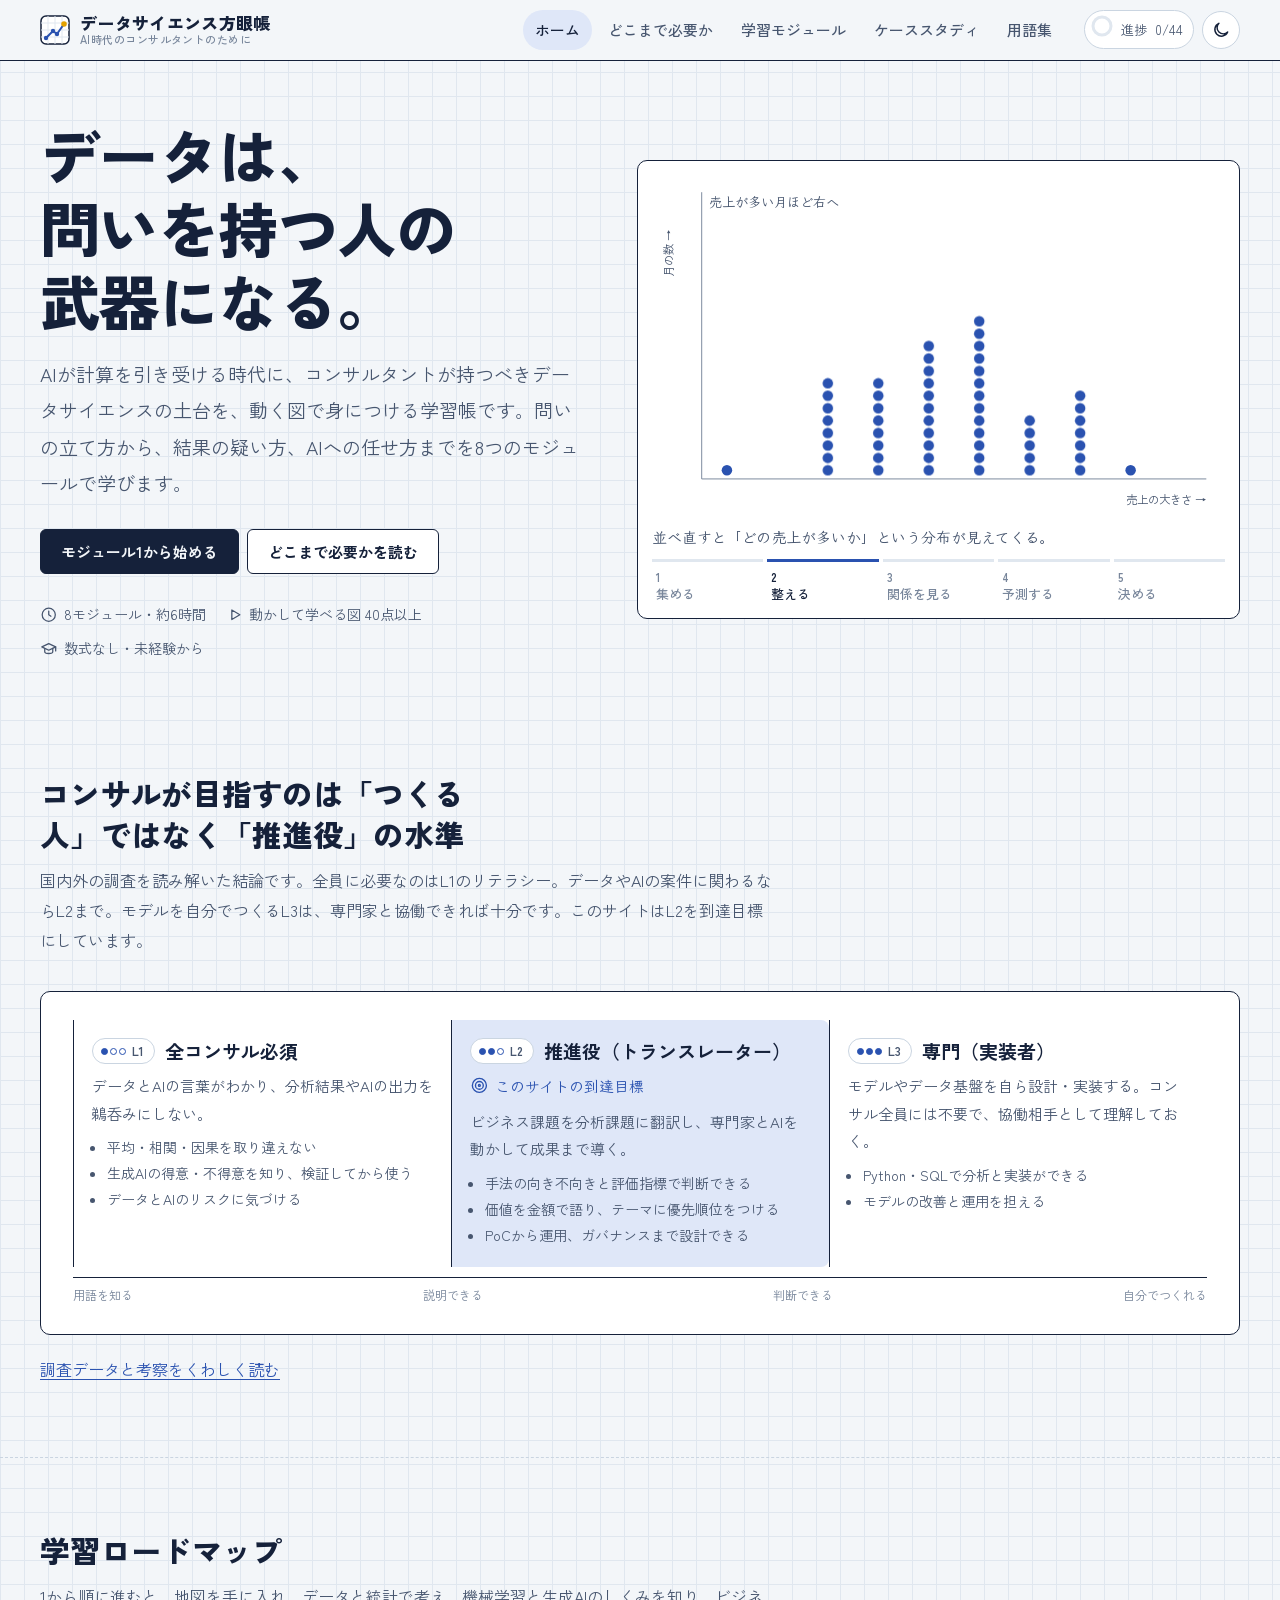
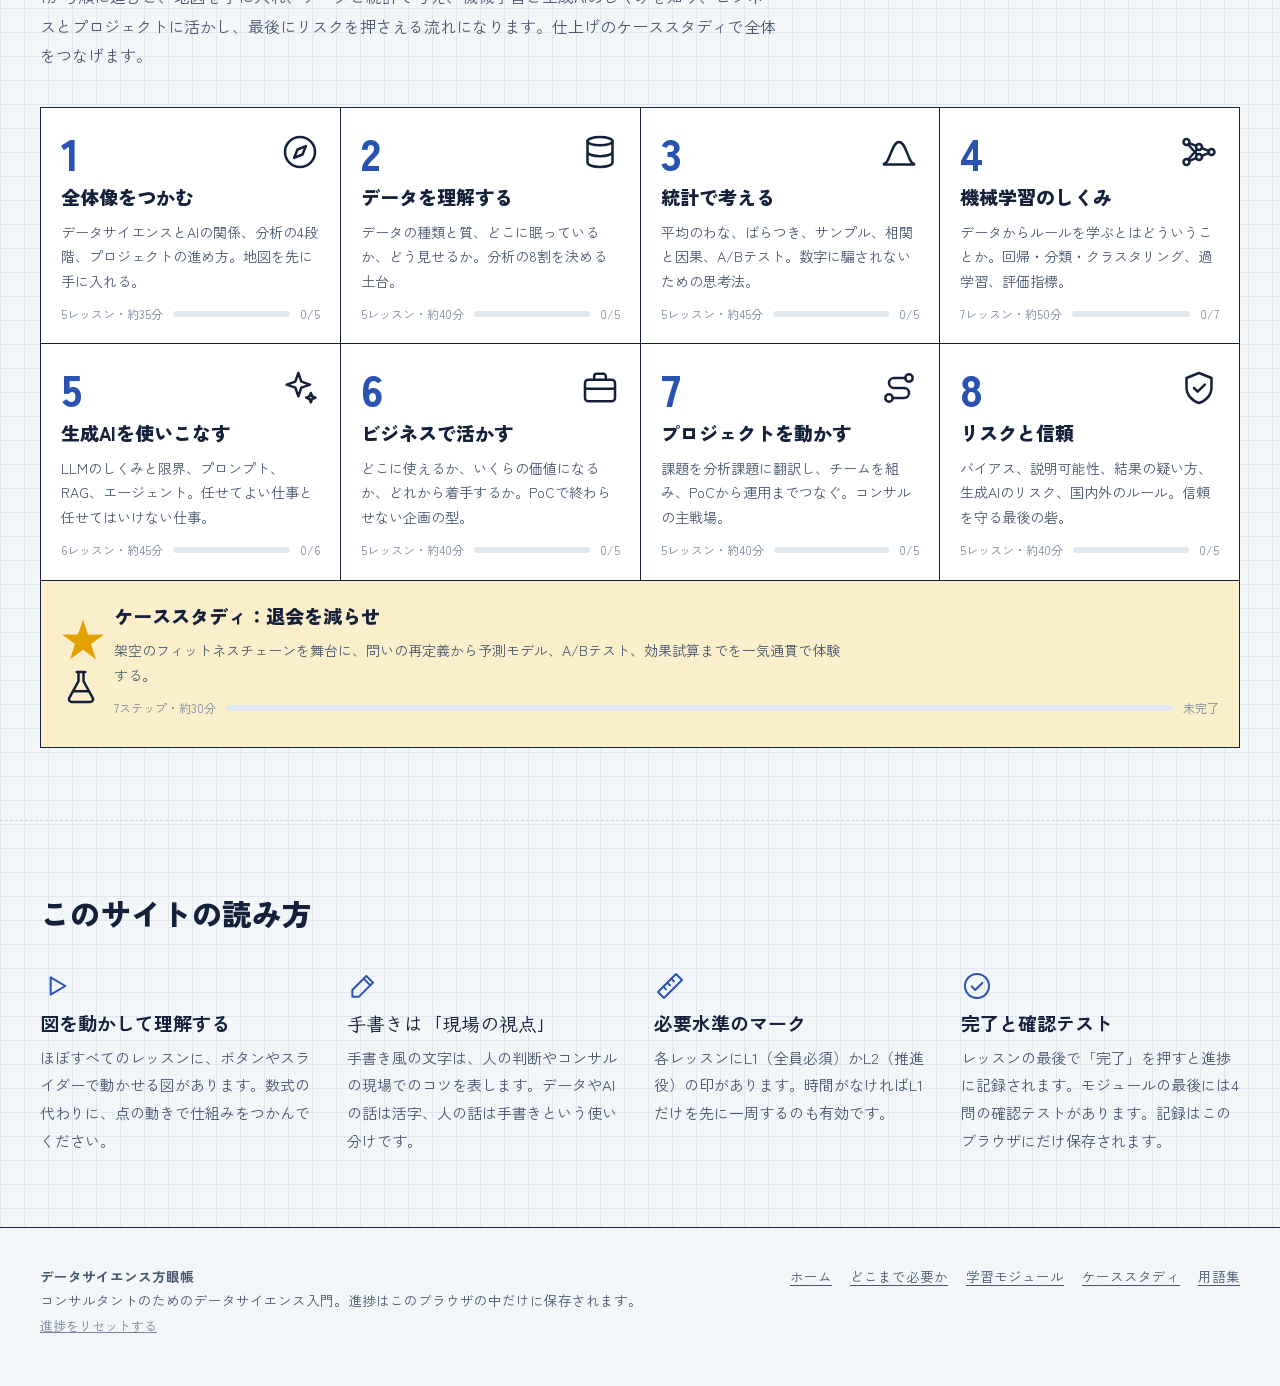
<file: index.html>
<!doctype html>
<html lang="ja">
<head>
<meta charset="utf-8">
<meta name="viewport" content="width=device-width, initial-scale=1, viewport-fit=cover">
<title>データサイエンス方眼帳</title>
<meta name="description" content="AI時代のコンサルタントのためのデータサイエンス学習サイト。動く図で、問いの立て方から結果の疑い方、AIへの任せ方までを学ぶ。">
<meta name="ds-page" content="home">
<link rel="preconnect" href="https://fonts.googleapis.com">
<link rel="preconnect" href="https://fonts.gstatic.com" crossorigin>
<link rel="stylesheet" href="https://fonts.googleapis.com/css2?family=Klee+One:wght@400;600&family=Zen+Kaku+Gothic+New:wght@400;500;700;900&display=swap">
<link rel="stylesheet" href="assets/css/style.css">
</head>
<body>
<div data-site-header></div>
<main id="main">

  <section class="hero wrap">
    <div class="hero__grid">
      <div>
        <h1><span class="hero__line">データは、</span><span class="hero__line">問いを持つ人の</span><span class="hero__line">武器になる。</span></h1>
        <p class="lead">AIが計算を引き受ける時代に、コンサルタントが持つべきデータサイエンスの土台を、動く図で身につける学習帳です。問いの立て方から、結果の疑い方、AIへの任せ方までを8つのモジュールで学びます。</p>
        <div class="btn-row">
          <a class="btn btn--primary" href="modules/m1.html">モジュール1から始める</a>
          <a class="btn" href="insight.html">どこまで必要かを読む</a>
        </div>
        <div class="hero__meta">
          <span><svg class="icon" aria-hidden="true"><use href="#i-clock"/></svg>8モジュール・約6時間</span>
          <span><svg class="icon" aria-hidden="true"><use href="#i-play"/></svg>動かして学べる図 40点以上</span>
          <span><svg class="icon" aria-hidden="true"><use href="#i-cap"/></svg>数式なし・未経験から</span>
        </div>
      </div>
      <div class="hero-viz" data-widget="hero">
        <div class="hero-viz__stage"></div>
        <p class="hero-viz__caption" aria-live="polite"></p>
        <div class="stepper" role="group" aria-label="データが意思決定になるまでの段階"></div>
      </div>
    </div>
  </section>

  <section class="section wrap" id="levels">
    <div class="section__head">
      <h2>コンサルが目指すのは「つくる人」ではなく「推進役」の水準</h2>
      <p>国内外の調査を読み解いた結論です。全員に必要なのはL1のリテラシー。データやAIの案件に関わるならL2まで。モデルを自分でつくるL3は、専門家と協働できれば十分です。このサイトはL2を到達目標にしています。</p>
    </div>
    <div class="ruler">
      <div class="ruler__scale">
        <div class="ruler__cell">
          <h3><span class="level level--1"><i><b></b><b></b><b></b></i>L1</span>全コンサル必須</h3>
          <p>データとAIの言葉がわかり、分析結果やAIの出力を鵜呑みにしない。</p>
          <ul>
            <li>平均・相関・因果を取り違えない</li>
            <li>生成AIの得意・不得意を知り、検証してから使う</li>
            <li>データとAIのリスクに気づける</li>
          </ul>
        </div>
        <div class="ruler__cell is-target">
          <h3><span class="level level--2"><i><b></b><b></b><b></b></i>L2</span>推進役（トランスレーター）</h3>
          <span class="ruler__target"><svg class="icon" aria-hidden="true"><use href="#i-target"/></svg>このサイトの到達目標</span>
          <p>ビジネス課題を分析課題に翻訳し、専門家とAIを動かして成果まで導く。</p>
          <ul>
            <li>手法の向き不向きと評価指標で判断できる</li>
            <li>価値を金額で語り、テーマに優先順位をつける</li>
            <li>PoCから運用、ガバナンスまで設計できる</li>
          </ul>
        </div>
        <div class="ruler__cell">
          <h3><span class="level level--3"><i><b></b><b></b><b></b></i>L3</span>専門（実装者）</h3>
          <p>モデルやデータ基盤を自ら設計・実装する。コンサル全員には不要で、協働相手として理解しておく。</p>
          <ul>
            <li>Python・SQLで分析と実装ができる</li>
            <li>モデルの改善と運用を担える</li>
          </ul>
        </div>
      </div>
      <div class="ruler__ticks"><span>用語を知る</span><span>説明できる</span><span>判断できる</span><span>自分でつくれる</span></div>
    </div>
    <p style="margin-top:20px"><a href="insight.html">調査データと考察をくわしく読む</a></p>
  </section>

  <section class="section wrap" id="roadmap">
    <div class="section__head">
      <h2>学習ロードマップ</h2>
      <p>1から順に進むと、地図を手に入れ、データと統計で考え、機械学習と生成AIのしくみを知り、ビジネスとプロジェクトに活かし、最後にリスクを押さえる流れになります。仕上げのケーススタディで全体をつなげます。</p>
    </div>
    <div class="roadmap" data-roadmap></div>
  </section>

  <section class="section wrap">
    <div class="section__head">
      <h2>このサイトの読み方</h2>
    </div>
    <div class="howto">
      <div class="howto__item">
        <svg class="icon" aria-hidden="true"><use href="#i-play"/></svg>
        <h3>図を動かして理解する</h3>
        <p>ほぼすべてのレッスンに、ボタンやスライダーで動かせる図があります。数式の代わりに、点の動きで仕組みをつかんでください。</p>
      </div>
      <div class="howto__item">
        <svg class="icon" aria-hidden="true"><use href="#i-pen"/></svg>
        <h3 class="hand">手書きは「現場の視点」</h3>
        <p>手書き風の文字は、人の判断やコンサルの現場でのコツを表します。データやAIの話は活字、人の話は手書きという使い分けです。</p>
      </div>
      <div class="howto__item">
        <svg class="icon" aria-hidden="true"><use href="#i-ruler"/></svg>
        <h3>必要水準のマーク</h3>
        <p>各レッスンにL1（全員必須）かL2（推進役）の印があります。時間がなければL1だけを先に一周するのも有効です。</p>
      </div>
      <div class="howto__item">
        <svg class="icon" aria-hidden="true"><use href="#i-check-circle"/></svg>
        <h3>完了と確認テスト</h3>
        <p>レッスンの最後で「完了」を押すと進捗に記録されます。モジュールの最後には4問の確認テストがあります。記録はこのブラウザにだけ保存されます。</p>
      </div>
    </div>
  </section>

</main>
<div data-site-footer></div>
<script src="assets/js/icons.js"></script>
<script src="assets/js/curriculum.js"></script>
<script src="assets/js/core.js"></script>
<script src="assets/js/viz-foundations.js"></script>
</body>
</html>
</file>
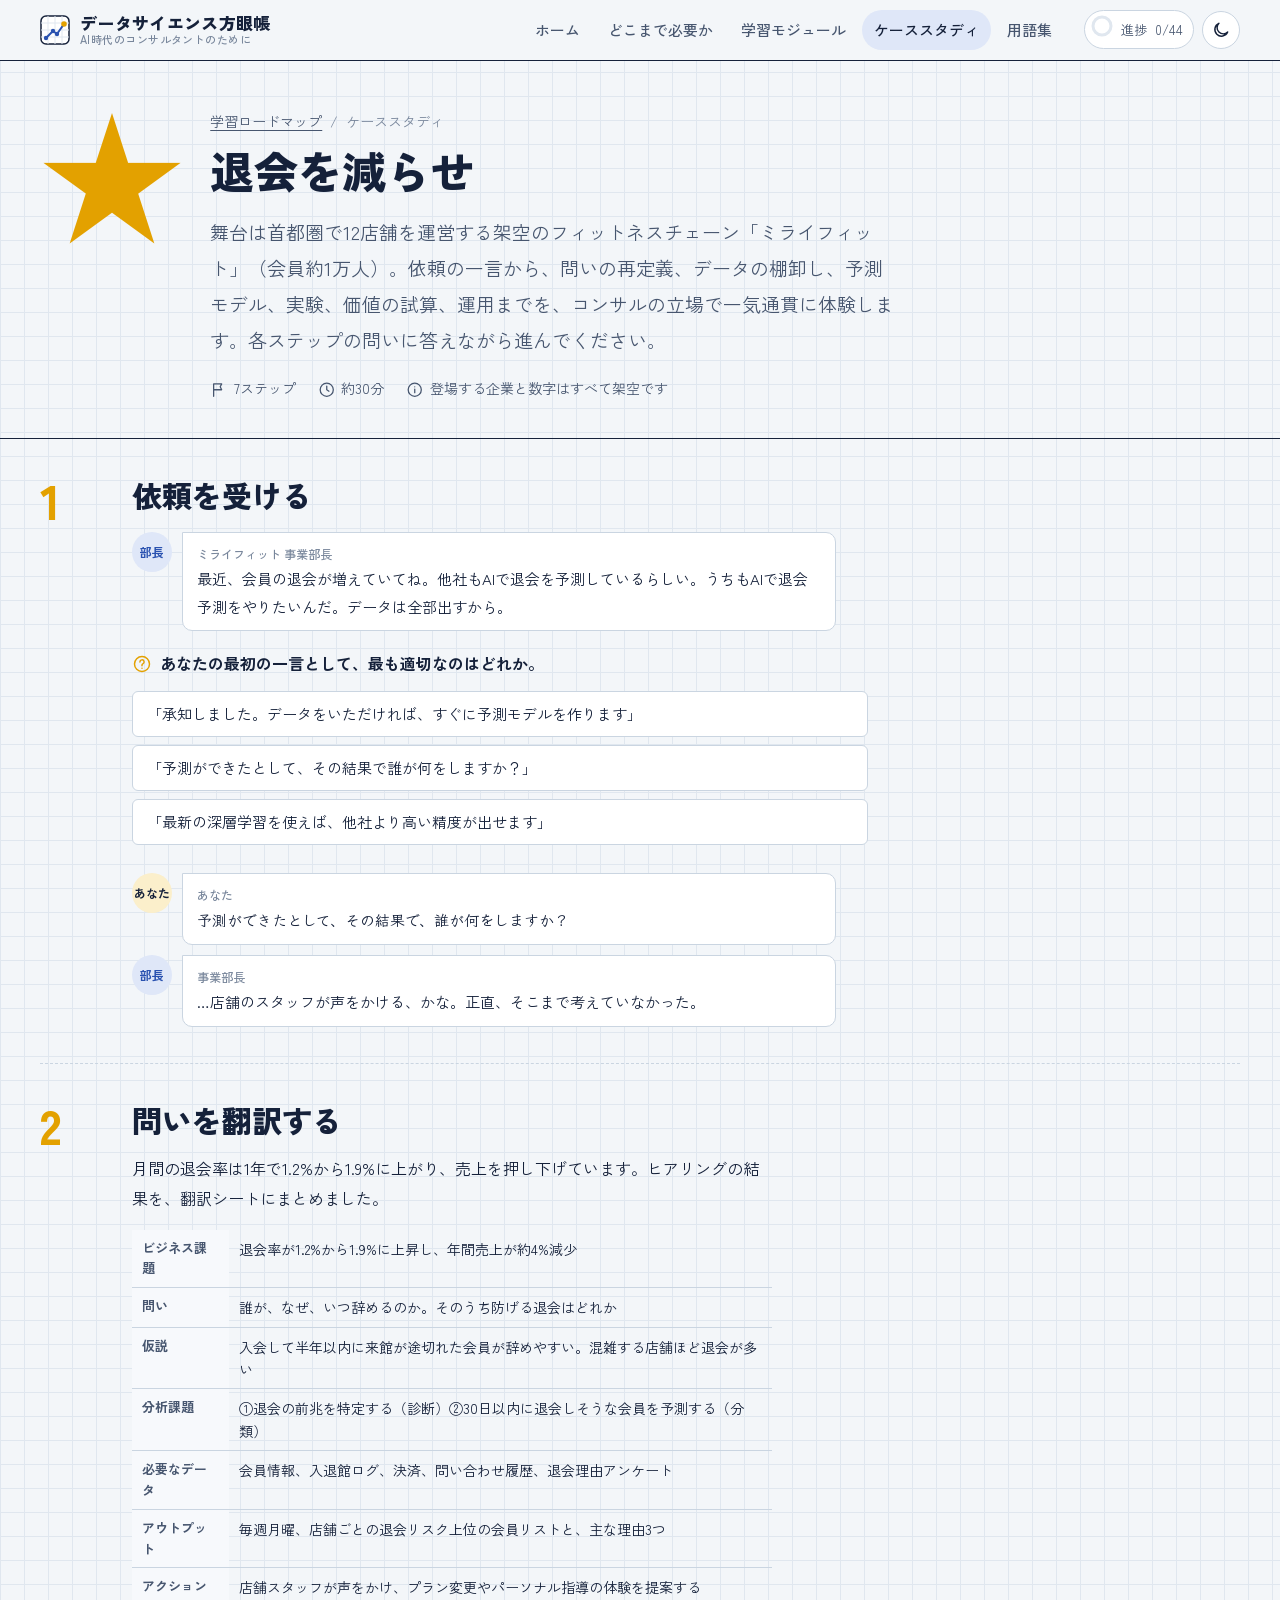
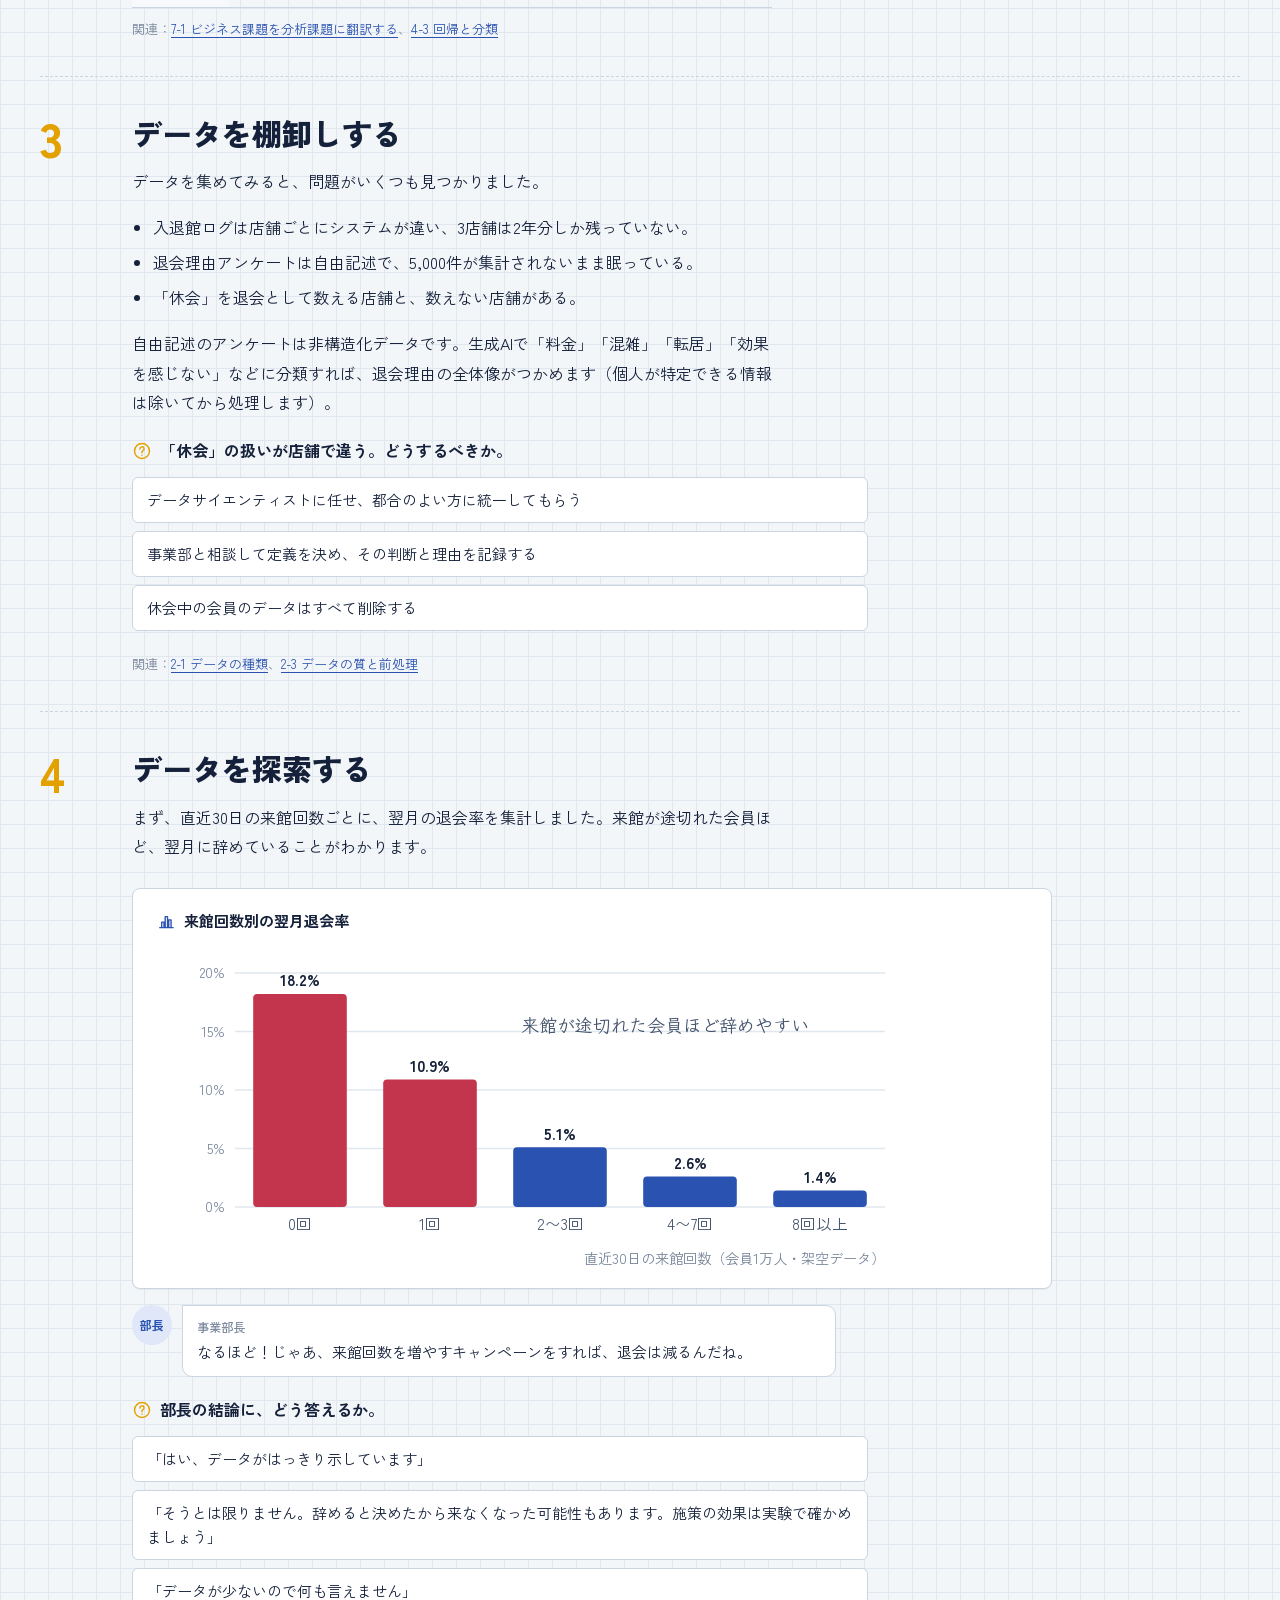
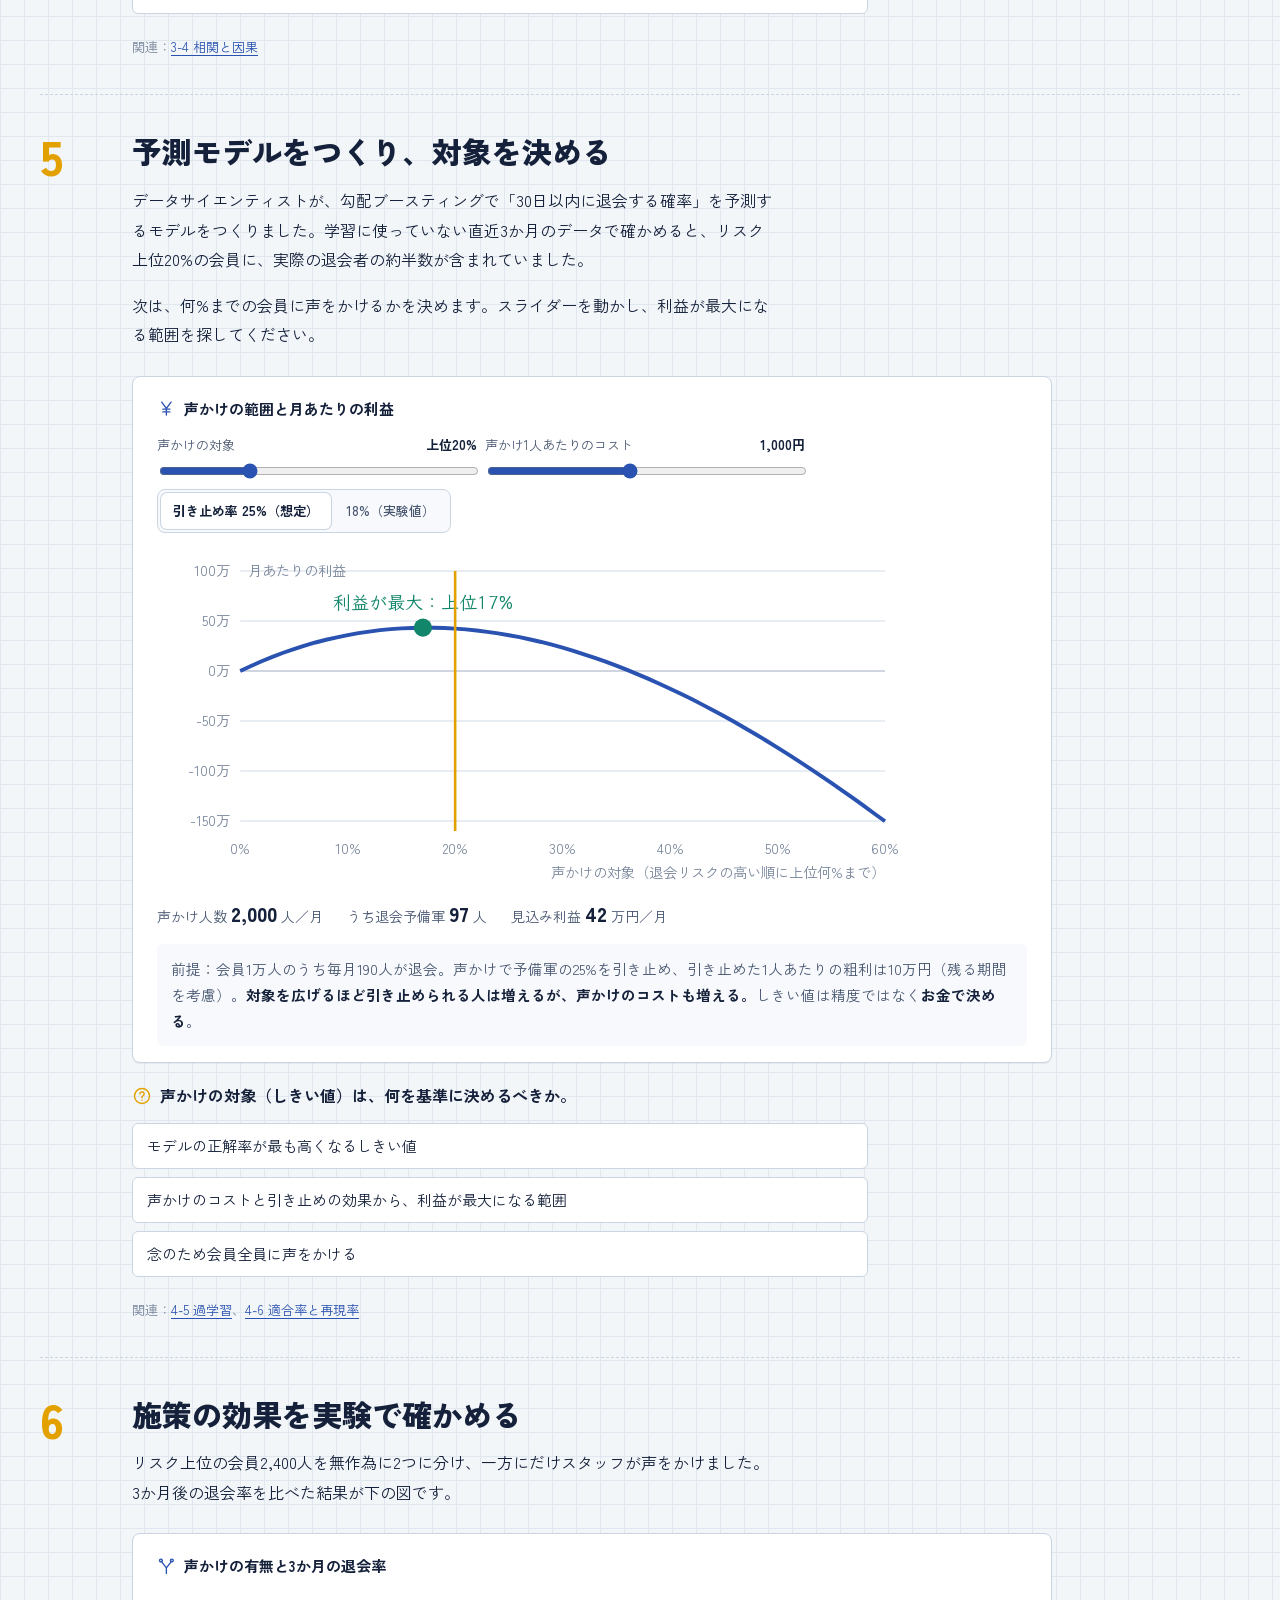
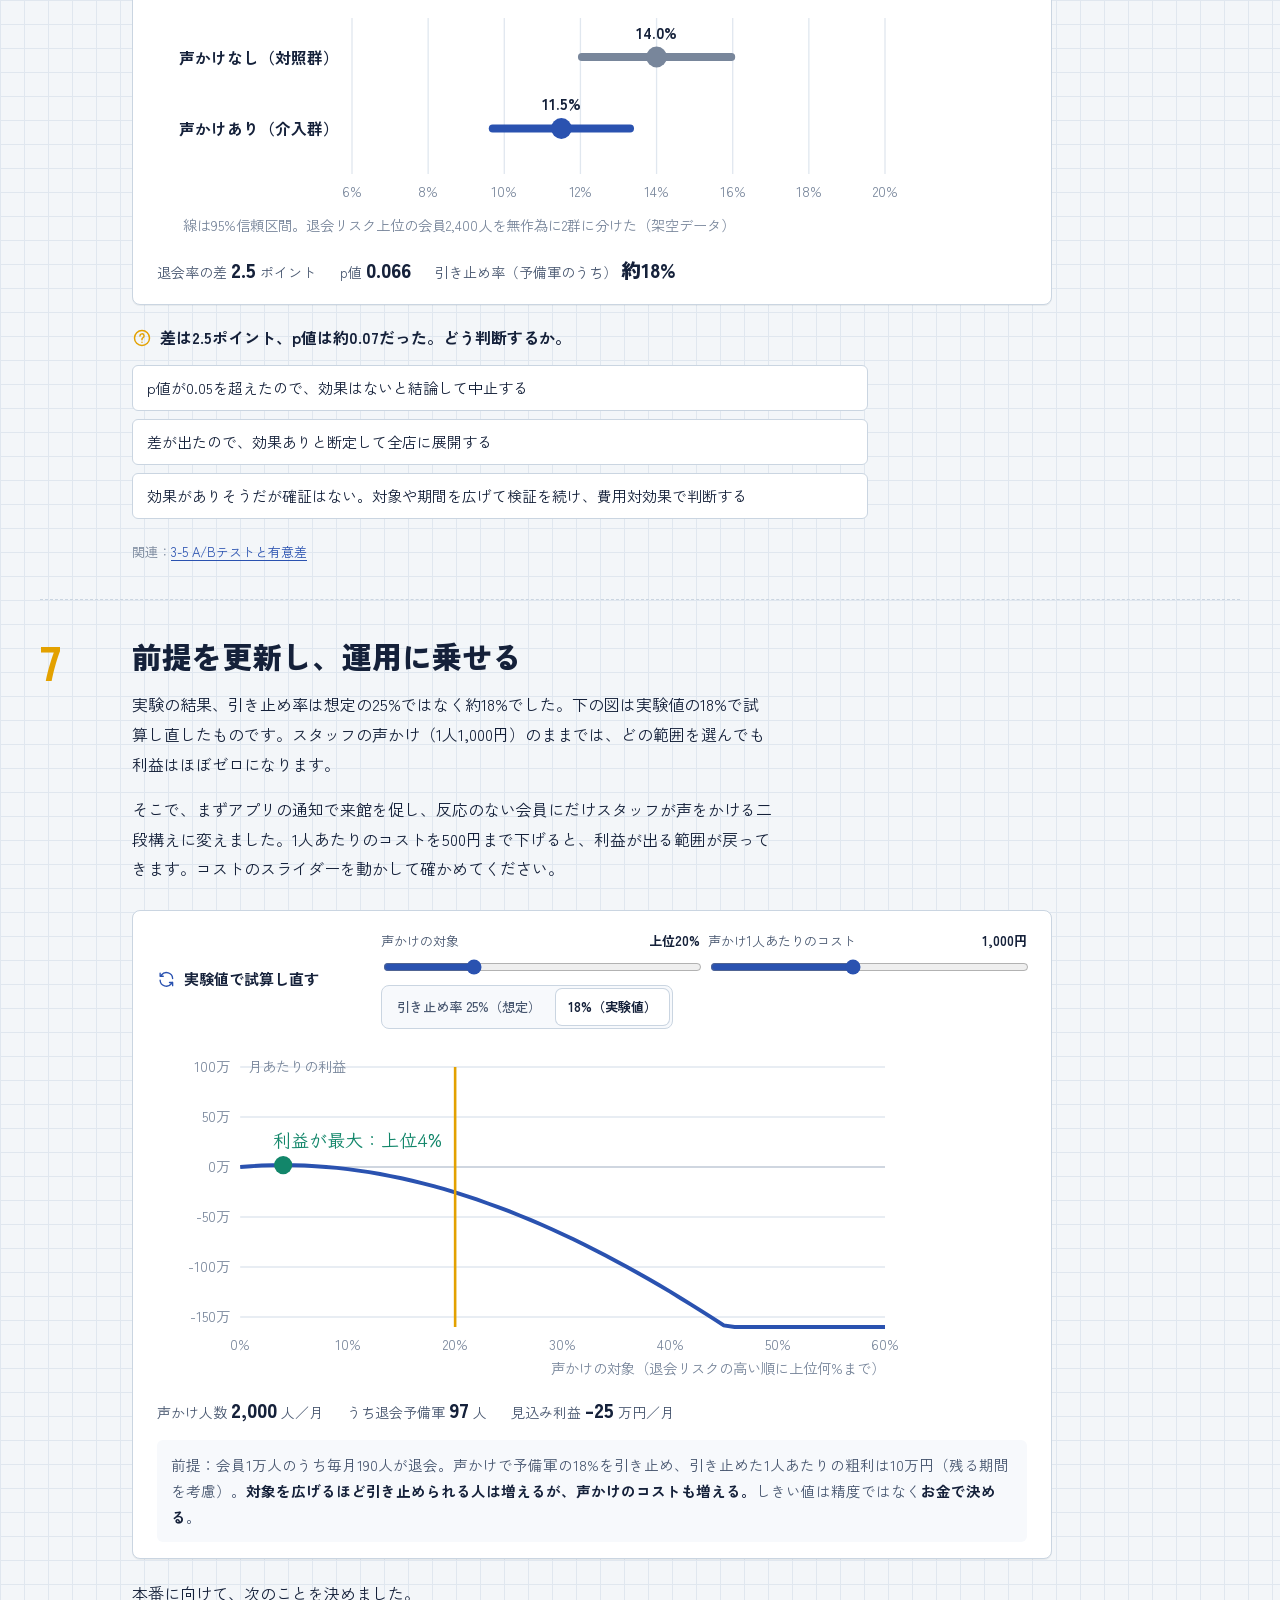
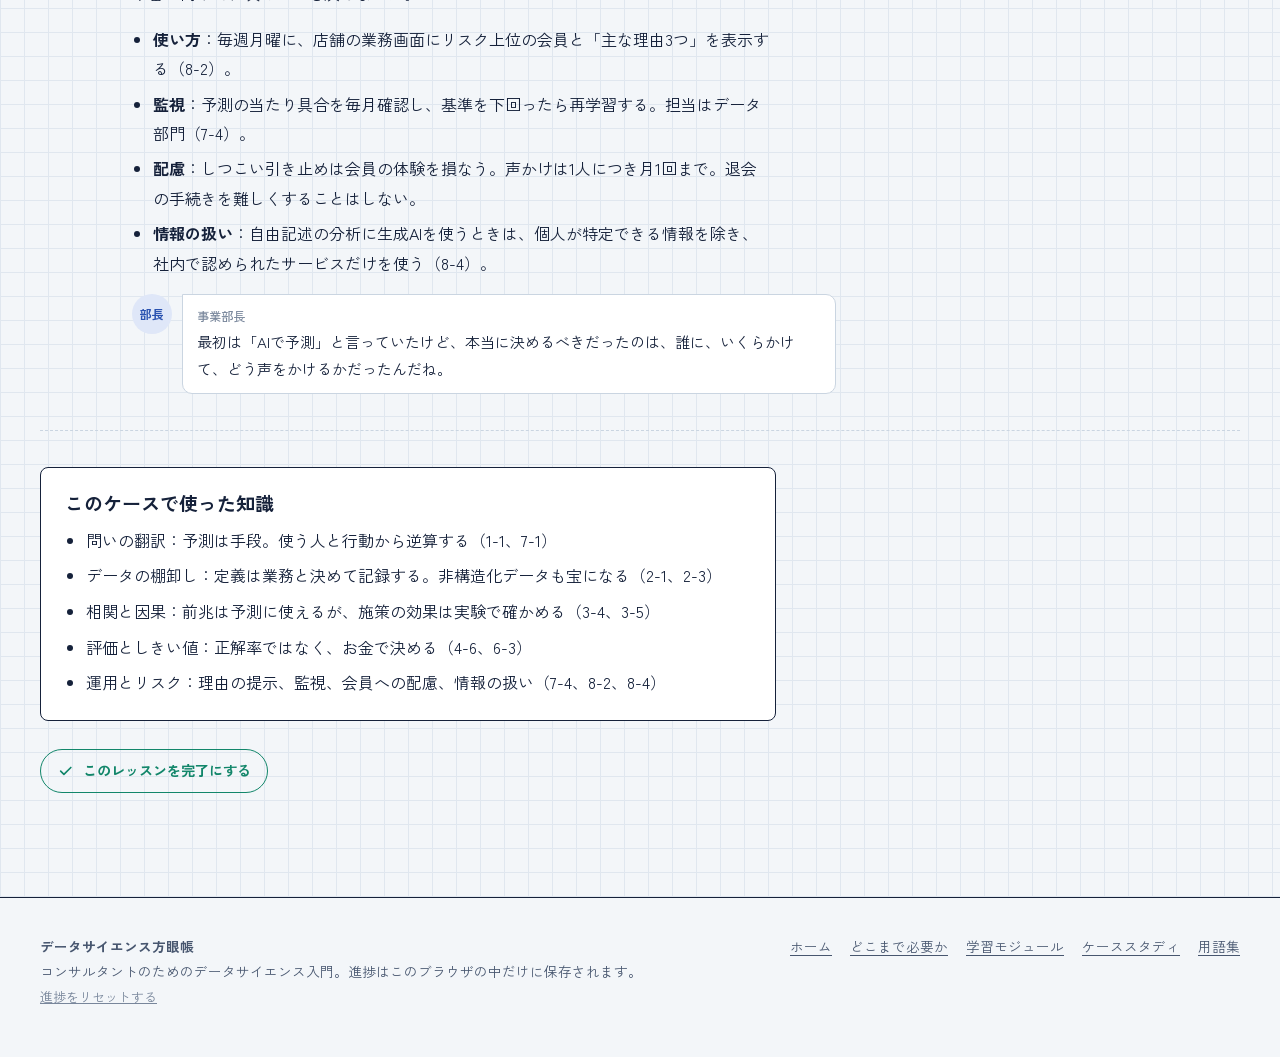
<file: case.html>
<!doctype html>
<html lang="ja">
<head>
<meta charset="utf-8">
<meta name="viewport" content="width=device-width, initial-scale=1, viewport-fit=cover">
<title>ケーススタディ：退会を減らせ｜データサイエンス方眼帳</title>
<meta name="ds-page" content="case">
<link rel="preconnect" href="https://fonts.googleapis.com">
<link rel="preconnect" href="https://fonts.gstatic.com" crossorigin>
<link rel="stylesheet" href="https://fonts.googleapis.com/css2?family=Klee+One:wght@400;600&family=Zen+Kaku+Gothic+New:wght@400;500;700;900&display=swap">
<link rel="stylesheet" href="assets/css/style.css">
</head>
<body>
<div data-site-header></div>
<main id="main">

  <section class="mod-hero">
    <div class="wrap mod-hero__grid">
      <div class="mod-hero__no" aria-hidden="true" style="color:var(--yamabuki)">★</div>
      <div>
        <p class="mod-hero__crumb"><a href="index.html#roadmap">学習ロードマップ</a><span>/</span><span>ケーススタディ</span></p>
        <h1>退会を減らせ</h1>
        <p class="lead">舞台は首都圏で12店舗を運営する架空のフィットネスチェーン「ミライフィット」（会員約1万人）。依頼の一言から、問いの再定義、データの棚卸し、予測モデル、実験、価値の試算、運用までを、コンサルの立場で一気通貫に体験します。各ステップの問いに答えながら進んでください。</p>
        <div class="mod-hero__facts">
          <span><svg class="icon" aria-hidden="true"><use href="#i-flag"/></svg>7ステップ</span>
          <span><svg class="icon" aria-hidden="true"><use href="#i-clock"/></svg>約30分</span>
          <span><svg class="icon" aria-hidden="true"><use href="#i-info"/></svg>登場する企業と数字はすべて架空です</span>
        </div>
      </div>
    </div>
  </section>

  <div class="wrap case-steps">

    <section class="case-step" id="s1">
      <span class="case-step__no">1</span>
      <div>
        <h2>依頼を受ける</h2>
        <div class="dialog">
          <div class="say"><span class="say__who">部長</span><p class="say__text"><small>ミライフィット 事業部長</small>最近、会員の退会が増えていてね。他社もAIで退会を予測しているらしい。うちもAIで退会予測をやりたいんだ。データは全部出すから。</p></div>
        </div>
        <div class="choice" data-widget="choice"><script type="application/json">{"q":"あなたの最初の一言として、最も適切なのはどれか。","o":[
          {"t":"「承知しました。データをいただければ、すぐに予測モデルを作ります」","ok":false,"fb":"目的と使い道が決まらないまま作ると、精度は高いのに誰も使わないモデルになりがちです（1-1、7-1）。"},
          {"t":"「予測ができたとして、その結果で誰が何をしますか？」","ok":true,"fb":"予測は手段です。結果を使う人と行動が決まれば、何を・いつ・どの精度で予測すべきかが決まります。"},
          {"t":"「最新の深層学習を使えば、他社より高い精度が出せます」","ok":false,"fb":"手法の話は最後です。会員データのような表形式データなら、深層学習が最適とも限りません（4-7）。"}
        ]}</script></div>
        <div class="dialog">
          <div class="say say--you"><span class="say__who">あなた</span><p class="say__text"><small>あなた</small>予測ができたとして、その結果で、誰が何をしますか？</p></div>
          <div class="say"><span class="say__who">部長</span><p class="say__text"><small>事業部長</small>…店舗のスタッフが声をかける、かな。正直、そこまで考えていなかった。</p></div>
        </div>
      </div>
    </section>

    <section class="case-step" id="s2">
      <span class="case-step__no">2</span>
      <div>
        <h2>問いを翻訳する</h2>
        <div class="prose">
          <p>月間の退会率は1年で1.2%から1.9%に上がり、売上を押し下げています。ヒアリングの結果を、翻訳シートにまとめました。</p>
          <div class="tbl-wrap">
            <table class="tbl">
              <tbody>
                <tr><th>ビジネス課題</th><td>退会率が1.2%から1.9%に上昇し、年間売上が約4%減少</td></tr>
                <tr><th>問い</th><td>誰が、なぜ、いつ辞めるのか。そのうち防げる退会はどれか</td></tr>
                <tr><th>仮説</th><td>入会して半年以内に来館が途切れた会員が辞めやすい。混雑する店舗ほど退会が多い</td></tr>
                <tr><th>分析課題</th><td>①退会の前兆を特定する（診断）②30日以内に退会しそうな会員を予測する（分類）</td></tr>
                <tr><th>必要なデータ</th><td>会員情報、入退館ログ、決済、問い合わせ履歴、退会理由アンケート</td></tr>
                <tr><th>アウトプット</th><td>毎週月曜、店舗ごとの退会リスク上位の会員リストと、主な理由3つ</td></tr>
                <tr><th>アクション</th><td>店舗スタッフが声をかけ、プラン変更やパーソナル指導の体験を提案する</td></tr>
              </tbody>
            </table>
          </div>
        </div>
        <p class="fig__note">関連：<a href="modules/m7.html#l7-1">7-1 ビジネス課題を分析課題に翻訳する</a>、<a href="modules/m4.html#l4-3">4-3 回帰と分類</a></p>
      </div>
    </section>

    <section class="case-step" id="s3">
      <span class="case-step__no">3</span>
      <div>
        <h2>データを棚卸しする</h2>
        <div class="prose">
          <p>データを集めてみると、問題がいくつも見つかりました。</p>
          <ul>
            <li>入退館ログは店舗ごとにシステムが違い、3店舗は2年分しか残っていない。</li>
            <li>退会理由アンケートは自由記述で、5,000件が集計されないまま眠っている。</li>
            <li>「休会」を退会として数える店舗と、数えない店舗がある。</li>
          </ul>
          <p>自由記述のアンケートは非構造化データです。生成AIで「料金」「混雑」「転居」「効果を感じない」などに分類すれば、退会理由の全体像がつかめます（個人が特定できる情報は除いてから処理します）。</p>
        </div>
        <div class="choice" data-widget="choice"><script type="application/json">{"q":"「休会」の扱いが店舗で違う。どうするべきか。","o":[
          {"t":"データサイエンティストに任せ、都合のよい方に統一してもらう","ok":false,"fb":"定義は業務の判断です。分析者だけで決めると、後で数字の意味が食い違います（2-3）。"},
          {"t":"事業部と相談して定義を決め、その判断と理由を記録する","ok":true,"fb":"休会を含めるかで退会率も予測の対象も変わります。業務側と決めて記録に残せば、後から検証できます。"},
          {"t":"休会中の会員のデータはすべて削除する","ok":false,"fb":"休会は退会の前兆かもしれません。重要な情報を捨ててしまう可能性があります。"}
        ]}</script></div>
        <p class="fig__note">関連：<a href="modules/m2.html#l2-1">2-1 データの種類</a>、<a href="modules/m2.html#l2-3">2-3 データの質と前処理</a></p>
      </div>
    </section>

    <section class="case-step" id="s4">
      <span class="case-step__no">4</span>
      <div>
        <h2>データを探索する</h2>
        <div class="prose">
          <p>まず、直近30日の来館回数ごとに、翌月の退会率を集計しました。来館が途切れた会員ほど、翌月に辞めていることがわかります。</p>
        </div>
        <figure class="fig" data-widget="case-churn" data-title="来館回数別の翌月退会率" data-icon="chart-bar"></figure>
        <div class="dialog">
          <div class="say"><span class="say__who">部長</span><p class="say__text"><small>事業部長</small>なるほど！じゃあ、来館回数を増やすキャンペーンをすれば、退会は減るんだね。</p></div>
        </div>
        <div class="choice" data-widget="choice"><script type="application/json">{"q":"部長の結論に、どう答えるか。","o":[
          {"t":"「はい、データがはっきり示しています」","ok":false,"fb":"これは相関です。辞めると決めた人が来なくなっている（逆の因果）可能性があります（3-4）。"},
          {"t":"「そうとは限りません。辞めると決めたから来なくなった可能性もあります。施策の効果は実験で確かめましょう」","ok":true,"fb":"相関から施策の効果は言えません。ただし来館の減少は「退会の前兆」としては使えるので、予測には役立ちます。"},
          {"t":"「データが少ないので何も言えません」","ok":false,"fb":"会員1万人分のデータがあり、傾向ははっきりしています。言えることと言えないことを分けるのが大切です。"}
        ]}</script></div>
        <p class="fig__note">関連：<a href="modules/m3.html#l3-4">3-4 相関と因果</a></p>
      </div>
    </section>

    <section class="case-step" id="s5">
      <span class="case-step__no">5</span>
      <div>
        <h2>予測モデルをつくり、対象を決める</h2>
        <div class="prose">
          <p>データサイエンティストが、勾配ブースティングで「30日以内に退会する確率」を予測するモデルをつくりました。学習に使っていない直近3か月のデータで確かめると、リスク上位20%の会員に、実際の退会者の約半数が含まれていました。</p>
          <p>次は、何%までの会員に声をかけるかを決めます。スライダーを動かし、利益が最大になる範囲を探してください。</p>
        </div>
        <figure class="fig" data-widget="case-profit" data-title="声かけの範囲と月あたりの利益" data-icon="yen"></figure>
        <div class="choice" data-widget="choice"><script type="application/json">{"q":"声かけの対象（しきい値）は、何を基準に決めるべきか。","o":[
          {"t":"モデルの正解率が最も高くなるしきい値","ok":false,"fb":"退会は全体の2%ほどの珍しい事象です。正解率は役に立ちません（4-6）。"},
          {"t":"声かけのコストと引き止めの効果から、利益が最大になる範囲","ok":true,"fb":"しきい値はビジネスの判断です。コストや効果の前提が変われば、最適な範囲も変わります。"},
          {"t":"念のため会員全員に声をかける","ok":false,"fb":"図で上位60%まで広げると赤字になります。スタッフの負担と会員の体験も悪化します。"}
        ]}</script></div>
        <p class="fig__note">関連：<a href="modules/m4.html#l4-5">4-5 過学習</a>、<a href="modules/m4.html#l4-6">4-6 適合率と再現率</a></p>
      </div>
    </section>

    <section class="case-step" id="s6">
      <span class="case-step__no">6</span>
      <div>
        <h2>施策の効果を実験で確かめる</h2>
        <div class="prose">
          <p>リスク上位の会員2,400人を無作為に2つに分け、一方にだけスタッフが声をかけました。3か月後の退会率を比べた結果が下の図です。</p>
        </div>
        <figure class="fig" data-widget="case-ab" data-title="声かけの有無と3か月の退会率" data-icon="split"></figure>
        <div class="choice" data-widget="choice"><script type="application/json">{"q":"差は2.5ポイント、p値は約0.07だった。どう判断するか。","o":[
          {"t":"p値が0.05を超えたので、効果はないと結論して中止する","ok":false,"fb":"「有意でない」は「効果がない」という意味ではありません。差の大きさは事業的に意味がありそうです（3-5）。"},
          {"t":"差が出たので、効果ありと断定して全店に展開する","ok":false,"fb":"偶然の可能性はまだ十分に残っています。断定するには根拠が足りません。"},
          {"t":"効果がありそうだが確証はない。対象や期間を広げて検証を続け、費用対効果で判断する","ok":true,"fb":"不確かさを正直に伝え、次の検証を設計するのがよい判断です。同時に、実験で得た引き止め率で試算をやり直します。"}
        ]}</script></div>
        <p class="fig__note">関連：<a href="modules/m3.html#l3-5">3-5 A/Bテストと有意差</a></p>
      </div>
    </section>

    <section class="case-step" id="s7">
      <span class="case-step__no">7</span>
      <div>
        <h2>前提を更新し、運用に乗せる</h2>
        <div class="prose">
          <p>実験の結果、引き止め率は想定の25%ではなく約18%でした。下の図は実験値の18%で試算し直したものです。スタッフの声かけ（1人1,000円）のままでは、どの範囲を選んでも利益はほぼゼロになります。</p>
          <p>そこで、まずアプリの通知で来館を促し、反応のない会員にだけスタッフが声をかける二段構えに変えました。1人あたりのコストを500円まで下げると、利益が出る範囲が戻ってきます。コストのスライダーを動かして確かめてください。</p>
        </div>
        <figure class="fig" data-widget="case-profit" data-save="0.18" data-cost="1000" data-title="実験値で試算し直す" data-icon="refresh"></figure>
        <div class="prose" style="margin-top:20px">
          <p>本番に向けて、次のことを決めました。</p>
          <ul>
            <li><strong>使い方</strong>：毎週月曜に、店舗の業務画面にリスク上位の会員と「主な理由3つ」を表示する（8-2）。</li>
            <li><strong>監視</strong>：予測の当たり具合を毎月確認し、基準を下回ったら再学習する。担当はデータ部門（7-4）。</li>
            <li><strong>配慮</strong>：しつこい引き止めは会員の体験を損なう。声かけは1人につき月1回まで。退会の手続きを難しくすることはしない。</li>
            <li><strong>情報の扱い</strong>：自由記述の分析に生成AIを使うときは、個人が特定できる情報を除き、社内で認められたサービスだけを使う（8-4）。</li>
          </ul>
        </div>
        <div class="dialog">
          <div class="say"><span class="say__who">部長</span><p class="say__text"><small>事業部長</small>最初は「AIで予測」と言っていたけど、本当に決めるべきだったのは、誰に、いくらかけて、どう声をかけるかだったんだね。</p></div>
        </div>
      </div>
    </section>

    <section class="lesson" data-lesson="case" data-level="2" id="case-done" style="padding-top:36px">
      <div class="summary-box">
        <h3>このケースで使った知識</h3>
        <ul>
          <li>問いの翻訳：予測は手段。使う人と行動から逆算する（1-1、7-1）</li>
          <li>データの棚卸し：定義は業務と決めて記録する。非構造化データも宝になる（2-1、2-3）</li>
          <li>相関と因果：前兆は予測に使えるが、施策の効果は実験で確かめる（3-4、3-5）</li>
          <li>評価としきい値：正解率ではなく、お金で決める（4-6、6-3）</li>
          <li>運用とリスク：理由の提示、監視、会員への配慮、情報の扱い（7-4、8-2、8-4）</li>
        </ul>
      </div>
    </section>

  </div>
</main>
<div data-site-footer></div>
<script src="assets/js/icons.js"></script>
<script src="assets/js/curriculum.js"></script>
<script src="assets/js/core.js"></script>
<script src="assets/js/viz-foundations.js"></script>
<script src="assets/js/viz-ml.js"></script>
<script src="assets/js/viz-business.js"></script>
</body>
</html>
</file>
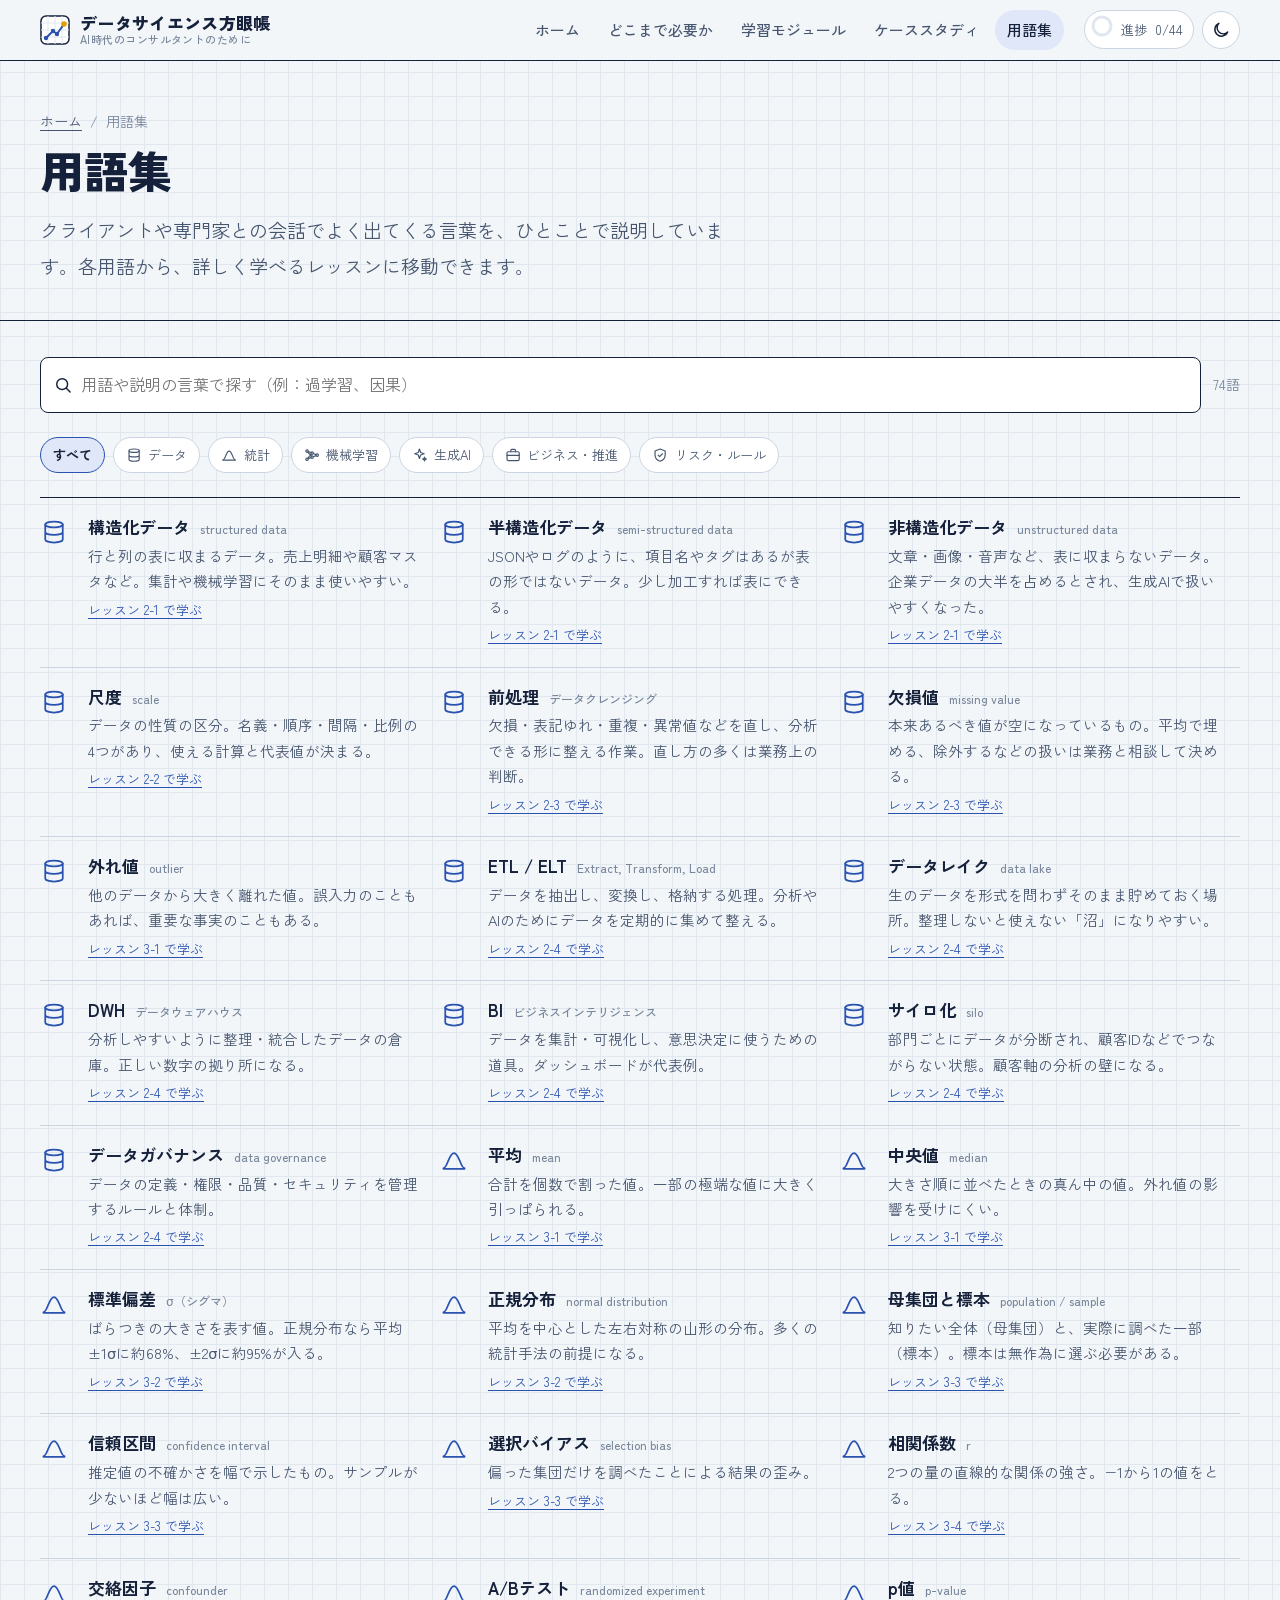
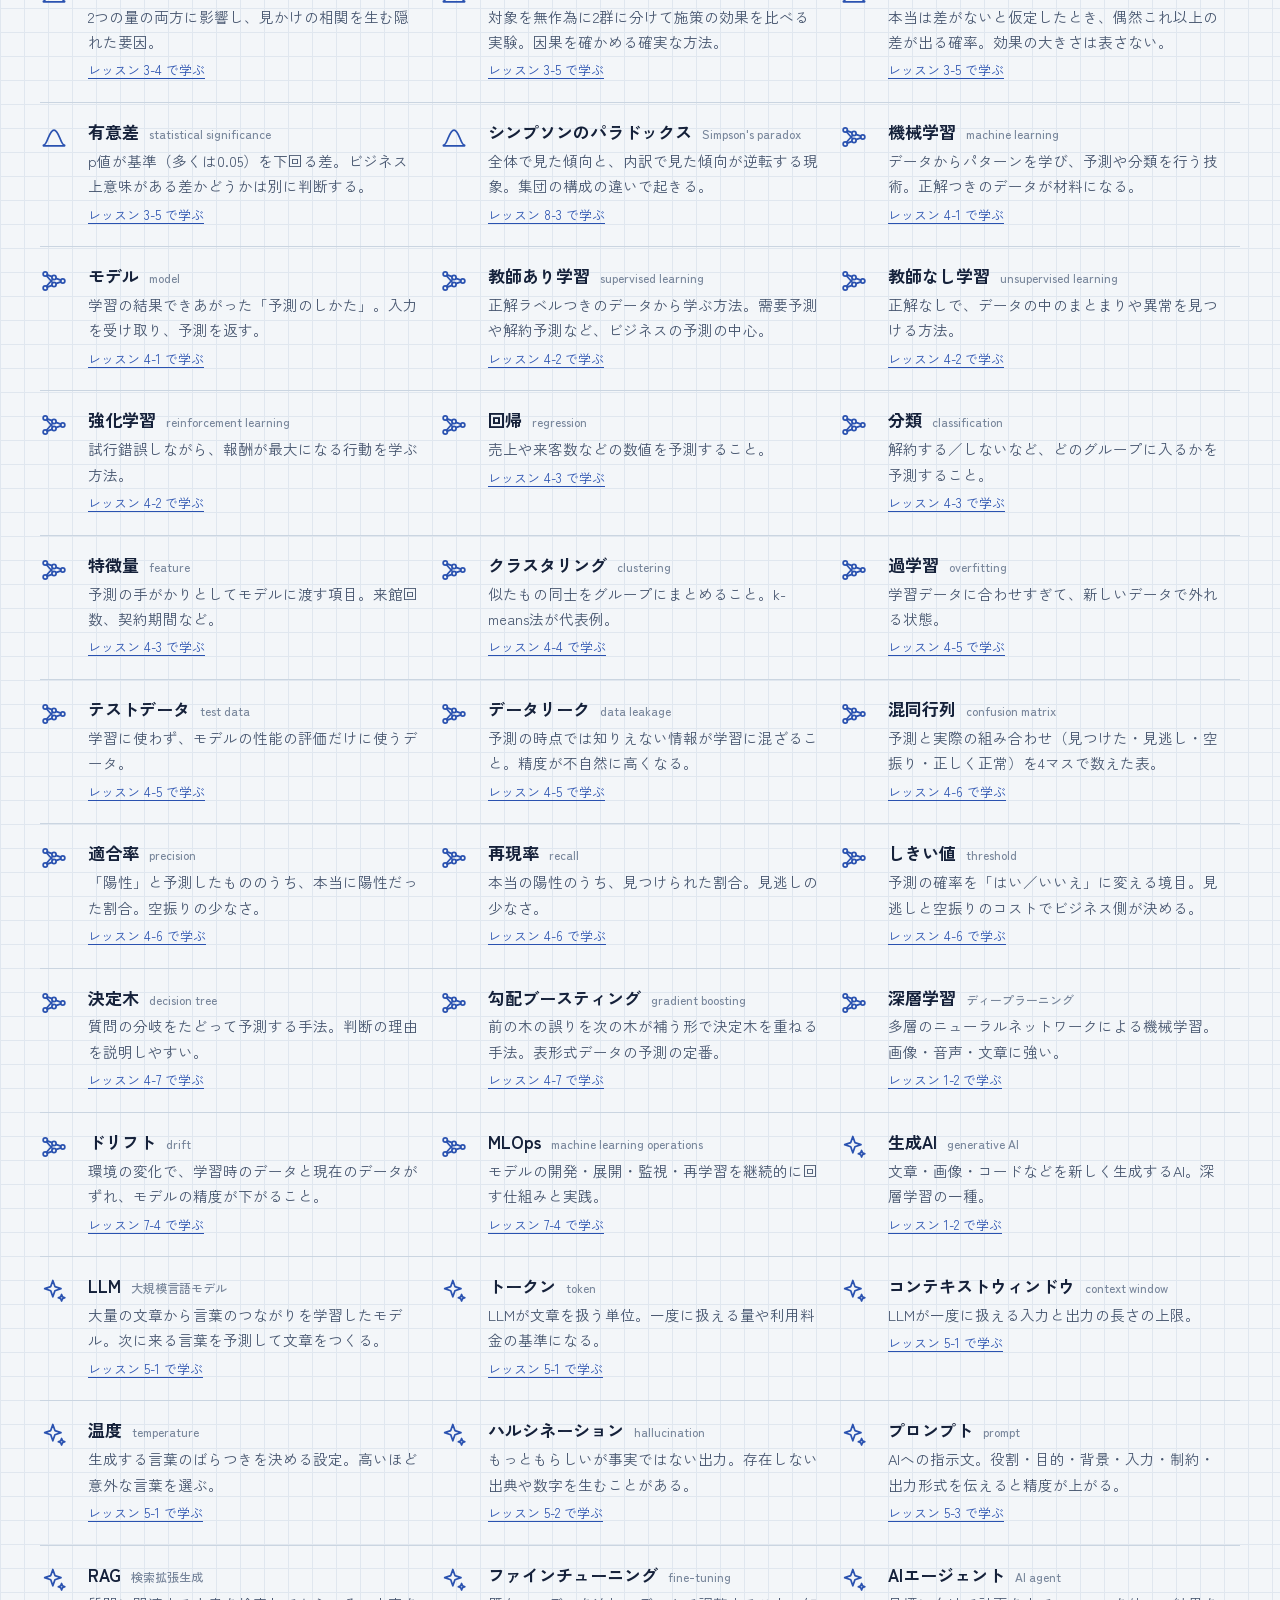
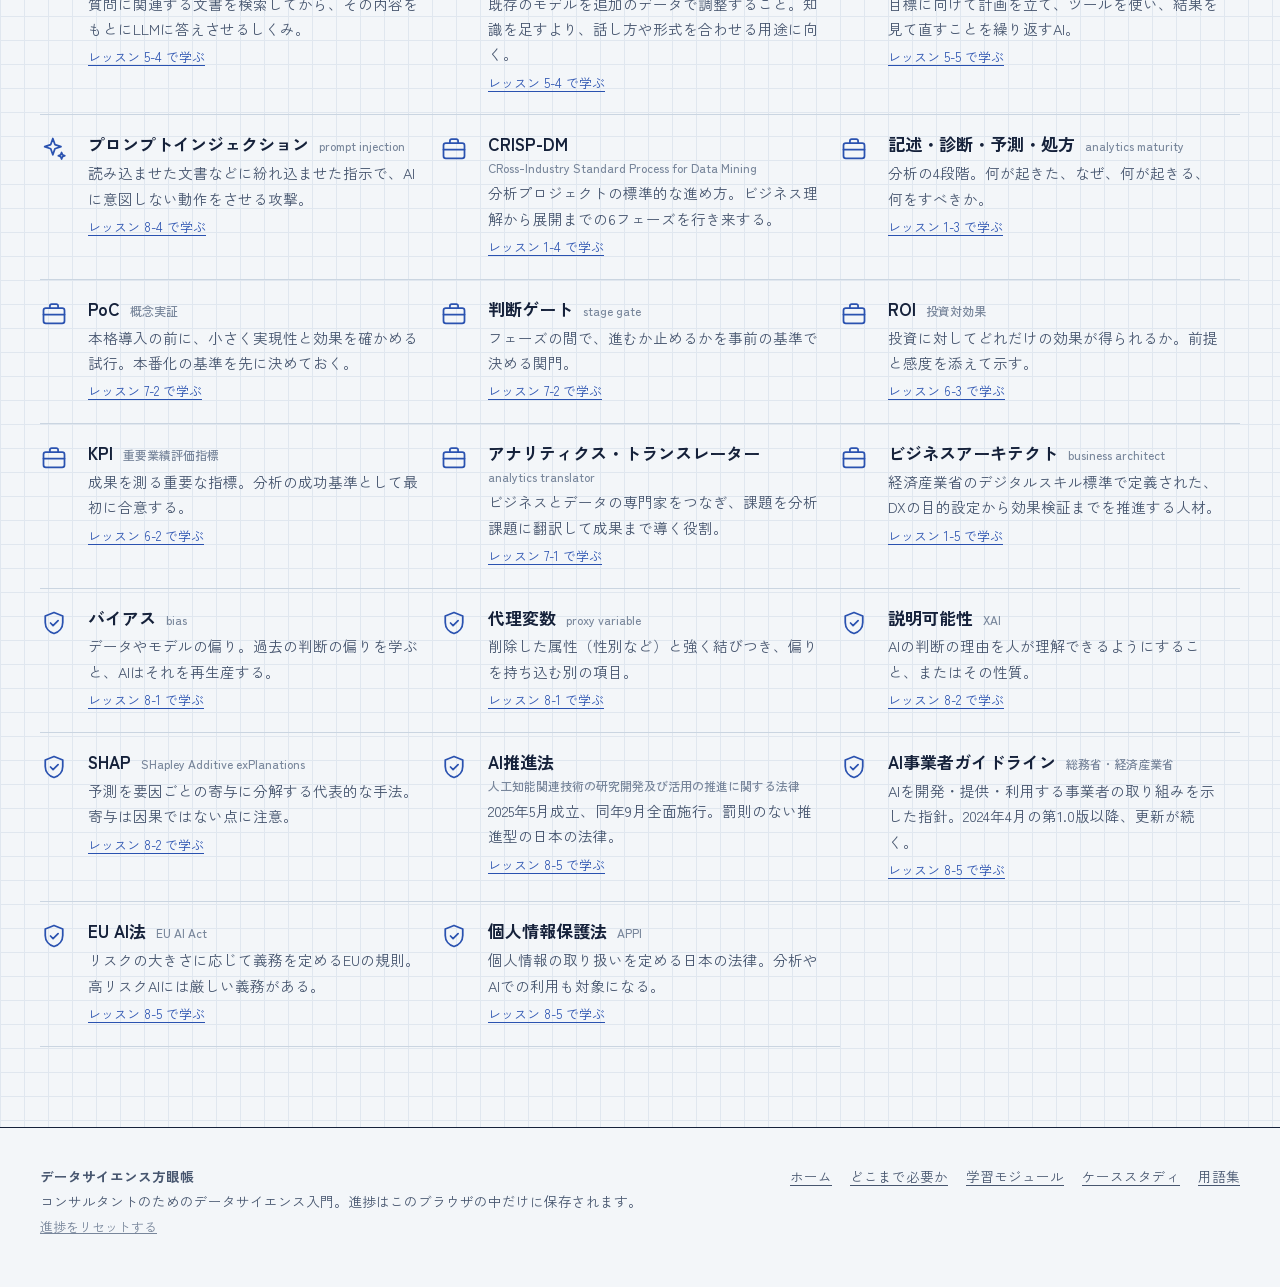
<file: glossary.html>
<!doctype html>
<html lang="ja">
<head>
<meta charset="utf-8">
<meta name="viewport" content="width=device-width, initial-scale=1, viewport-fit=cover">
<title>用語集｜データサイエンス方眼帳</title>
<meta name="ds-page" content="glossary">
<link rel="preconnect" href="https://fonts.googleapis.com">
<link rel="preconnect" href="https://fonts.gstatic.com" crossorigin>
<link rel="stylesheet" href="https://fonts.googleapis.com/css2?family=Klee+One:wght@400;600&family=Zen+Kaku+Gothic+New:wght@400;500;700;900&display=swap">
<link rel="stylesheet" href="assets/css/style.css">
</head>
<body>
<div data-site-header></div>
<main id="main">
  <section class="mod-hero">
    <div class="wrap">
      <p class="mod-hero__crumb"><a href="index.html">ホーム</a><span>/</span><span>用語集</span></p>
      <h1 style="font-size:clamp(1.875rem,4vw,2.75rem);font-weight:900;margin-top:6px">用語集</h1>
      <p class="lead" style="margin-top:12px">クライアントや専門家との会話でよく出てくる言葉を、ひとことで説明しています。各用語から、詳しく学べるレッスンに移動できます。</p>
    </div>
  </section>
  <section class="wrap" style="padding-block:36px 80px">
    <div class="gl-tools">
      <label class="gl-search" for="gl-q"><svg class="icon" aria-hidden="true"><use href="#i-search"/></svg><span class="visually-hidden">用語を探す</span><input id="gl-q" type="search" placeholder="用語や説明の言葉で探す（例：過学習、因果）" autocomplete="off"></label>
      <span data-gl-count style="color:var(--ink-3);font-size:.875rem"></span>
    </div>
    <div class="chips" data-gl-cats style="margin-bottom:24px" role="group" aria-label="カテゴリ"></div>
    <div class="gl-list" data-glossary></div>
  </section>
</main>
<div data-site-footer></div>
<script src="assets/js/icons.js"></script>
<script src="assets/js/curriculum.js"></script>
<script src="assets/js/core.js"></script>
<script src="assets/js/glossary.js"></script>
</body>
</html>
</file>
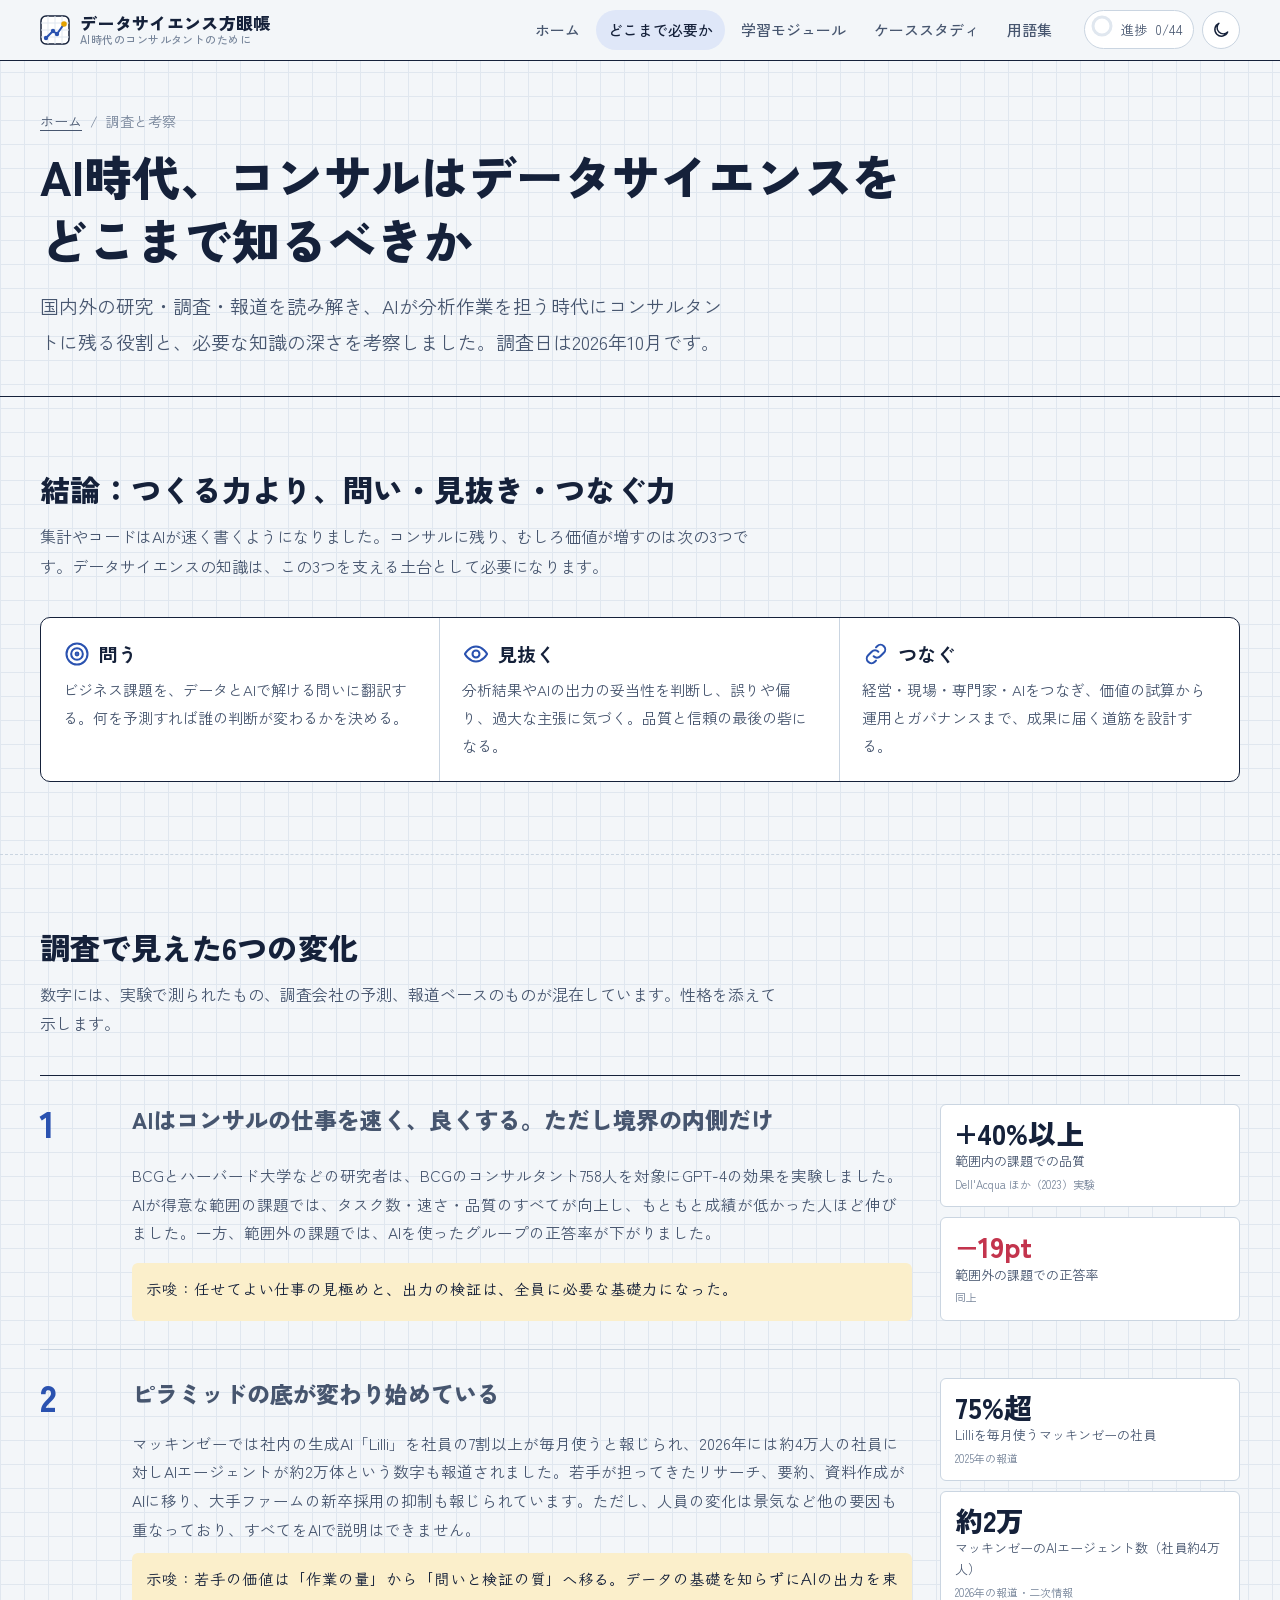
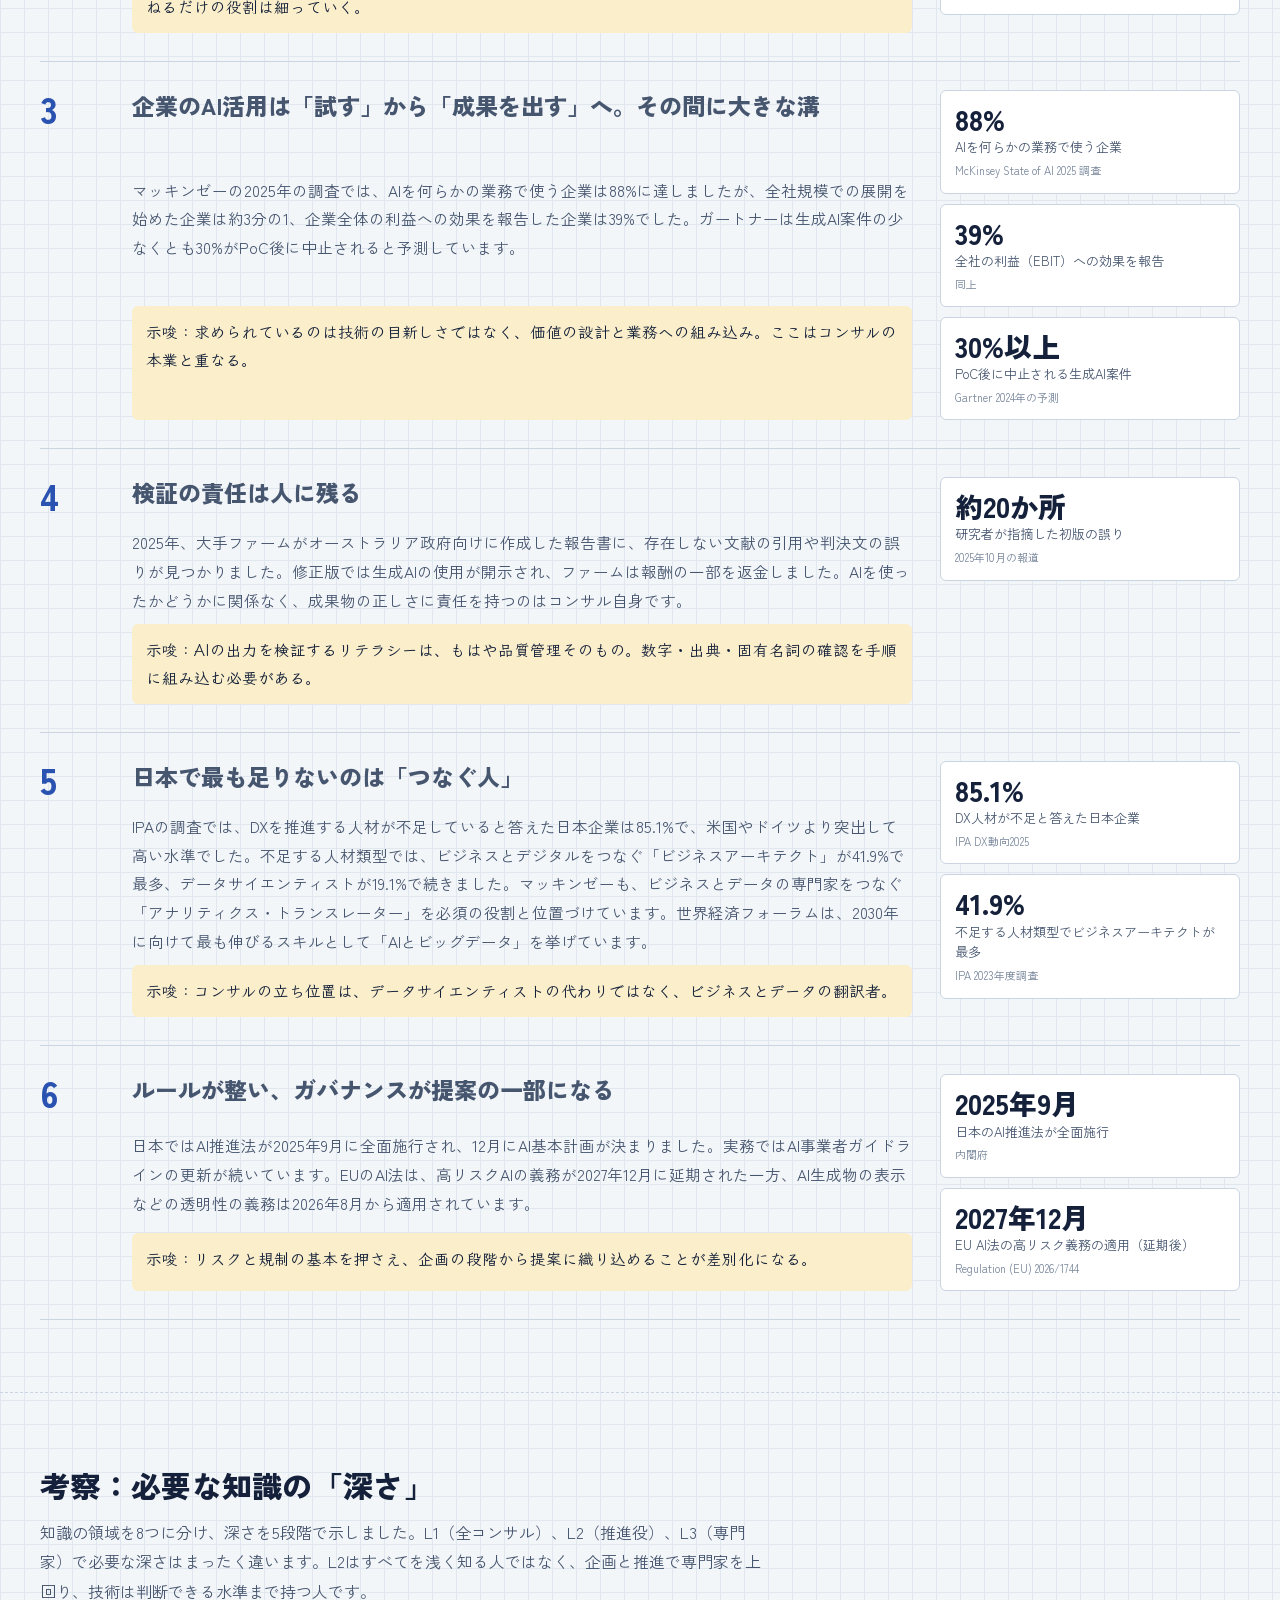
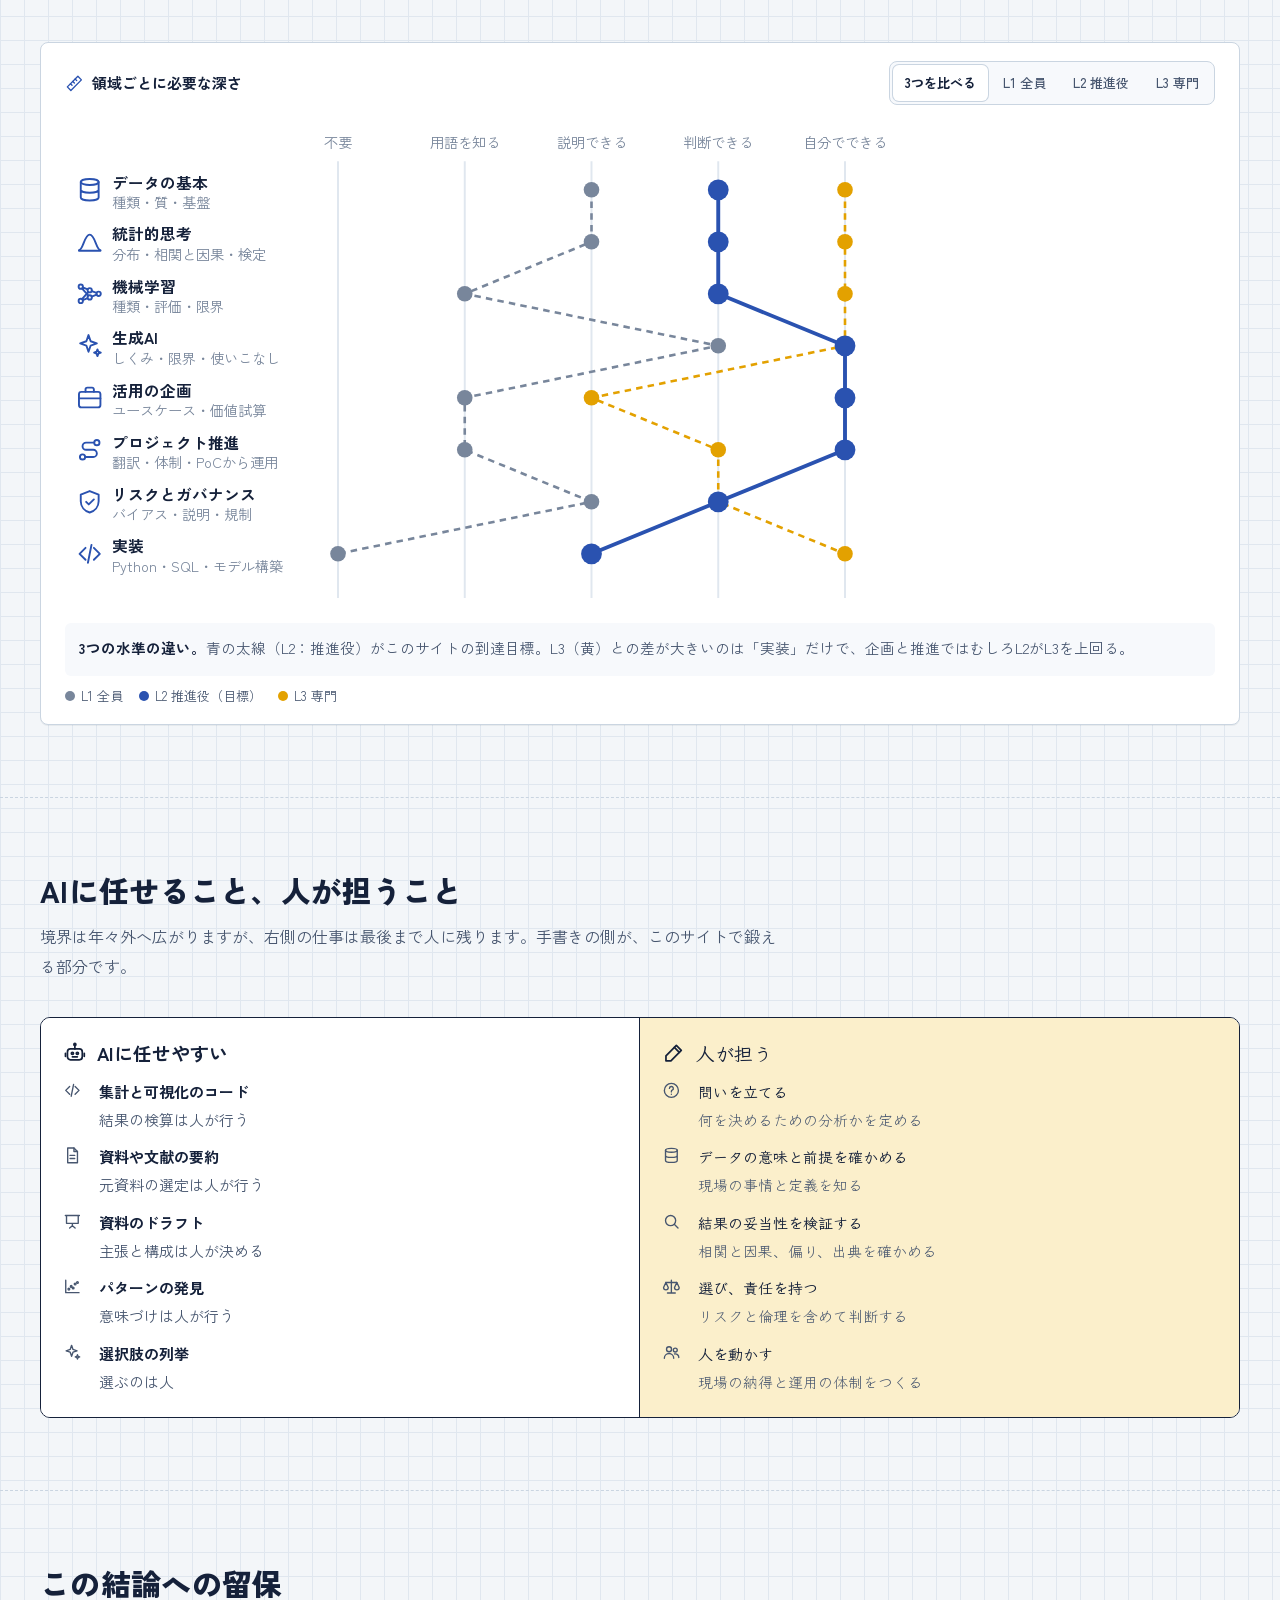
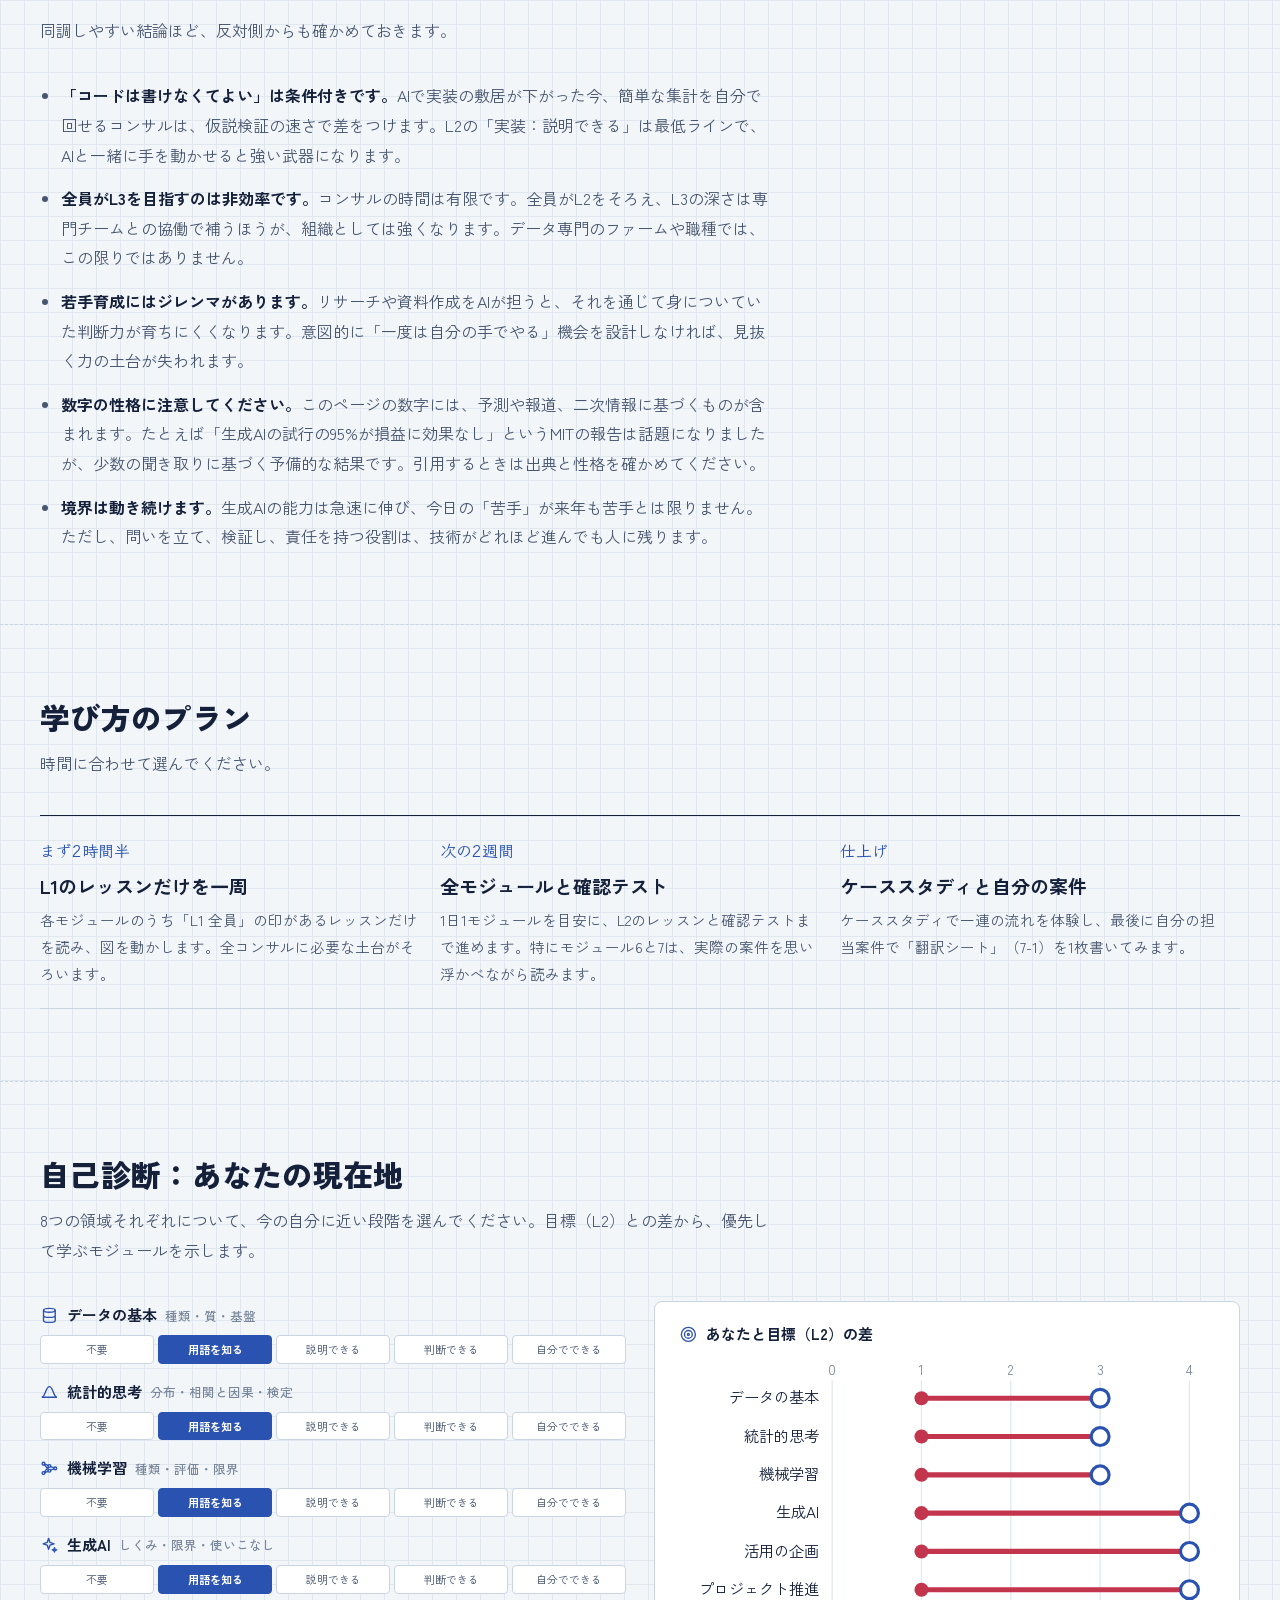
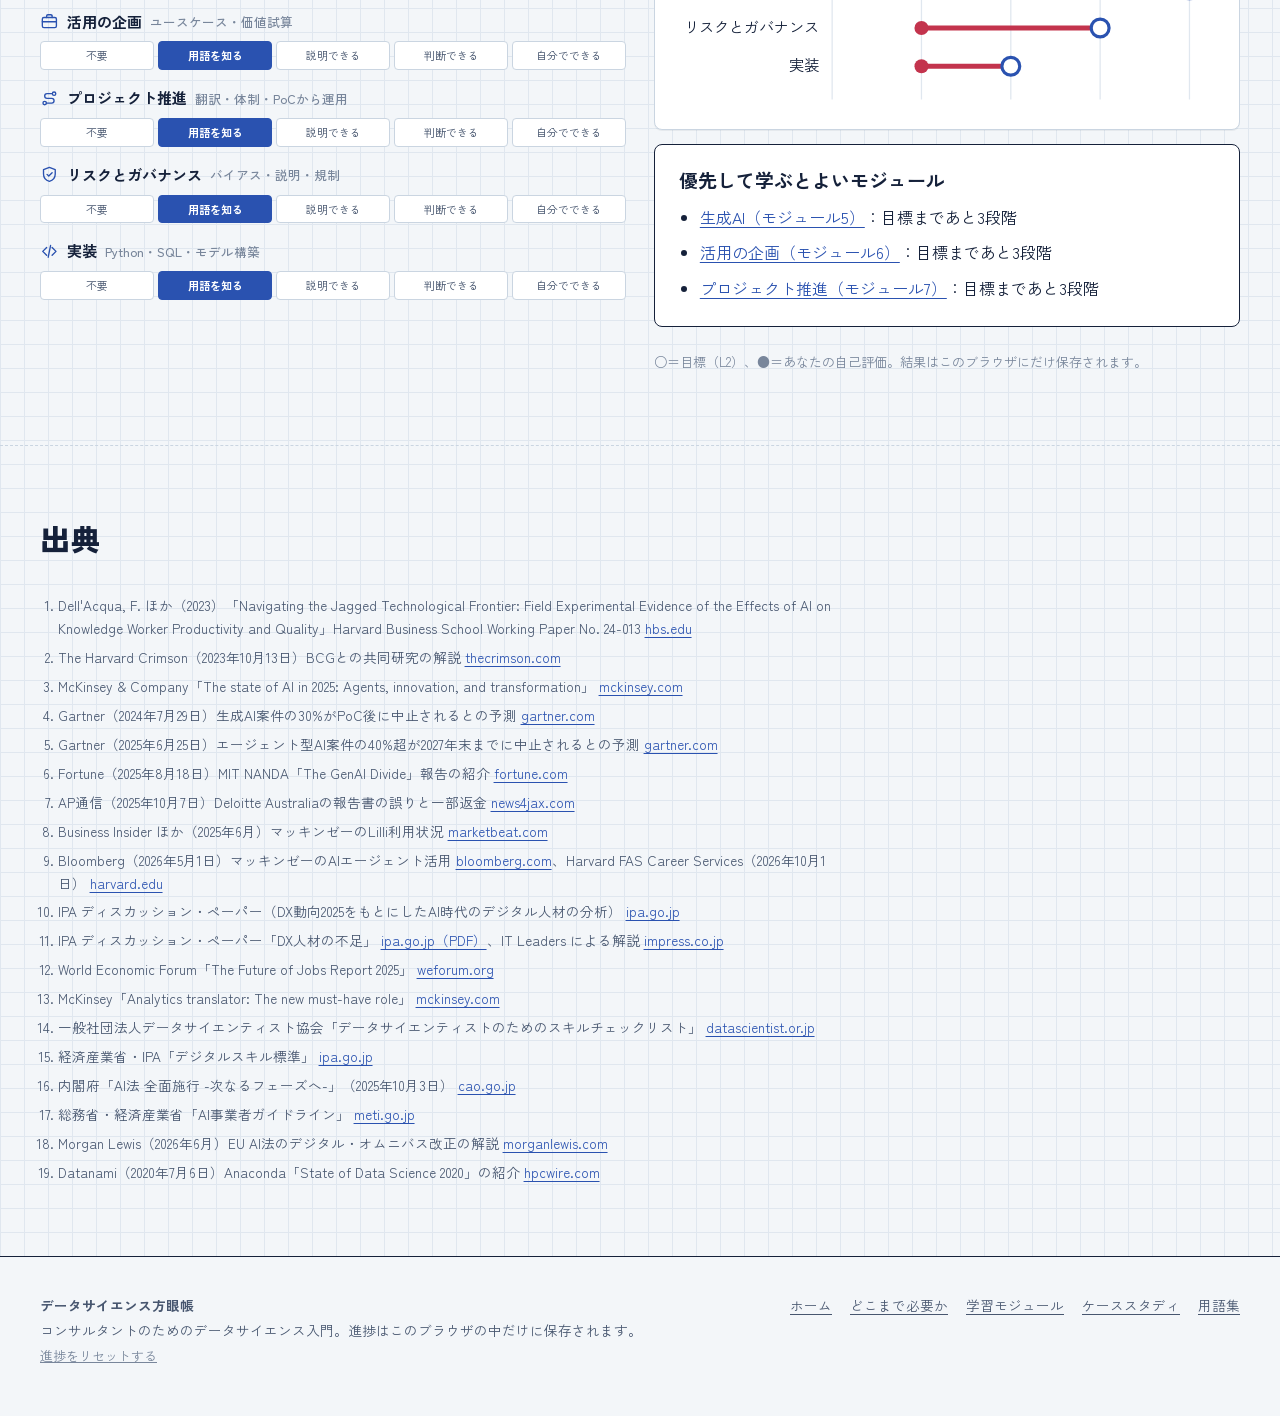
<file: insight.html>
<!doctype html>
<html lang="ja">
<head>
<meta charset="utf-8">
<meta name="viewport" content="width=device-width, initial-scale=1, viewport-fit=cover">
<title>どこまで必要か｜データサイエンス方眼帳</title>
<meta name="description" content="AI時代のコンサルタントにデータサイエンスの知識がどこまで必要かを、国内外の調査から考察する。">
<meta name="ds-page" content="insight">
<link rel="preconnect" href="https://fonts.googleapis.com">
<link rel="preconnect" href="https://fonts.gstatic.com" crossorigin>
<link rel="stylesheet" href="https://fonts.googleapis.com/css2?family=Klee+One:wght@400;600&family=Zen+Kaku+Gothic+New:wght@400;500;700;900&display=swap">
<link rel="stylesheet" href="assets/css/style.css">
</head>
<body>
<div data-site-header></div>
<main id="main">

  <section class="mod-hero">
    <div class="wrap">
      <p class="mod-hero__crumb"><a href="index.html">ホーム</a><span>/</span><span>調査と考察</span></p>
      <h1 style="font-size:clamp(1.875rem,4.4vw,3rem);font-weight:900;margin-top:8px;max-width:22em">AI時代、コンサルはデータサイエンスをどこまで知るべきか</h1>
      <p class="lead" style="margin-top:16px">国内外の研究・調査・報道を読み解き、AIが分析作業を担う時代にコンサルタントに残る役割と、必要な知識の深さを考察しました。調査日は2026年10月です。</p>
    </div>
  </section>

  <section class="section wrap">
    <div class="section__head">
      <h2>結論：つくる力より、問い・見抜き・つなぐ力</h2>
      <p>集計やコードはAIが速く書くようになりました。コンサルに残り、むしろ価値が増すのは次の3つです。データサイエンスの知識は、この3つを支える土台として必要になります。</p>
    </div>
    <div class="verdict">
      <div>
        <h3><svg class="icon" aria-hidden="true"><use href="#i-target"/></svg>問う</h3>
        <p>ビジネス課題を、データとAIで解ける問いに翻訳する。何を予測すれば誰の判断が変わるかを決める。</p>
      </div>
      <div>
        <h3><svg class="icon" aria-hidden="true"><use href="#i-eye"/></svg>見抜く</h3>
        <p>分析結果やAIの出力の妥当性を判断し、誤りや偏り、過大な主張に気づく。品質と信頼の最後の砦になる。</p>
      </div>
      <div>
        <h3><svg class="icon" aria-hidden="true"><use href="#i-link"/></svg>つなぐ</h3>
        <p>経営・現場・専門家・AIをつなぎ、価値の試算から運用とガバナンスまで、成果に届く道筋を設計する。</p>
      </div>
    </div>
  </section>

  <section class="section wrap">
    <div class="section__head">
      <h2>調査で見えた6つの変化</h2>
      <p>数字には、実験で測られたもの、調査会社の予測、報道ベースのものが混在しています。性格を添えて示します。</p>
    </div>
    <div class="evidence">
      <article class="ev">
        <span class="ev__no">1</span>
        <div class="ev__body">
          <h3>AIはコンサルの仕事を速く、良くする。ただし境界の内側だけ</h3>
          <p>BCGとハーバード大学などの研究者は、BCGのコンサルタント758人を対象にGPT-4の効果を実験しました。AIが得意な範囲の課題では、タスク数・速さ・品質のすべてが向上し、もともと成績が低かった人ほど伸びました。一方、範囲外の課題では、AIを使ったグループの正答率が下がりました。</p>
          <p class="ev__so">示唆：任せてよい仕事の見極めと、出力の検証は、全員に必要な基礎力になった。</p>
        </div>
        <div class="ev__stats">
          <div class="stat"><b>+40%以上</b><span>範囲内の課題での品質</span><cite>Dell'Acqua ほか（2023）実験</cite></div>
          <div class="stat"><b style="color:var(--beni)">−19pt</b><span>範囲外の課題での正答率</span><cite>同上</cite></div>
        </div>
      </article>
      <article class="ev">
        <span class="ev__no">2</span>
        <div class="ev__body">
          <h3>ピラミッドの底が変わり始めている</h3>
          <p>マッキンゼーでは社内の生成AI「Lilli」を社員の7割以上が毎月使うと報じられ、2026年には約4万人の社員に対しAIエージェントが約2万体という数字も報道されました。若手が担ってきたリサーチ、要約、資料作成がAIに移り、大手ファームの新卒採用の抑制も報じられています。ただし、人員の変化は景気など他の要因も重なっており、すべてをAIで説明はできません。</p>
          <p class="ev__so">示唆：若手の価値は「作業の量」から「問いと検証の質」へ移る。データの基礎を知らずにAIの出力を束ねるだけの役割は細っていく。</p>
        </div>
        <div class="ev__stats">
          <div class="stat"><b>75%超</b><span>Lilliを毎月使うマッキンゼーの社員</span><cite>2025年の報道</cite></div>
          <div class="stat"><b>約2万</b><span>マッキンゼーのAIエージェント数（社員約4万人）</span><cite>2026年の報道・二次情報</cite></div>
        </div>
      </article>
      <article class="ev">
        <span class="ev__no">3</span>
        <div class="ev__body">
          <h3>企業のAI活用は「試す」から「成果を出す」へ。その間に大きな溝</h3>
          <p>マッキンゼーの2025年の調査では、AIを何らかの業務で使う企業は88%に達しましたが、全社規模での展開を始めた企業は約3分の1、企業全体の利益への効果を報告した企業は39%でした。ガートナーは生成AI案件の少なくとも30%がPoC後に中止されると予測しています。</p>
          <p class="ev__so">示唆：求められているのは技術の目新しさではなく、価値の設計と業務への組み込み。ここはコンサルの本業と重なる。</p>
        </div>
        <div class="ev__stats">
          <div class="stat"><b>88%</b><span>AIを何らかの業務で使う企業</span><cite>McKinsey State of AI 2025 調査</cite></div>
          <div class="stat"><b>39%</b><span>全社の利益（EBIT）への効果を報告</span><cite>同上</cite></div>
          <div class="stat"><b>30%以上</b><span>PoC後に中止される生成AI案件</span><cite>Gartner 2024年の予測</cite></div>
        </div>
      </article>
      <article class="ev">
        <span class="ev__no">4</span>
        <div class="ev__body">
          <h3>検証の責任は人に残る</h3>
          <p>2025年、大手ファームがオーストラリア政府向けに作成した報告書に、存在しない文献の引用や判決文の誤りが見つかりました。修正版では生成AIの使用が開示され、ファームは報酬の一部を返金しました。AIを使ったかどうかに関係なく、成果物の正しさに責任を持つのはコンサル自身です。</p>
          <p class="ev__so">示唆：AIの出力を検証するリテラシーは、もはや品質管理そのもの。数字・出典・固有名詞の確認を手順に組み込む必要がある。</p>
        </div>
        <div class="ev__stats">
          <div class="stat"><b>約20か所</b><span>研究者が指摘した初版の誤り</span><cite>2025年10月の報道</cite></div>
        </div>
      </article>
      <article class="ev">
        <span class="ev__no">5</span>
        <div class="ev__body">
          <h3>日本で最も足りないのは「つなぐ人」</h3>
          <p>IPAの調査では、DXを推進する人材が不足していると答えた日本企業は85.1%で、米国やドイツより突出して高い水準でした。不足する人材類型では、ビジネスとデジタルをつなぐ「ビジネスアーキテクト」が41.9%で最多、データサイエンティストが19.1%で続きました。マッキンゼーも、ビジネスとデータの専門家をつなぐ「アナリティクス・トランスレーター」を必須の役割と位置づけています。世界経済フォーラムは、2030年に向けて最も伸びるスキルとして「AIとビッグデータ」を挙げています。</p>
          <p class="ev__so">示唆：コンサルの立ち位置は、データサイエンティストの代わりではなく、ビジネスとデータの翻訳者。</p>
        </div>
        <div class="ev__stats">
          <div class="stat"><b>85.1%</b><span>DX人材が不足と答えた日本企業</span><cite>IPA DX動向2025</cite></div>
          <div class="stat"><b>41.9%</b><span>不足する人材類型でビジネスアーキテクトが最多</span><cite>IPA 2023年度調査</cite></div>
        </div>
      </article>
      <article class="ev">
        <span class="ev__no">6</span>
        <div class="ev__body">
          <h3>ルールが整い、ガバナンスが提案の一部になる</h3>
          <p>日本ではAI推進法が2025年9月に全面施行され、12月にAI基本計画が決まりました。実務ではAI事業者ガイドラインの更新が続いています。EUのAI法は、高リスクAIの義務が2027年12月に延期された一方、AI生成物の表示などの透明性の義務は2026年8月から適用されています。</p>
          <p class="ev__so">示唆：リスクと規制の基本を押さえ、企画の段階から提案に織り込めることが差別化になる。</p>
        </div>
        <div class="ev__stats">
          <div class="stat"><b>2025年9月</b><span>日本のAI推進法が全面施行</span><cite>内閣府</cite></div>
          <div class="stat"><b>2027年12月</b><span>EU AI法の高リスク義務の適用（延期後）</span><cite>Regulation (EU) 2026/1744</cite></div>
        </div>
      </article>
    </div>
  </section>

  <section class="section wrap">
    <div class="section__head">
      <h2>考察：必要な知識の「深さ」</h2>
      <p>知識の領域を8つに分け、深さを5段階で示しました。L1（全コンサル）、L2（推進役）、L3（専門家）で必要な深さはまったく違います。L2はすべてを浅く知る人ではなく、企画と推進で専門家を上回り、技術は判断できる水準まで持つ人です。</p>
    </div>
    <figure class="fig" data-widget="depth-map" data-title="領域ごとに必要な深さ" data-icon="ruler" style="max-width:none"></figure>
  </section>

  <section class="section wrap">
    <div class="section__head">
      <h2>AIに任せること、人が担うこと</h2>
      <p>境界は年々外へ広がりますが、右側の仕事は最後まで人に残ります。手書きの側が、このサイトで鍛える部分です。</p>
    </div>
    <div class="split">
      <div>
        <h3><svg class="icon" aria-hidden="true"><use href="#i-robot"/></svg>AIに任せやすい</h3>
        <ul>
          <li><svg class="icon" aria-hidden="true"><use href="#i-code"/></svg><span><b>集計と可視化のコード</b>結果の検算は人が行う</span></li>
          <li><svg class="icon" aria-hidden="true"><use href="#i-doc"/></svg><span><b>資料や文献の要約</b>元資料の選定は人が行う</span></li>
          <li><svg class="icon" aria-hidden="true"><use href="#i-deck"/></svg><span><b>資料のドラフト</b>主張と構成は人が決める</span></li>
          <li><svg class="icon" aria-hidden="true"><use href="#i-scatter"/></svg><span><b>パターンの発見</b>意味づけは人が行う</span></li>
          <li><svg class="icon" aria-hidden="true"><use href="#i-sparkle"/></svg><span><b>選択肢の列挙</b>選ぶのは人</span></li>
        </ul>
      </div>
      <div class="human">
        <h3><svg class="icon" aria-hidden="true"><use href="#i-pen"/></svg>人が担う</h3>
        <ul>
          <li><svg class="icon" aria-hidden="true"><use href="#i-question"/></svg><span><b>問いを立てる</b>何を決めるための分析かを定める</span></li>
          <li><svg class="icon" aria-hidden="true"><use href="#i-database"/></svg><span><b>データの意味と前提を確かめる</b>現場の事情と定義を知る</span></li>
          <li><svg class="icon" aria-hidden="true"><use href="#i-search"/></svg><span><b>結果の妥当性を検証する</b>相関と因果、偏り、出典を確かめる</span></li>
          <li><svg class="icon" aria-hidden="true"><use href="#i-scale"/></svg><span><b>選び、責任を持つ</b>リスクと倫理を含めて判断する</span></li>
          <li><svg class="icon" aria-hidden="true"><use href="#i-users"/></svg><span><b>人を動かす</b>現場の納得と運用の体制をつくる</span></li>
        </ul>
      </div>
    </div>
  </section>

  <section class="section wrap">
    <div class="section__head">
      <h2>この結論への留保</h2>
      <p>同調しやすい結論ほど、反対側からも確かめておきます。</p>
    </div>
    <ul class="caveats">
      <li><b>「コードは書けなくてよい」は条件付きです。</b>AIで実装の敷居が下がった今、簡単な集計を自分で回せるコンサルは、仮説検証の速さで差をつけます。L2の「実装：説明できる」は最低ラインで、AIと一緒に手を動かせると強い武器になります。</li>
      <li><b>全員がL3を目指すのは非効率です。</b>コンサルの時間は有限です。全員がL2をそろえ、L3の深さは専門チームとの協働で補うほうが、組織としては強くなります。データ専門のファームや職種では、この限りではありません。</li>
      <li><b>若手育成にはジレンマがあります。</b>リサーチや資料作成をAIが担うと、それを通じて身についていた判断力が育ちにくくなります。意図的に「一度は自分の手でやる」機会を設計しなければ、見抜く力の土台が失われます。</li>
      <li><b>数字の性格に注意してください。</b>このページの数字には、予測や報道、二次情報に基づくものが含まれます。たとえば「生成AIの試行の95%が損益に効果なし」というMITの報告は話題になりましたが、少数の聞き取りに基づく予備的な結果です。引用するときは出典と性格を確かめてください。</li>
      <li><b>境界は動き続けます。</b>生成AIの能力は急速に伸び、今日の「苦手」が来年も苦手とは限りません。ただし、問いを立て、検証し、責任を持つ役割は、技術がどれほど進んでも人に残ります。</li>
    </ul>
  </section>

  <section class="section wrap">
    <div class="section__head">
      <h2>学び方のプラン</h2>
      <p>時間に合わせて選んでください。</p>
    </div>
    <div class="plan">
      <div>
        <span class="plan__when">まず2時間半</span>
        <h3>L1のレッスンだけを一周</h3>
        <p>各モジュールのうち「L1 全員」の印があるレッスンだけを読み、図を動かします。全コンサルに必要な土台がそろいます。</p>
      </div>
      <div>
        <span class="plan__when">次の2週間</span>
        <h3>全モジュールと確認テスト</h3>
        <p>1日1モジュールを目安に、L2のレッスンと確認テストまで進めます。特にモジュール6と7は、実際の案件を思い浮かべながら読みます。</p>
      </div>
      <div>
        <span class="plan__when">仕上げ</span>
        <h3>ケーススタディと自分の案件</h3>
        <p>ケーススタディで一連の流れを体験し、最後に自分の担当案件で「翻訳シート」（7-1）を1枚書いてみます。</p>
      </div>
    </div>
  </section>

  <section class="section wrap" id="diagnosis">
    <div class="section__head">
      <h2>自己診断：あなたの現在地</h2>
      <p>8つの領域それぞれについて、今の自分に近い段階を選んでください。目標（L2）との差から、優先して学ぶモジュールを示します。</p>
    </div>
    <div data-widget="diagnosis"></div>
  </section>

  <section class="section wrap">
    <div class="section__head">
      <h2>出典</h2>
    </div>
    <ol class="sources">
      <li>Dell'Acqua, F. ほか（2023）「Navigating the Jagged Technological Frontier: Field Experimental Evidence of the Effects of AI on Knowledge Worker Productivity and Quality」Harvard Business School Working Paper No. 24-013 <a href="https://www.hbs.edu/faculty/Pages/item.aspx?num=64700" target="_blank" rel="noopener">hbs.edu</a></li>
      <li>The Harvard Crimson（2023年10月13日）BCGとの共同研究の解説 <a href="https://www.thecrimson.com/article/2023/10/13/jagged-edge-ai-bcg/" target="_blank" rel="noopener">thecrimson.com</a></li>
      <li>McKinsey &amp; Company「The state of AI in 2025: Agents, innovation, and transformation」 <a href="https://www.mckinsey.com/capabilities/quantumblack/our-insights/the-state-of-ai" target="_blank" rel="noopener">mckinsey.com</a></li>
      <li>Gartner（2024年7月29日）生成AI案件の30%がPoC後に中止されるとの予測 <a href="https://www.gartner.com/en/newsroom/press-releases/2024-07-29-gartner-predicts-30-percent-of-generative-ai-projects-will-be-abandoned-after-proof-of-concept-by-end-of-2025" target="_blank" rel="noopener">gartner.com</a></li>
      <li>Gartner（2025年6月25日）エージェント型AI案件の40%超が2027年末までに中止されるとの予測 <a href="https://www.gartner.com/en/newsroom/press-releases/2025-06-25-gartner-predicts-over-40-percent-of-agentic-ai-projects-will-be-canceled-by-end-of-2027" target="_blank" rel="noopener">gartner.com</a></li>
      <li>Fortune（2025年8月18日）MIT NANDA「The GenAI Divide」報告の紹介 <a href="https://fortune.com/2025/08/18/mit-report-95-percent-generative-ai-pilots-at-companies-failing-cfo/" target="_blank" rel="noopener">fortune.com</a></li>
      <li>AP通信（2025年10月7日）Deloitte Australiaの報告書の誤りと一部返金 <a href="https://www.news4jax.com/business/2025/10/07/deloitte-to-partially-refund-australian-government-for-report-with-apparent-ai-generated-errors/" target="_blank" rel="noopener">news4jax.com</a></li>
      <li>Business Insider ほか（2025年6月）マッキンゼーのLilli利用状況 <a href="https://www.marketbeat.com/articles/mckinsey-is-using-ai-to-create-powerpoints-and-take-over-junior-employee-tasks-technology-could-do-that-2025-06-02" target="_blank" rel="noopener">marketbeat.com</a></li>
      <li>Bloomberg（2026年5月1日）マッキンゼーのAIエージェント活用 <a href="https://www.bloomberg.com/news/articles/2026-05-01/mckinsey-plans-to-use-ai-agents-to-help-choose-client-teams" target="_blank" rel="noopener">bloomberg.com</a>、Harvard FAS Career Services（2026年10月1日） <a href="https://careerservices.fas.harvard.edu/blog/2026/10/01/mckinseys-new-ai-powered-interview-the-future-of-consulting-recruiting/" target="_blank" rel="noopener">harvard.edu</a></li>
      <li>IPA ディスカッション・ペーパー（DX動向2025をもとにしたAI時代のデジタル人材の分析） <a href="https://www.ipa.go.jp/digital/chousa/discussion-paper/dx2025_digital_talent_ai_era.html" target="_blank" rel="noopener">ipa.go.jp</a></li>
      <li>IPA ディスカッション・ペーパー「DX人材の不足」 <a href="https://www.ipa.go.jp/digital/chousa/discussion-paper/f55m8k00000039kf-att/dx-talent-shortage.pdf" target="_blank" rel="noopener">ipa.go.jp（PDF）</a>、IT Leaders による解説 <a href="https://it.impress.co.jp/articles/-/27437" target="_blank" rel="noopener">impress.co.jp</a></li>
      <li>World Economic Forum「The Future of Jobs Report 2025」 <a href="https://www.weforum.org/publications/the-future-of-jobs-report-2025/" target="_blank" rel="noopener">weforum.org</a></li>
      <li>McKinsey「Analytics translator: The new must-have role」 <a href="https://www.mckinsey.com/capabilities/people-and-organizational-performance/our-insights/analytics-translator" target="_blank" rel="noopener">mckinsey.com</a></li>
      <li>一般社団法人データサイエンティスト協会「データサイエンティストのためのスキルチェックリスト」 <a href="https://www.datascientist.or.jp/" target="_blank" rel="noopener">datascientist.or.jp</a></li>
      <li>経済産業省・IPA「デジタルスキル標準」 <a href="https://www.ipa.go.jp/jinzai/skill-standard/dss/about.html" target="_blank" rel="noopener">ipa.go.jp</a></li>
      <li>内閣府「AI法 全面施行 -次なるフェーズへ-」（2025年10月3日） <a href="https://www.cao.go.jp/press/new_wave/20251003.html" target="_blank" rel="noopener">cao.go.jp</a></li>
      <li>総務省・経済産業省「AI事業者ガイドライン」 <a href="https://www.meti.go.jp/shingikai/mono_info_service/ai_shakai_jisso/20240419_report.html" target="_blank" rel="noopener">meti.go.jp</a></li>
      <li>Morgan Lewis（2026年6月）EU AI法のデジタル・オムニバス改正の解説 <a href="https://www.morganlewis.com/pubs/2026/06/eu-approves-delays-and-other-amendments-to-certain-eu-ai-act-obligations-what-businesses-should-know" target="_blank" rel="noopener">morganlewis.com</a></li>
      <li>Datanami（2020年7月6日）Anaconda「State of Data Science 2020」の紹介 <a href="https://www.hpcwire.com/bigdatawire/2020/07/06/data-prep-still-dominates-data-scientists-time-survey-finds/" target="_blank" rel="noopener">hpcwire.com</a></li>
    </ol>
  </section>

</main>
<div data-site-footer></div>
<script src="assets/js/icons.js"></script>
<script src="assets/js/curriculum.js"></script>
<script src="assets/js/core.js"></script>
<script src="assets/js/viz-foundations.js"></script>
<script src="assets/js/viz-ml.js"></script>
<script src="assets/js/viz-business.js"></script>
</body>
</html>
</file>
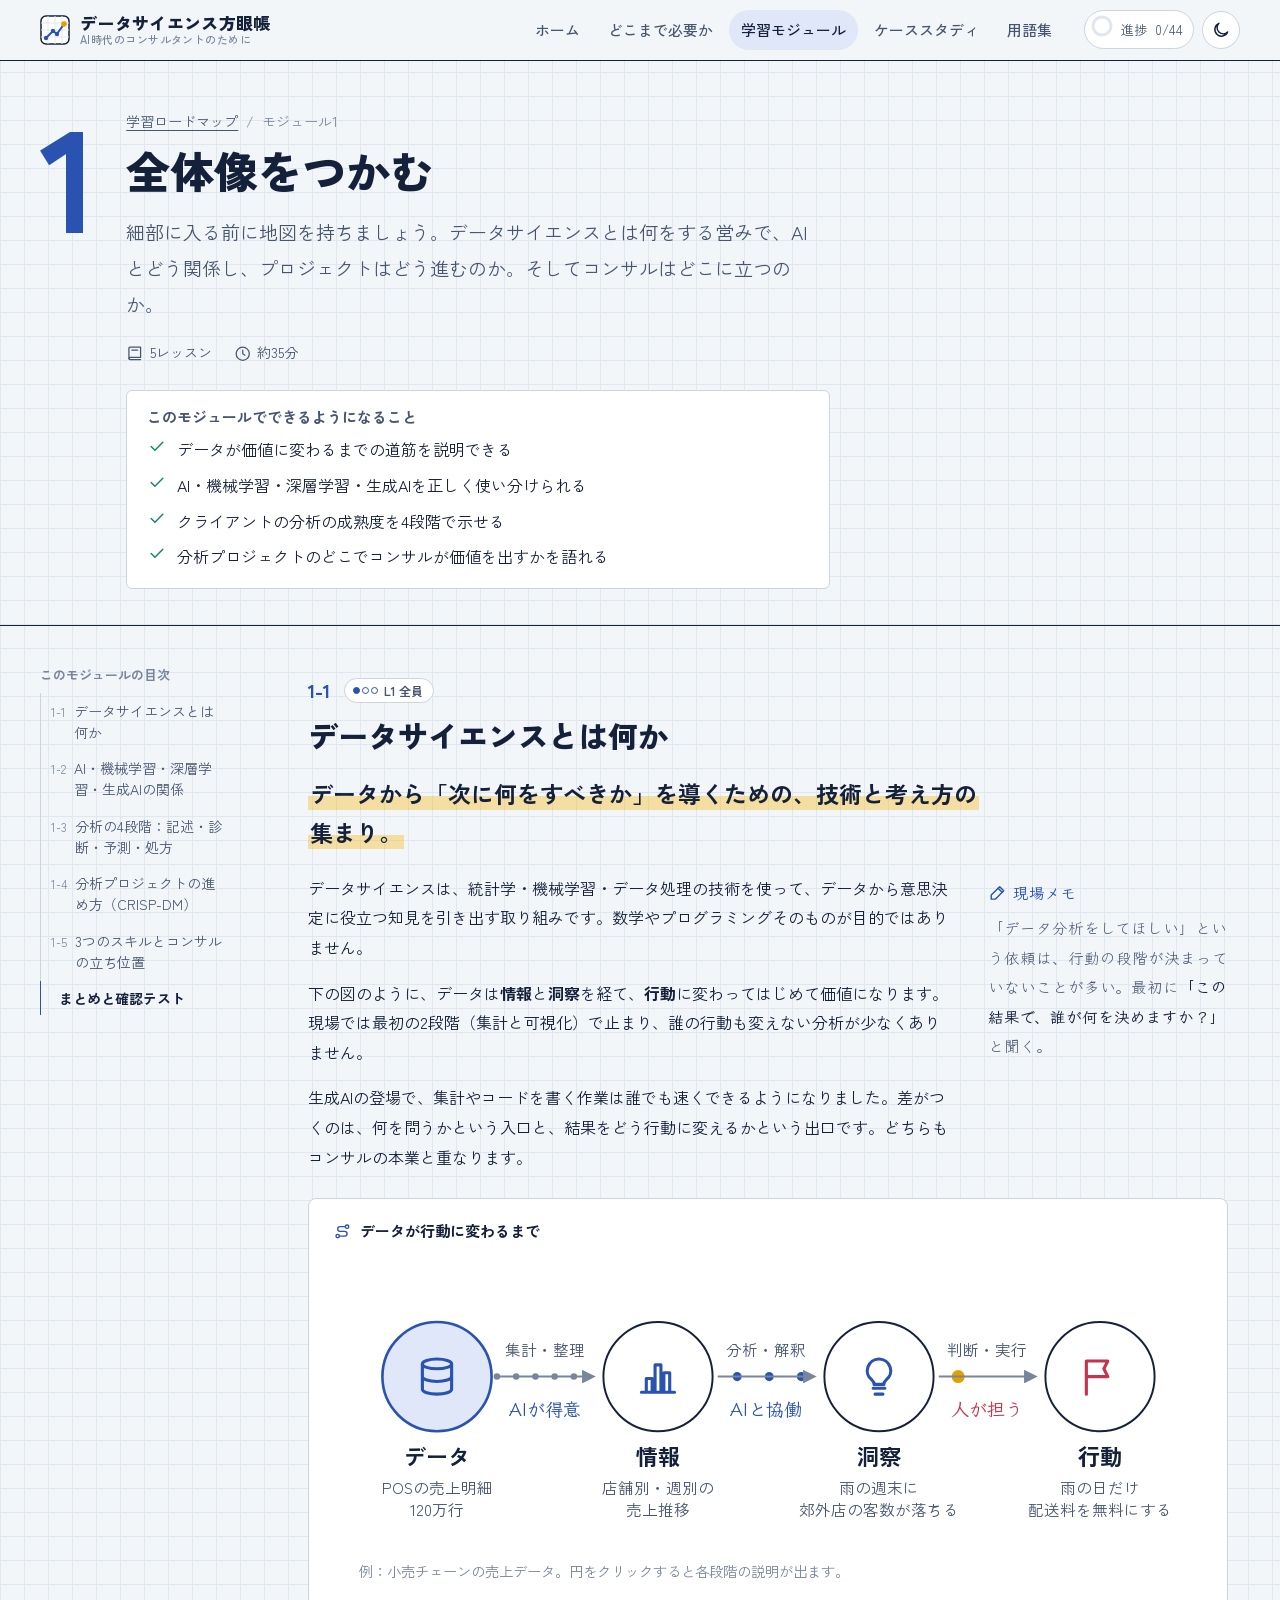
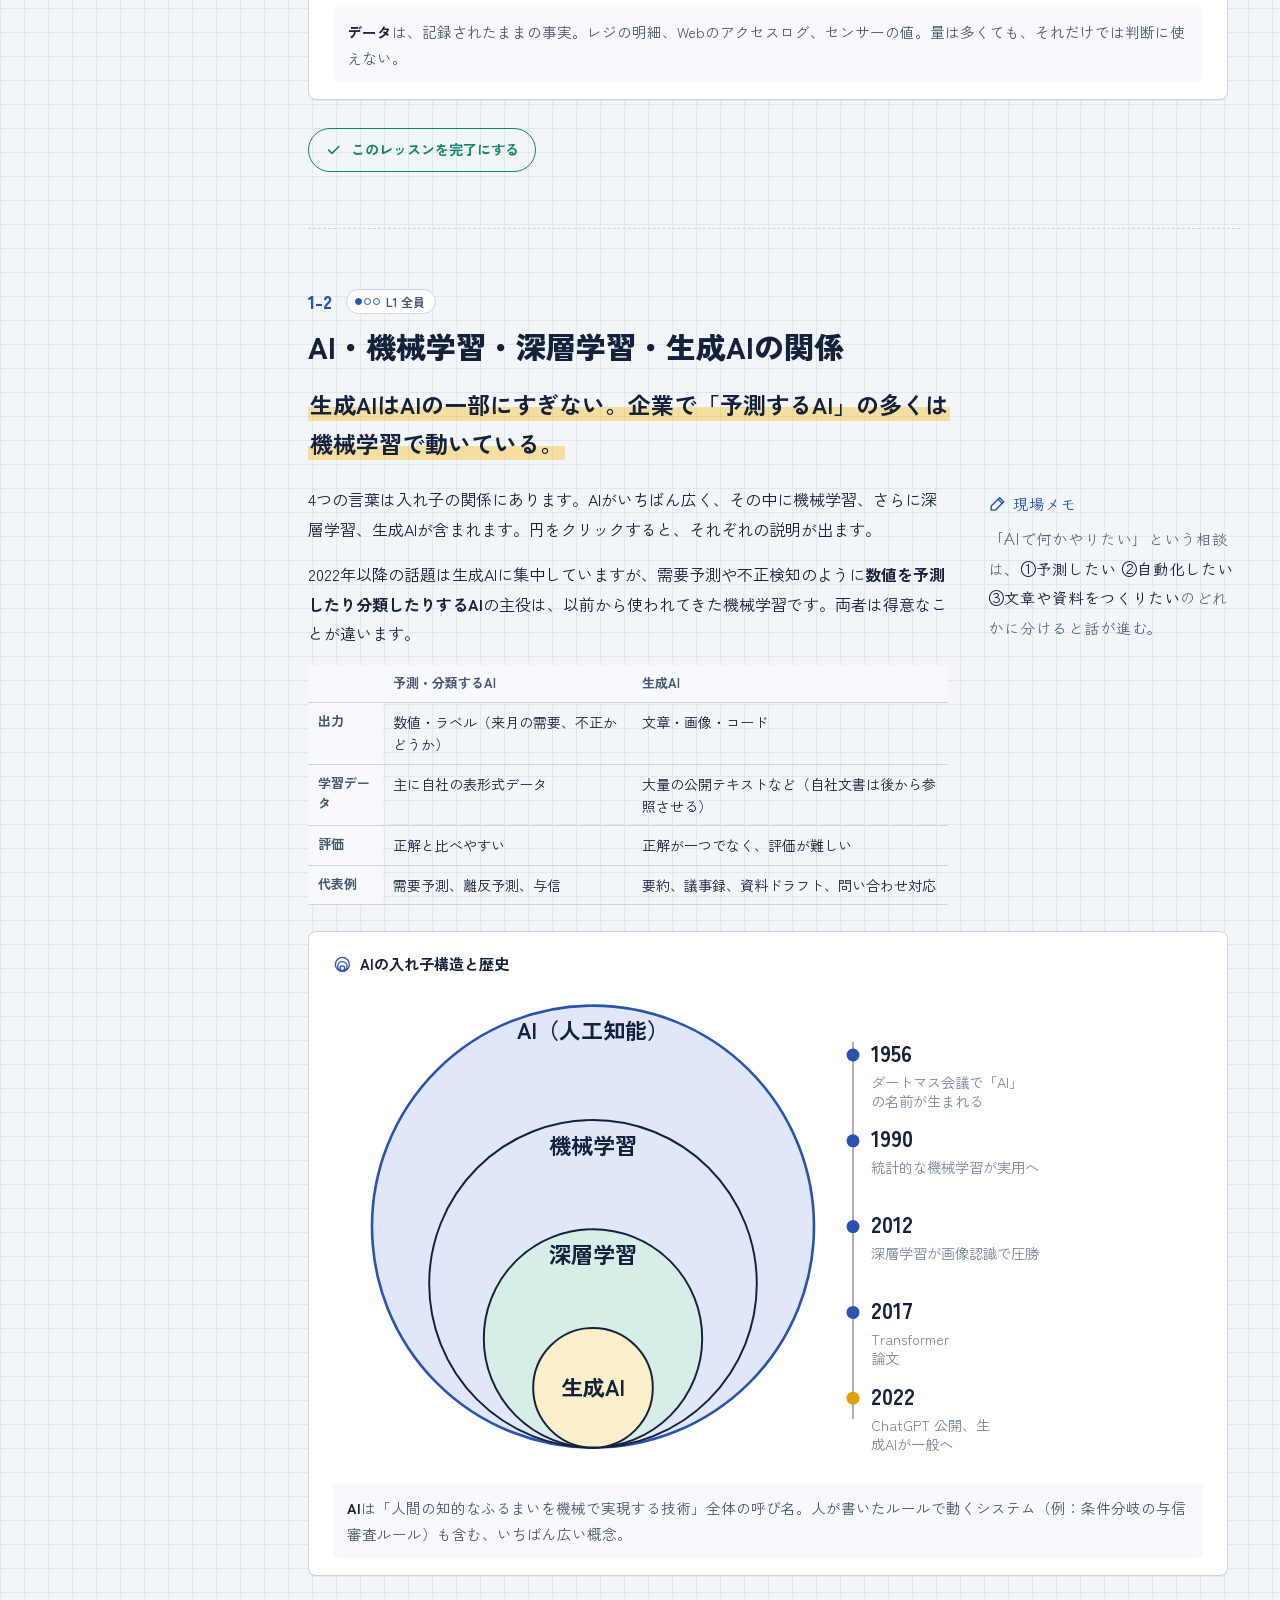
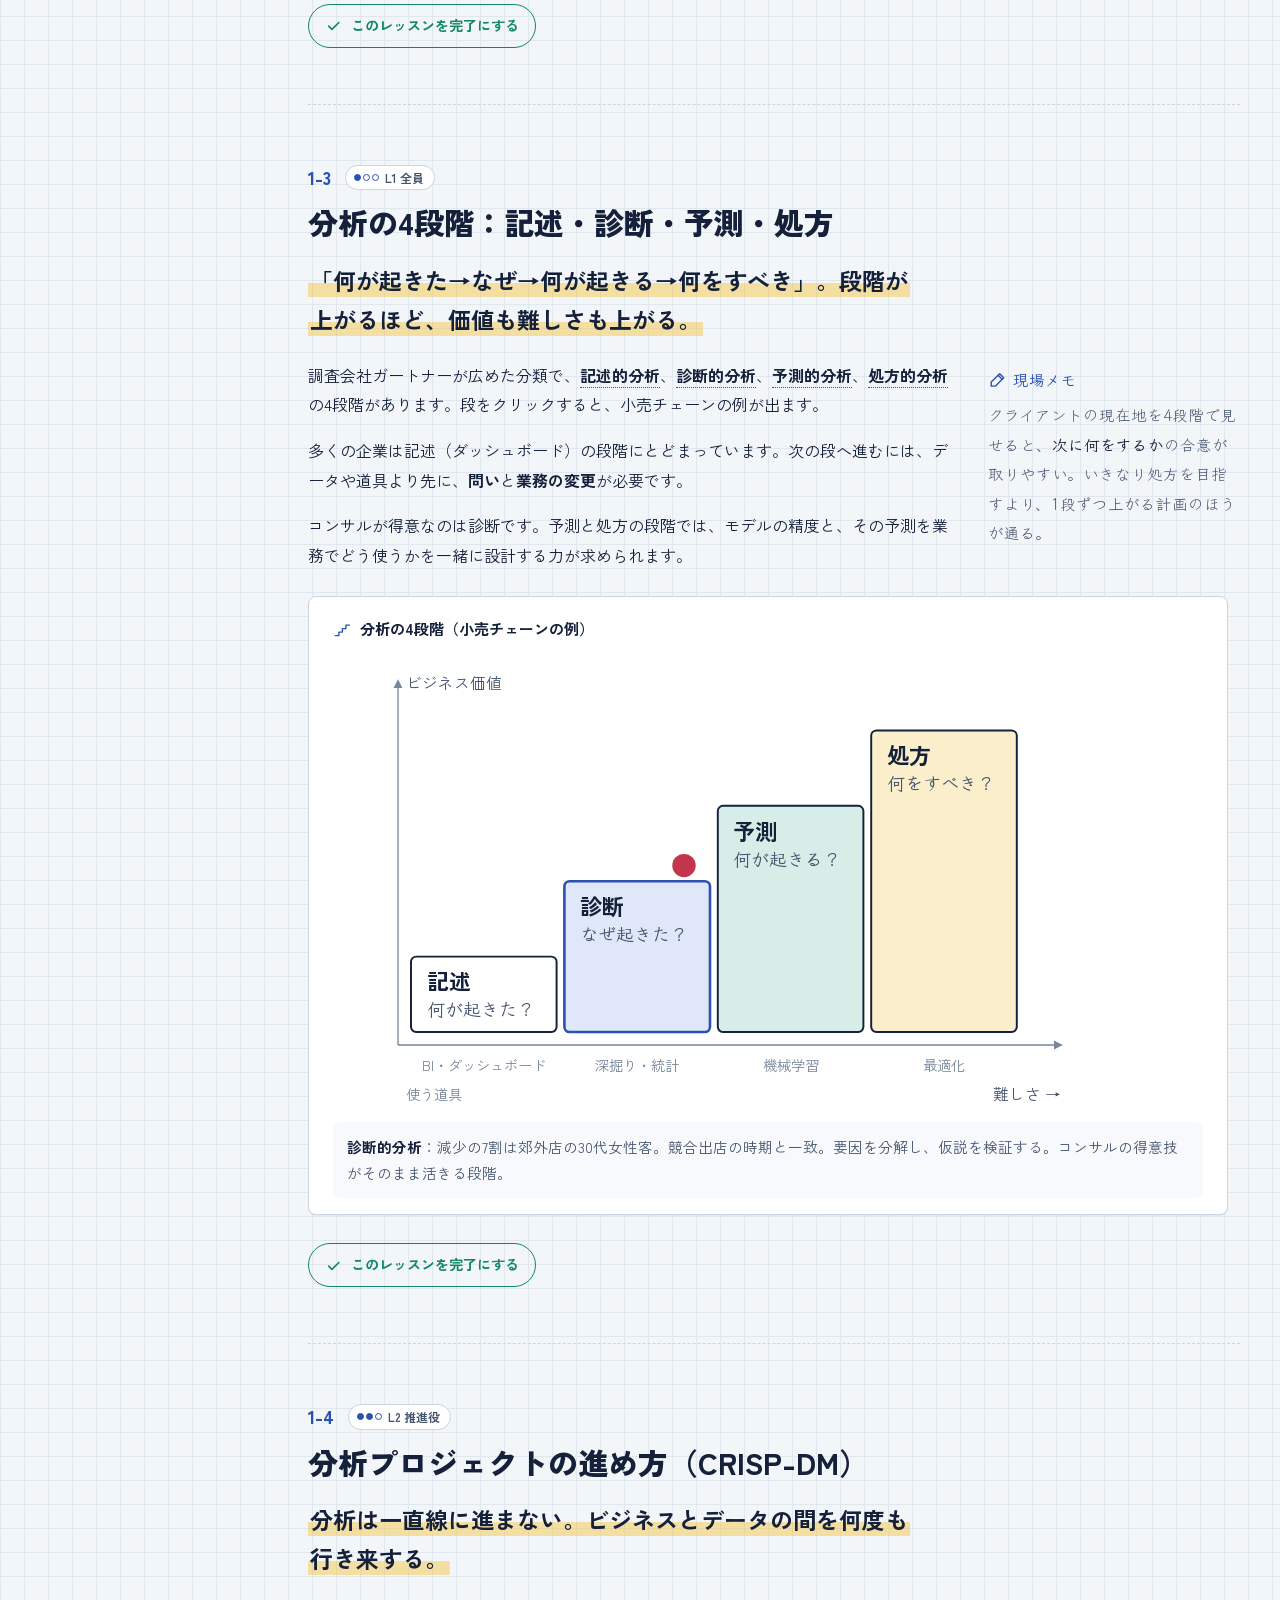
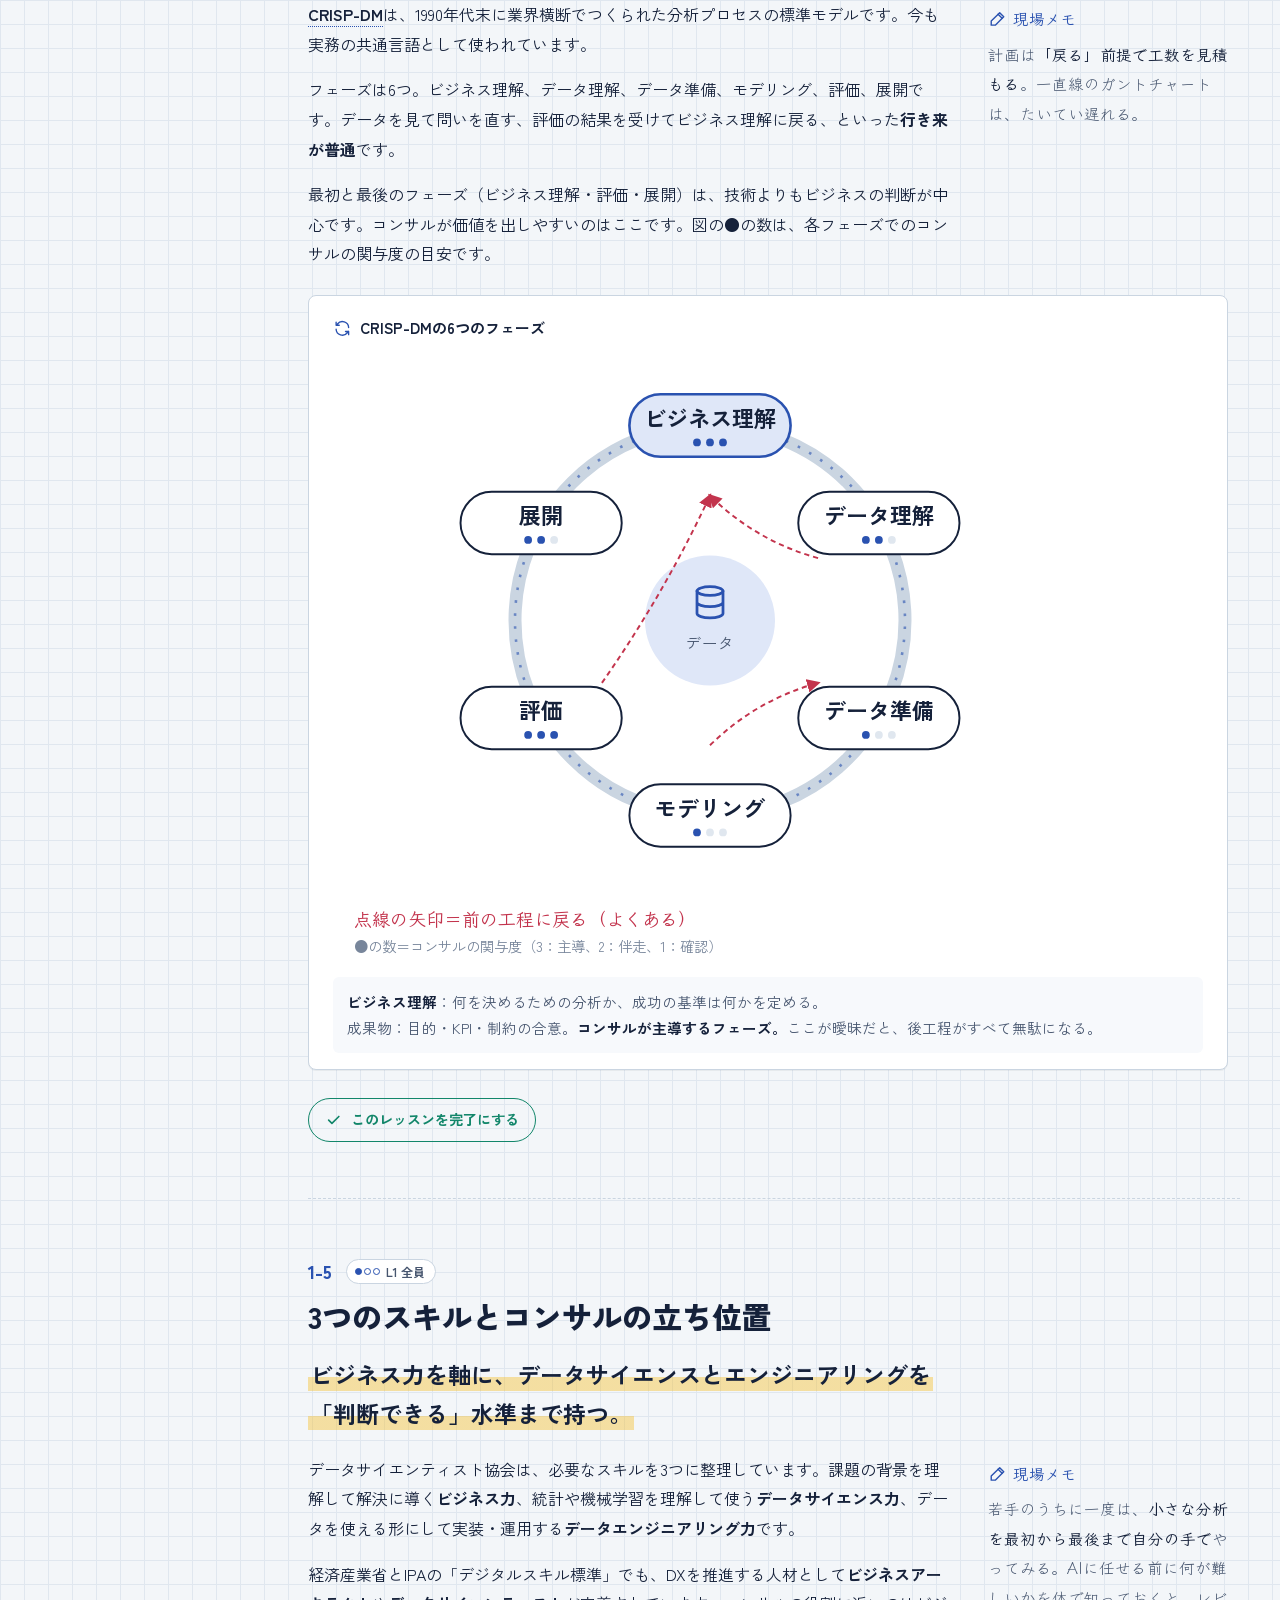
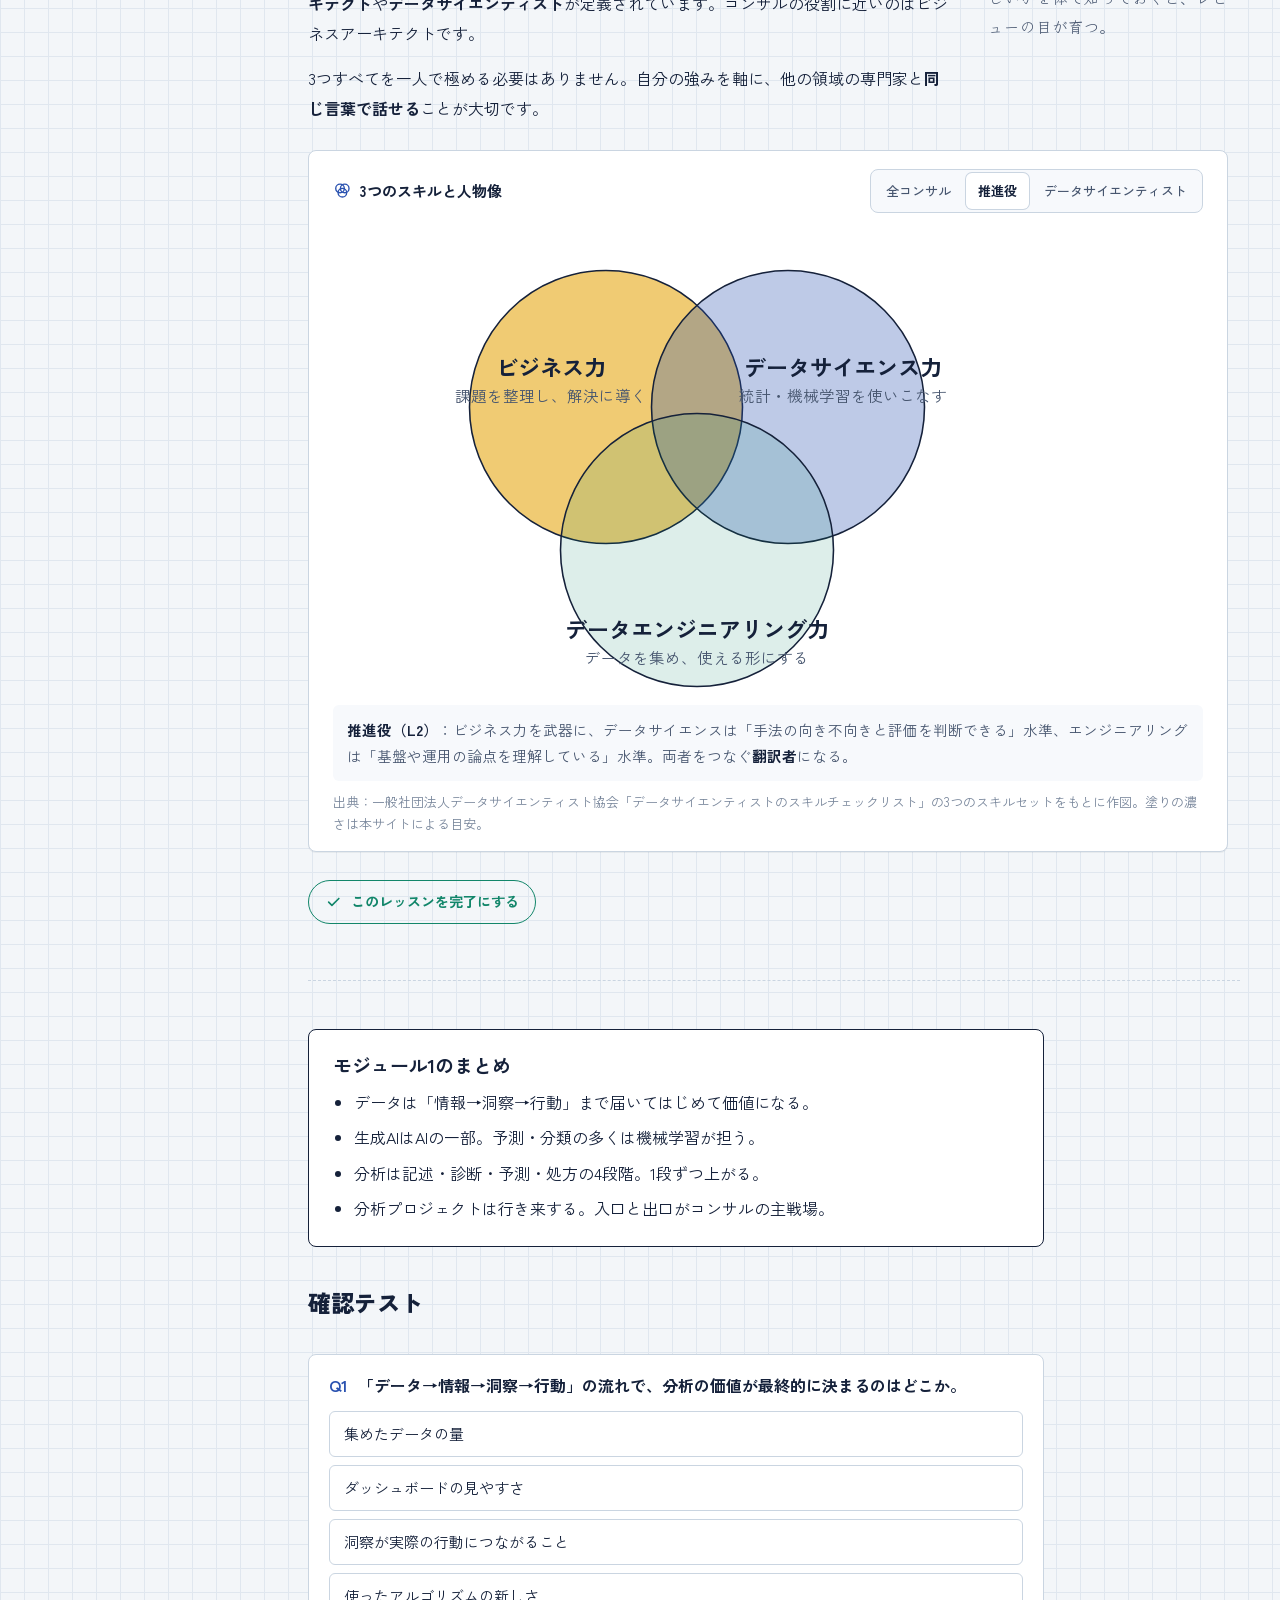
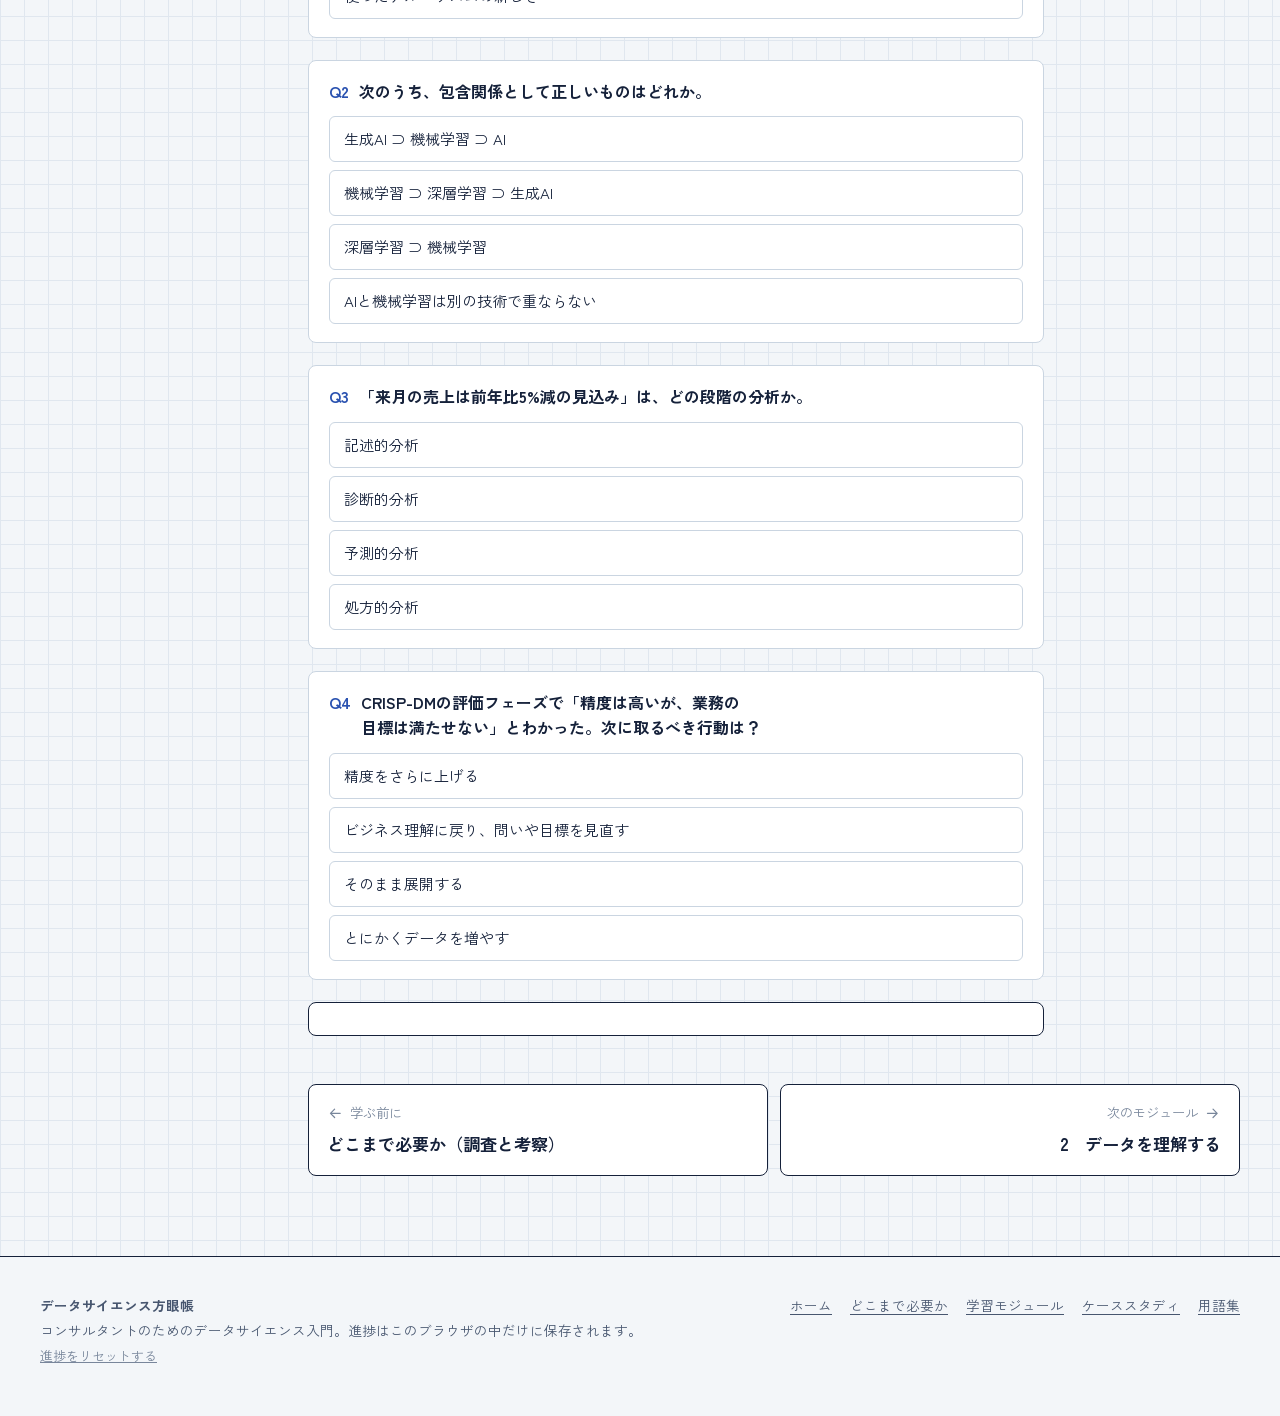
<file: modules/m1.html>
<!doctype html>
<html lang="ja">
<head>
<meta charset="utf-8">
<meta name="viewport" content="width=device-width, initial-scale=1, viewport-fit=cover">
<title>全体像をつかむ｜データサイエンス方眼帳</title>
<meta name="ds-root" content="../">
<meta name="ds-page" content="modules">
<link rel="preconnect" href="https://fonts.googleapis.com">
<link rel="preconnect" href="https://fonts.gstatic.com" crossorigin>
<link rel="stylesheet" href="https://fonts.googleapis.com/css2?family=Klee+One:wght@400;600&family=Zen+Kaku+Gothic+New:wght@400;500;700;900&display=swap">
<link rel="stylesheet" href="../assets/css/style.css">
</head>
<body>
<div data-site-header></div>
<main id="main">

<section class="mod-hero">
  <div class="wrap mod-hero__grid">
    <div class="mod-hero__no" aria-hidden="true">1</div>
    <div>
      <p class="mod-hero__crumb"><a href="../index.html#roadmap">学習ロードマップ</a><span>/</span><span>モジュール1</span></p>
      <h1>全体像をつかむ</h1>
      <p class="lead">細部に入る前に地図を持ちましょう。データサイエンスとは何をする営みで、AIとどう関係し、プロジェクトはどう進むのか。そしてコンサルはどこに立つのか。</p>
      <div class="mod-hero__facts">
        <span><svg class="icon" aria-hidden="true"><use href="#i-book"/></svg>5レッスン</span>
        <span><svg class="icon" aria-hidden="true"><use href="#i-clock"/></svg>約35分</span>
      </div>
      <div class="outcomes">
        <h2>このモジュールでできるようになること</h2>
        <ul>
          <li><svg class="icon" aria-hidden="true"><use href="#i-check"/></svg>データが価値に変わるまでの道筋を説明できる</li>
          <li><svg class="icon" aria-hidden="true"><use href="#i-check"/></svg>AI・機械学習・深層学習・生成AIを正しく使い分けられる</li>
          <li><svg class="icon" aria-hidden="true"><use href="#i-check"/></svg>クライアントの分析の成熟度を4段階で示せる</li>
          <li><svg class="icon" aria-hidden="true"><use href="#i-check"/></svg>分析プロジェクトのどこでコンサルが価値を出すかを語れる</li>
        </ul>
      </div>
    </div>
  </div>
</section>

<div class="wrap mod-layout">
  <nav class="toc" data-toc aria-label="目次"></nav>
  <div>

    <section class="lesson" id="l1-1" data-lesson="1-1" data-level="1">
      <div class="lesson__head"><span class="lesson__no">1-1</span><h2>データサイエンスとは何か</h2></div>
      <p class="lesson__key"><span>データから「次に何をすべきか」を導くための、技術と考え方の集まり。</span></p>
      <div class="lesson__body">
        <div class="prose">
          <p>データサイエンスは、統計学・機械学習・データ処理の技術を使って、データから意思決定に役立つ知見を引き出す取り組みです。数学やプログラミングそのものが目的ではありません。</p>
          <p>下の図のように、データは<strong>情報</strong>と<strong>洞察</strong>を経て、<strong>行動</strong>に変わってはじめて価値になります。現場では最初の2段階（集計と可視化）で止まり、誰の行動も変えない分析が少なくありません。</p>
          <p>生成AIの登場で、集計やコードを書く作業は誰でも速くできるようになりました。差がつくのは、何を問うかという入口と、結果をどう行動に変えるかという出口です。どちらもコンサルの本業と重なります。</p>
        </div>
        <aside class="memo">
          <span class="memo__head"><svg class="icon" aria-hidden="true"><use href="#i-pen"/></svg>現場メモ</span>
          <p>「データ分析をしてほしい」という依頼は、行動の段階が決まっていないことが多い。最初に<b>「この結果で、誰が何を決めますか？」</b>と聞く。</p>
        </aside>
      </div>
      <figure class="fig" data-widget="pipeline" data-title="データが行動に変わるまで" data-icon="route"></figure>
    </section>

    <section class="lesson" id="l1-2" data-lesson="1-2" data-level="1">
      <div class="lesson__head"><span class="lesson__no">1-2</span><h2>AI・機械学習・深層学習・生成AIの関係</h2></div>
      <p class="lesson__key"><span>生成AIはAIの一部にすぎない。企業で「予測するAI」の多くは機械学習で動いている。</span></p>
      <div class="lesson__body">
        <div class="prose">
          <p>4つの言葉は入れ子の関係にあります。AIがいちばん広く、その中に機械学習、さらに深層学習、生成AIが含まれます。円をクリックすると、それぞれの説明が出ます。</p>
          <p>2022年以降の話題は生成AIに集中していますが、需要予測や不正検知のように<strong>数値を予測したり分類したりするAI</strong>の主役は、以前から使われてきた機械学習です。両者は得意なことが違います。</p>
          <div class="tbl-wrap">
            <table class="tbl">
              <thead><tr><th></th><th>予測・分類するAI</th><th>生成AI</th></tr></thead>
              <tbody>
                <tr><th>出力</th><td>数値・ラベル（来月の需要、不正かどうか）</td><td>文章・画像・コード</td></tr>
                <tr><th>学習データ</th><td>主に自社の表形式データ</td><td>大量の公開テキストなど（自社文書は後から参照させる）</td></tr>
                <tr><th>評価</th><td>正解と比べやすい</td><td>正解が一つでなく、評価が難しい</td></tr>
                <tr><th>代表例</th><td>需要予測、離反予測、与信</td><td>要約、議事録、資料ドラフト、問い合わせ対応</td></tr>
              </tbody>
            </table>
          </div>
        </div>
        <aside class="memo">
          <span class="memo__head"><svg class="icon" aria-hidden="true"><use href="#i-pen"/></svg>現場メモ</span>
          <p>「AIで何かやりたい」という相談は、<b>①予測したい ②自動化したい ③文章や資料をつくりたい</b>のどれかに分けると話が進む。</p>
        </aside>
      </div>
      <figure class="fig" data-widget="ai-nested" data-title="AIの入れ子構造と歴史" data-icon="nested"></figure>
    </section>

    <section class="lesson" id="l1-3" data-lesson="1-3" data-level="1">
      <div class="lesson__head"><span class="lesson__no">1-3</span><h2>分析の4段階：記述・診断・予測・処方</h2></div>
      <p class="lesson__key"><span>「何が起きた→なぜ→何が起きる→何をすべき」。段階が上がるほど、価値も難しさも上がる。</span></p>
      <div class="lesson__body">
        <div class="prose">
          <p>調査会社ガートナーが広めた分類で、<span class="term">記述的分析</span>、<span class="term">診断的分析</span>、<span class="term">予測的分析</span>、<span class="term">処方的分析</span>の4段階があります。段をクリックすると、小売チェーンの例が出ます。</p>
          <p>多くの企業は記述（ダッシュボード）の段階にとどまっています。次の段へ進むには、データや道具より先に、<strong>問い</strong>と<strong>業務の変更</strong>が必要です。</p>
          <p>コンサルが得意なのは診断です。予測と処方の段階では、モデルの精度と、その予測を業務でどう使うかを一緒に設計する力が求められます。</p>
        </div>
        <aside class="memo">
          <span class="memo__head"><svg class="icon" aria-hidden="true"><use href="#i-pen"/></svg>現場メモ</span>
          <p>クライアントの現在地を4段階で見せると、<b>次に何をするか</b>の合意が取りやすい。いきなり処方を目指すより、1段ずつ上がる計画のほうが通る。</p>
        </aside>
      </div>
      <figure class="fig" data-widget="analytics-stairs" data-title="分析の4段階（小売チェーンの例）" data-icon="stairs"></figure>
    </section>

    <section class="lesson" id="l1-4" data-lesson="1-4" data-level="2">
      <div class="lesson__head"><span class="lesson__no">1-4</span><h2>分析プロジェクトの進め方（CRISP-DM）</h2></div>
      <p class="lesson__key"><span>分析は一直線に進まない。ビジネスとデータの間を何度も行き来する。</span></p>
      <div class="lesson__body">
        <div class="prose">
          <p><span class="term">CRISP-DM</span>は、1990年代末に業界横断でつくられた分析プロセスの標準モデルです。今も実務の共通言語として使われています。</p>
          <p>フェーズは6つ。ビジネス理解、データ理解、データ準備、モデリング、評価、展開です。データを見て問いを直す、評価の結果を受けてビジネス理解に戻る、といった<strong>行き来が普通</strong>です。</p>
          <p>最初と最後のフェーズ（ビジネス理解・評価・展開）は、技術よりもビジネスの判断が中心です。コンサルが価値を出しやすいのはここです。図の●の数は、各フェーズでのコンサルの関与度の目安です。</p>
        </div>
        <aside class="memo">
          <span class="memo__head"><svg class="icon" aria-hidden="true"><use href="#i-pen"/></svg>現場メモ</span>
          <p>計画は<b>「戻る」前提で工数を見積もる</b>。一直線のガントチャートは、たいてい遅れる。</p>
        </aside>
      </div>
      <figure class="fig" data-widget="crisp" data-title="CRISP-DMの6つのフェーズ" data-icon="refresh"></figure>
    </section>

    <section class="lesson" id="l1-5" data-lesson="1-5" data-level="1">
      <div class="lesson__head"><span class="lesson__no">1-5</span><h2>3つのスキルとコンサルの立ち位置</h2></div>
      <p class="lesson__key"><span>ビジネス力を軸に、データサイエンスとエンジニアリングを「判断できる」水準まで持つ。</span></p>
      <div class="lesson__body">
        <div class="prose">
          <p>データサイエンティスト協会は、必要なスキルを3つに整理しています。課題の背景を理解して解決に導く<strong>ビジネス力</strong>、統計や機械学習を理解して使う<strong>データサイエンス力</strong>、データを使える形にして実装・運用する<strong>データエンジニアリング力</strong>です。</p>
          <p>経済産業省とIPAの「デジタルスキル標準」でも、DXを推進する人材として<strong>ビジネスアーキテクト</strong>や<strong>データサイエンティスト</strong>が定義されています。コンサルの役割に近いのはビジネスアーキテクトです。</p>
          <p>3つすべてを一人で極める必要はありません。自分の強みを軸に、他の領域の専門家と<strong>同じ言葉で話せる</strong>ことが大切です。</p>
        </div>
        <aside class="memo">
          <span class="memo__head"><svg class="icon" aria-hidden="true"><use href="#i-pen"/></svg>現場メモ</span>
          <p>若手のうちに一度は、<b>小さな分析を最初から最後まで自分の手で</b>やってみる。AIに任せる前に何が難しいかを体で知っておくと、レビューの目が育つ。</p>
        </aside>
      </div>
      <figure class="fig" data-widget="venn" data-title="3つのスキルと人物像" data-icon="venn"></figure>
    </section>

    <section id="summary" data-toc-extra data-toc-title="まとめと確認テスト">
      <div class="summary-box">
        <h3>モジュール1のまとめ</h3>
        <ul>
          <li>データは「情報→洞察→行動」まで届いてはじめて価値になる。</li>
          <li>生成AIはAIの一部。予測・分類の多くは機械学習が担う。</li>
          <li>分析は記述・診断・予測・処方の4段階。1段ずつ上がる。</li>
          <li>分析プロジェクトは行き来する。入口と出口がコンサルの主戦場。</li>
        </ul>
      </div>
      <h2 class="section__head" style="margin-top:40px;font-size:var(--step-2);font-weight:900">確認テスト</h2>
      <div class="quiz" data-quiz="m1"><script type="application/json">[
        {"q":"「データ→情報→洞察→行動」の流れで、分析の価値が最終的に決まるのはどこか。","o":["集めたデータの量","ダッシュボードの見やすさ","洞察が実際の行動につながること","使ったアルゴリズムの新しさ"],"a":2,"exp":"どれだけ高度な分析でも、誰の行動も変えなければ価値は生まれません。入口（問い）と出口（行動）の設計が要です。"},
        {"q":"次のうち、包含関係として正しいものはどれか。","o":["生成AI ⊃ 機械学習 ⊃ AI","機械学習 ⊃ 深層学習 ⊃ 生成AI","深層学習 ⊃ 機械学習","AIと機械学習は別の技術で重ならない"],"a":1,"exp":"AI ⊃ 機械学習 ⊃ 深層学習 ⊃ 生成AI の入れ子です。生成AIは深層学習の一種です。"},
        {"q":"「来月の売上は前年比5%減の見込み」は、どの段階の分析か。","o":["記述的分析","診断的分析","予測的分析","処方的分析"],"a":2,"exp":"まだ起きていない未来を見積もっているので予測的分析です。「では何をすべきか」まで示すと処方的分析になります。"},
        {"q":"CRISP-DMの評価フェーズで「精度は高いが、業務の目標は満たせない」とわかった。次に取るべき行動は？","o":["精度をさらに上げる","ビジネス理解に戻り、問いや目標を見直す","そのまま展開する","とにかくデータを増やす"],"a":1,"exp":"精度が高くても目的に合わなければ使えません。問いの立て方や成功基準に戻るのが正しい動きです。"}
      ]</script></div>
    </section>
    <nav class="pager" data-pager="m1" aria-label="モジュールの移動"></nav>
  </div>
</div>
</main>
<div data-site-footer></div>
<script src="../assets/js/icons.js"></script>
<script src="../assets/js/curriculum.js"></script>
<script src="../assets/js/core.js"></script>
<script src="../assets/js/viz-foundations.js"></script>
<script src="../assets/js/viz-ml.js"></script>
<script src="../assets/js/viz-business.js"></script>
</body>
</html>
</file>
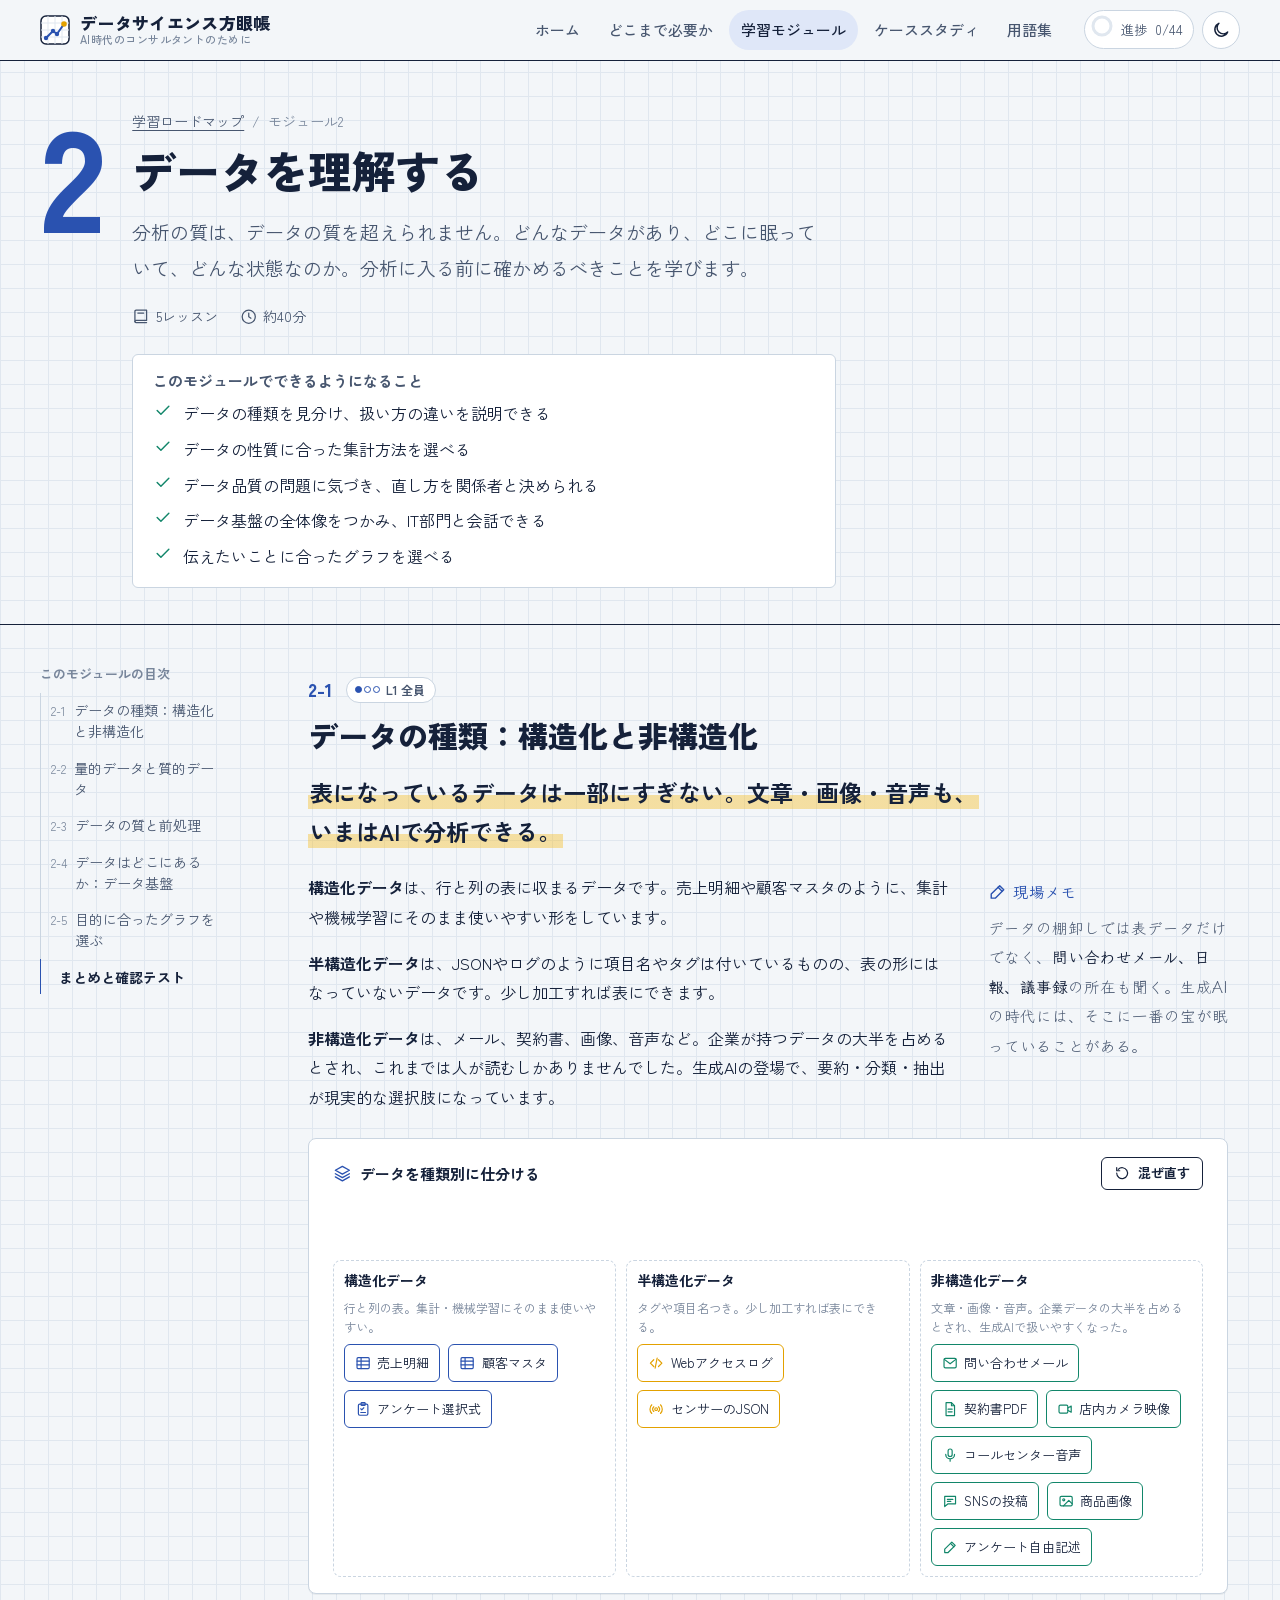
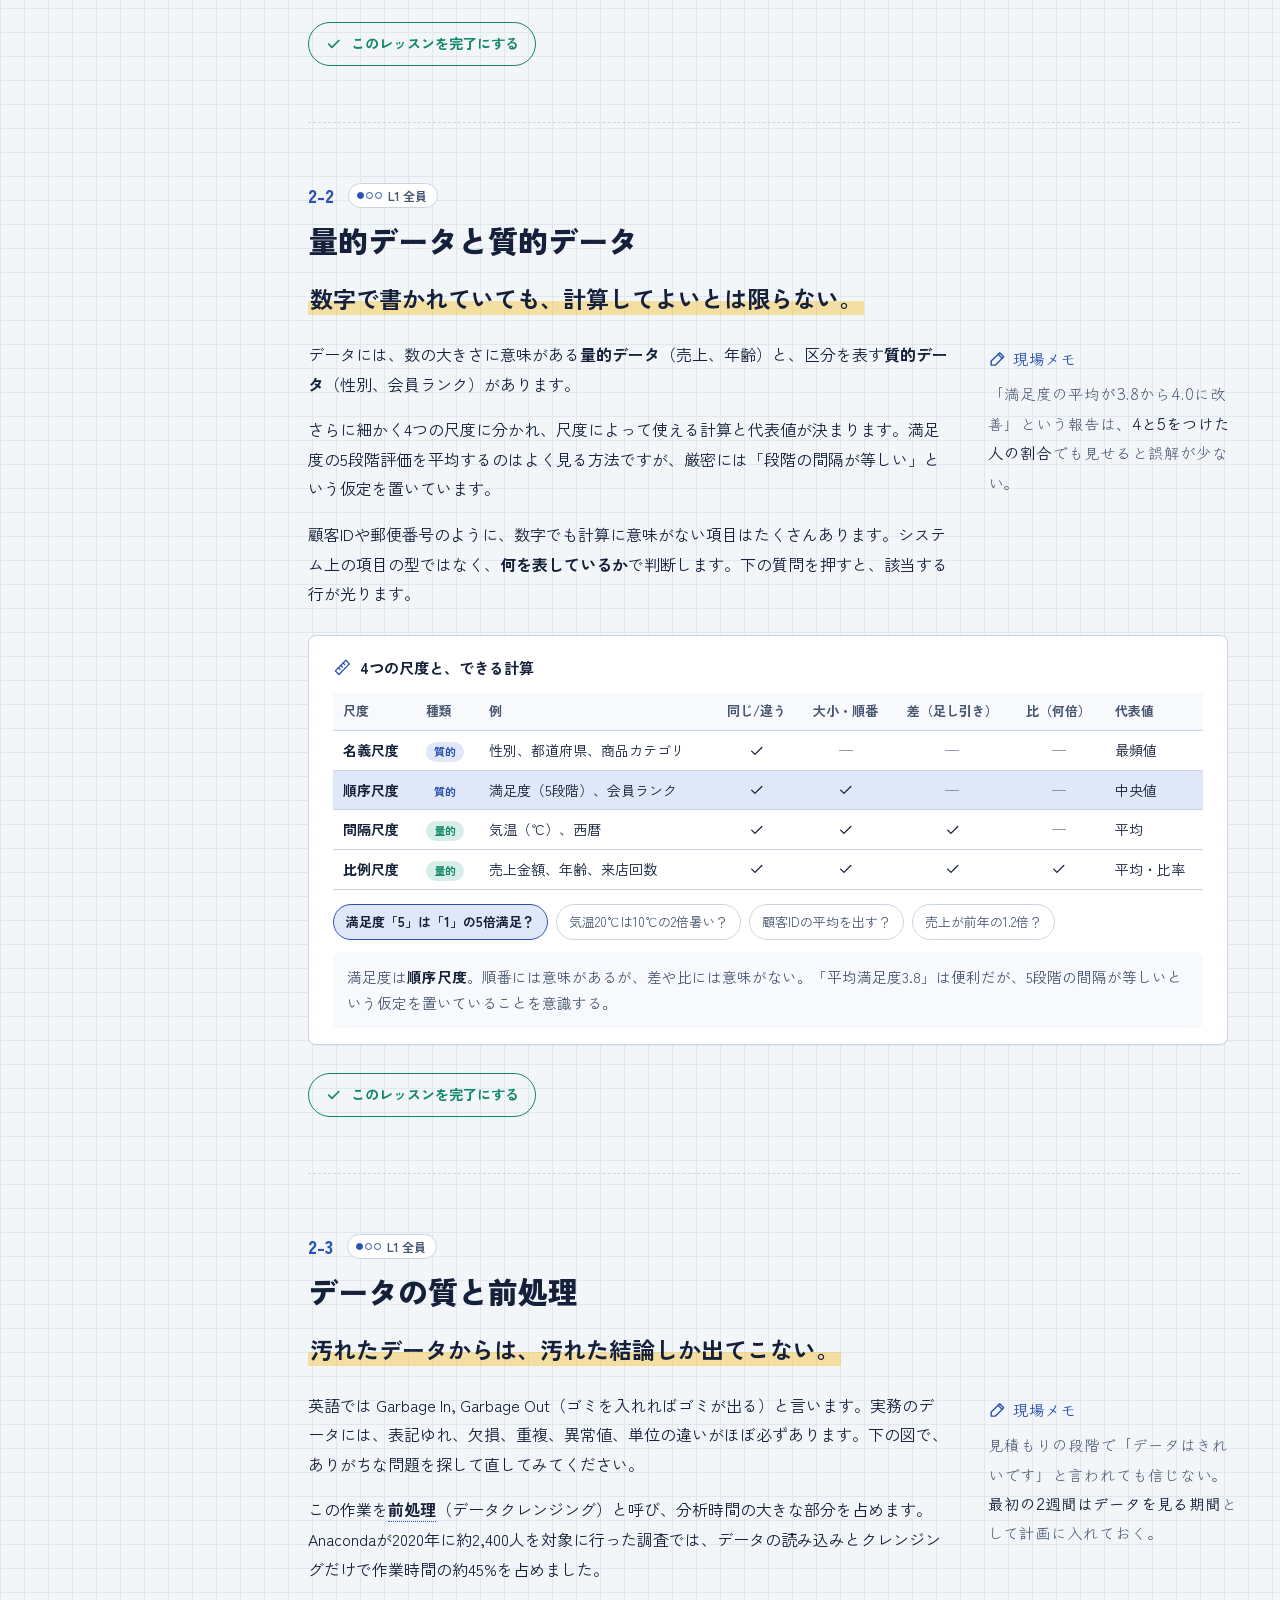
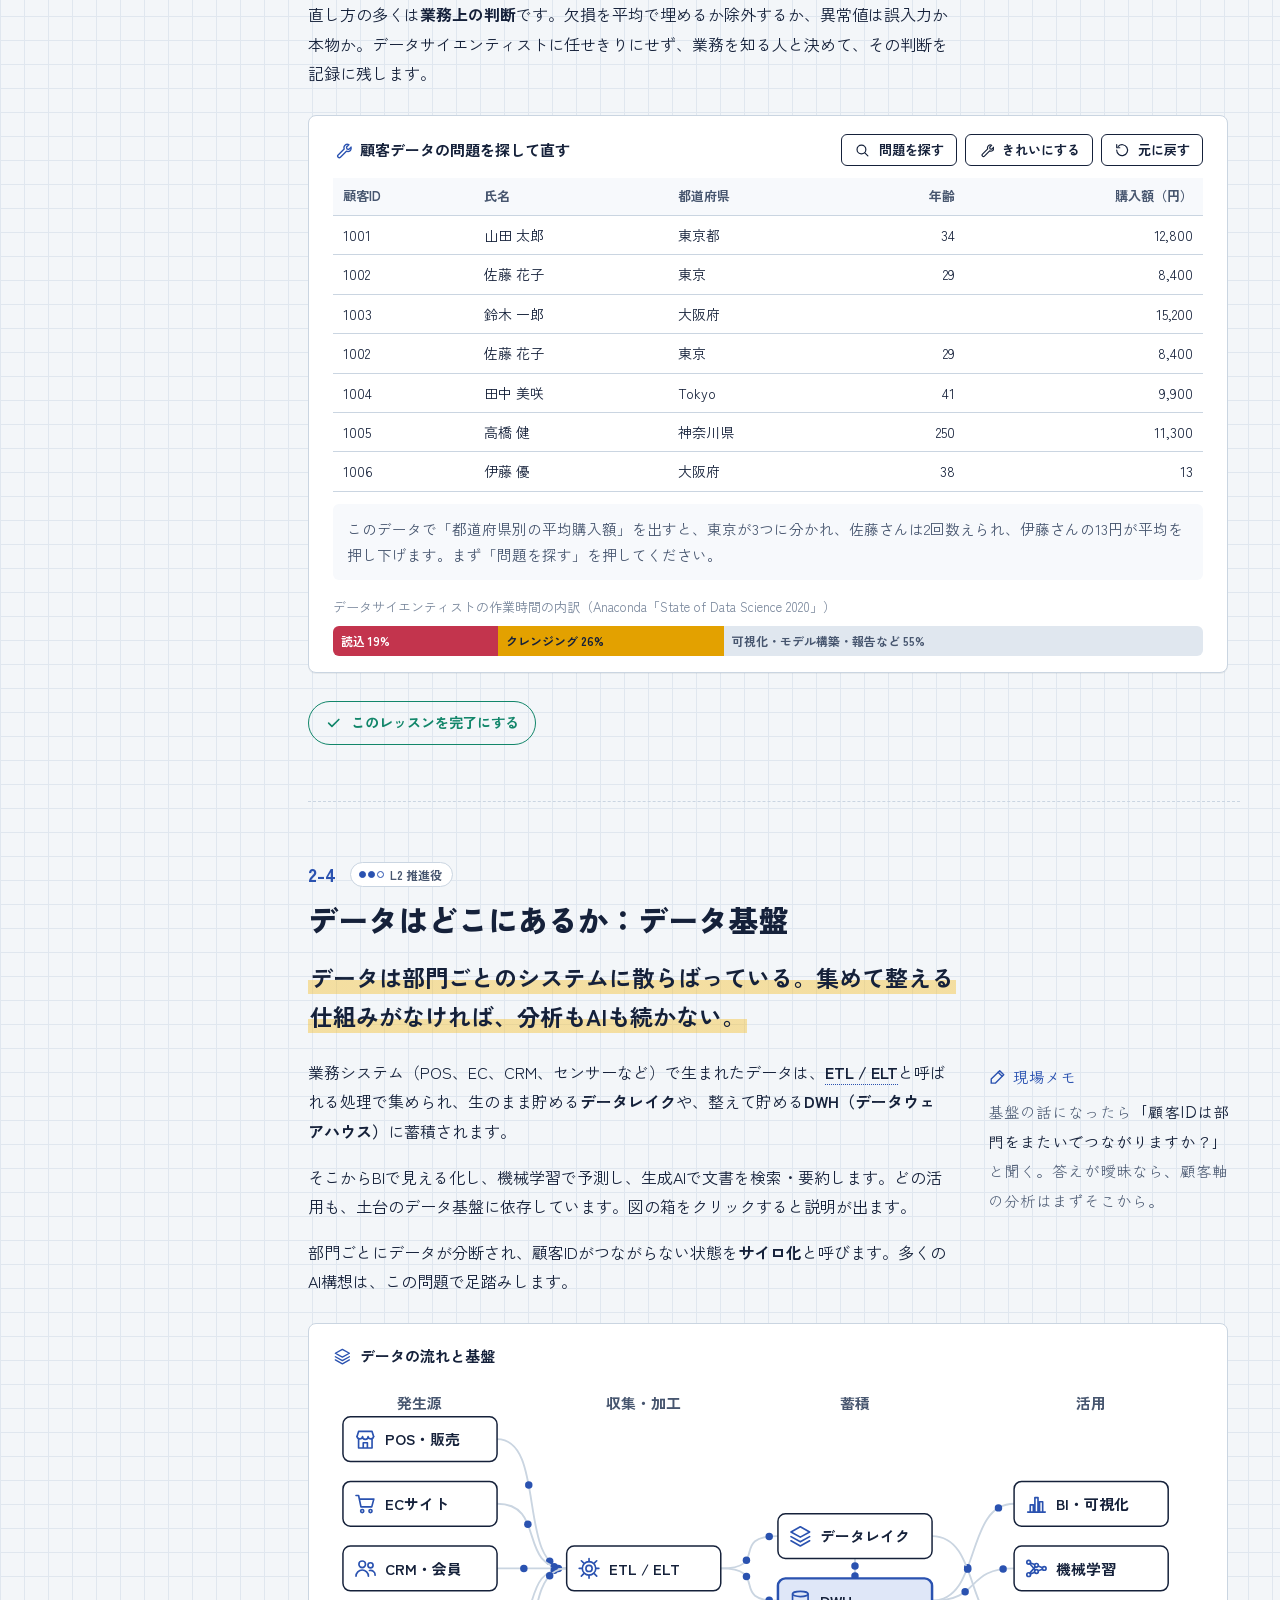
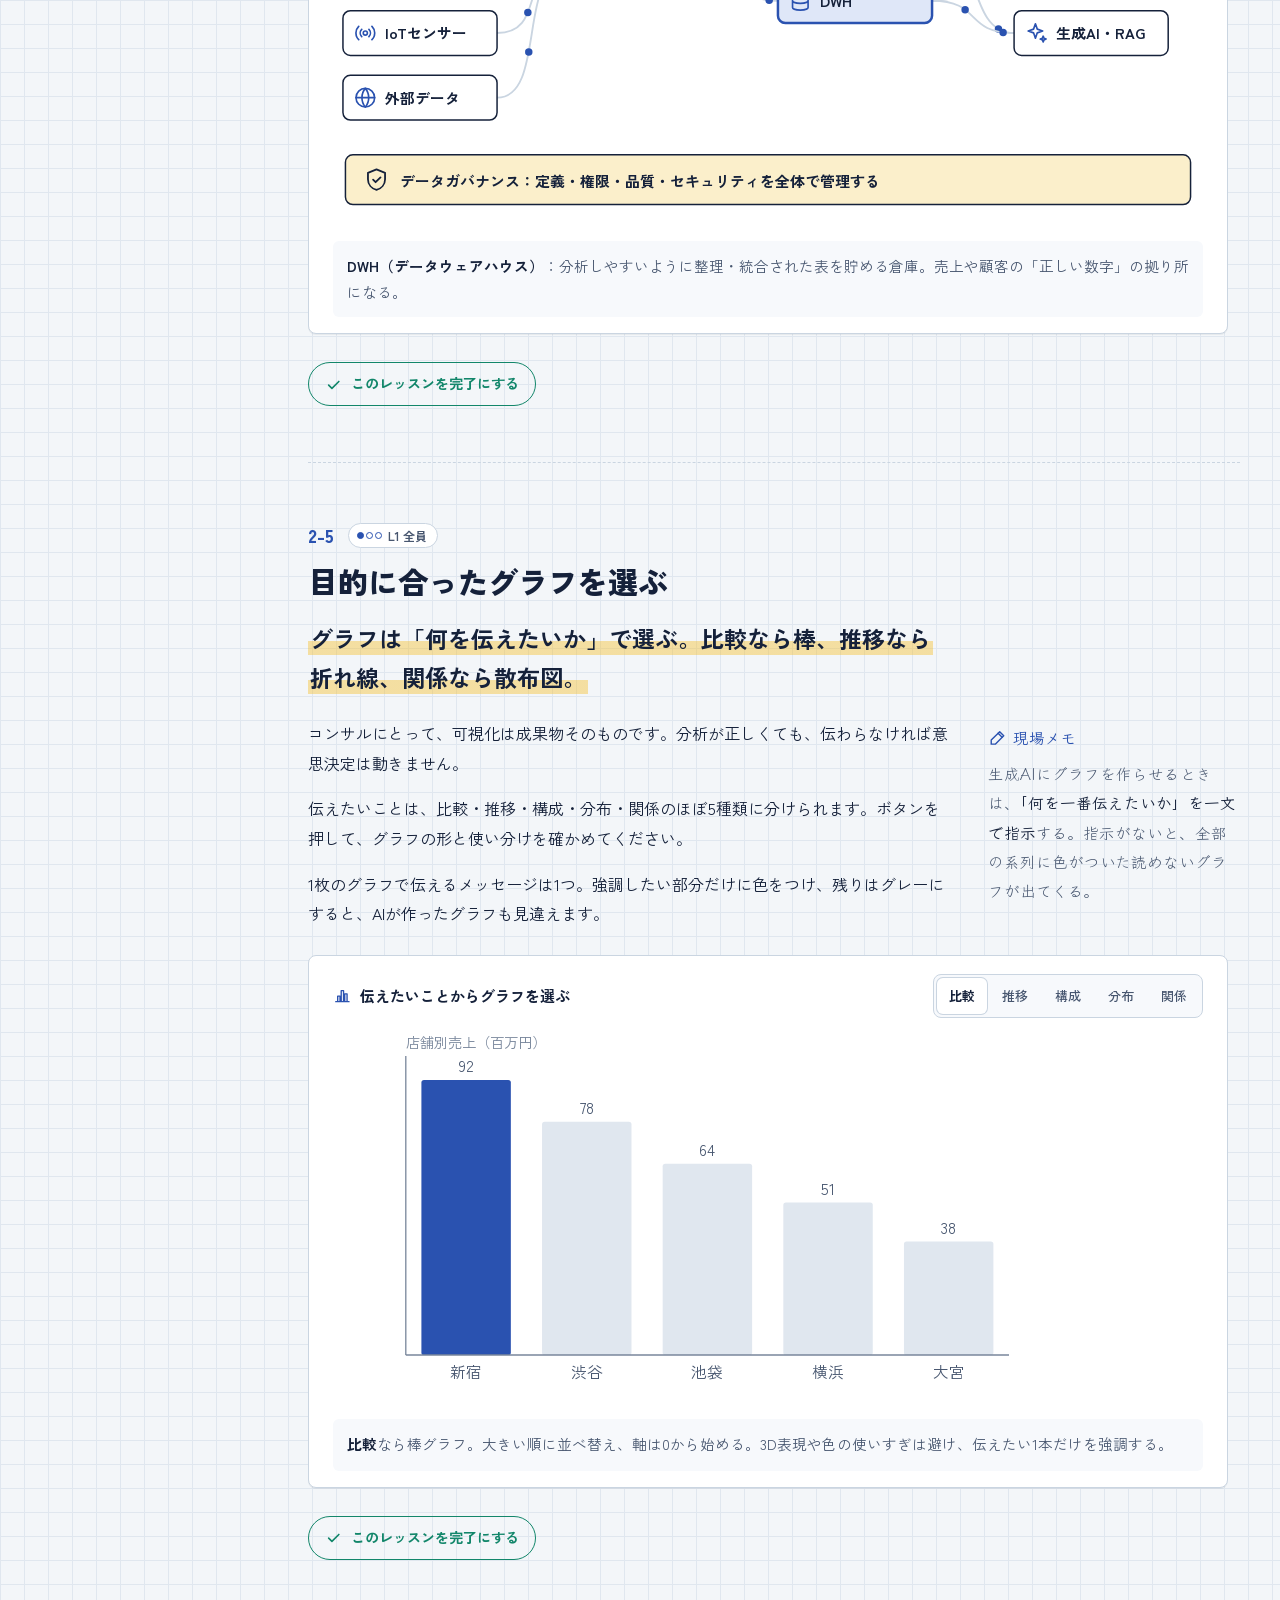
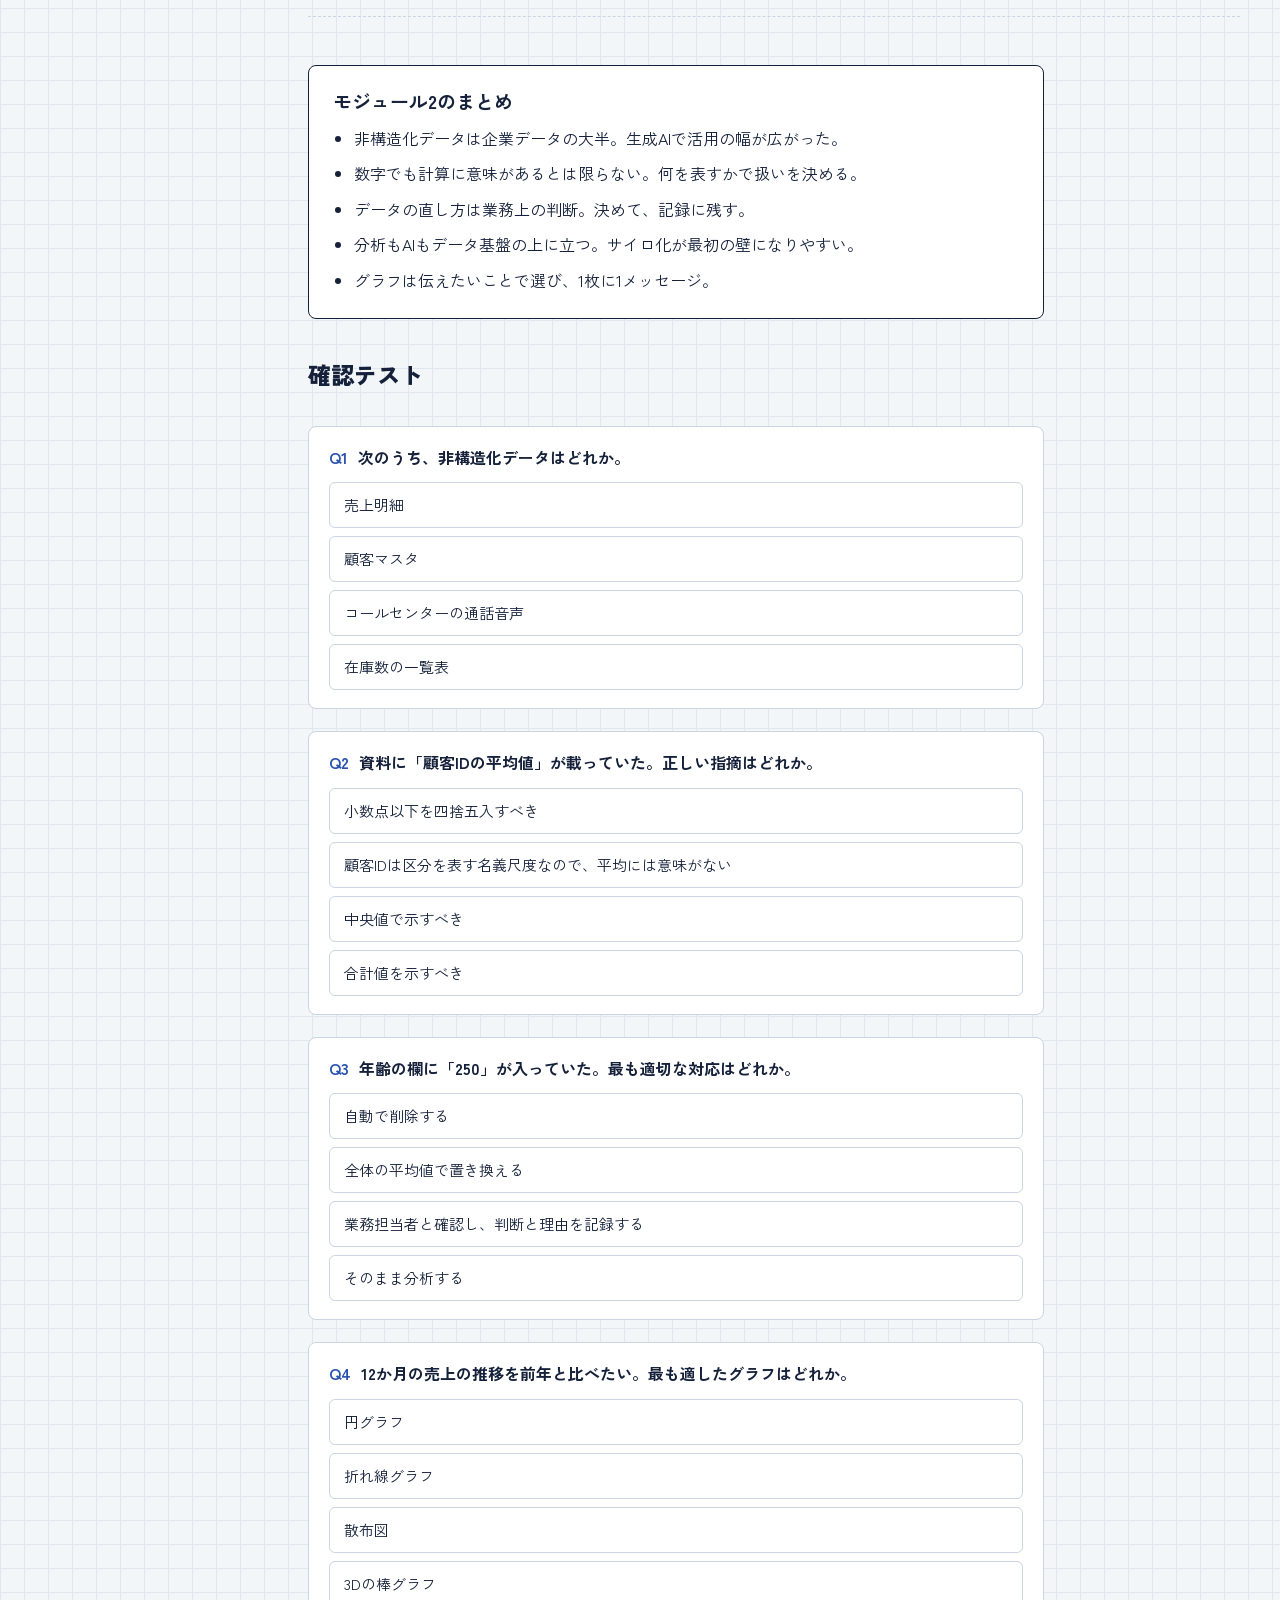
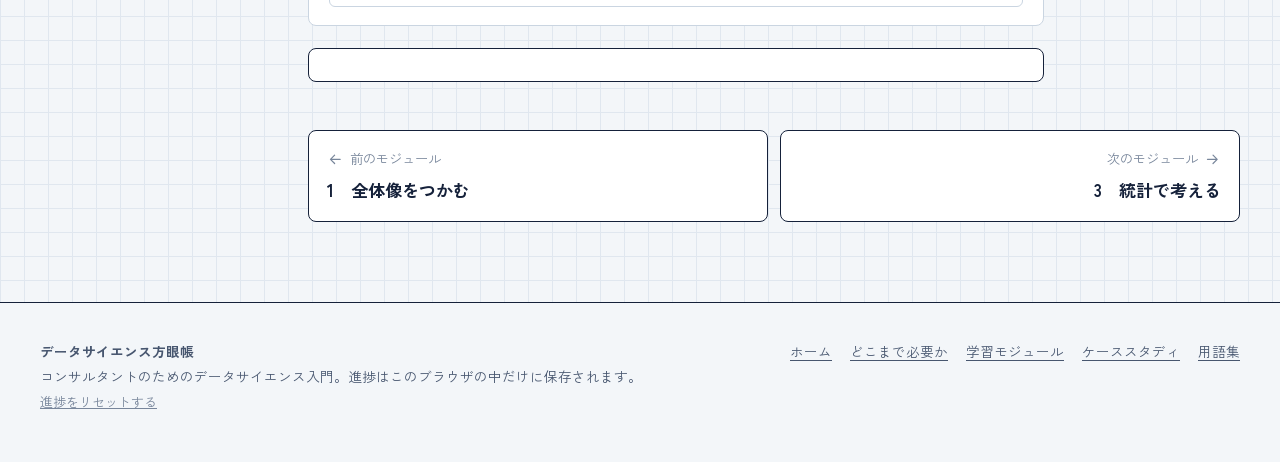
<file: modules/m2.html>
<!doctype html>
<html lang="ja">
<head>
<meta charset="utf-8">
<meta name="viewport" content="width=device-width, initial-scale=1, viewport-fit=cover">
<title>データを理解する｜データサイエンス方眼帳</title>
<meta name="ds-root" content="../">
<meta name="ds-page" content="modules">
<link rel="preconnect" href="https://fonts.googleapis.com">
<link rel="preconnect" href="https://fonts.gstatic.com" crossorigin>
<link rel="stylesheet" href="https://fonts.googleapis.com/css2?family=Klee+One:wght@400;600&family=Zen+Kaku+Gothic+New:wght@400;500;700;900&display=swap">
<link rel="stylesheet" href="../assets/css/style.css">
</head>
<body>
<div data-site-header></div>
<main id="main">

<section class="mod-hero">
  <div class="wrap mod-hero__grid">
    <div class="mod-hero__no" aria-hidden="true">2</div>
    <div>
      <p class="mod-hero__crumb"><a href="../index.html#roadmap">学習ロードマップ</a><span>/</span><span>モジュール2</span></p>
      <h1>データを理解する</h1>
      <p class="lead">分析の質は、データの質を超えられません。どんなデータがあり、どこに眠っていて、どんな状態なのか。分析に入る前に確かめるべきことを学びます。</p>
      <div class="mod-hero__facts">
        <span><svg class="icon" aria-hidden="true"><use href="#i-book"/></svg>5レッスン</span>
        <span><svg class="icon" aria-hidden="true"><use href="#i-clock"/></svg>約40分</span>
      </div>
      <div class="outcomes">
        <h2>このモジュールでできるようになること</h2>
        <ul>
          <li><svg class="icon" aria-hidden="true"><use href="#i-check"/></svg>データの種類を見分け、扱い方の違いを説明できる</li>
          <li><svg class="icon" aria-hidden="true"><use href="#i-check"/></svg>データの性質に合った集計方法を選べる</li>
          <li><svg class="icon" aria-hidden="true"><use href="#i-check"/></svg>データ品質の問題に気づき、直し方を関係者と決められる</li>
          <li><svg class="icon" aria-hidden="true"><use href="#i-check"/></svg>データ基盤の全体像をつかみ、IT部門と会話できる</li>
          <li><svg class="icon" aria-hidden="true"><use href="#i-check"/></svg>伝えたいことに合ったグラフを選べる</li>
        </ul>
      </div>
    </div>
  </div>
</section>

<div class="wrap mod-layout">
  <nav class="toc" data-toc aria-label="目次"></nav>
  <div>

    <section class="lesson" id="l2-1" data-lesson="2-1" data-level="1">
      <div class="lesson__head"><span class="lesson__no">2-1</span><h2>データの種類：構造化と非構造化</h2></div>
      <p class="lesson__key"><span>表になっているデータは一部にすぎない。文章・画像・音声も、いまはAIで分析できる。</span></p>
      <div class="lesson__body">
        <div class="prose">
          <p><strong>構造化データ</strong>は、行と列の表に収まるデータです。売上明細や顧客マスタのように、集計や機械学習にそのまま使いやすい形をしています。</p>
          <p><strong>半構造化データ</strong>は、JSONやログのように項目名やタグは付いているものの、表の形にはなっていないデータです。少し加工すれば表にできます。</p>
          <p><strong>非構造化データ</strong>は、メール、契約書、画像、音声など。企業が持つデータの大半を占めるとされ、これまでは人が読むしかありませんでした。生成AIの登場で、要約・分類・抽出が現実的な選択肢になっています。</p>
        </div>
        <aside class="memo">
          <span class="memo__head"><svg class="icon" aria-hidden="true"><use href="#i-pen"/></svg>現場メモ</span>
          <p>データの棚卸しでは表データだけでなく、<b>問い合わせメール、日報、議事録</b>の所在も聞く。生成AIの時代には、そこに一番の宝が眠っていることがある。</p>
        </aside>
      </div>
      <figure class="fig" data-widget="data-types" data-title="データを種類別に仕分ける" data-icon="layers"></figure>
    </section>

    <section class="lesson" id="l2-2" data-lesson="2-2" data-level="1">
      <div class="lesson__head"><span class="lesson__no">2-2</span><h2>量的データと質的データ</h2></div>
      <p class="lesson__key"><span>数字で書かれていても、計算してよいとは限らない。</span></p>
      <div class="lesson__body">
        <div class="prose">
          <p>データには、数の大きさに意味がある<strong>量的データ</strong>（売上、年齢）と、区分を表す<strong>質的データ</strong>（性別、会員ランク）があります。</p>
          <p>さらに細かく4つの尺度に分かれ、尺度によって使える計算と代表値が決まります。満足度の5段階評価を平均するのはよく見る方法ですが、厳密には「段階の間隔が等しい」という仮定を置いています。</p>
          <p>顧客IDや郵便番号のように、数字でも計算に意味がない項目はたくさんあります。システム上の項目の型ではなく、<strong>何を表しているか</strong>で判断します。下の質問を押すと、該当する行が光ります。</p>
        </div>
        <aside class="memo">
          <span class="memo__head"><svg class="icon" aria-hidden="true"><use href="#i-pen"/></svg>現場メモ</span>
          <p>「満足度の平均が3.8から4.0に改善」という報告は、<b>4と5をつけた人の割合</b>でも見せると誤解が少ない。</p>
        </aside>
      </div>
      <figure class="fig" data-widget="scales" data-title="4つの尺度と、できる計算" data-icon="ruler"></figure>
    </section>

    <section class="lesson" id="l2-3" data-lesson="2-3" data-level="1">
      <div class="lesson__head"><span class="lesson__no">2-3</span><h2>データの質と前処理</h2></div>
      <p class="lesson__key"><span>汚れたデータからは、汚れた結論しか出てこない。</span></p>
      <div class="lesson__body">
        <div class="prose">
          <p>英語では Garbage In, Garbage Out（ゴミを入れればゴミが出る）と言います。実務のデータには、表記ゆれ、欠損、重複、異常値、単位の違いがほぼ必ずあります。下の図で、ありがちな問題を探して直してみてください。</p>
          <p>この作業を<span class="term">前処理</span>（データクレンジング）と呼び、分析時間の大きな部分を占めます。Anacondaが2020年に約2,400人を対象に行った調査では、データの読み込みとクレンジングだけで作業時間の約45%を占めました。</p>
          <p>直し方の多くは<strong>業務上の判断</strong>です。欠損を平均で埋めるか除外するか、異常値は誤入力か本物か。データサイエンティストに任せきりにせず、業務を知る人と決めて、その判断を記録に残します。</p>
        </div>
        <aside class="memo">
          <span class="memo__head"><svg class="icon" aria-hidden="true"><use href="#i-pen"/></svg>現場メモ</span>
          <p>見積もりの段階で「データはきれいです」と言われても信じない。<b>最初の2週間はデータを見る期間</b>として計画に入れておく。</p>
        </aside>
      </div>
      <figure class="fig" data-widget="dirty-data" data-title="顧客データの問題を探して直す" data-icon="wrench"></figure>
    </section>

    <section class="lesson" id="l2-4" data-lesson="2-4" data-level="2">
      <div class="lesson__head"><span class="lesson__no">2-4</span><h2>データはどこにあるか：データ基盤</h2></div>
      <p class="lesson__key"><span>データは部門ごとのシステムに散らばっている。集めて整える仕組みがなければ、分析もAIも続かない。</span></p>
      <div class="lesson__body">
        <div class="prose">
          <p>業務システム（POS、EC、CRM、センサーなど）で生まれたデータは、<span class="term">ETL / ELT</span>と呼ばれる処理で集められ、生のまま貯める<strong>データレイク</strong>や、整えて貯める<strong>DWH（データウェアハウス）</strong>に蓄積されます。</p>
          <p>そこからBIで見える化し、機械学習で予測し、生成AIで文書を検索・要約します。どの活用も、土台のデータ基盤に依存しています。図の箱をクリックすると説明が出ます。</p>
          <p>部門ごとにデータが分断され、顧客IDがつながらない状態を<strong>サイロ化</strong>と呼びます。多くのAI構想は、この問題で足踏みします。</p>
        </div>
        <aside class="memo">
          <span class="memo__head"><svg class="icon" aria-hidden="true"><use href="#i-pen"/></svg>現場メモ</span>
          <p>基盤の話になったら<b>「顧客IDは部門をまたいでつながりますか？」</b>と聞く。答えが曖昧なら、顧客軸の分析はまずそこから。</p>
        </aside>
      </div>
      <figure class="fig" data-widget="platform" data-title="データの流れと基盤" data-icon="layers"></figure>
    </section>

    <section class="lesson" id="l2-5" data-lesson="2-5" data-level="1">
      <div class="lesson__head"><span class="lesson__no">2-5</span><h2>目的に合ったグラフを選ぶ</h2></div>
      <p class="lesson__key"><span>グラフは「何を伝えたいか」で選ぶ。比較なら棒、推移なら折れ線、関係なら散布図。</span></p>
      <div class="lesson__body">
        <div class="prose">
          <p>コンサルにとって、可視化は成果物そのものです。分析が正しくても、伝わらなければ意思決定は動きません。</p>
          <p>伝えたいことは、比較・推移・構成・分布・関係のほぼ5種類に分けられます。ボタンを押して、グラフの形と使い分けを確かめてください。</p>
          <p>1枚のグラフで伝えるメッセージは1つ。強調したい部分だけに色をつけ、残りはグレーにすると、AIが作ったグラフも見違えます。</p>
        </div>
        <aside class="memo">
          <span class="memo__head"><svg class="icon" aria-hidden="true"><use href="#i-pen"/></svg>現場メモ</span>
          <p>生成AIにグラフを作らせるときは、<b>「何を一番伝えたいか」を一文で指示</b>する。指示がないと、全部の系列に色がついた読めないグラフが出てくる。</p>
        </aside>
      </div>
      <figure class="fig" data-widget="chart-chooser" data-title="伝えたいことからグラフを選ぶ" data-icon="chart-bar"></figure>
    </section>

    <section id="summary" data-toc-extra data-toc-title="まとめと確認テスト">
      <div class="summary-box">
        <h3>モジュール2のまとめ</h3>
        <ul>
          <li>非構造化データは企業データの大半。生成AIで活用の幅が広がった。</li>
          <li>数字でも計算に意味があるとは限らない。何を表すかで扱いを決める。</li>
          <li>データの直し方は業務上の判断。決めて、記録に残す。</li>
          <li>分析もAIもデータ基盤の上に立つ。サイロ化が最初の壁になりやすい。</li>
          <li>グラフは伝えたいことで選び、1枚に1メッセージ。</li>
        </ul>
      </div>
      <h2 class="section__head" style="margin-top:40px;font-size:var(--step-2);font-weight:900">確認テスト</h2>
      <div class="quiz" data-quiz="m2"><script type="application/json">[
        {"q":"次のうち、非構造化データはどれか。","o":["売上明細","顧客マスタ","コールセンターの通話音声","在庫数の一覧表"],"a":2,"exp":"音声・画像・文章は非構造化データです。生成AIや音声認識で、要約や分類ができるようになりました。"},
        {"q":"資料に「顧客IDの平均値」が載っていた。正しい指摘はどれか。","o":["小数点以下を四捨五入すべき","顧客IDは区分を表す名義尺度なので、平均には意味がない","中央値で示すべき","合計値を示すべき"],"a":1,"exp":"顧客IDは数字でも名義尺度です。平均・中央値・合計のいずれにも意味はありません。"},
        {"q":"年齢の欄に「250」が入っていた。最も適切な対応はどれか。","o":["自動で削除する","全体の平均値で置き換える","業務担当者と確認し、判断と理由を記録する","そのまま分析する"],"a":2,"exp":"誤入力か、別の意味を持つ値か（例：不明を表すコード）は業務を知る人にしかわかりません。判断を記録することで、後から検証できます。"},
        {"q":"12か月の売上の推移を前年と比べたい。最も適したグラフはどれか。","o":["円グラフ","折れ線グラフ","散布図","3Dの棒グラフ"],"a":1,"exp":"時間の流れに沿った推移は折れ線グラフが基本です。前年を薄い色の線で重ねると比較しやすくなります。"}
      ]</script></div>
    </section>
    <nav class="pager" data-pager="m2" aria-label="モジュールの移動"></nav>
  </div>
</div>
</main>
<div data-site-footer></div>
<script src="../assets/js/icons.js"></script>
<script src="../assets/js/curriculum.js"></script>
<script src="../assets/js/core.js"></script>
<script src="../assets/js/viz-foundations.js"></script>
<script src="../assets/js/viz-ml.js"></script>
<script src="../assets/js/viz-business.js"></script>
</body>
</html>
</file>
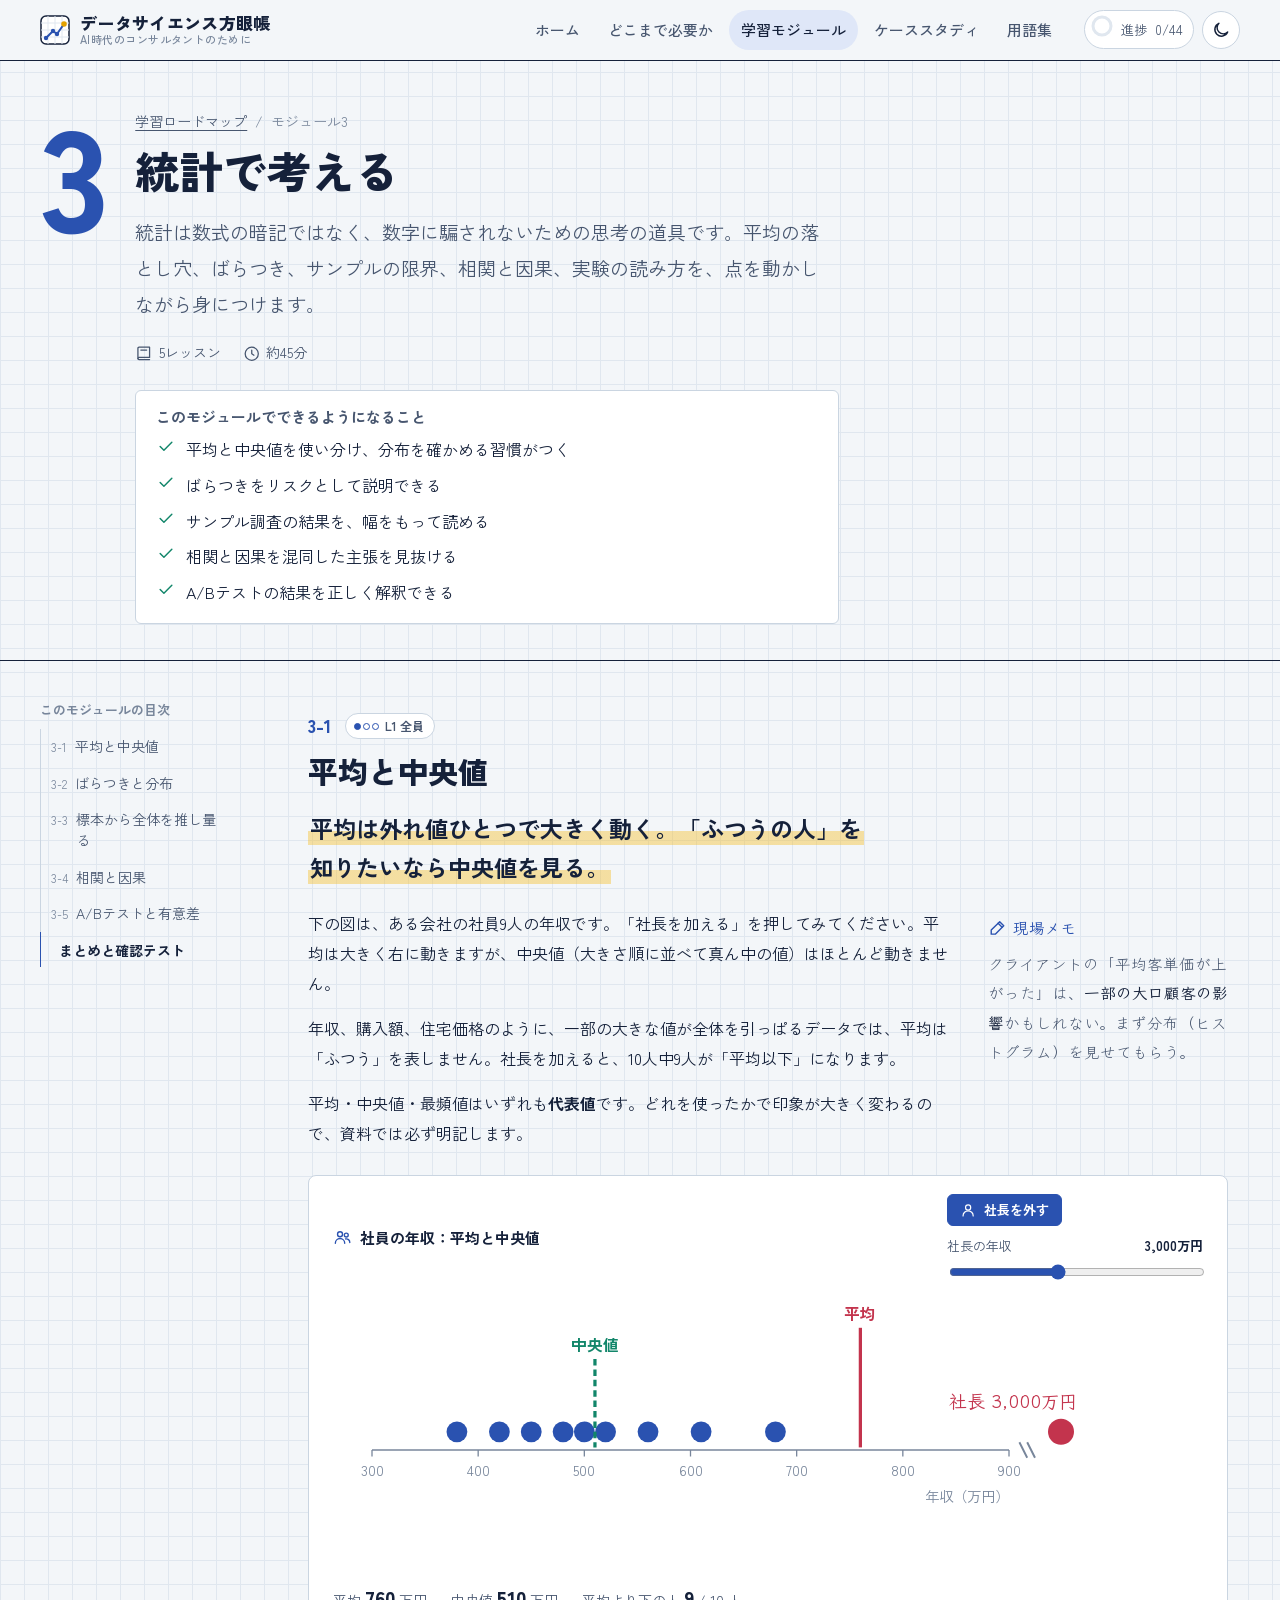
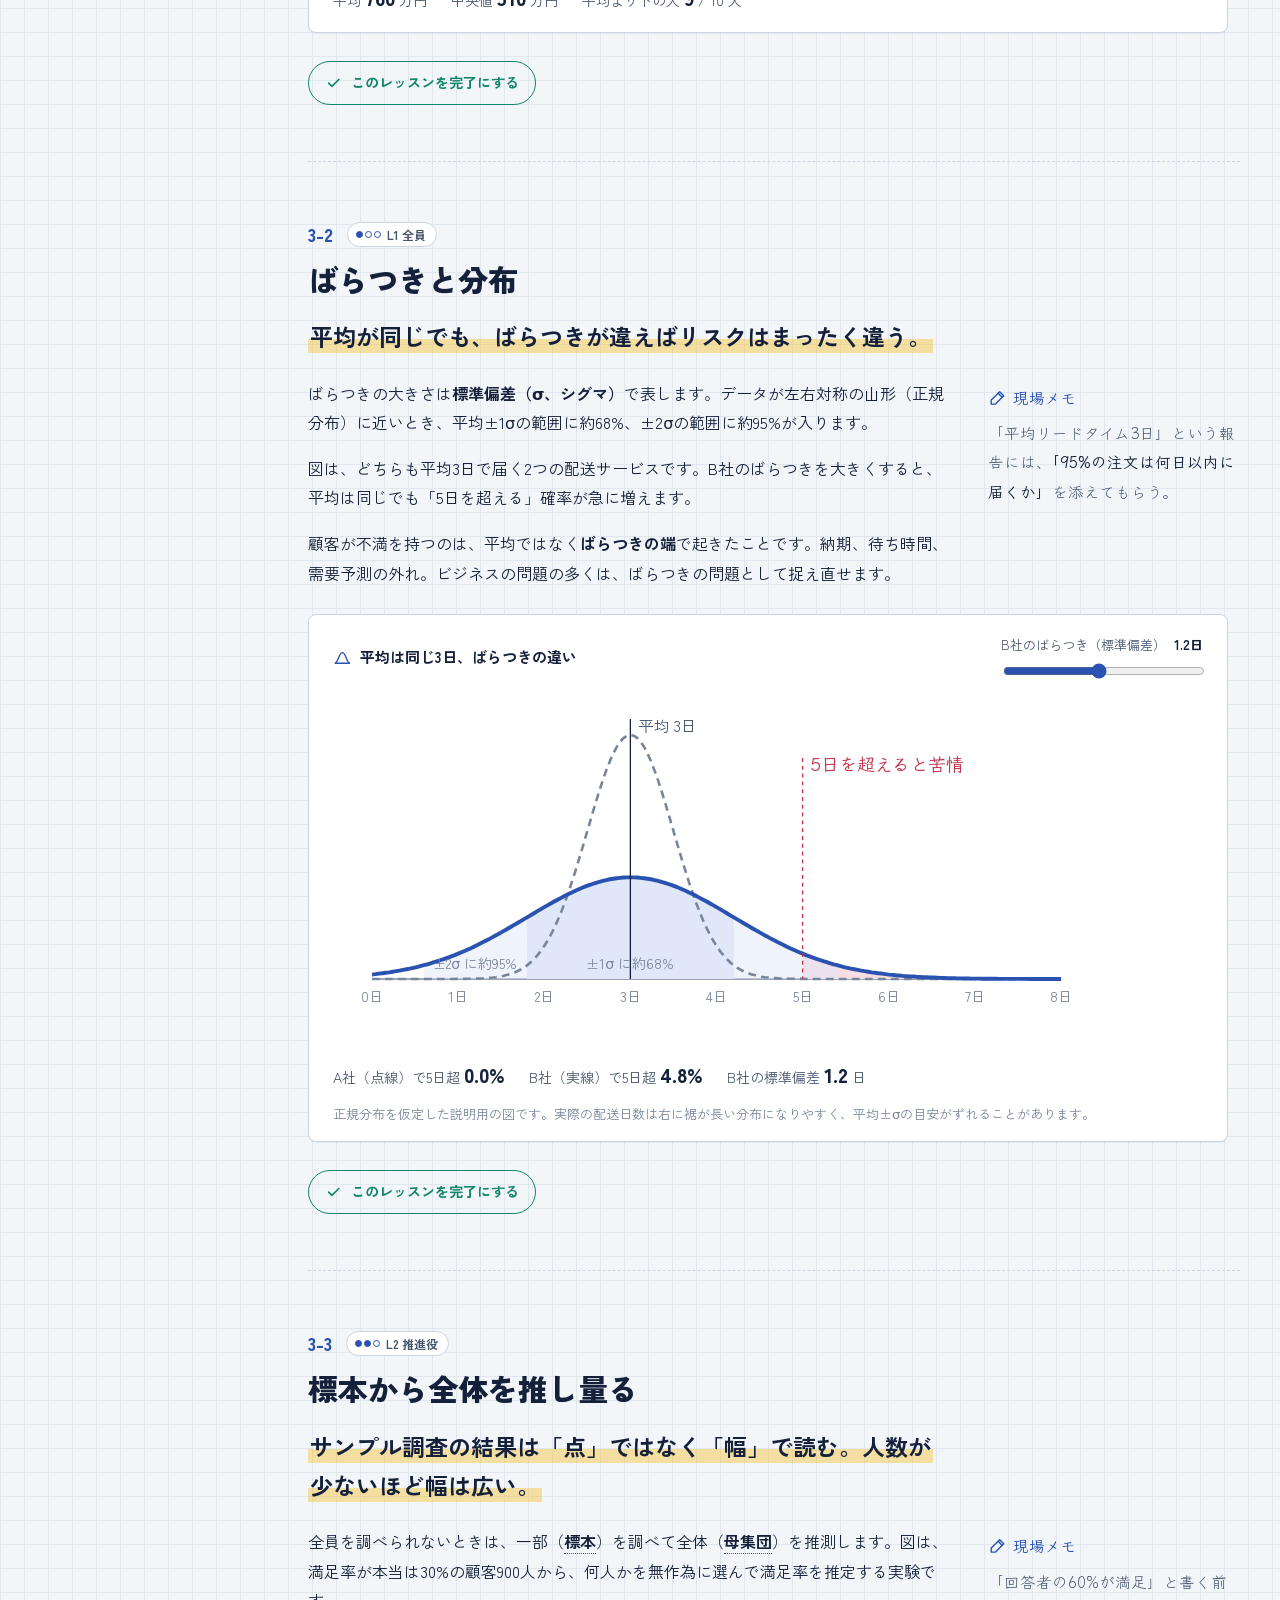
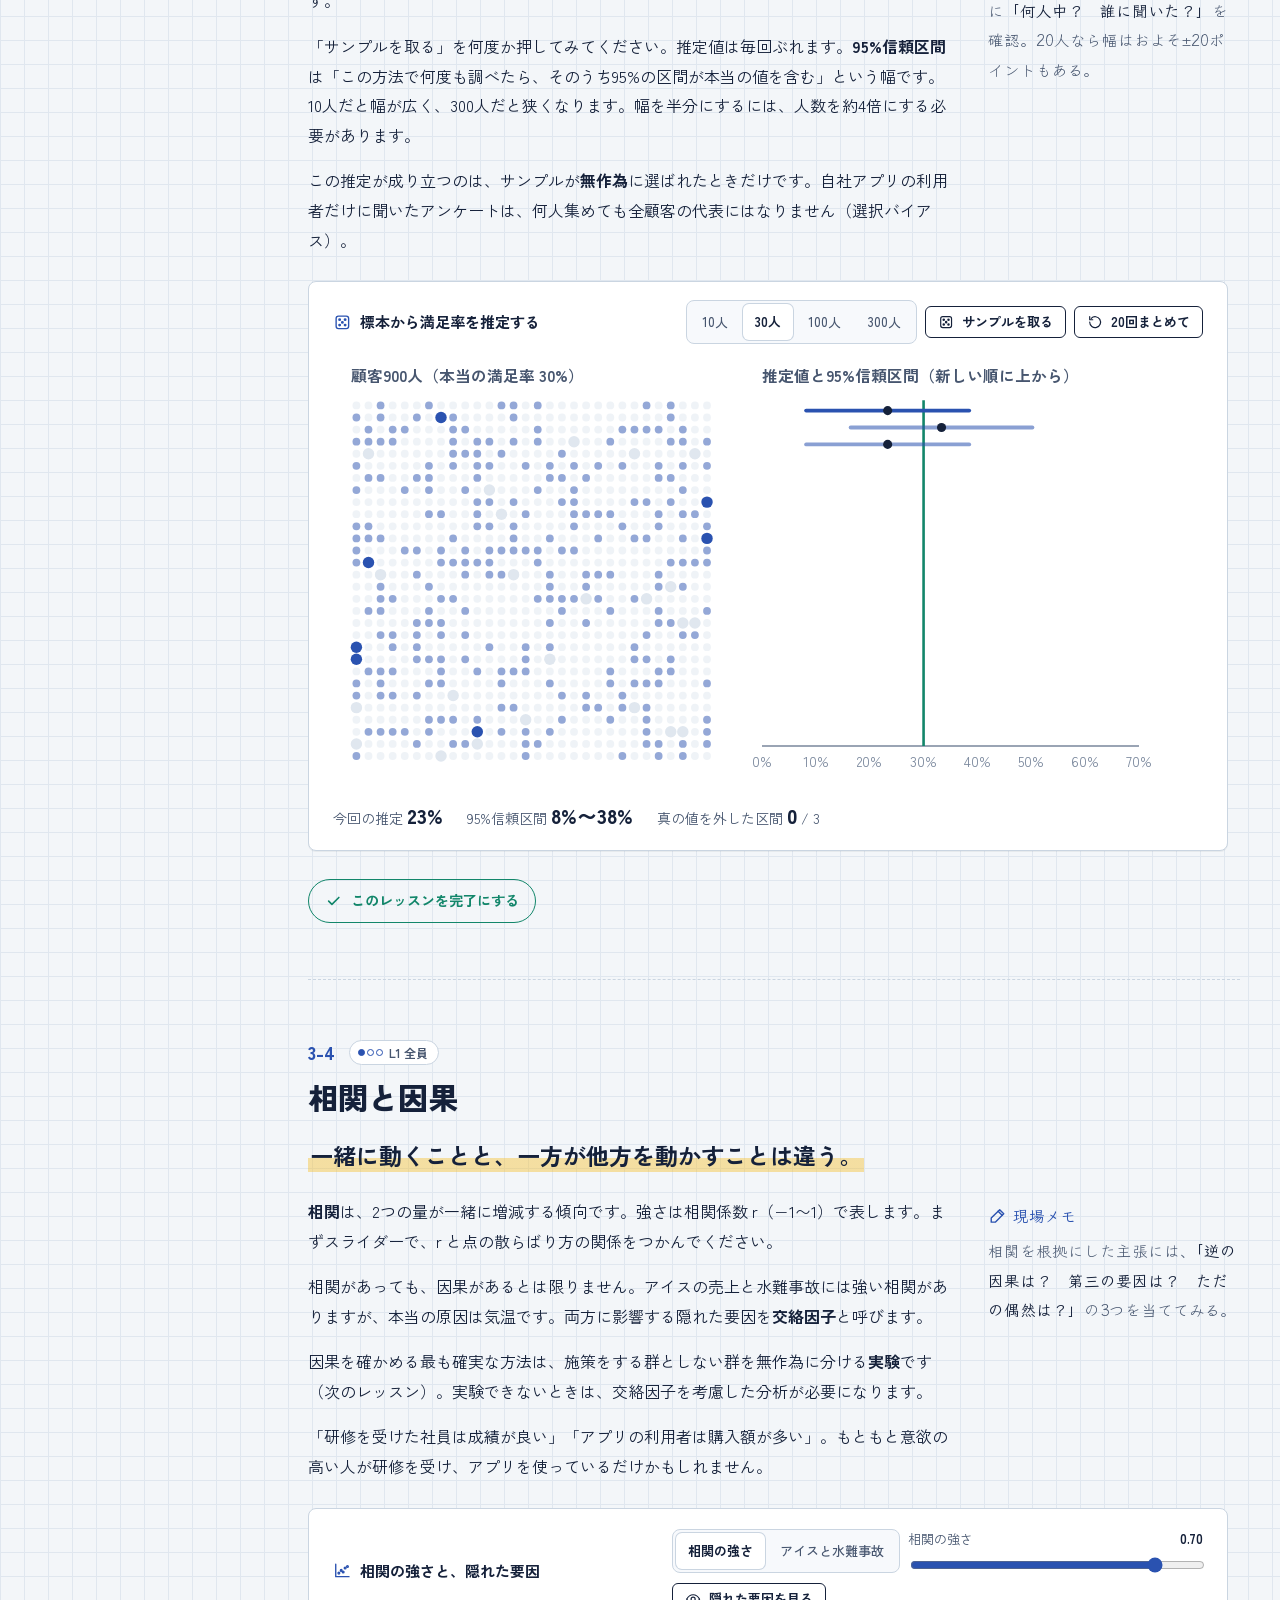
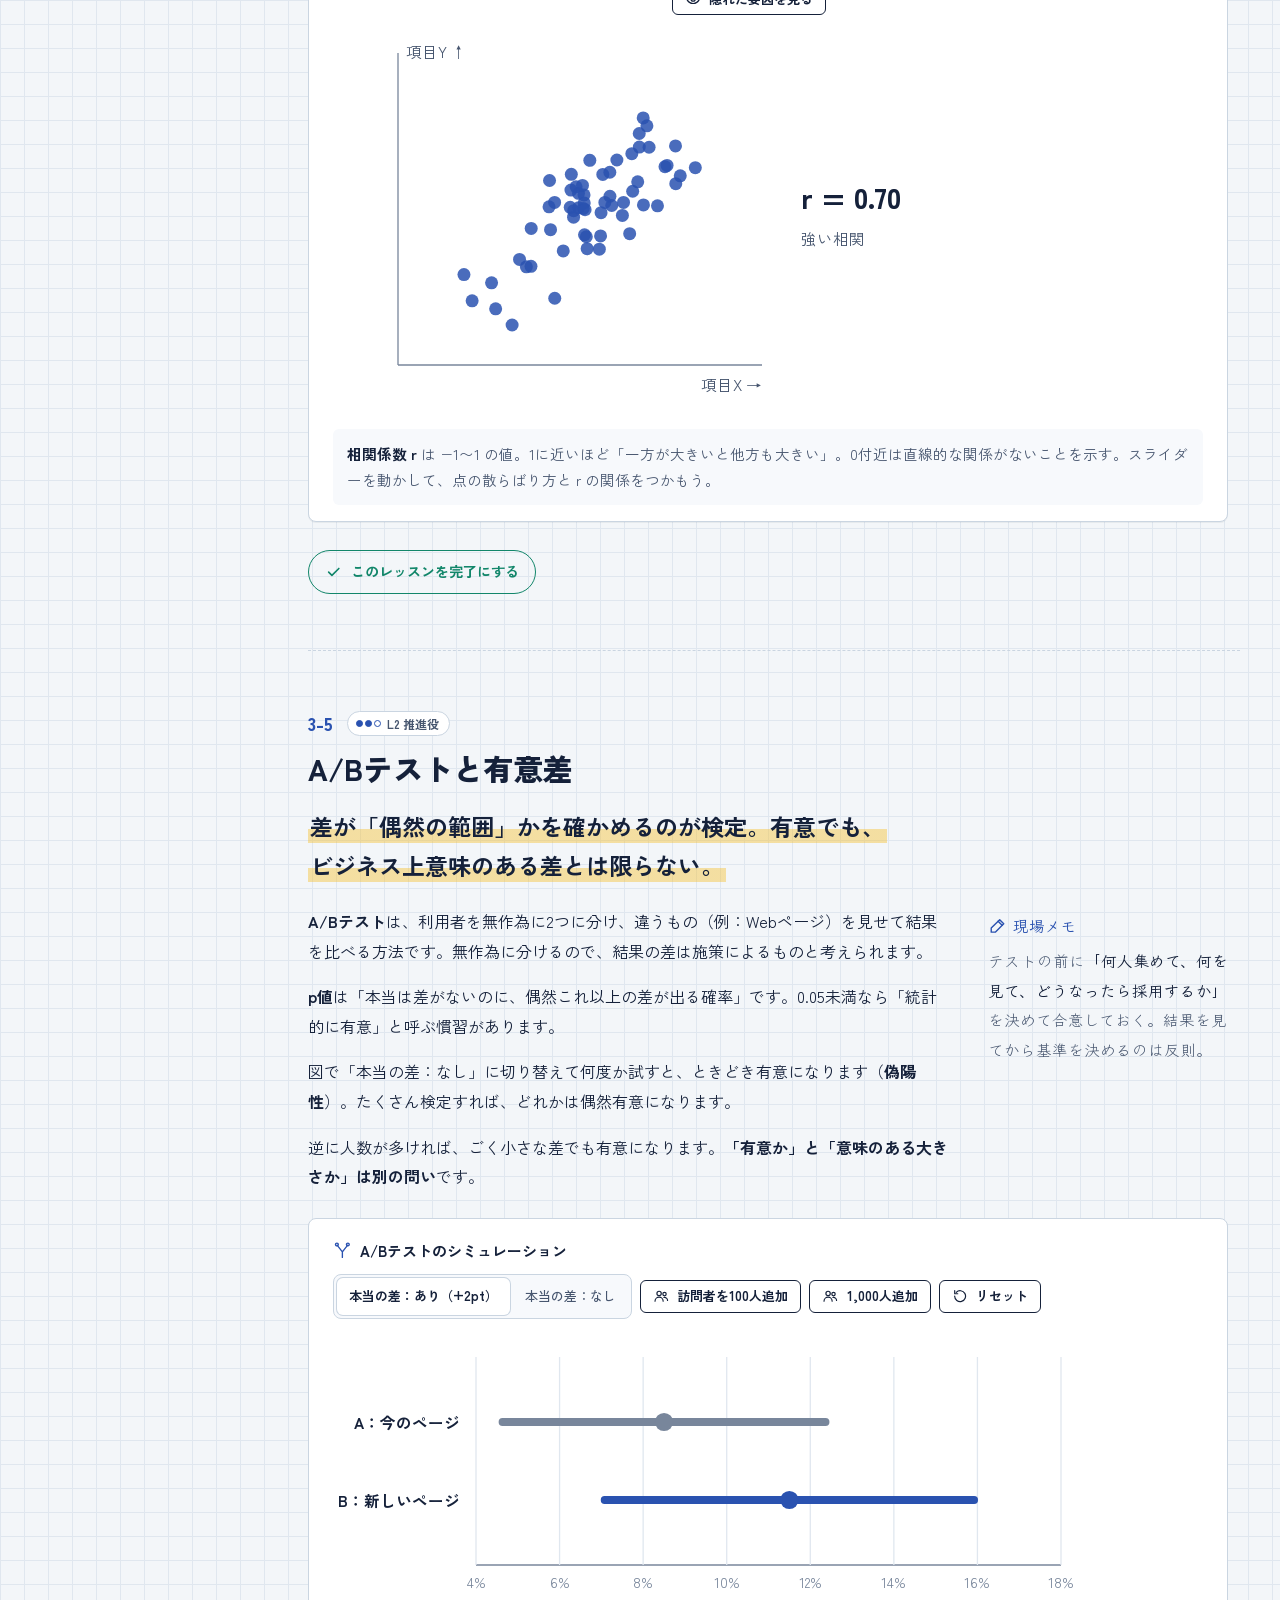
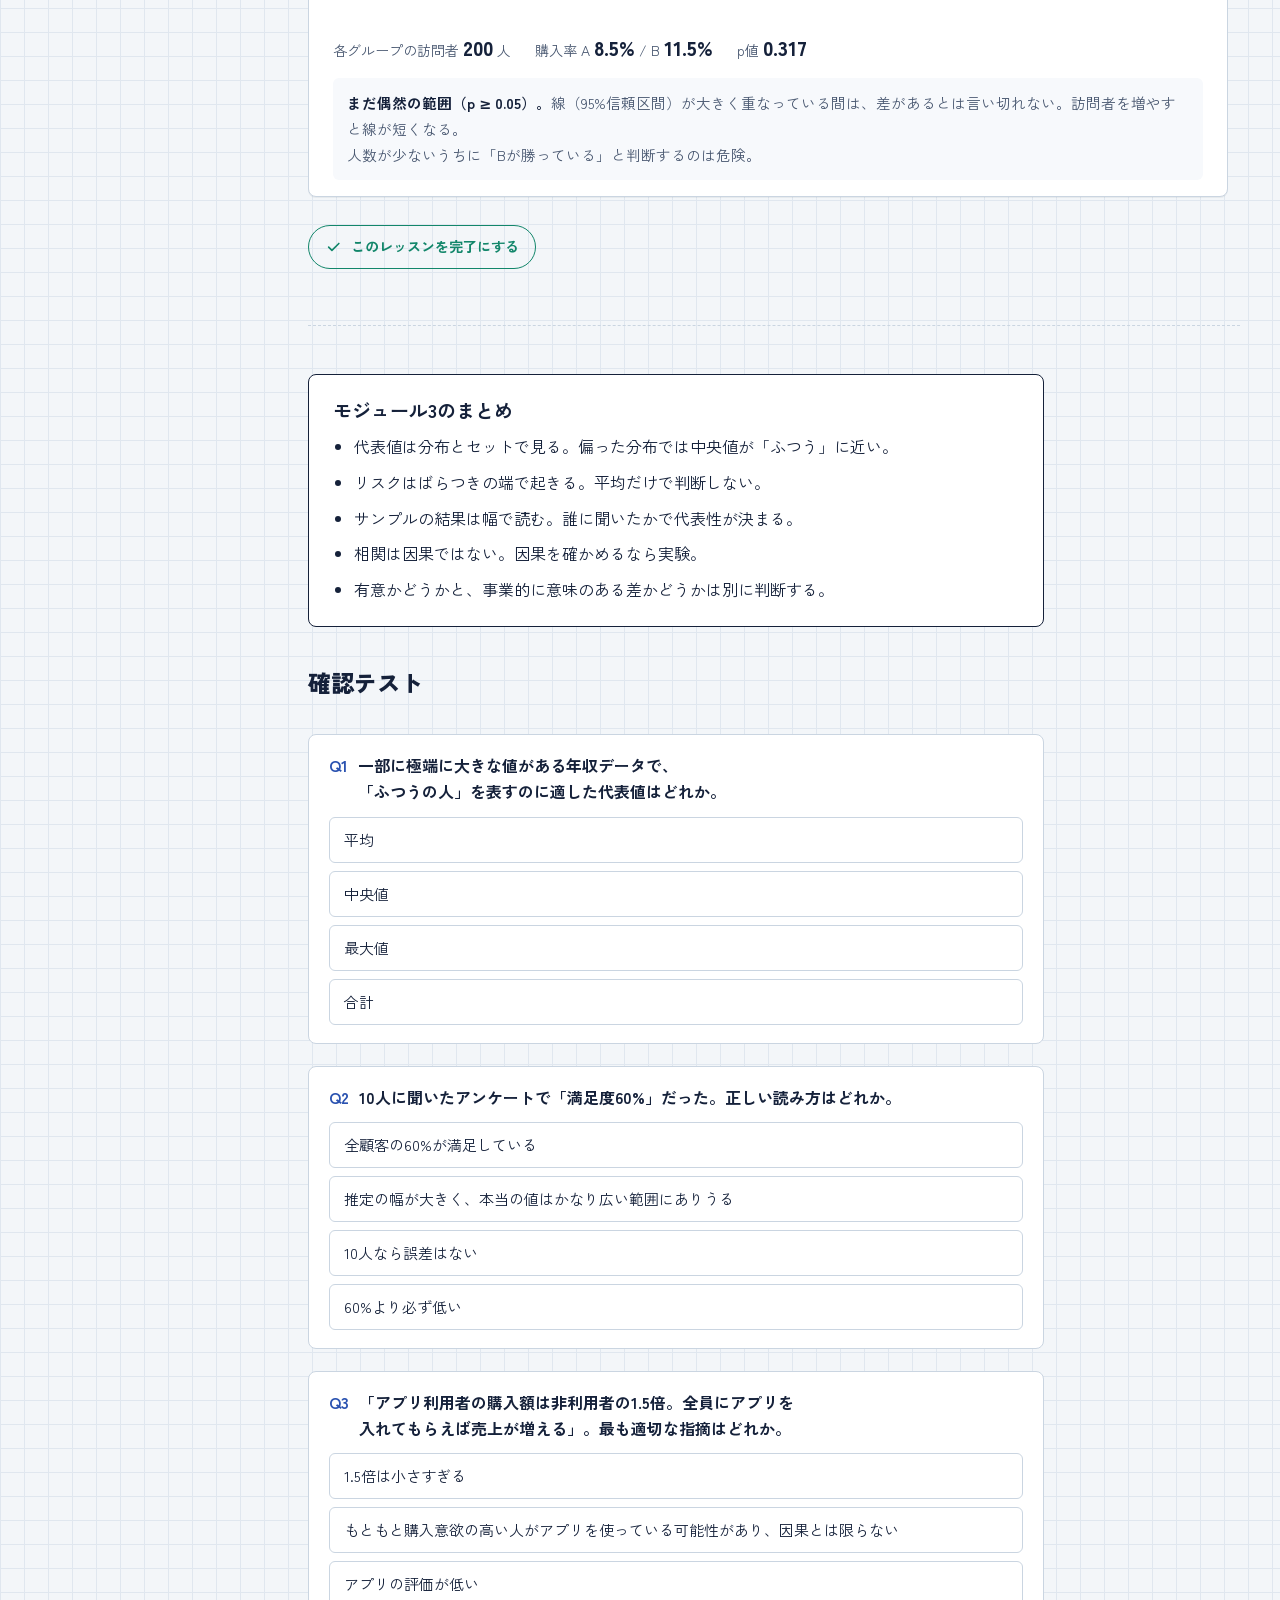
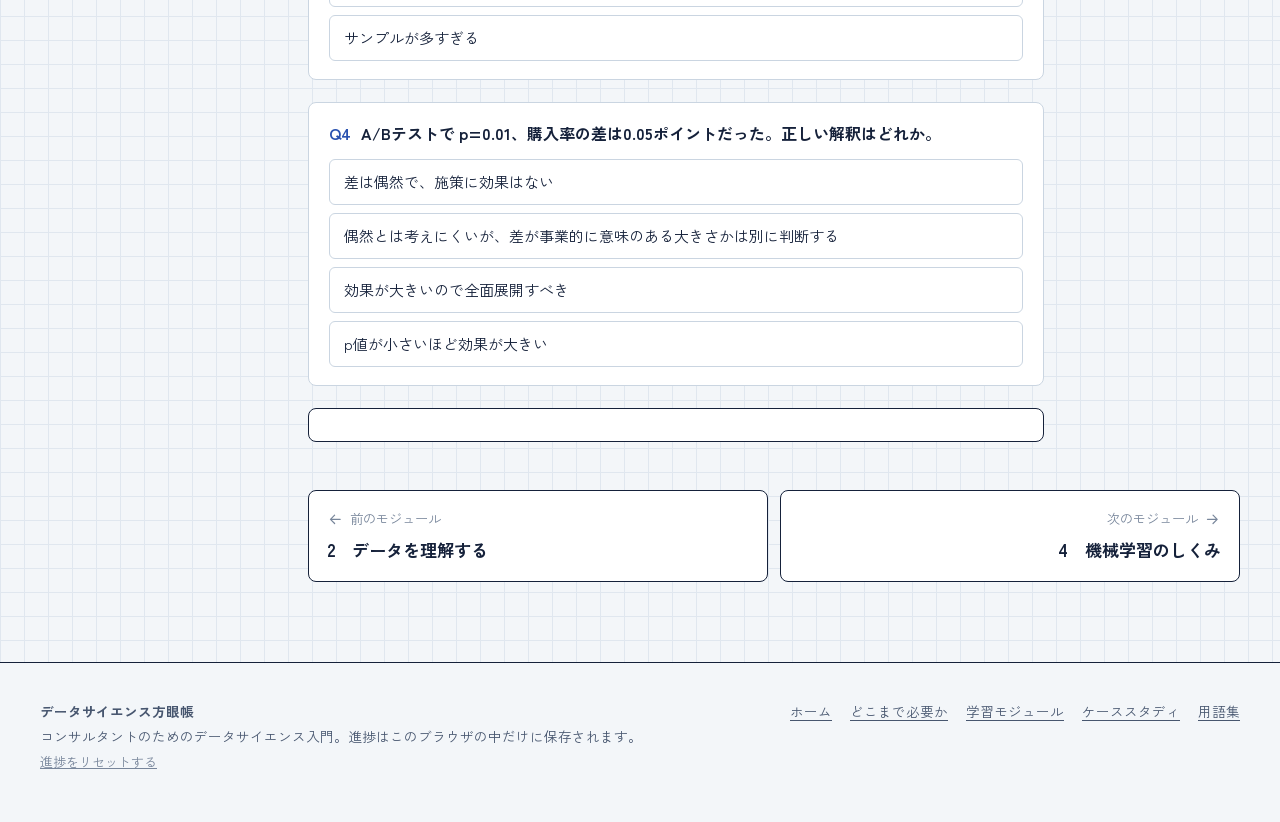
<file: modules/m3.html>
<!doctype html>
<html lang="ja">
<head>
<meta charset="utf-8">
<meta name="viewport" content="width=device-width, initial-scale=1, viewport-fit=cover">
<title>統計で考える｜データサイエンス方眼帳</title>
<meta name="ds-root" content="../">
<meta name="ds-page" content="modules">
<link rel="preconnect" href="https://fonts.googleapis.com">
<link rel="preconnect" href="https://fonts.gstatic.com" crossorigin>
<link rel="stylesheet" href="https://fonts.googleapis.com/css2?family=Klee+One:wght@400;600&family=Zen+Kaku+Gothic+New:wght@400;500;700;900&display=swap">
<link rel="stylesheet" href="../assets/css/style.css">
</head>
<body>
<div data-site-header></div>
<main id="main">

<section class="mod-hero">
  <div class="wrap mod-hero__grid">
    <div class="mod-hero__no" aria-hidden="true">3</div>
    <div>
      <p class="mod-hero__crumb"><a href="../index.html#roadmap">学習ロードマップ</a><span>/</span><span>モジュール3</span></p>
      <h1>統計で考える</h1>
      <p class="lead">統計は数式の暗記ではなく、数字に騙されないための思考の道具です。平均の落とし穴、ばらつき、サンプルの限界、相関と因果、実験の読み方を、点を動かしながら身につけます。</p>
      <div class="mod-hero__facts">
        <span><svg class="icon" aria-hidden="true"><use href="#i-book"/></svg>5レッスン</span>
        <span><svg class="icon" aria-hidden="true"><use href="#i-clock"/></svg>約45分</span>
      </div>
      <div class="outcomes">
        <h2>このモジュールでできるようになること</h2>
        <ul>
          <li><svg class="icon" aria-hidden="true"><use href="#i-check"/></svg>平均と中央値を使い分け、分布を確かめる習慣がつく</li>
          <li><svg class="icon" aria-hidden="true"><use href="#i-check"/></svg>ばらつきをリスクとして説明できる</li>
          <li><svg class="icon" aria-hidden="true"><use href="#i-check"/></svg>サンプル調査の結果を、幅をもって読める</li>
          <li><svg class="icon" aria-hidden="true"><use href="#i-check"/></svg>相関と因果を混同した主張を見抜ける</li>
          <li><svg class="icon" aria-hidden="true"><use href="#i-check"/></svg>A/Bテストの結果を正しく解釈できる</li>
        </ul>
      </div>
    </div>
  </div>
</section>

<div class="wrap mod-layout">
  <nav class="toc" data-toc aria-label="目次"></nav>
  <div>

    <section class="lesson" id="l3-1" data-lesson="3-1" data-level="1">
      <div class="lesson__head"><span class="lesson__no">3-1</span><h2>平均と中央値</h2></div>
      <p class="lesson__key"><span>平均は外れ値ひとつで大きく動く。「ふつうの人」を知りたいなら中央値を見る。</span></p>
      <div class="lesson__body">
        <div class="prose">
          <p>下の図は、ある会社の社員9人の年収です。「社長を加える」を押してみてください。平均は大きく右に動きますが、中央値（大きさ順に並べて真ん中の値）はほとんど動きません。</p>
          <p>年収、購入額、住宅価格のように、一部の大きな値が全体を引っぱるデータでは、平均は「ふつう」を表しません。社長を加えると、10人中9人が「平均以下」になります。</p>
          <p>平均・中央値・最頻値はいずれも<strong>代表値</strong>です。どれを使ったかで印象が大きく変わるので、資料では必ず明記します。</p>
        </div>
        <aside class="memo">
          <span class="memo__head"><svg class="icon" aria-hidden="true"><use href="#i-pen"/></svg>現場メモ</span>
          <p>クライアントの「平均客単価が上がった」は、<b>一部の大口顧客の影響</b>かもしれない。まず分布（ヒストグラム）を見せてもらう。</p>
        </aside>
      </div>
      <figure class="fig" data-widget="mean-median" data-title="社員の年収：平均と中央値" data-icon="users"></figure>
    </section>

    <section class="lesson" id="l3-2" data-lesson="3-2" data-level="1">
      <div class="lesson__head"><span class="lesson__no">3-2</span><h2>ばらつきと分布</h2></div>
      <p class="lesson__key"><span>平均が同じでも、ばらつきが違えばリスクはまったく違う。</span></p>
      <div class="lesson__body">
        <div class="prose">
          <p>ばらつきの大きさは<strong>標準偏差（σ、シグマ）</strong>で表します。データが左右対称の山形（正規分布）に近いとき、平均±1σの範囲に約68%、±2σの範囲に約95%が入ります。</p>
          <p>図は、どちらも平均3日で届く2つの配送サービスです。B社のばらつきを大きくすると、平均は同じでも「5日を超える」確率が急に増えます。</p>
          <p>顧客が不満を持つのは、平均ではなく<strong>ばらつきの端</strong>で起きたことです。納期、待ち時間、需要予測の外れ。ビジネスの問題の多くは、ばらつきの問題として捉え直せます。</p>
        </div>
        <aside class="memo">
          <span class="memo__head"><svg class="icon" aria-hidden="true"><use href="#i-pen"/></svg>現場メモ</span>
          <p>「平均リードタイム3日」という報告には、<b>「95%の注文は何日以内に届くか」</b>を添えてもらう。</p>
        </aside>
      </div>
      <figure class="fig" data-widget="spread" data-title="平均は同じ3日、ばらつきの違い" data-icon="bell"></figure>
    </section>

    <section class="lesson" id="l3-3" data-lesson="3-3" data-level="2">
      <div class="lesson__head"><span class="lesson__no">3-3</span><h2>標本から全体を推し量る</h2></div>
      <p class="lesson__key"><span>サンプル調査の結果は「点」ではなく「幅」で読む。人数が少ないほど幅は広い。</span></p>
      <div class="lesson__body">
        <div class="prose">
          <p>全員を調べられないときは、一部（<span class="term">標本</span>）を調べて全体（<span class="term">母集団</span>）を推測します。図は、満足率が本当は30%の顧客900人から、何人かを無作為に選んで満足率を推定する実験です。</p>
          <p>「サンプルを取る」を何度か押してみてください。推定値は毎回ぶれます。<strong>95%信頼区間</strong>は「この方法で何度も調べたら、そのうち95%の区間が本当の値を含む」という幅です。10人だと幅が広く、300人だと狭くなります。幅を半分にするには、人数を約4倍にする必要があります。</p>
          <p>この推定が成り立つのは、サンプルが<strong>無作為</strong>に選ばれたときだけです。自社アプリの利用者だけに聞いたアンケートは、何人集めても全顧客の代表にはなりません（選択バイアス）。</p>
        </div>
        <aside class="memo">
          <span class="memo__head"><svg class="icon" aria-hidden="true"><use href="#i-pen"/></svg>現場メモ</span>
          <p>「回答者の60%が満足」と書く前に<b>「何人中？　誰に聞いた？」</b>を確認。20人なら幅はおよそ±20ポイントもある。</p>
        </aside>
      </div>
      <figure class="fig" data-widget="sampling" data-title="標本から満足率を推定する" data-icon="dice"></figure>
    </section>

    <section class="lesson" id="l3-4" data-lesson="3-4" data-level="1">
      <div class="lesson__head"><span class="lesson__no">3-4</span><h2>相関と因果</h2></div>
      <p class="lesson__key"><span>一緒に動くことと、一方が他方を動かすことは違う。</span></p>
      <div class="lesson__body">
        <div class="prose">
          <p><strong>相関</strong>は、2つの量が一緒に増減する傾向です。強さは相関係数 r（−1〜1）で表します。まずスライダーで、r と点の散らばり方の関係をつかんでください。</p>
          <p>相関があっても、因果があるとは限りません。アイスの売上と水難事故には強い相関がありますが、本当の原因は気温です。両方に影響する隠れた要因を<strong>交絡因子</strong>と呼びます。</p>
          <p>因果を確かめる最も確実な方法は、施策をする群としない群を無作為に分ける<strong>実験</strong>です（次のレッスン）。実験できないときは、交絡因子を考慮した分析が必要になります。</p>
          <p>「研修を受けた社員は成績が良い」「アプリの利用者は購入額が多い」。もともと意欲の高い人が研修を受け、アプリを使っているだけかもしれません。</p>
        </div>
        <aside class="memo">
          <span class="memo__head"><svg class="icon" aria-hidden="true"><use href="#i-pen"/></svg>現場メモ</span>
          <p>相関を根拠にした主張には、<b>「逆の因果は？　第三の要因は？　ただの偶然は？」</b>の3つを当ててみる。</p>
        </aside>
      </div>
      <figure class="fig" data-widget="correlation" data-title="相関の強さと、隠れた要因" data-icon="scatter"></figure>
    </section>

    <section class="lesson" id="l3-5" data-lesson="3-5" data-level="2">
      <div class="lesson__head"><span class="lesson__no">3-5</span><h2>A/Bテストと有意差</h2></div>
      <p class="lesson__key"><span>差が「偶然の範囲」かを確かめるのが検定。有意でも、ビジネス上意味のある差とは限らない。</span></p>
      <div class="lesson__body">
        <div class="prose">
          <p><strong>A/Bテスト</strong>は、利用者を無作為に2つに分け、違うもの（例：Webページ）を見せて結果を比べる方法です。無作為に分けるので、結果の差は施策によるものと考えられます。</p>
          <p><strong>p値</strong>は「本当は差がないのに、偶然これ以上の差が出る確率」です。0.05未満なら「統計的に有意」と呼ぶ慣習があります。</p>
          <p>図で「本当の差：なし」に切り替えて何度か試すと、ときどき有意になります（<strong>偽陽性</strong>）。たくさん検定すれば、どれかは偶然有意になります。</p>
          <p>逆に人数が多ければ、ごく小さな差でも有意になります。<strong>「有意か」と「意味のある大きさか」は別の問い</strong>です。</p>
        </div>
        <aside class="memo">
          <span class="memo__head"><svg class="icon" aria-hidden="true"><use href="#i-pen"/></svg>現場メモ</span>
          <p>テストの前に<b>「何人集めて、何を見て、どうなったら採用するか」</b>を決めて合意しておく。結果を見てから基準を決めるのは反則。</p>
        </aside>
      </div>
      <figure class="fig" data-widget="abtest" data-title="A/Bテストのシミュレーション" data-icon="split"></figure>
    </section>

    <section id="summary" data-toc-extra data-toc-title="まとめと確認テスト">
      <div class="summary-box">
        <h3>モジュール3のまとめ</h3>
        <ul>
          <li>代表値は分布とセットで見る。偏った分布では中央値が「ふつう」に近い。</li>
          <li>リスクはばらつきの端で起きる。平均だけで判断しない。</li>
          <li>サンプルの結果は幅で読む。誰に聞いたかで代表性が決まる。</li>
          <li>相関は因果ではない。因果を確かめるなら実験。</li>
          <li>有意かどうかと、事業的に意味のある差かどうかは別に判断する。</li>
        </ul>
      </div>
      <h2 class="section__head" style="margin-top:40px;font-size:var(--step-2);font-weight:900">確認テスト</h2>
      <div class="quiz" data-quiz="m3"><script type="application/json">[
        {"q":"一部に極端に大きな値がある年収データで、「ふつうの人」を表すのに適した代表値はどれか。","o":["平均","中央値","最大値","合計"],"a":1,"exp":"中央値は大きさ順で真ん中の値なので、外れ値の影響をほとんど受けません。"},
        {"q":"10人に聞いたアンケートで「満足度60%」だった。正しい読み方はどれか。","o":["全顧客の60%が満足している","推定の幅が大きく、本当の値はかなり広い範囲にありうる","10人なら誤差はない","60%より必ず低い"],"a":1,"exp":"10人だと95%信頼区間はおよそ±30ポイントにもなります。さらに、誰に聞いたか（無作為か）も確認が必要です。"},
        {"q":"「アプリ利用者の購入額は非利用者の1.5倍。全員にアプリを入れてもらえば売上が増える」。最も適切な指摘はどれか。","o":["1.5倍は小さすぎる","もともと購入意欲の高い人がアプリを使っている可能性があり、因果とは限らない","アプリの評価が低い","サンプルが多すぎる"],"a":1,"exp":"相関は因果ではありません。アプリの効果を知りたいなら、無作為に分けて比べる実験が必要です。"},
        {"q":"A/Bテストで p=0.01、購入率の差は0.05ポイントだった。正しい解釈はどれか。","o":["差は偶然で、施策に効果はない","偶然とは考えにくいが、差が事業的に意味のある大きさかは別に判断する","効果が大きいので全面展開すべき","p値が小さいほど効果が大きい"],"a":1,"exp":"人数が多いと、ごく小さな差でも有意になります。p値は効果の大きさを表しません。"}
      ]</script></div>
    </section>
    <nav class="pager" data-pager="m3" aria-label="モジュールの移動"></nav>
  </div>
</div>
</main>
<div data-site-footer></div>
<script src="../assets/js/icons.js"></script>
<script src="../assets/js/curriculum.js"></script>
<script src="../assets/js/core.js"></script>
<script src="../assets/js/viz-foundations.js"></script>
<script src="../assets/js/viz-ml.js"></script>
<script src="../assets/js/viz-business.js"></script>
</body>
</html>
</file>
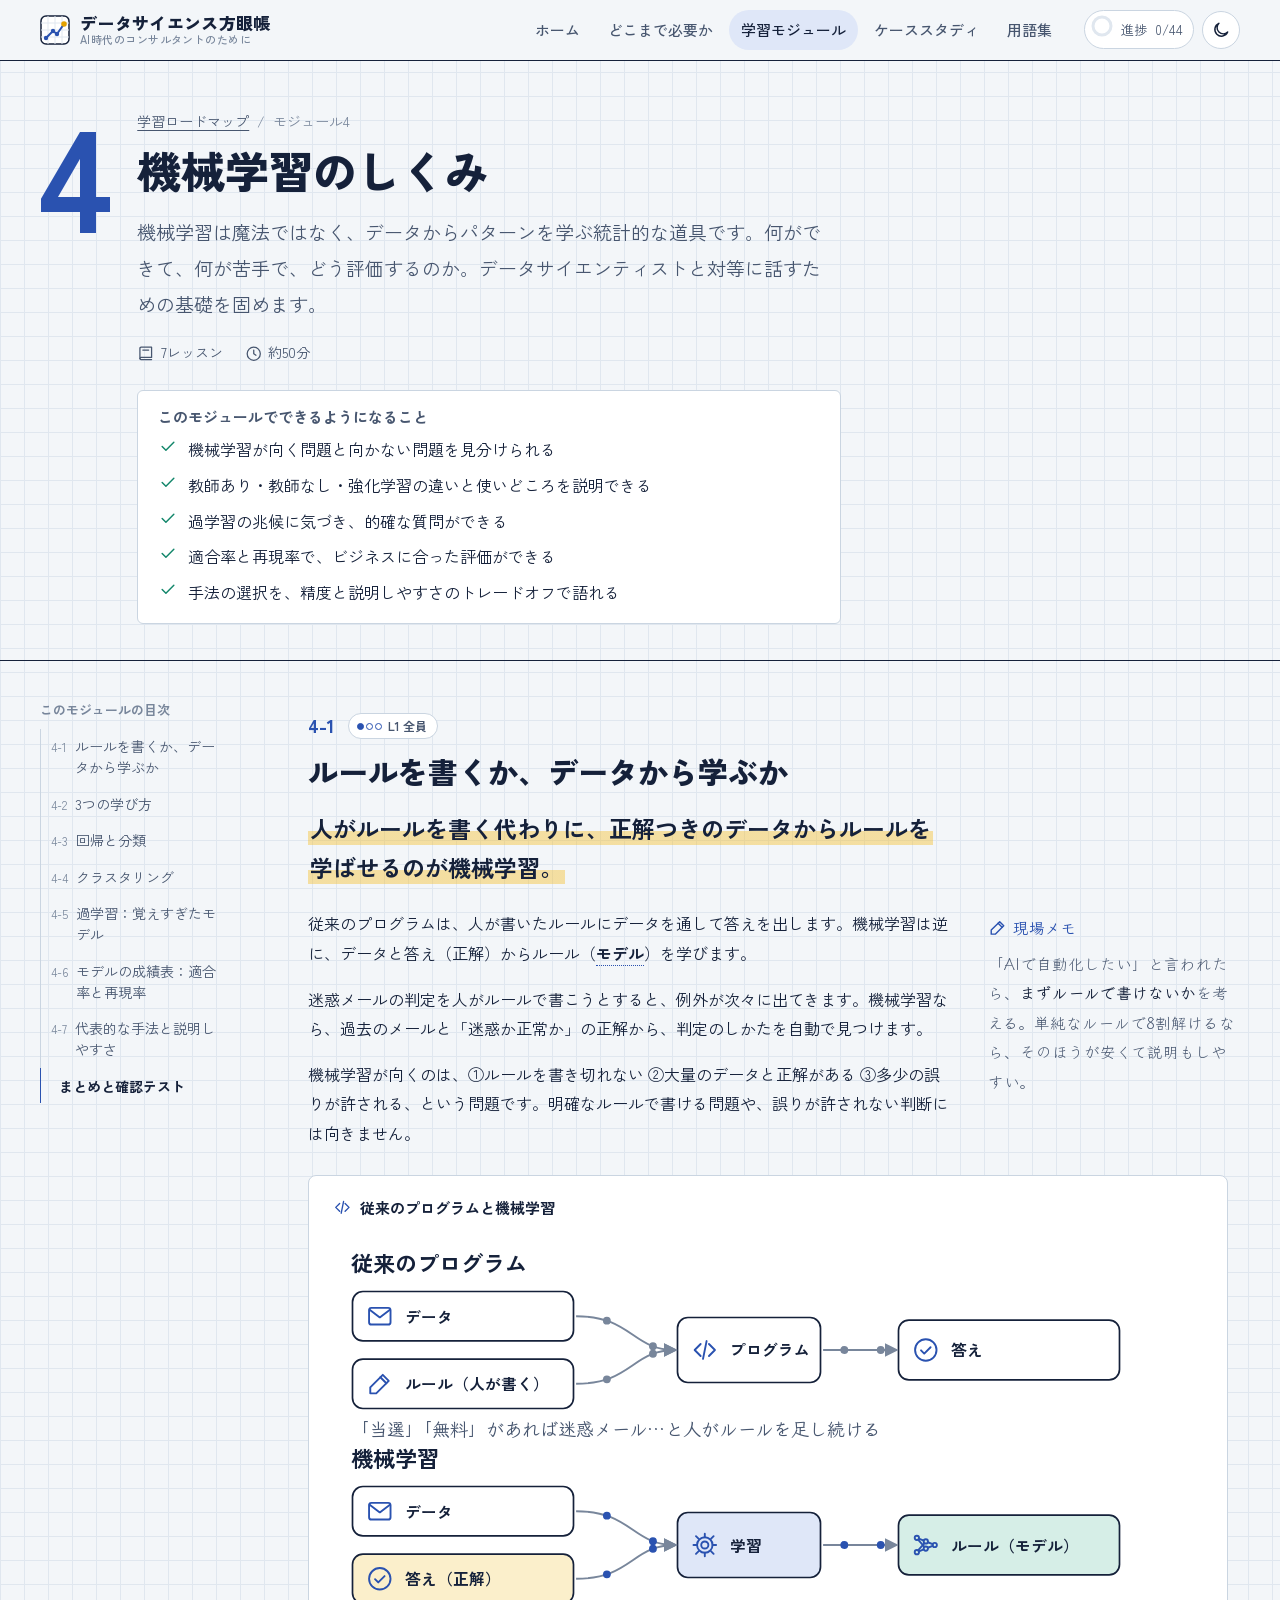
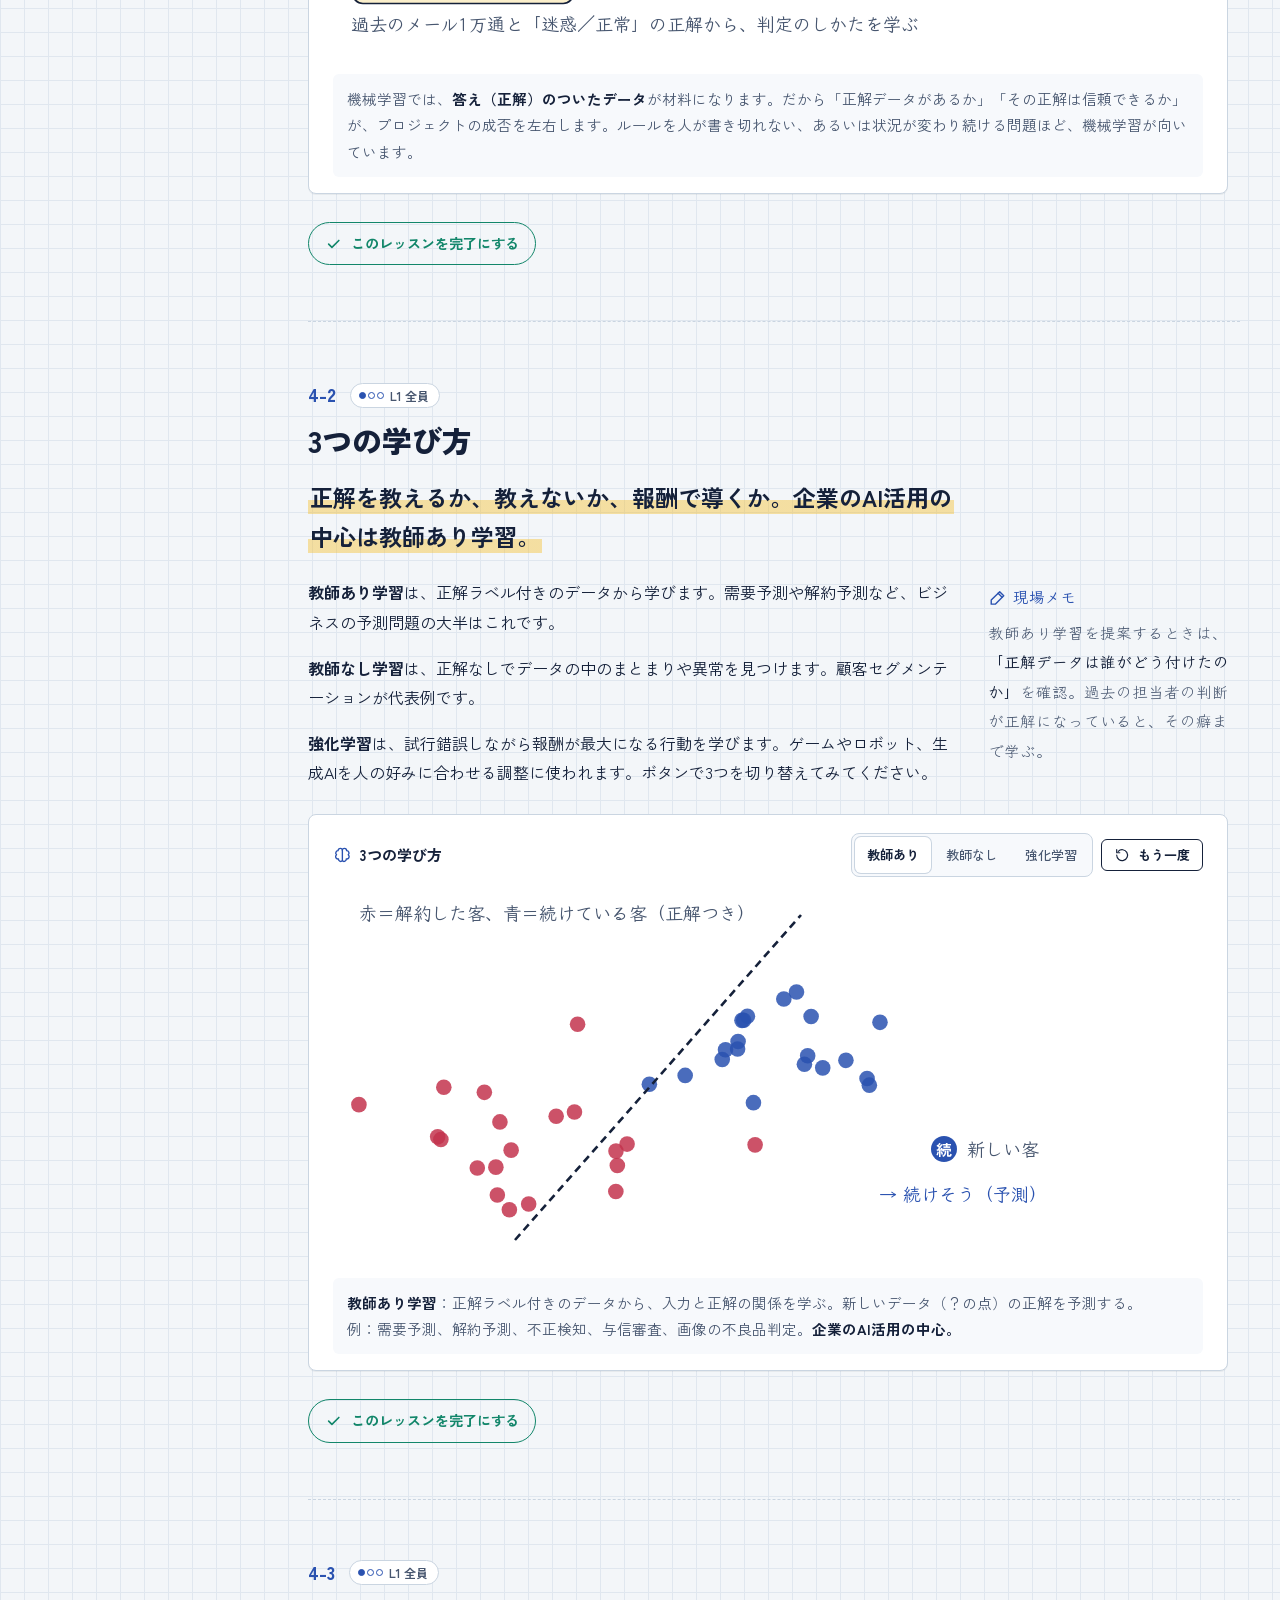
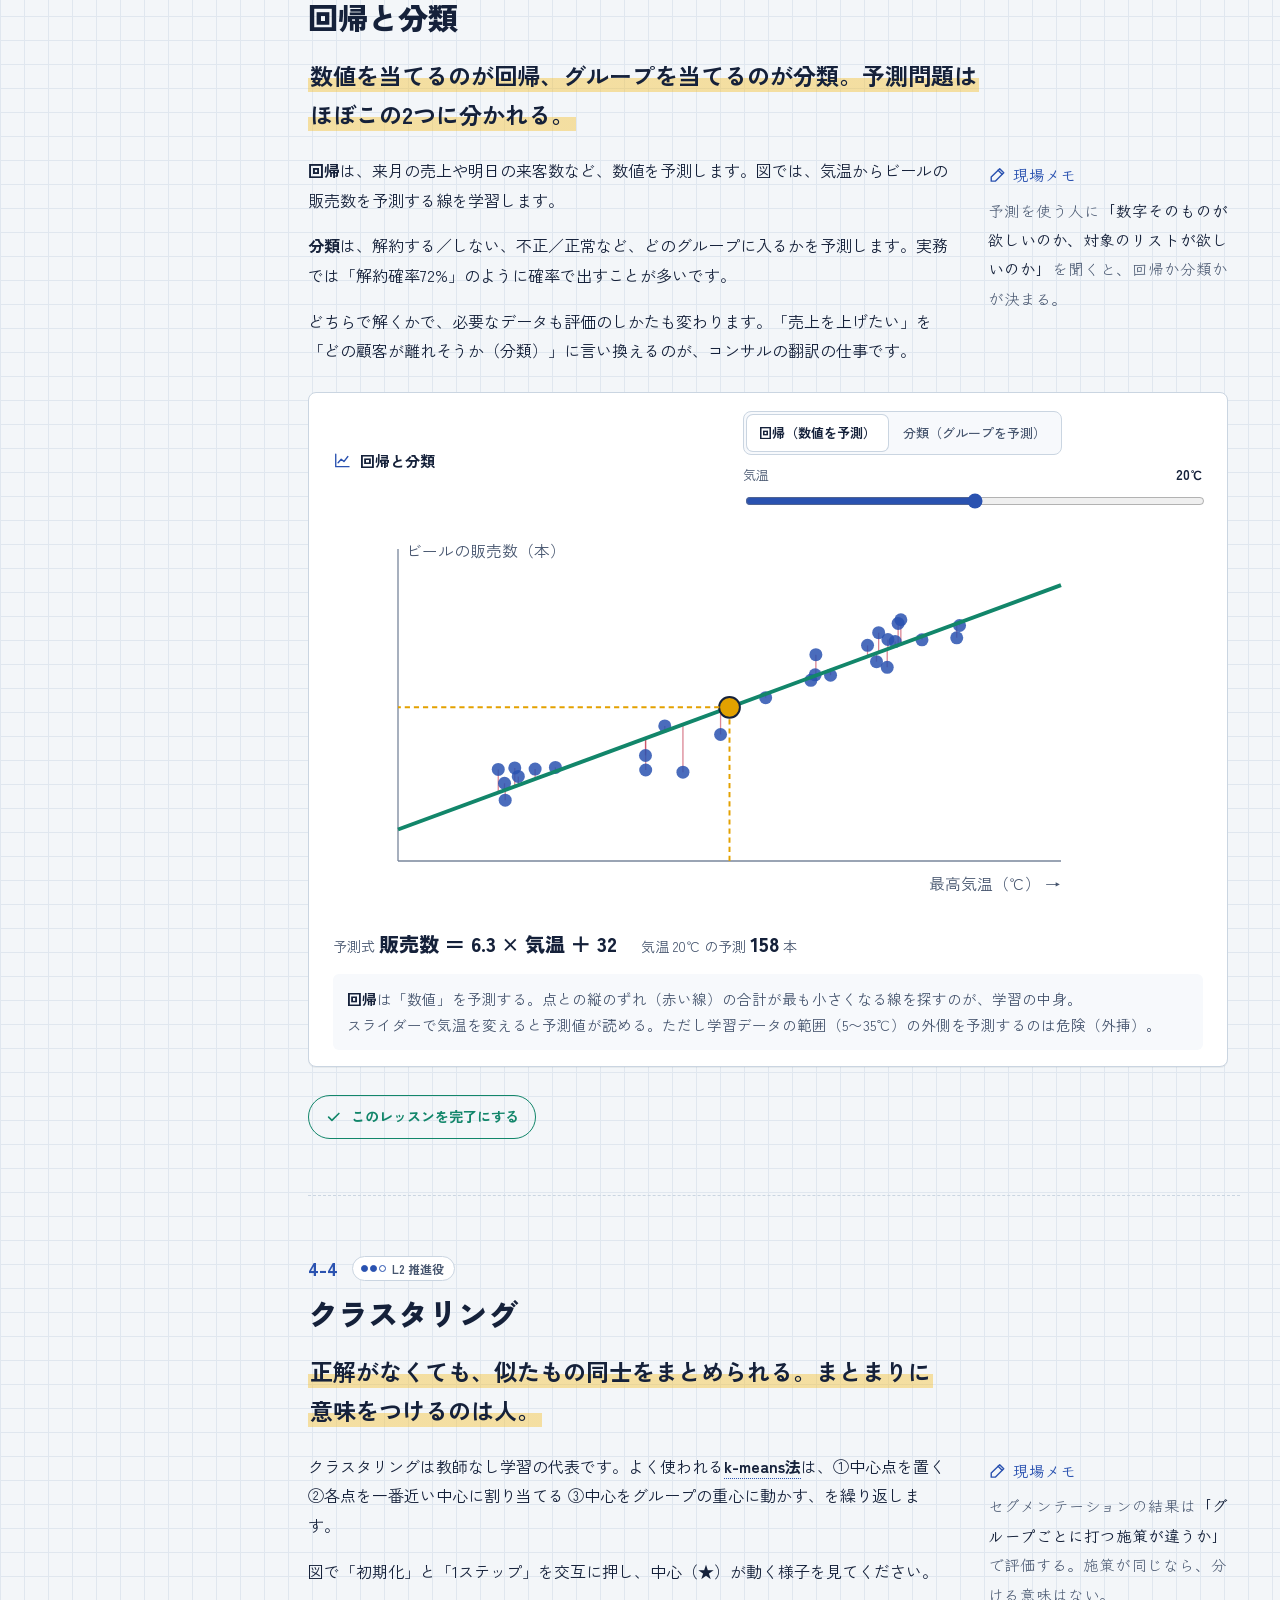
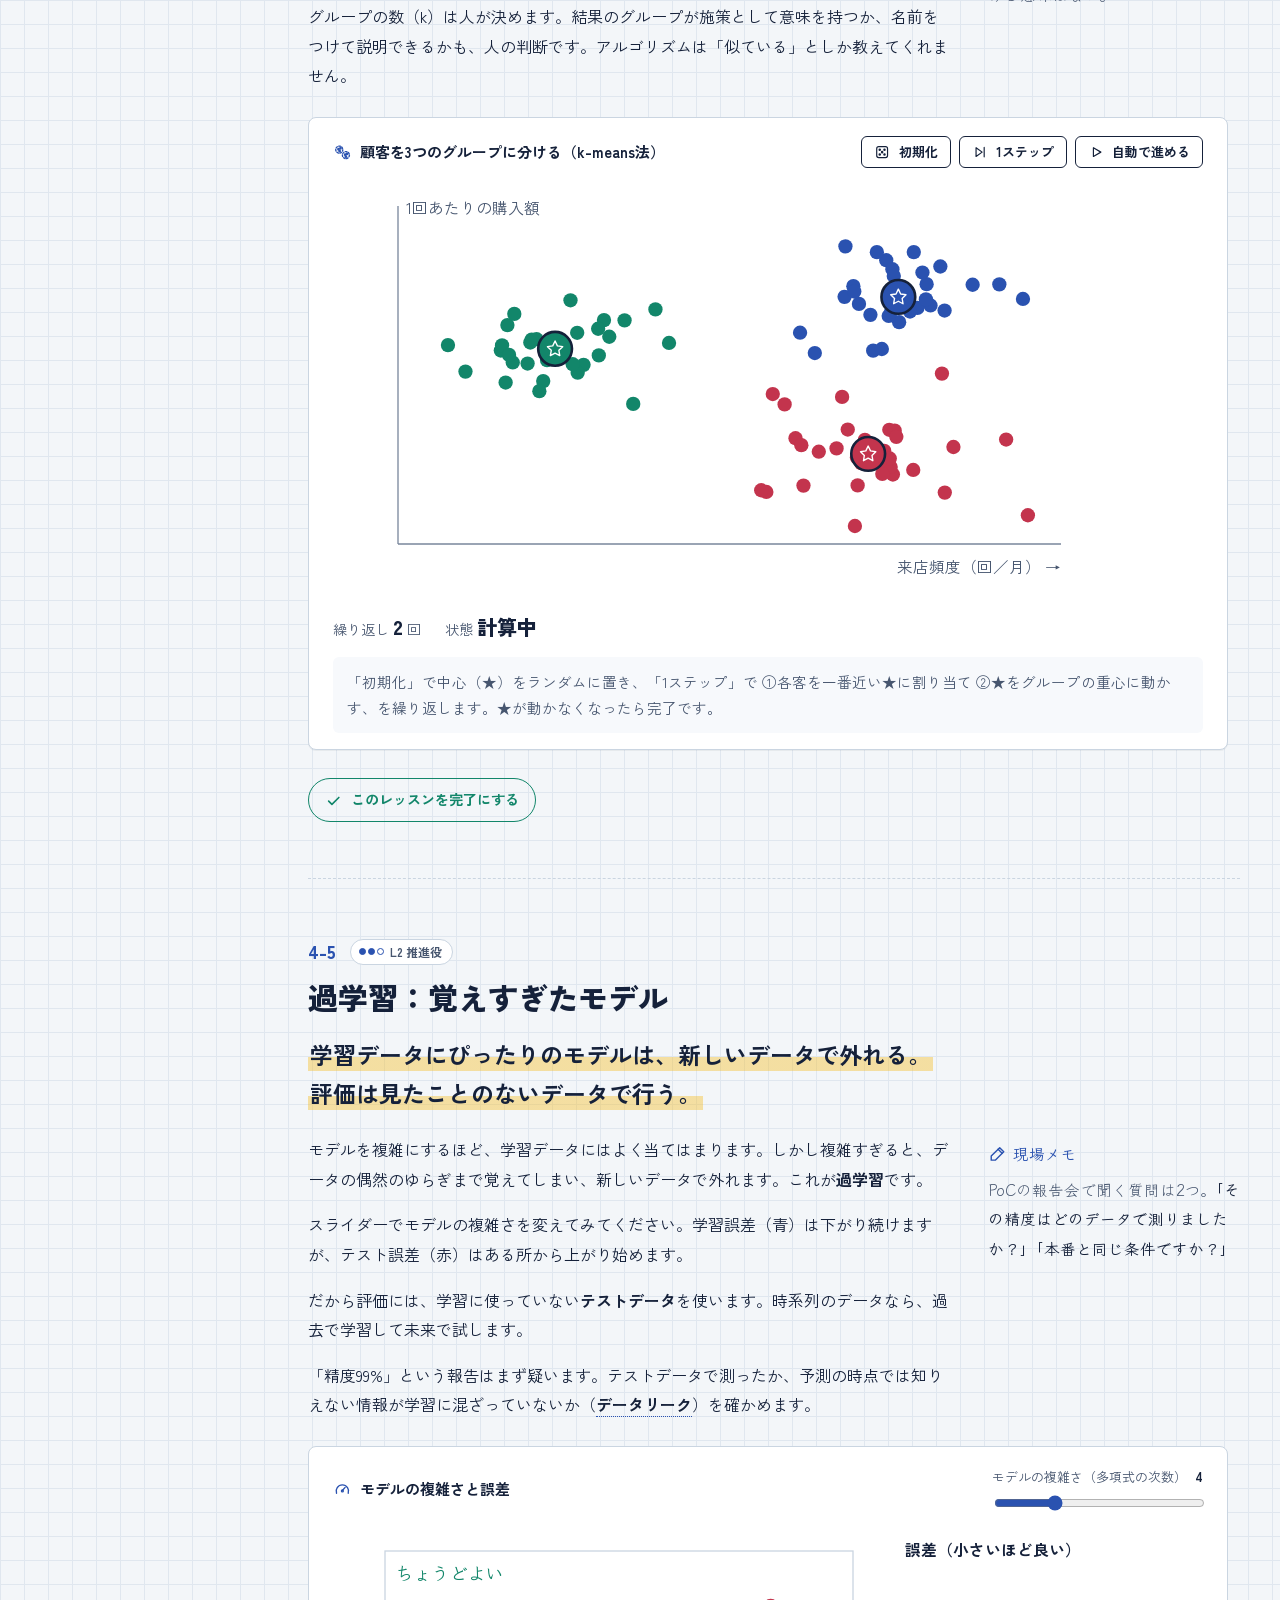
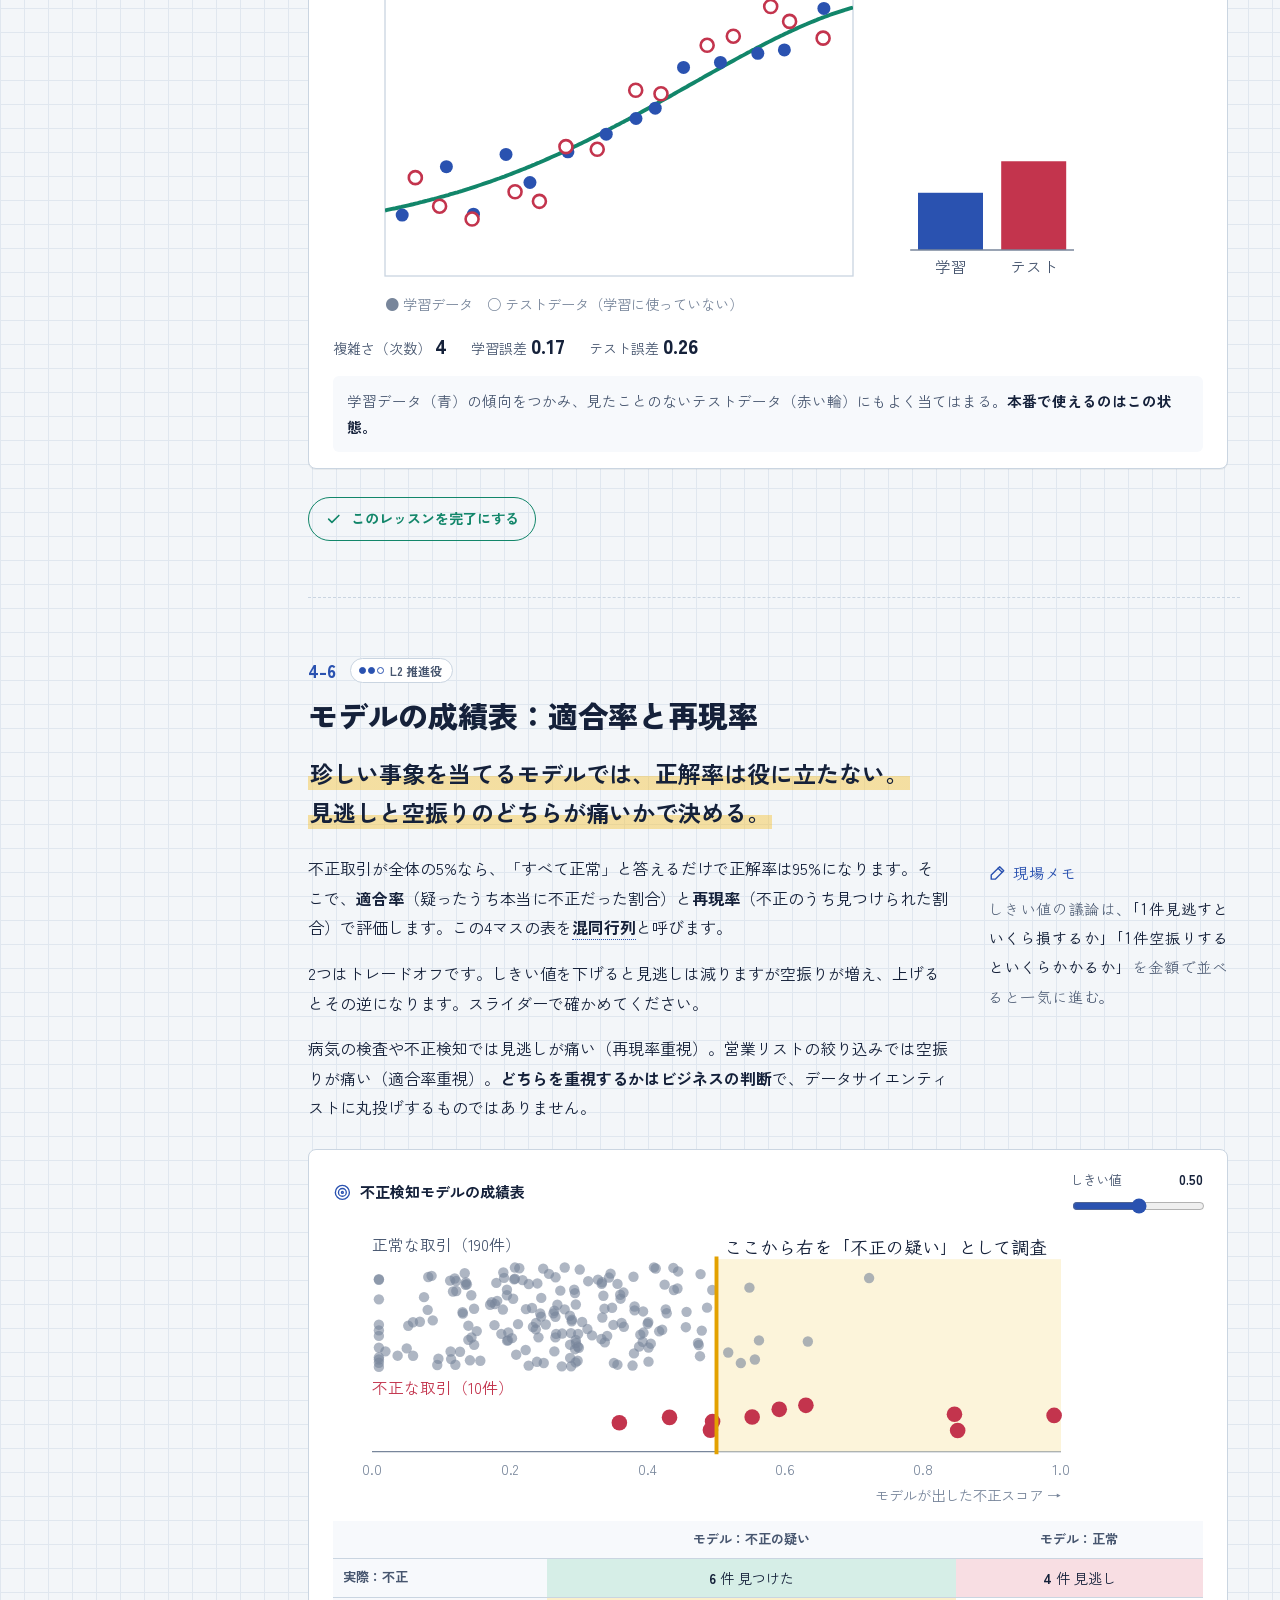
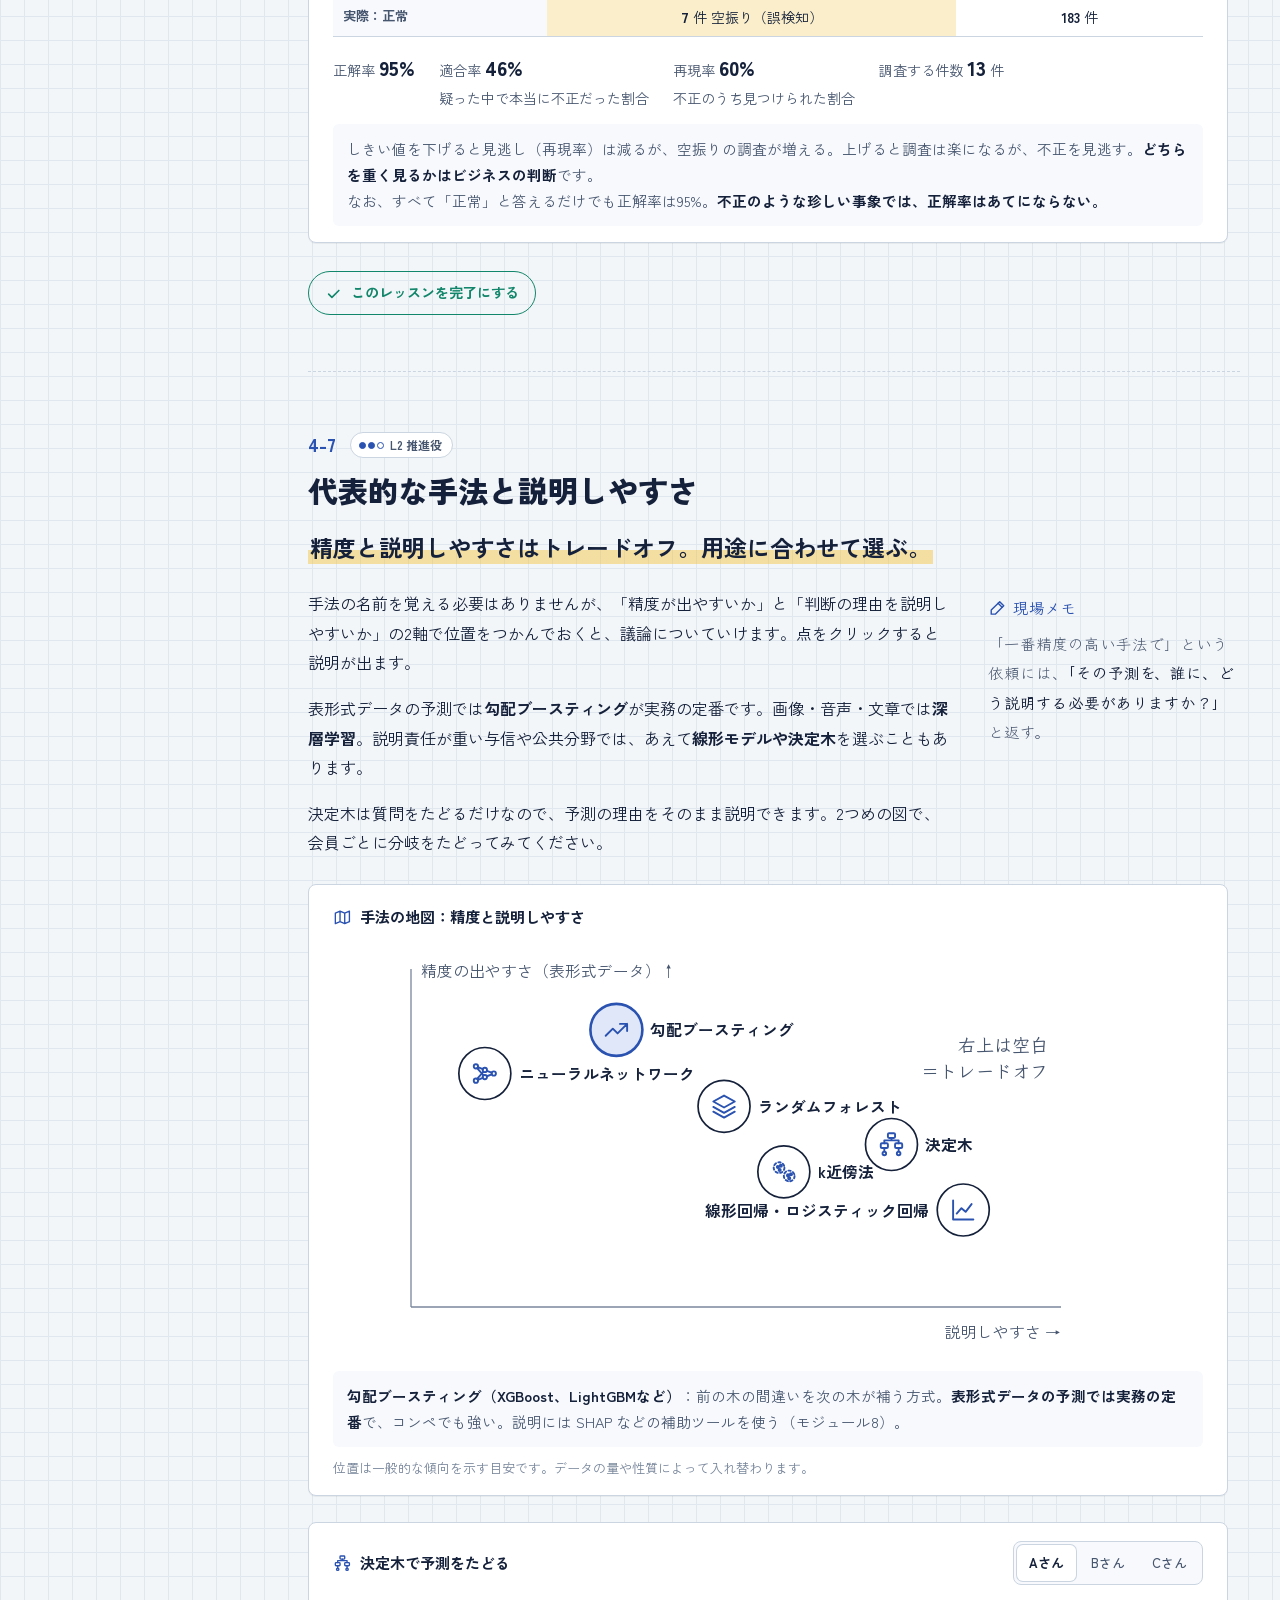
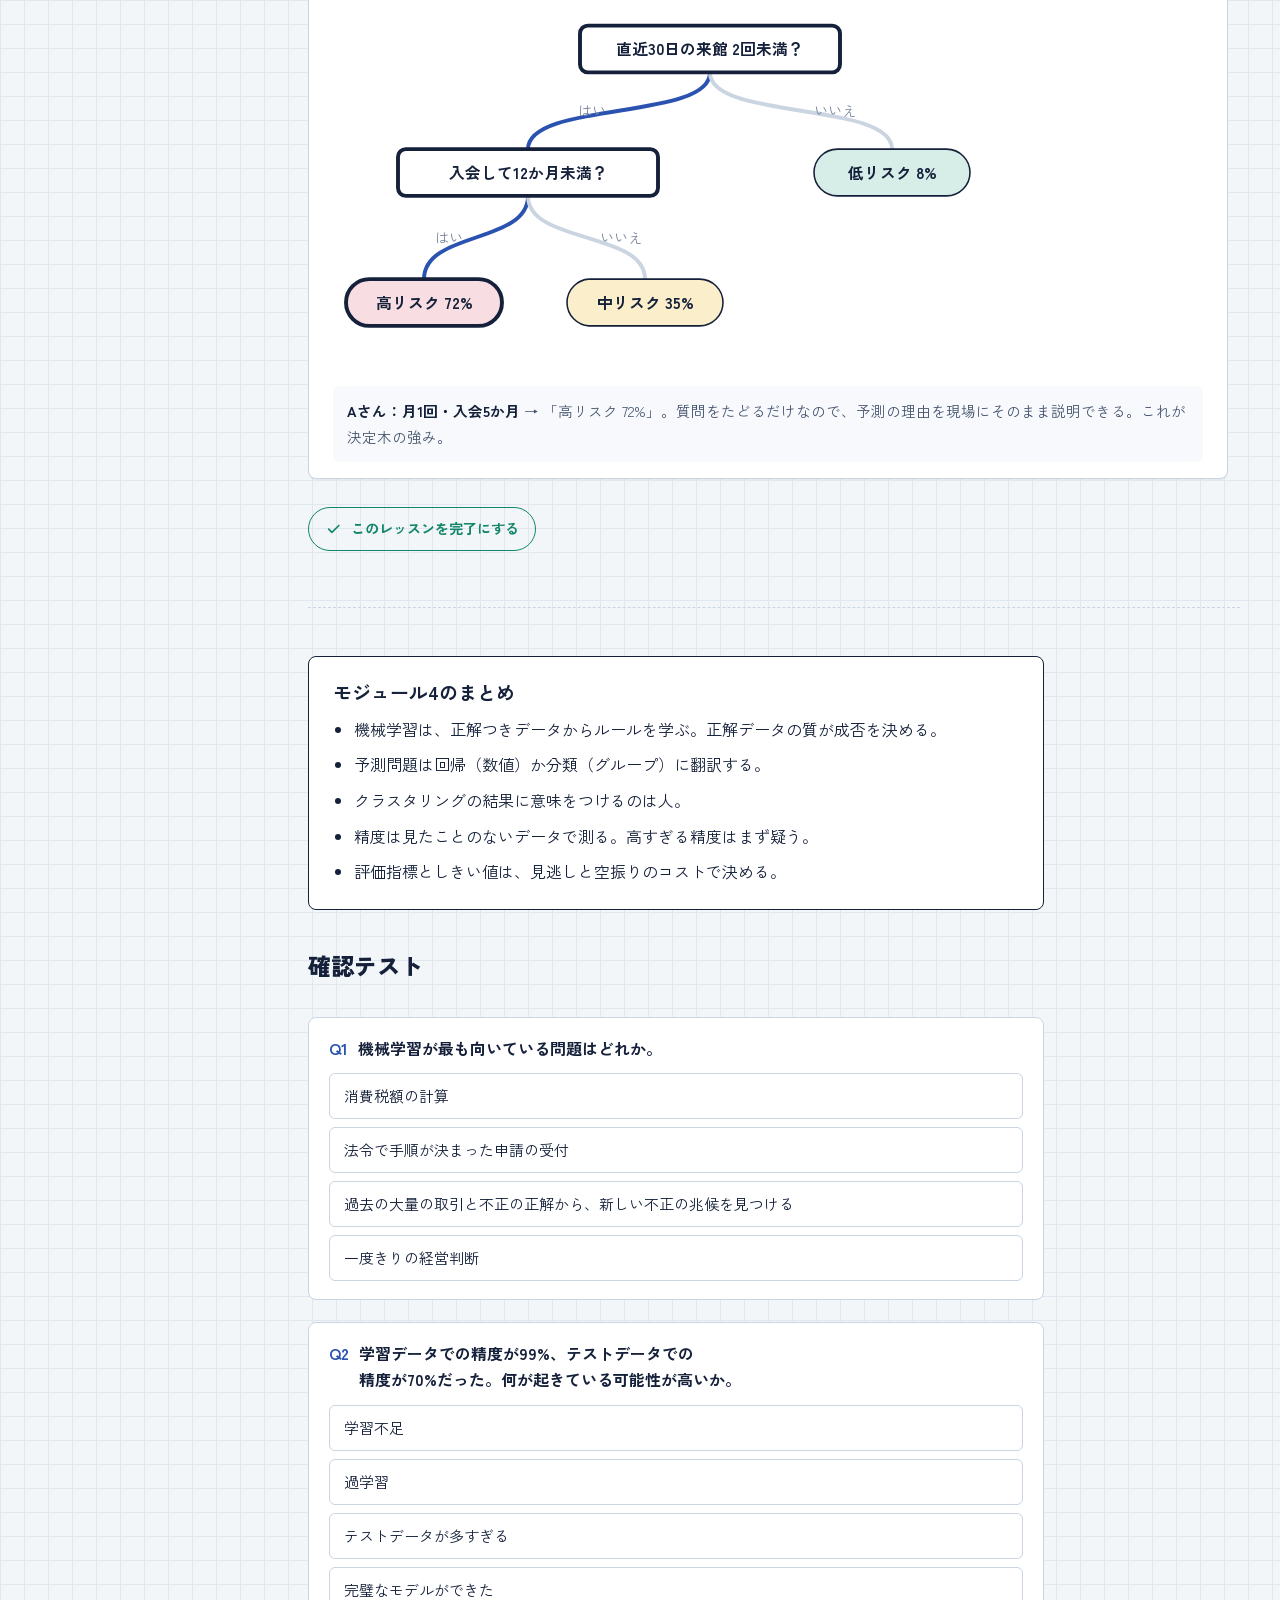
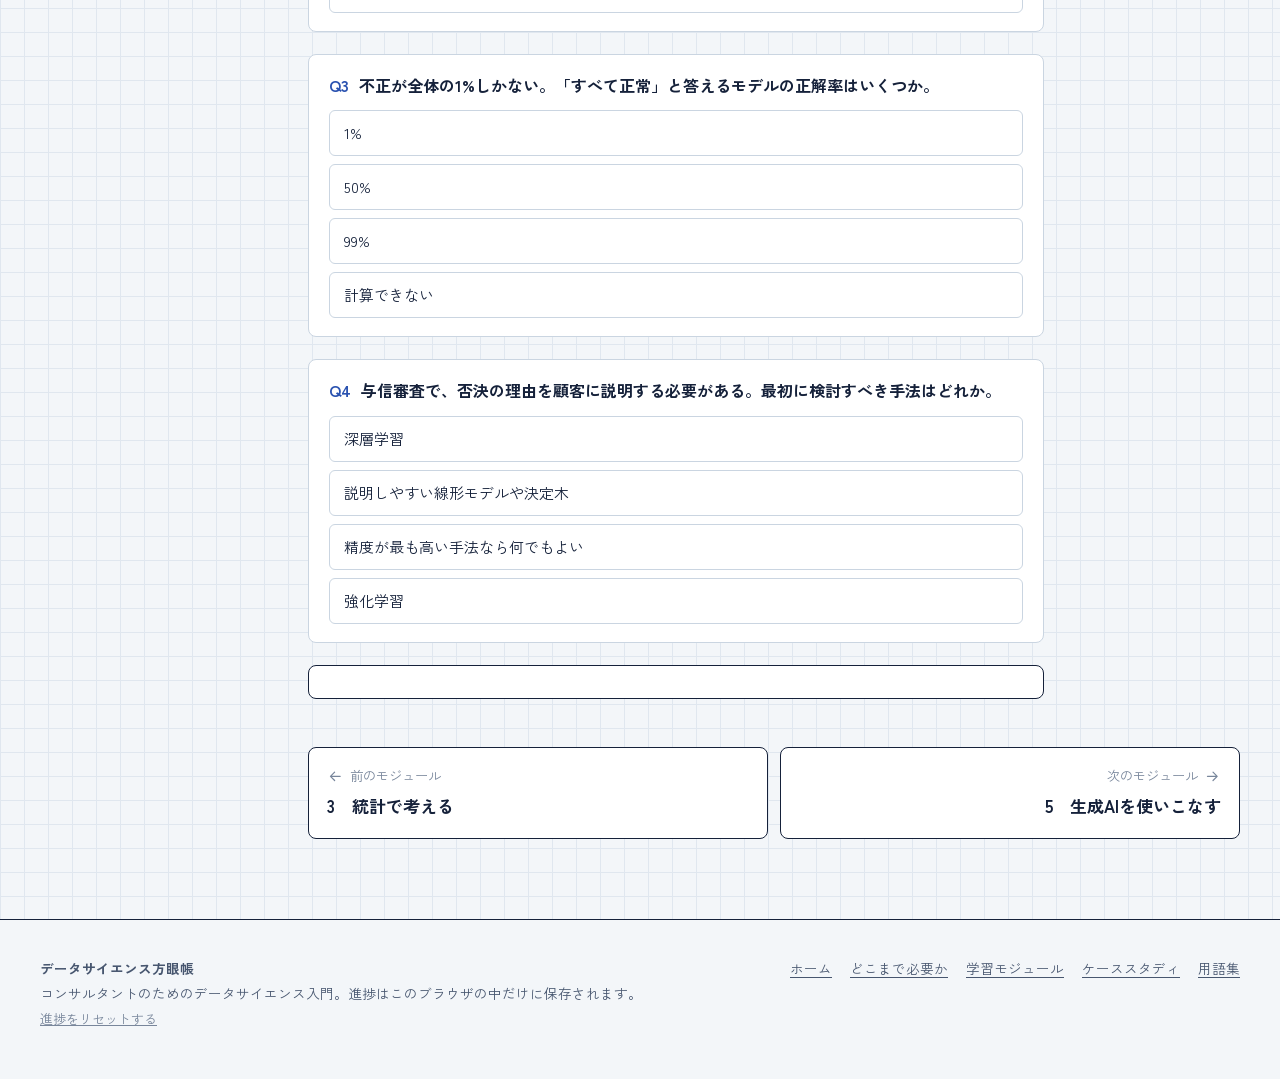
<file: modules/m4.html>
<!doctype html>
<html lang="ja">
<head>
<meta charset="utf-8">
<meta name="viewport" content="width=device-width, initial-scale=1, viewport-fit=cover">
<title>機械学習のしくみ｜データサイエンス方眼帳</title>
<meta name="ds-root" content="../">
<meta name="ds-page" content="modules">
<link rel="preconnect" href="https://fonts.googleapis.com">
<link rel="preconnect" href="https://fonts.gstatic.com" crossorigin>
<link rel="stylesheet" href="https://fonts.googleapis.com/css2?family=Klee+One:wght@400;600&family=Zen+Kaku+Gothic+New:wght@400;500;700;900&display=swap">
<link rel="stylesheet" href="../assets/css/style.css">
</head>
<body>
<div data-site-header></div>
<main id="main">

<section class="mod-hero">
  <div class="wrap mod-hero__grid">
    <div class="mod-hero__no" aria-hidden="true">4</div>
    <div>
      <p class="mod-hero__crumb"><a href="../index.html#roadmap">学習ロードマップ</a><span>/</span><span>モジュール4</span></p>
      <h1>機械学習のしくみ</h1>
      <p class="lead">機械学習は魔法ではなく、データからパターンを学ぶ統計的な道具です。何ができて、何が苦手で、どう評価するのか。データサイエンティストと対等に話すための基礎を固めます。</p>
      <div class="mod-hero__facts">
        <span><svg class="icon" aria-hidden="true"><use href="#i-book"/></svg>7レッスン</span>
        <span><svg class="icon" aria-hidden="true"><use href="#i-clock"/></svg>約50分</span>
      </div>
      <div class="outcomes">
        <h2>このモジュールでできるようになること</h2>
        <ul>
          <li><svg class="icon" aria-hidden="true"><use href="#i-check"/></svg>機械学習が向く問題と向かない問題を見分けられる</li>
          <li><svg class="icon" aria-hidden="true"><use href="#i-check"/></svg>教師あり・教師なし・強化学習の違いと使いどころを説明できる</li>
          <li><svg class="icon" aria-hidden="true"><use href="#i-check"/></svg>過学習の兆候に気づき、的確な質問ができる</li>
          <li><svg class="icon" aria-hidden="true"><use href="#i-check"/></svg>適合率と再現率で、ビジネスに合った評価ができる</li>
          <li><svg class="icon" aria-hidden="true"><use href="#i-check"/></svg>手法の選択を、精度と説明しやすさのトレードオフで語れる</li>
        </ul>
      </div>
    </div>
  </div>
</section>

<div class="wrap mod-layout">
  <nav class="toc" data-toc aria-label="目次"></nav>
  <div>

    <section class="lesson" id="l4-1" data-lesson="4-1" data-level="1">
      <div class="lesson__head"><span class="lesson__no">4-1</span><h2>ルールを書くか、データから学ぶか</h2></div>
      <p class="lesson__key"><span>人がルールを書く代わりに、正解つきのデータからルールを学ばせるのが機械学習。</span></p>
      <div class="lesson__body">
        <div class="prose">
          <p>従来のプログラムは、人が書いたルールにデータを通して答えを出します。機械学習は逆に、データと答え（正解）からルール（<span class="term">モデル</span>）を学びます。</p>
          <p>迷惑メールの判定を人がルールで書こうとすると、例外が次々に出てきます。機械学習なら、過去のメールと「迷惑か正常か」の正解から、判定のしかたを自動で見つけます。</p>
          <p>機械学習が向くのは、①ルールを書き切れない ②大量のデータと正解がある ③多少の誤りが許される、という問題です。明確なルールで書ける問題や、誤りが許されない判断には向きません。</p>
        </div>
        <aside class="memo">
          <span class="memo__head"><svg class="icon" aria-hidden="true"><use href="#i-pen"/></svg>現場メモ</span>
          <p>「AIで自動化したい」と言われたら、<b>まずルールで書けないか</b>を考える。単純なルールで8割解けるなら、そのほうが安くて説明もしやすい。</p>
        </aside>
      </div>
      <figure class="fig" data-widget="rules-vs-ml" data-title="従来のプログラムと機械学習" data-icon="code"></figure>
    </section>

    <section class="lesson" id="l4-2" data-lesson="4-2" data-level="1">
      <div class="lesson__head"><span class="lesson__no">4-2</span><h2>3つの学び方</h2></div>
      <p class="lesson__key"><span>正解を教えるか、教えないか、報酬で導くか。企業のAI活用の中心は教師あり学習。</span></p>
      <div class="lesson__body">
        <div class="prose">
          <p><strong>教師あり学習</strong>は、正解ラベル付きのデータから学びます。需要予測や解約予測など、ビジネスの予測問題の大半はこれです。</p>
          <p><strong>教師なし学習</strong>は、正解なしでデータの中のまとまりや異常を見つけます。顧客セグメンテーションが代表例です。</p>
          <p><strong>強化学習</strong>は、試行錯誤しながら報酬が最大になる行動を学びます。ゲームやロボット、生成AIを人の好みに合わせる調整に使われます。ボタンで3つを切り替えてみてください。</p>
        </div>
        <aside class="memo">
          <span class="memo__head"><svg class="icon" aria-hidden="true"><use href="#i-pen"/></svg>現場メモ</span>
          <p>教師あり学習を提案するときは、<b>「正解データは誰がどう付けたのか」</b>を確認。過去の担当者の判断が正解になっていると、その癖まで学ぶ。</p>
        </aside>
      </div>
      <figure class="fig" data-widget="learning-types" data-title="3つの学び方" data-icon="brain"></figure>
    </section>

    <section class="lesson" id="l4-3" data-lesson="4-3" data-level="1">
      <div class="lesson__head"><span class="lesson__no">4-3</span><h2>回帰と分類</h2></div>
      <p class="lesson__key"><span>数値を当てるのが回帰、グループを当てるのが分類。予測問題はほぼこの2つに分かれる。</span></p>
      <div class="lesson__body">
        <div class="prose">
          <p><strong>回帰</strong>は、来月の売上や明日の来客数など、数値を予測します。図では、気温からビールの販売数を予測する線を学習します。</p>
          <p><strong>分類</strong>は、解約する／しない、不正／正常など、どのグループに入るかを予測します。実務では「解約確率72%」のように確率で出すことが多いです。</p>
          <p>どちらで解くかで、必要なデータも評価のしかたも変わります。「売上を上げたい」を「どの顧客が離れそうか（分類）」に言い換えるのが、コンサルの翻訳の仕事です。</p>
        </div>
        <aside class="memo">
          <span class="memo__head"><svg class="icon" aria-hidden="true"><use href="#i-pen"/></svg>現場メモ</span>
          <p>予測を使う人に<b>「数字そのものが欲しいのか、対象のリストが欲しいのか」</b>を聞くと、回帰か分類かが決まる。</p>
        </aside>
      </div>
      <figure class="fig" data-widget="reg-class" data-title="回帰と分類" data-icon="chart-line"></figure>
    </section>

    <section class="lesson" id="l4-4" data-lesson="4-4" data-level="2">
      <div class="lesson__head"><span class="lesson__no">4-4</span><h2>クラスタリング</h2></div>
      <p class="lesson__key"><span>正解がなくても、似たもの同士をまとめられる。まとまりに意味をつけるのは人。</span></p>
      <div class="lesson__body">
        <div class="prose">
          <p>クラスタリングは教師なし学習の代表です。よく使われる<span class="term">k-means法</span>は、①中心点を置く ②各点を一番近い中心に割り当てる ③中心をグループの重心に動かす、を繰り返します。</p>
          <p>図で「初期化」と「1ステップ」を交互に押し、中心（★）が動く様子を見てください。</p>
          <p>グループの数（k）は人が決めます。結果のグループが施策として意味を持つか、名前をつけて説明できるかも、人の判断です。アルゴリズムは「似ている」としか教えてくれません。</p>
        </div>
        <aside class="memo">
          <span class="memo__head"><svg class="icon" aria-hidden="true"><use href="#i-pen"/></svg>現場メモ</span>
          <p>セグメンテーションの結果は<b>「グループごとに打つ施策が違うか」</b>で評価する。施策が同じなら、分ける意味はない。</p>
        </aside>
      </div>
      <figure class="fig" data-widget="kmeans" data-title="顧客を3つのグループに分ける（k-means法）" data-icon="cluster"></figure>
    </section>

    <section class="lesson" id="l4-5" data-lesson="4-5" data-level="2">
      <div class="lesson__head"><span class="lesson__no">4-5</span><h2>過学習：覚えすぎたモデル</h2></div>
      <p class="lesson__key"><span>学習データにぴったりのモデルは、新しいデータで外れる。評価は見たことのないデータで行う。</span></p>
      <div class="lesson__body">
        <div class="prose">
          <p>モデルを複雑にするほど、学習データにはよく当てはまります。しかし複雑すぎると、データの偶然のゆらぎまで覚えてしまい、新しいデータで外れます。これが<strong>過学習</strong>です。</p>
          <p>スライダーでモデルの複雑さを変えてみてください。学習誤差（青）は下がり続けますが、テスト誤差（赤）はある所から上がり始めます。</p>
          <p>だから評価には、学習に使っていない<strong>テストデータ</strong>を使います。時系列のデータなら、過去で学習して未来で試します。</p>
          <p>「精度99%」という報告はまず疑います。テストデータで測ったか、予測の時点では知りえない情報が学習に混ざっていないか（<span class="term">データリーク</span>）を確かめます。</p>
        </div>
        <aside class="memo">
          <span class="memo__head"><svg class="icon" aria-hidden="true"><use href="#i-pen"/></svg>現場メモ</span>
          <p>PoCの報告会で聞く質問は2つ。<b>「その精度はどのデータで測りましたか？」「本番と同じ条件ですか？」</b></p>
        </aside>
      </div>
      <figure class="fig" data-widget="overfit" data-title="モデルの複雑さと誤差" data-icon="gauge"></figure>
    </section>

    <section class="lesson" id="l4-6" data-lesson="4-6" data-level="2">
      <div class="lesson__head"><span class="lesson__no">4-6</span><h2>モデルの成績表：適合率と再現率</h2></div>
      <p class="lesson__key"><span>珍しい事象を当てるモデルでは、正解率は役に立たない。見逃しと空振りのどちらが痛いかで決める。</span></p>
      <div class="lesson__body">
        <div class="prose">
          <p>不正取引が全体の5%なら、「すべて正常」と答えるだけで正解率は95%になります。そこで、<strong>適合率</strong>（疑ったうち本当に不正だった割合）と<strong>再現率</strong>（不正のうち見つけられた割合）で評価します。この4マスの表を<span class="term">混同行列</span>と呼びます。</p>
          <p>2つはトレードオフです。しきい値を下げると見逃しは減りますが空振りが増え、上げるとその逆になります。スライダーで確かめてください。</p>
          <p>病気の検査や不正検知では見逃しが痛い（再現率重視）。営業リストの絞り込みでは空振りが痛い（適合率重視）。<strong>どちらを重視するかはビジネスの判断</strong>で、データサイエンティストに丸投げするものではありません。</p>
        </div>
        <aside class="memo">
          <span class="memo__head"><svg class="icon" aria-hidden="true"><use href="#i-pen"/></svg>現場メモ</span>
          <p>しきい値の議論は、<b>「1件見逃すといくら損するか」「1件空振りするといくらかかるか」</b>を金額で並べると一気に進む。</p>
        </aside>
      </div>
      <figure class="fig" data-widget="confusion" data-title="不正検知モデルの成績表" data-icon="target"></figure>
    </section>

    <section class="lesson" id="l4-7" data-lesson="4-7" data-level="2">
      <div class="lesson__head"><span class="lesson__no">4-7</span><h2>代表的な手法と説明しやすさ</h2></div>
      <p class="lesson__key"><span>精度と説明しやすさはトレードオフ。用途に合わせて選ぶ。</span></p>
      <div class="lesson__body">
        <div class="prose">
          <p>手法の名前を覚える必要はありませんが、「精度が出やすいか」と「判断の理由を説明しやすいか」の2軸で位置をつかんでおくと、議論についていけます。点をクリックすると説明が出ます。</p>
          <p>表形式データの予測では<strong>勾配ブースティング</strong>が実務の定番です。画像・音声・文章では<strong>深層学習</strong>。説明責任が重い与信や公共分野では、あえて<strong>線形モデルや決定木</strong>を選ぶこともあります。</p>
          <p>決定木は質問をたどるだけなので、予測の理由をそのまま説明できます。2つめの図で、会員ごとに分岐をたどってみてください。</p>
        </div>
        <aside class="memo">
          <span class="memo__head"><svg class="icon" aria-hidden="true"><use href="#i-pen"/></svg>現場メモ</span>
          <p>「一番精度の高い手法で」という依頼には、<b>「その予測を、誰に、どう説明する必要がありますか？」</b>と返す。</p>
        </aside>
      </div>
      <figure class="fig" data-widget="algos" data-title="手法の地図：精度と説明しやすさ" data-icon="map"></figure>
      <figure class="fig" data-widget="dtree" data-title="決定木で予測をたどる" data-icon="tree"></figure>
    </section>

    <section id="summary" data-toc-extra data-toc-title="まとめと確認テスト">
      <div class="summary-box">
        <h3>モジュール4のまとめ</h3>
        <ul>
          <li>機械学習は、正解つきデータからルールを学ぶ。正解データの質が成否を決める。</li>
          <li>予測問題は回帰（数値）か分類（グループ）に翻訳する。</li>
          <li>クラスタリングの結果に意味をつけるのは人。</li>
          <li>精度は見たことのないデータで測る。高すぎる精度はまず疑う。</li>
          <li>評価指標としきい値は、見逃しと空振りのコストで決める。</li>
        </ul>
      </div>
      <h2 class="section__head" style="margin-top:40px;font-size:var(--step-2);font-weight:900">確認テスト</h2>
      <div class="quiz" data-quiz="m4"><script type="application/json">[
        {"q":"機械学習が最も向いている問題はどれか。","o":["消費税額の計算","法令で手順が決まった申請の受付","過去の大量の取引と不正の正解から、新しい不正の兆候を見つける","一度きりの経営判断"],"a":2,"exp":"ルールを書き切れず、大量のデータと正解がある問題が機械学習に向いています。明確なルールで書ける計算や手続きは、普通のプログラムのほうが確実です。"},
        {"q":"学習データでの精度が99%、テストデータでの精度が70%だった。何が起きている可能性が高いか。","o":["学習不足","過学習","テストデータが多すぎる","完璧なモデルができた"],"a":1,"exp":"学習データを覚えすぎて、新しいデータに当てはまらない状態です。モデルを単純にする、データを増やすなどの対策をとります。"},
        {"q":"不正が全体の1%しかない。「すべて正常」と答えるモデルの正解率はいくつか。","o":["1%","50%","99%","計算できない"],"a":2,"exp":"何も見つけていないのに正解率は99%。珍しい事象では、適合率と再現率で評価します。"},
        {"q":"与信審査で、否決の理由を顧客に説明する必要がある。最初に検討すべき手法はどれか。","o":["深層学習","説明しやすい線形モデルや決定木","精度が最も高い手法なら何でもよい","強化学習"],"a":1,"exp":"説明責任が重い用途では、精度を多少犠牲にしても説明しやすい手法を選ぶことがあります。複雑な手法を使う場合は、説明のための補助手法を組み合わせます。"}
      ]</script></div>
    </section>
    <nav class="pager" data-pager="m4" aria-label="モジュールの移動"></nav>
  </div>
</div>
</main>
<div data-site-footer></div>
<script src="../assets/js/icons.js"></script>
<script src="../assets/js/curriculum.js"></script>
<script src="../assets/js/core.js"></script>
<script src="../assets/js/viz-foundations.js"></script>
<script src="../assets/js/viz-ml.js"></script>
<script src="../assets/js/viz-business.js"></script>
</body>
</html>
</file>
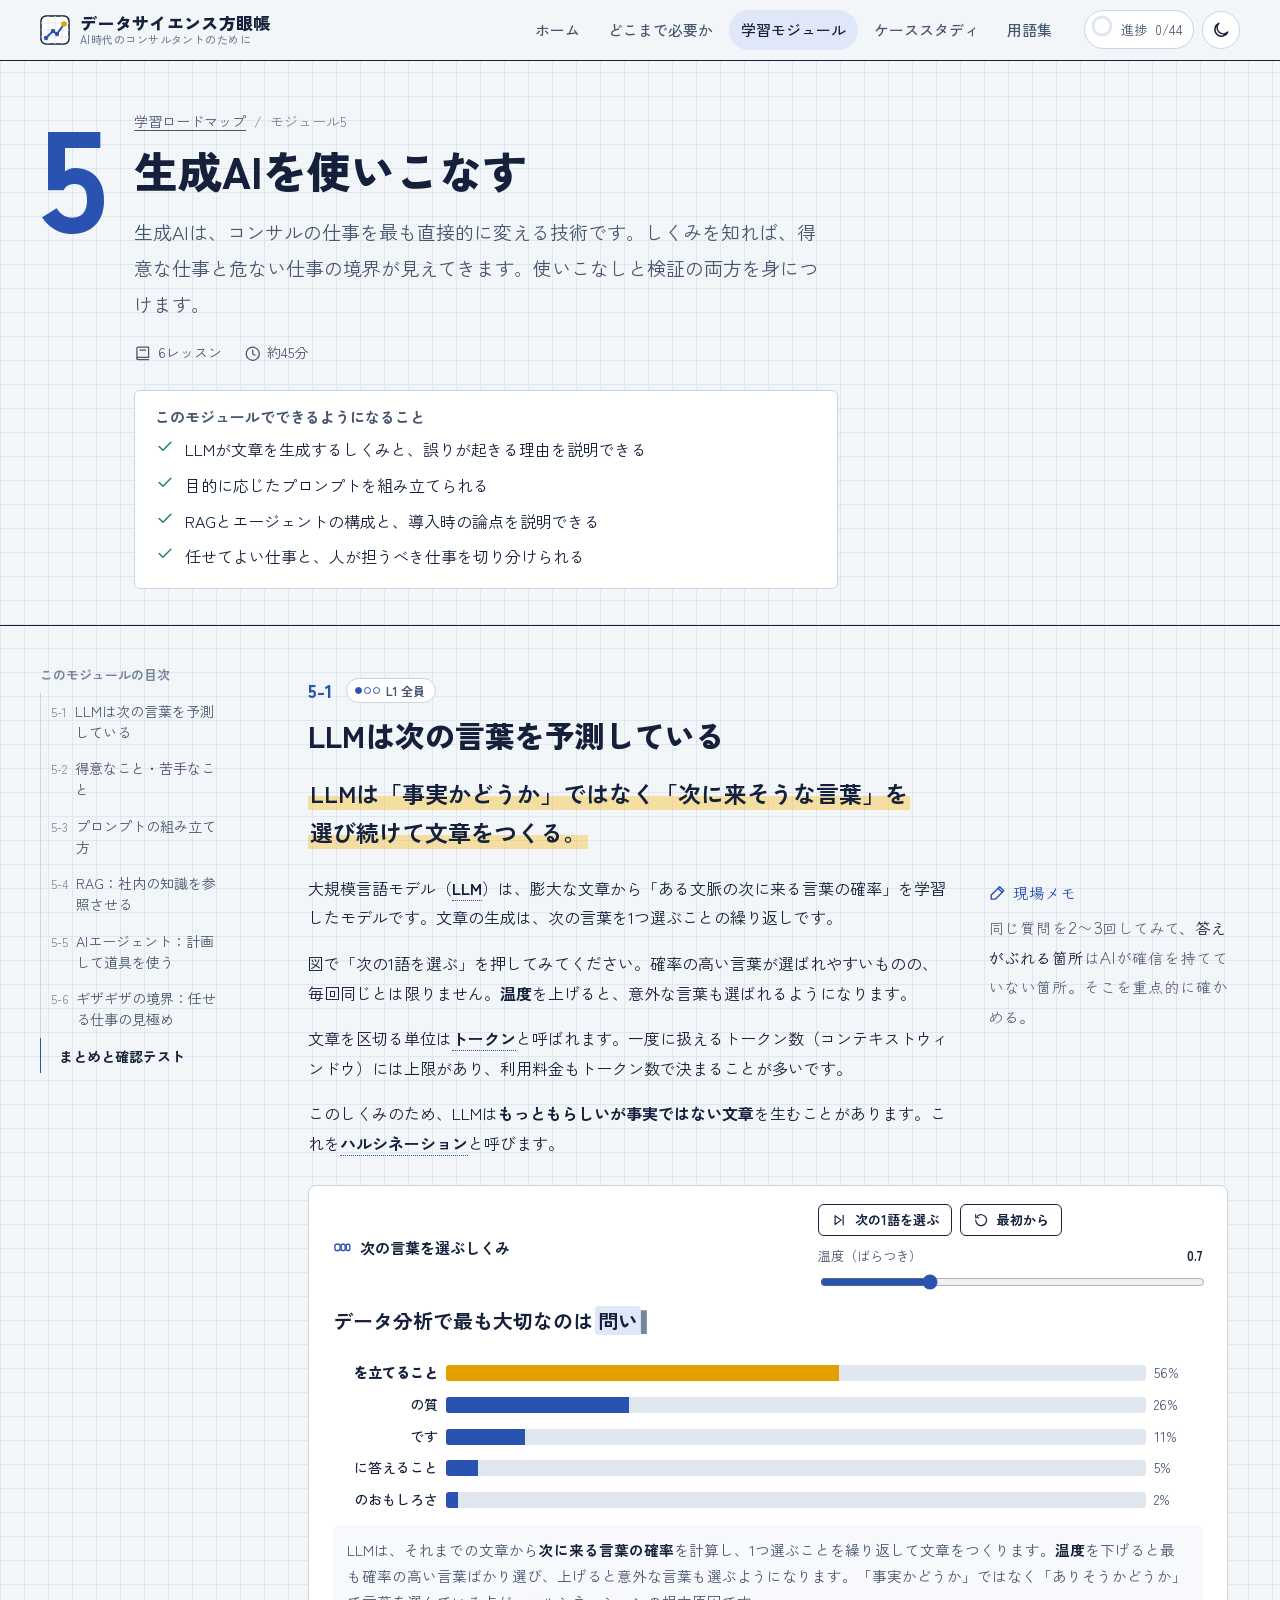
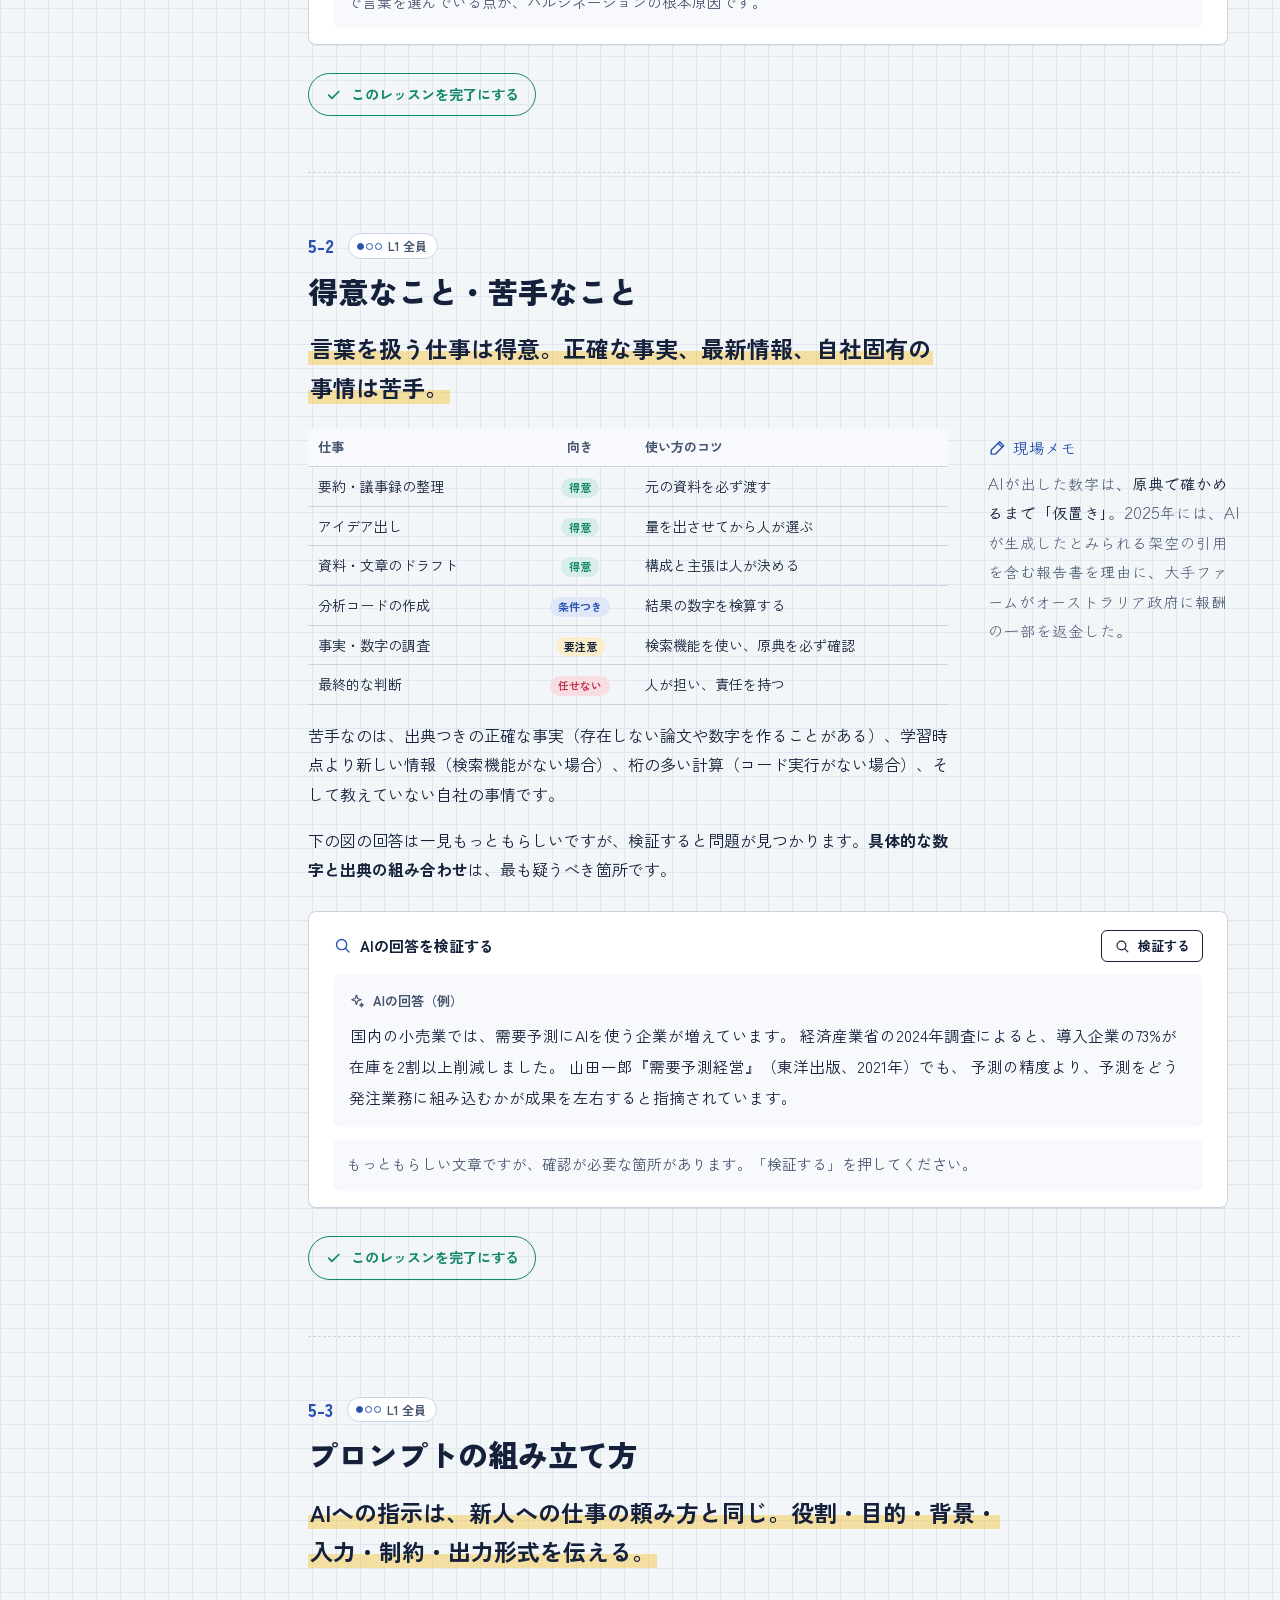
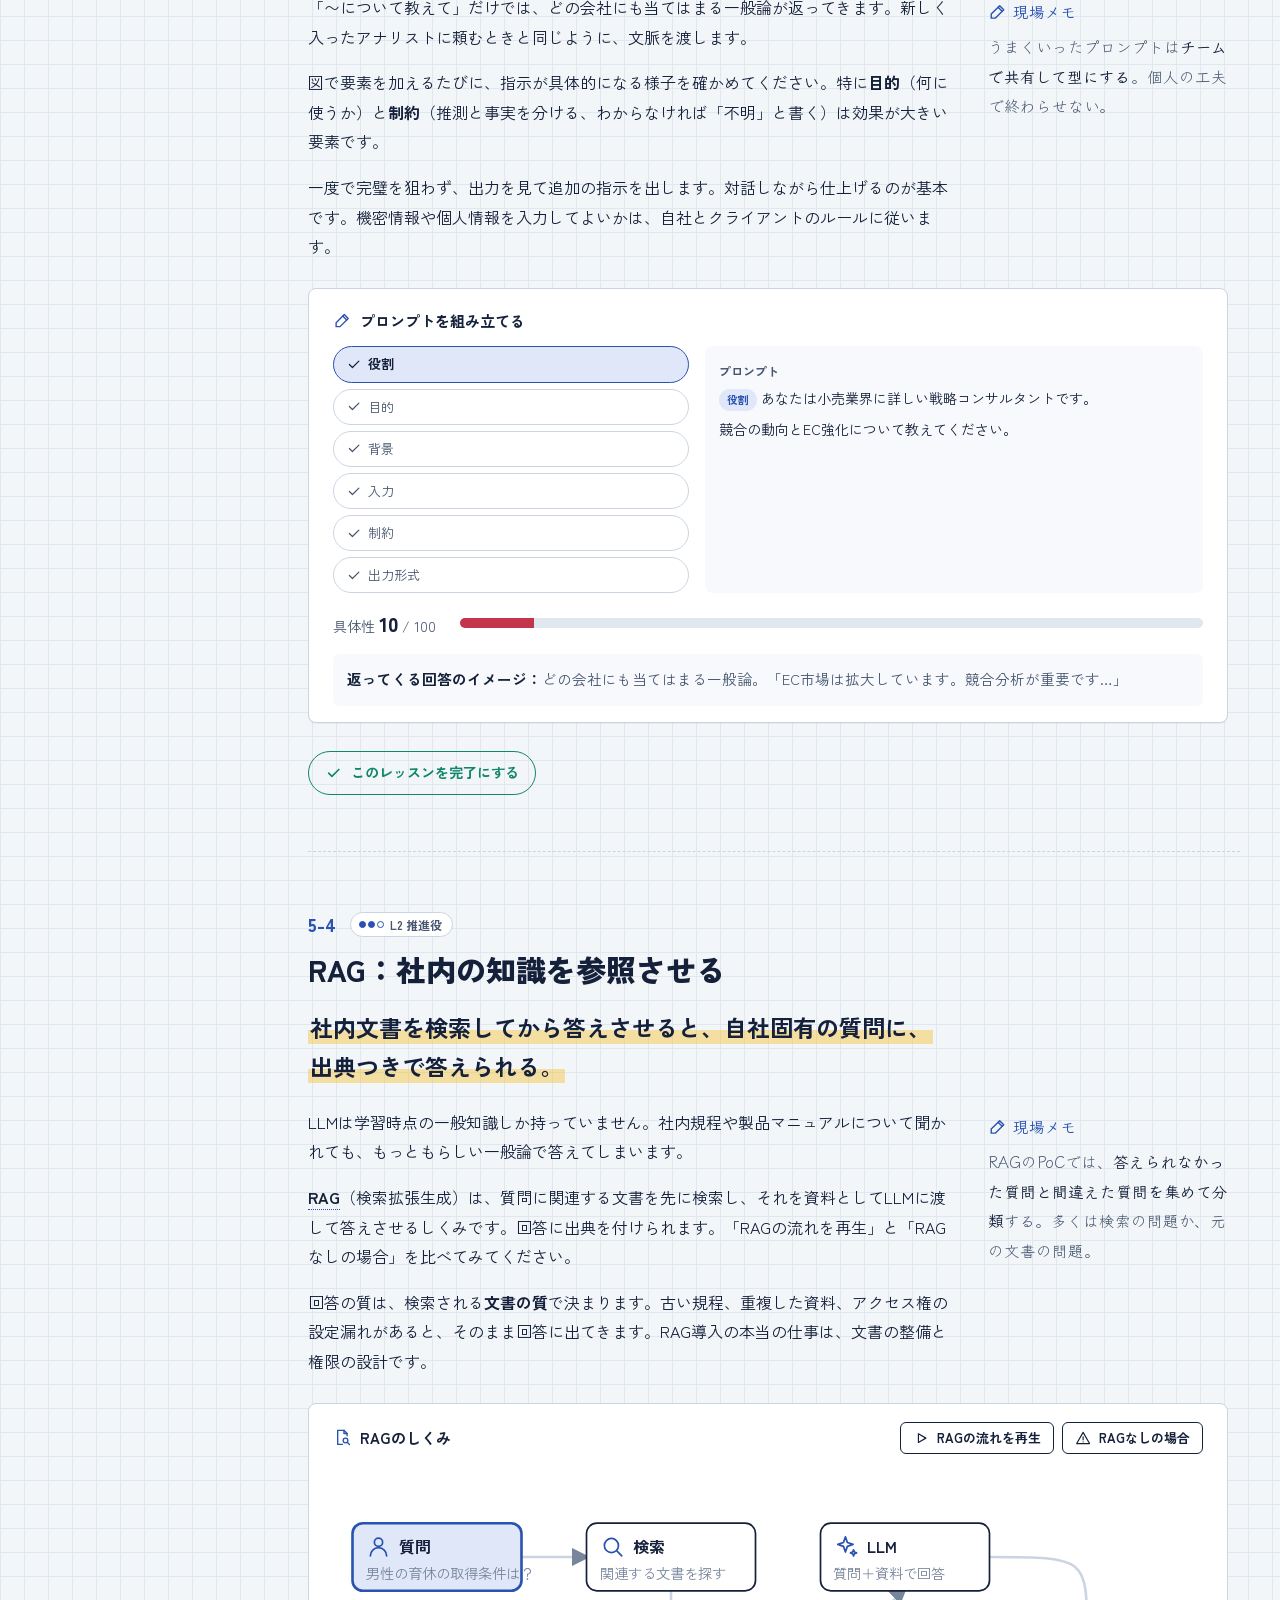
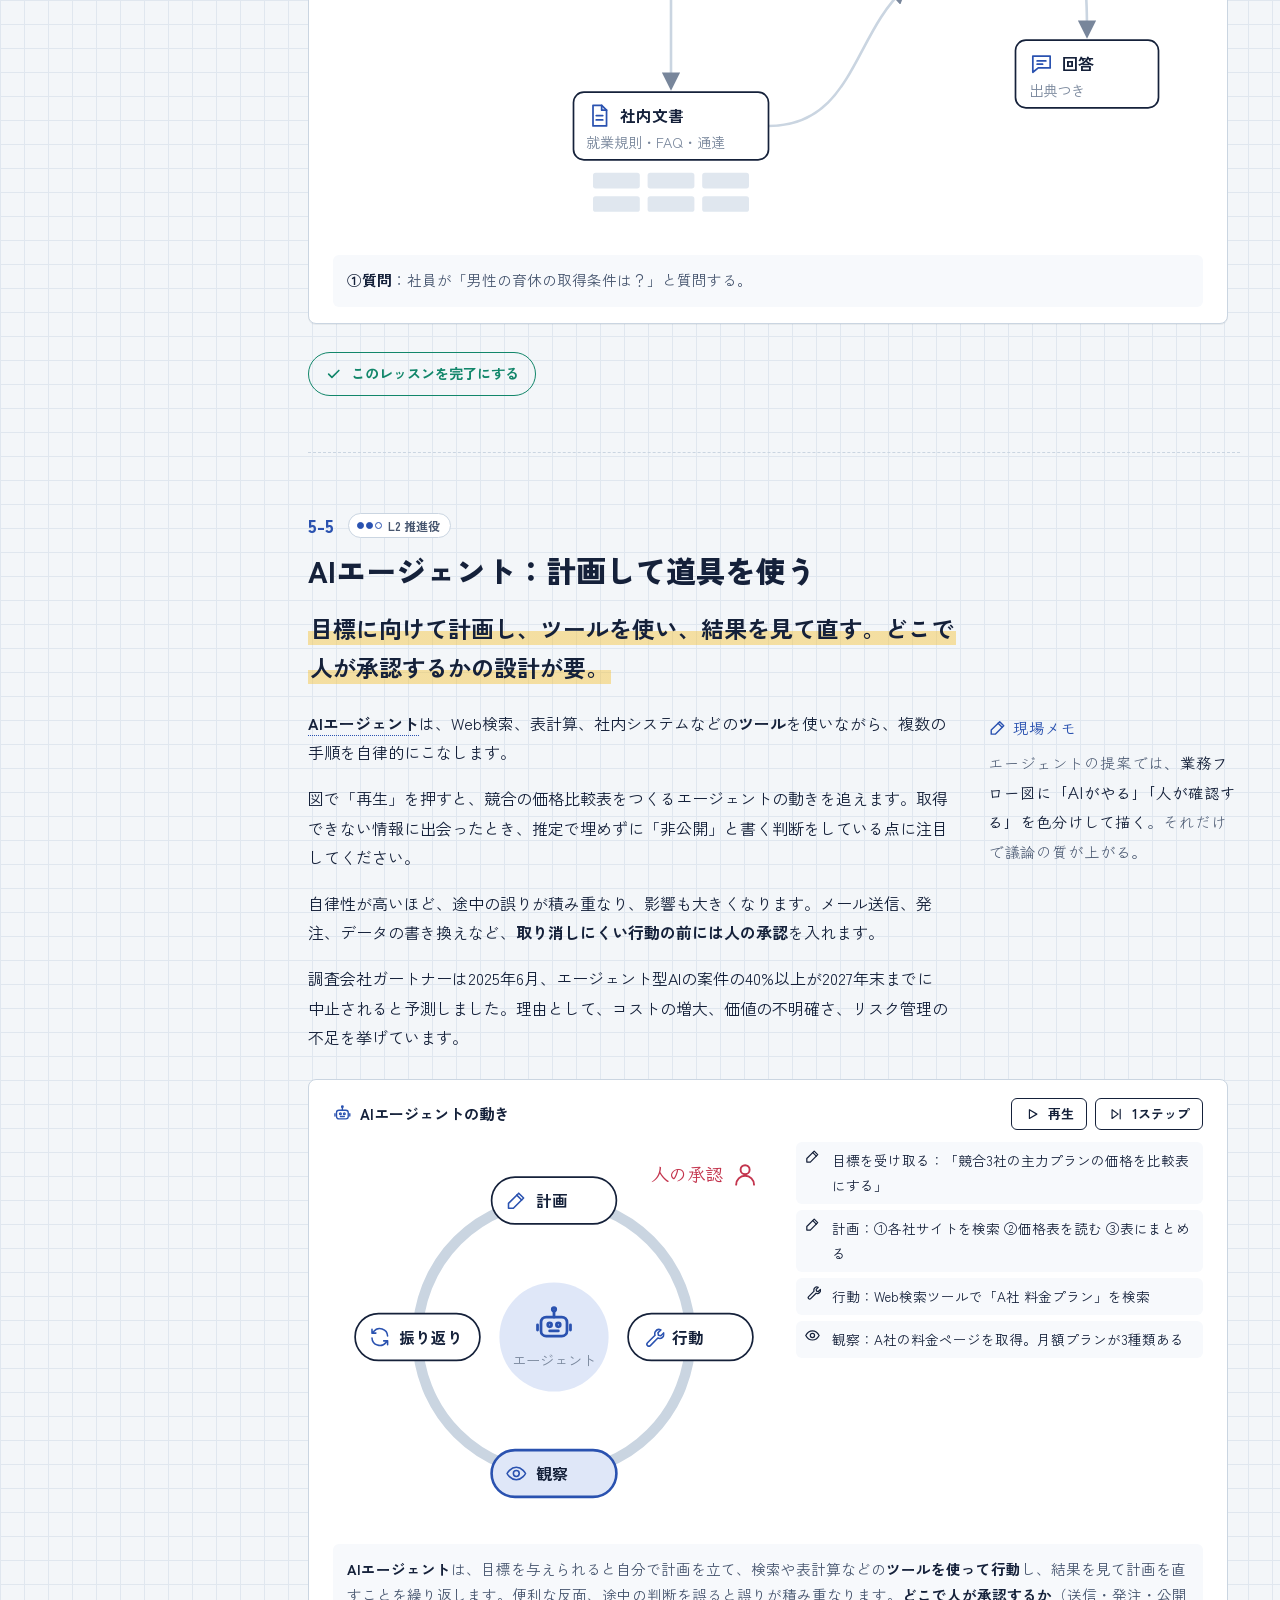
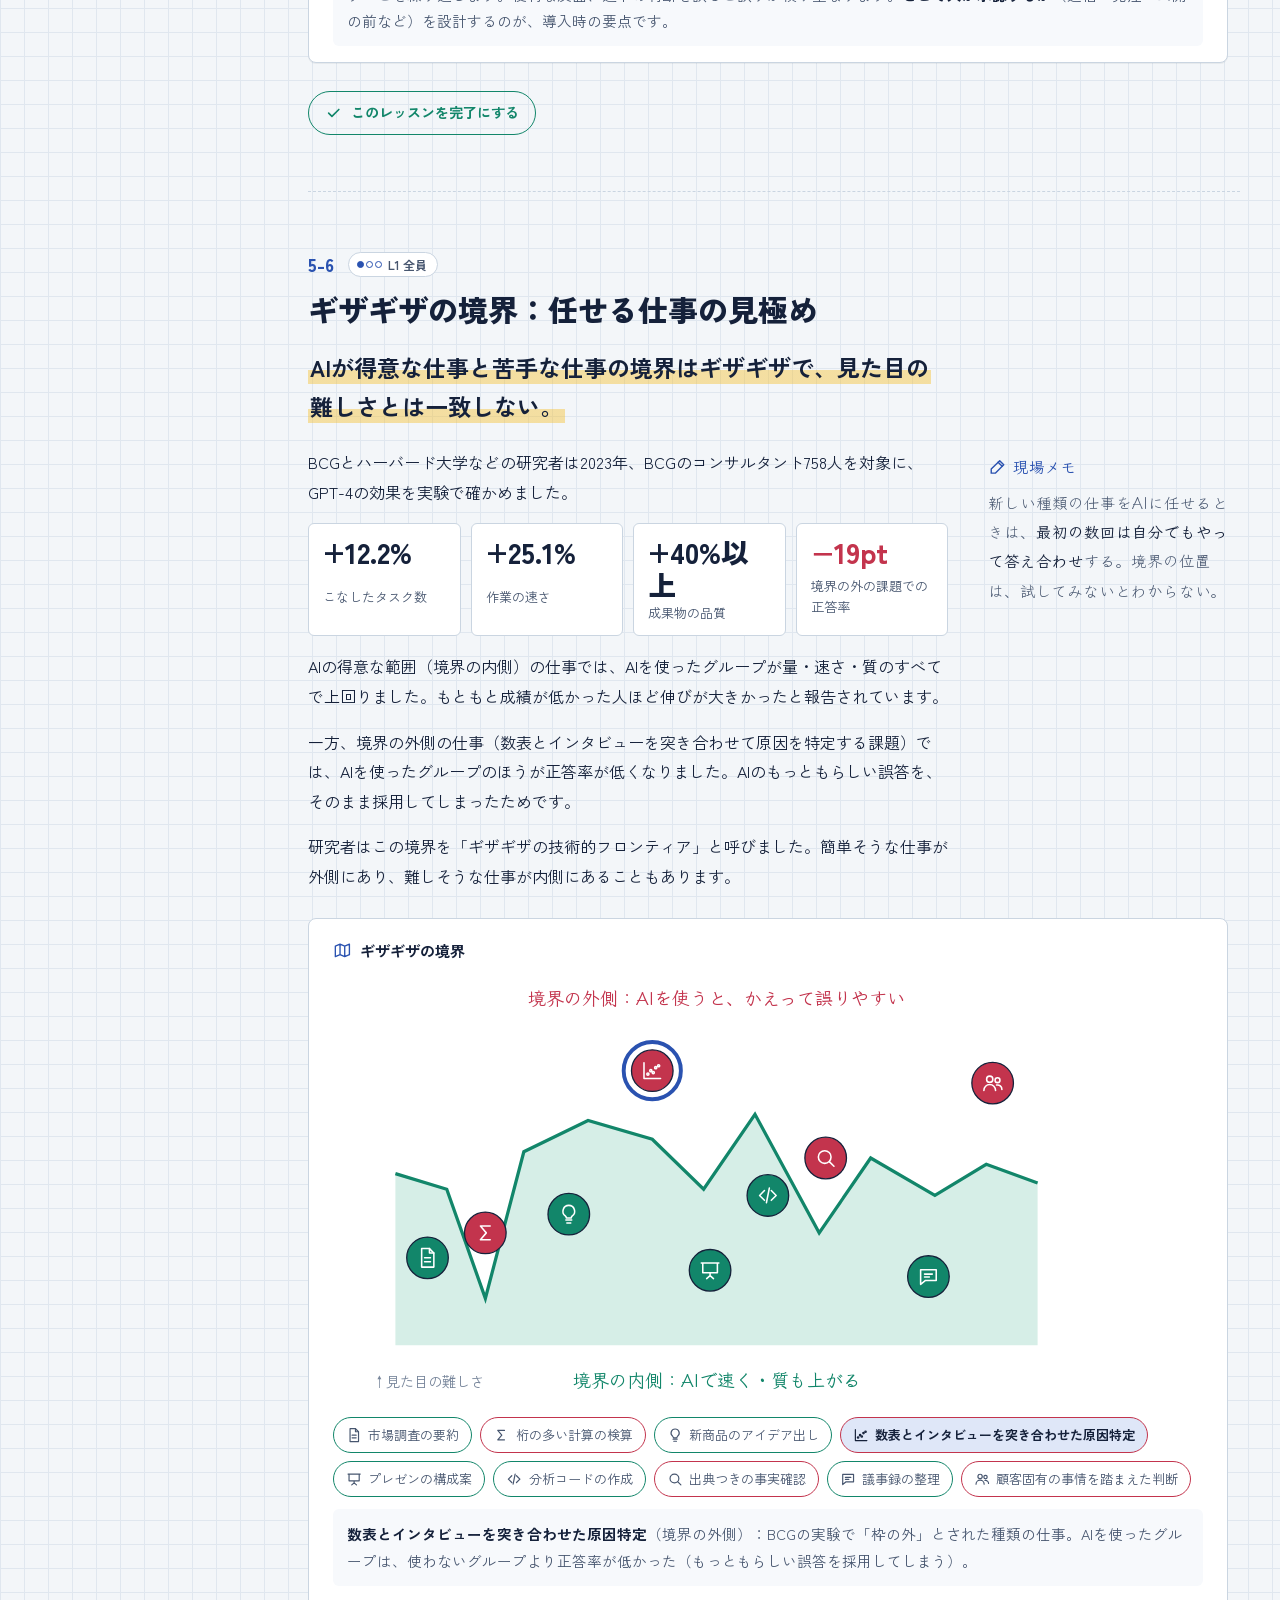
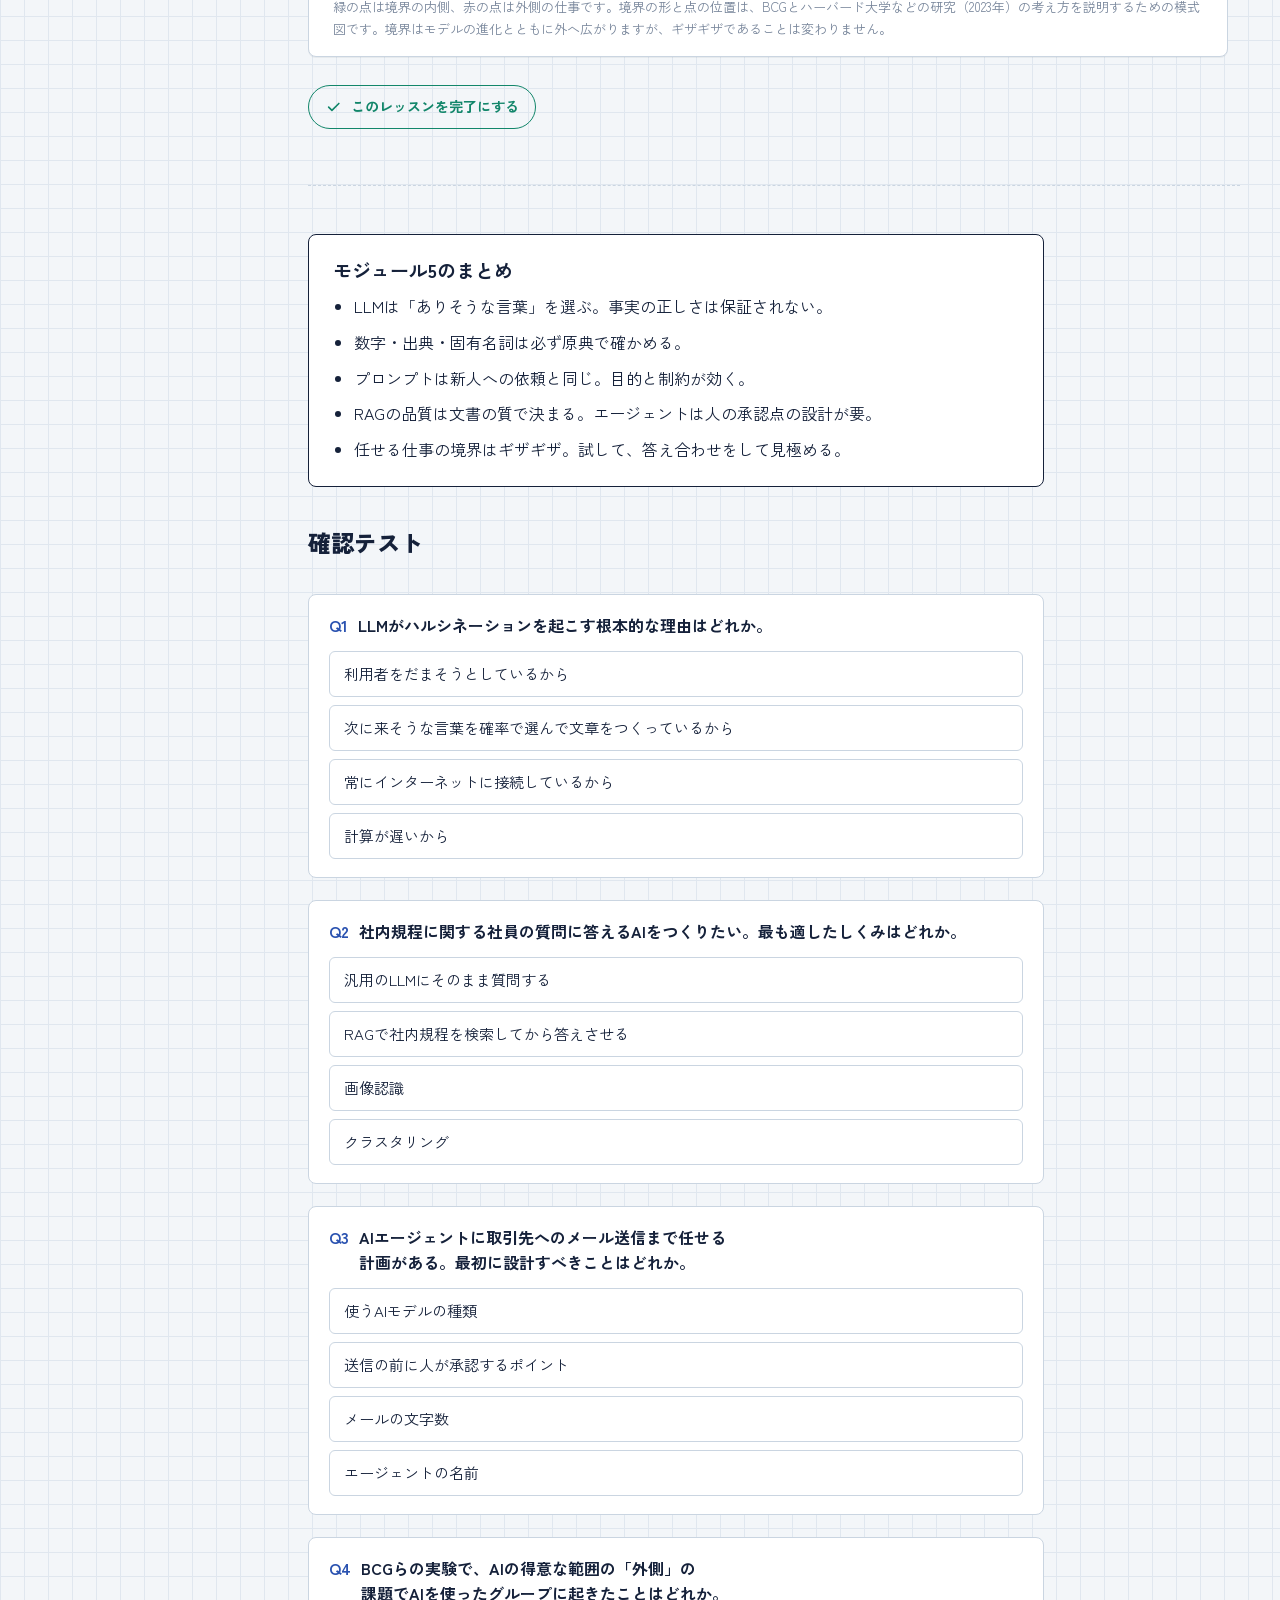
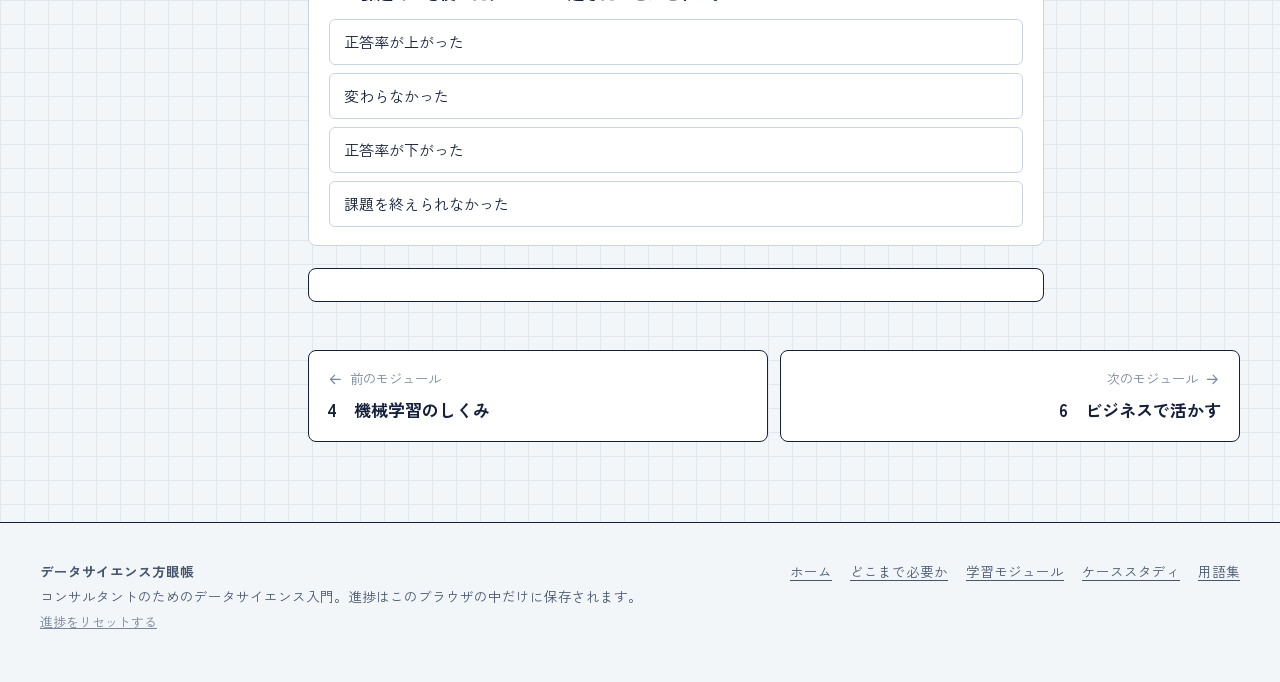
<file: modules/m5.html>
<!doctype html>
<html lang="ja">
<head>
<meta charset="utf-8">
<meta name="viewport" content="width=device-width, initial-scale=1, viewport-fit=cover">
<title>生成AIを使いこなす｜データサイエンス方眼帳</title>
<meta name="ds-root" content="../">
<meta name="ds-page" content="modules">
<link rel="preconnect" href="https://fonts.googleapis.com">
<link rel="preconnect" href="https://fonts.gstatic.com" crossorigin>
<link rel="stylesheet" href="https://fonts.googleapis.com/css2?family=Klee+One:wght@400;600&family=Zen+Kaku+Gothic+New:wght@400;500;700;900&display=swap">
<link rel="stylesheet" href="../assets/css/style.css">
</head>
<body>
<div data-site-header></div>
<main id="main">

<section class="mod-hero">
  <div class="wrap mod-hero__grid">
    <div class="mod-hero__no" aria-hidden="true">5</div>
    <div>
      <p class="mod-hero__crumb"><a href="../index.html#roadmap">学習ロードマップ</a><span>/</span><span>モジュール5</span></p>
      <h1>生成AIを使いこなす</h1>
      <p class="lead">生成AIは、コンサルの仕事を最も直接的に変える技術です。しくみを知れば、得意な仕事と危ない仕事の境界が見えてきます。使いこなしと検証の両方を身につけます。</p>
      <div class="mod-hero__facts">
        <span><svg class="icon" aria-hidden="true"><use href="#i-book"/></svg>6レッスン</span>
        <span><svg class="icon" aria-hidden="true"><use href="#i-clock"/></svg>約45分</span>
      </div>
      <div class="outcomes">
        <h2>このモジュールでできるようになること</h2>
        <ul>
          <li><svg class="icon" aria-hidden="true"><use href="#i-check"/></svg>LLMが文章を生成するしくみと、誤りが起きる理由を説明できる</li>
          <li><svg class="icon" aria-hidden="true"><use href="#i-check"/></svg>目的に応じたプロンプトを組み立てられる</li>
          <li><svg class="icon" aria-hidden="true"><use href="#i-check"/></svg>RAGとエージェントの構成と、導入時の論点を説明できる</li>
          <li><svg class="icon" aria-hidden="true"><use href="#i-check"/></svg>任せてよい仕事と、人が担うべき仕事を切り分けられる</li>
        </ul>
      </div>
    </div>
  </div>
</section>

<div class="wrap mod-layout">
  <nav class="toc" data-toc aria-label="目次"></nav>
  <div>

    <section class="lesson" id="l5-1" data-lesson="5-1" data-level="1">
      <div class="lesson__head"><span class="lesson__no">5-1</span><h2>LLMは次の言葉を予測している</h2></div>
      <p class="lesson__key"><span>LLMは「事実かどうか」ではなく「次に来そうな言葉」を選び続けて文章をつくる。</span></p>
      <div class="lesson__body">
        <div class="prose">
          <p>大規模言語モデル（<span class="term">LLM</span>）は、膨大な文章から「ある文脈の次に来る言葉の確率」を学習したモデルです。文章の生成は、次の言葉を1つ選ぶことの繰り返しです。</p>
          <p>図で「次の1語を選ぶ」を押してみてください。確率の高い言葉が選ばれやすいものの、毎回同じとは限りません。<strong>温度</strong>を上げると、意外な言葉も選ばれるようになります。</p>
          <p>文章を区切る単位は<span class="term">トークン</span>と呼ばれます。一度に扱えるトークン数（コンテキストウィンドウ）には上限があり、利用料金もトークン数で決まることが多いです。</p>
          <p>このしくみのため、LLMは<strong>もっともらしいが事実ではない文章</strong>を生むことがあります。これを<span class="term">ハルシネーション</span>と呼びます。</p>
        </div>
        <aside class="memo">
          <span class="memo__head"><svg class="icon" aria-hidden="true"><use href="#i-pen"/></svg>現場メモ</span>
          <p>同じ質問を2〜3回してみて、<b>答えがぶれる箇所</b>はAIが確信を持てていない箇所。そこを重点的に確かめる。</p>
        </aside>
      </div>
      <figure class="fig" data-widget="next-token" data-title="次の言葉を選ぶしくみ" data-icon="token"></figure>
    </section>

    <section class="lesson" id="l5-2" data-lesson="5-2" data-level="1">
      <div class="lesson__head"><span class="lesson__no">5-2</span><h2>得意なこと・苦手なこと</h2></div>
      <p class="lesson__key"><span>言葉を扱う仕事は得意。正確な事実、最新情報、自社固有の事情は苦手。</span></p>
      <div class="lesson__body">
        <div class="prose">
          <div class="tbl-wrap">
            <table class="tbl">
              <thead><tr><th>仕事</th><th class="c">向き</th><th>使い方のコツ</th></tr></thead>
              <tbody>
                <tr><td>要約・議事録の整理</td><td class="c"><span class="tag tag--wk">得意</span></td><td>元の資料を必ず渡す</td></tr>
                <tr><td>アイデア出し</td><td class="c"><span class="tag tag--wk">得意</span></td><td>量を出させてから人が選ぶ</td></tr>
                <tr><td>資料・文章のドラフト</td><td class="c"><span class="tag tag--wk">得意</span></td><td>構成と主張は人が決める</td></tr>
                <tr><td>分析コードの作成</td><td class="c"><span class="tag">条件つき</span></td><td>結果の数字を検算する</td></tr>
                <tr><td>事実・数字の調査</td><td class="c"><span class="tag tag--ym">要注意</span></td><td>検索機能を使い、原典を必ず確認</td></tr>
                <tr><td>最終的な判断</td><td class="c"><span class="tag tag--bn">任せない</span></td><td>人が担い、責任を持つ</td></tr>
              </tbody>
            </table>
          </div>
          <p>苦手なのは、出典つきの正確な事実（存在しない論文や数字を作ることがある）、学習時点より新しい情報（検索機能がない場合）、桁の多い計算（コード実行がない場合）、そして教えていない自社の事情です。</p>
          <p>下の図の回答は一見もっともらしいですが、検証すると問題が見つかります。<strong>具体的な数字と出典の組み合わせ</strong>は、最も疑うべき箇所です。</p>
        </div>
        <aside class="memo">
          <span class="memo__head"><svg class="icon" aria-hidden="true"><use href="#i-pen"/></svg>現場メモ</span>
          <p>AIが出した数字は、<b>原典で確かめるまで「仮置き」</b>。2025年には、AIが生成したとみられる架空の引用を含む報告書を理由に、大手ファームがオーストラリア政府に報酬の一部を返金した。</p>
        </aside>
      </div>
      <figure class="fig" data-widget="hallucination" data-title="AIの回答を検証する" data-icon="search"></figure>
    </section>

    <section class="lesson" id="l5-3" data-lesson="5-3" data-level="1">
      <div class="lesson__head"><span class="lesson__no">5-3</span><h2>プロンプトの組み立て方</h2></div>
      <p class="lesson__key"><span>AIへの指示は、新人への仕事の頼み方と同じ。役割・目的・背景・入力・制約・出力形式を伝える。</span></p>
      <div class="lesson__body">
        <div class="prose">
          <p>「〜について教えて」だけでは、どの会社にも当てはまる一般論が返ってきます。新しく入ったアナリストに頼むときと同じように、文脈を渡します。</p>
          <p>図で要素を加えるたびに、指示が具体的になる様子を確かめてください。特に<strong>目的</strong>（何に使うか）と<strong>制約</strong>（推測と事実を分ける、わからなければ「不明」と書く）は効果が大きい要素です。</p>
          <p>一度で完璧を狙わず、出力を見て追加の指示を出します。対話しながら仕上げるのが基本です。機密情報や個人情報を入力してよいかは、自社とクライアントのルールに従います。</p>
        </div>
        <aside class="memo">
          <span class="memo__head"><svg class="icon" aria-hidden="true"><use href="#i-pen"/></svg>現場メモ</span>
          <p>うまくいったプロンプトは<b>チームで共有して型にする</b>。個人の工夫で終わらせない。</p>
        </aside>
      </div>
      <figure class="fig" data-widget="prompt-builder" data-title="プロンプトを組み立てる" data-icon="pen"></figure>
    </section>

    <section class="lesson" id="l5-4" data-lesson="5-4" data-level="2">
      <div class="lesson__head"><span class="lesson__no">5-4</span><h2>RAG：社内の知識を参照させる</h2></div>
      <p class="lesson__key"><span>社内文書を検索してから答えさせると、自社固有の質問に、出典つきで答えられる。</span></p>
      <div class="lesson__body">
        <div class="prose">
          <p>LLMは学習時点の一般知識しか持っていません。社内規程や製品マニュアルについて聞かれても、もっともらしい一般論で答えてしまいます。</p>
          <p><span class="term">RAG</span>（検索拡張生成）は、質問に関連する文書を先に検索し、それを資料としてLLMに渡して答えさせるしくみです。回答に出典を付けられます。「RAGの流れを再生」と「RAGなしの場合」を比べてみてください。</p>
          <p>回答の質は、検索される<strong>文書の質</strong>で決まります。古い規程、重複した資料、アクセス権の設定漏れがあると、そのまま回答に出てきます。RAG導入の本当の仕事は、文書の整備と権限の設計です。</p>
        </div>
        <aside class="memo">
          <span class="memo__head"><svg class="icon" aria-hidden="true"><use href="#i-pen"/></svg>現場メモ</span>
          <p>RAGのPoCでは、<b>答えられなかった質問と間違えた質問を集めて分類</b>する。多くは検索の問題か、元の文書の問題。</p>
        </aside>
      </div>
      <figure class="fig" data-widget="rag" data-title="RAGのしくみ" data-icon="doc-search"></figure>
    </section>

    <section class="lesson" id="l5-5" data-lesson="5-5" data-level="2">
      <div class="lesson__head"><span class="lesson__no">5-5</span><h2>AIエージェント：計画して道具を使う</h2></div>
      <p class="lesson__key"><span>目標に向けて計画し、ツールを使い、結果を見て直す。どこで人が承認するかの設計が要。</span></p>
      <div class="lesson__body">
        <div class="prose">
          <p><span class="term">AIエージェント</span>は、Web検索、表計算、社内システムなどの<strong>ツール</strong>を使いながら、複数の手順を自律的にこなします。</p>
          <p>図で「再生」を押すと、競合の価格比較表をつくるエージェントの動きを追えます。取得できない情報に出会ったとき、推定で埋めずに「非公開」と書く判断をしている点に注目してください。</p>
          <p>自律性が高いほど、途中の誤りが積み重なり、影響も大きくなります。メール送信、発注、データの書き換えなど、<strong>取り消しにくい行動の前には人の承認</strong>を入れます。</p>
          <p>調査会社ガートナーは2025年6月、エージェント型AIの案件の40%以上が2027年末までに中止されると予測しました。理由として、コストの増大、価値の不明確さ、リスク管理の不足を挙げています。</p>
        </div>
        <aside class="memo">
          <span class="memo__head"><svg class="icon" aria-hidden="true"><use href="#i-pen"/></svg>現場メモ</span>
          <p>エージェントの提案では、<b>業務フロー図に「AIがやる」「人が確認する」を色分けして描く</b>。それだけで議論の質が上がる。</p>
        </aside>
      </div>
      <figure class="fig" data-widget="agent-loop" data-title="AIエージェントの動き" data-icon="robot"></figure>
    </section>

    <section class="lesson" id="l5-6" data-lesson="5-6" data-level="1">
      <div class="lesson__head"><span class="lesson__no">5-6</span><h2>ギザギザの境界：任せる仕事の見極め</h2></div>
      <p class="lesson__key"><span>AIが得意な仕事と苦手な仕事の境界はギザギザで、見た目の難しさとは一致しない。</span></p>
      <div class="lesson__body">
        <div class="prose">
          <p>BCGとハーバード大学などの研究者は2023年、BCGのコンサルタント758人を対象に、GPT-4の効果を実験で確かめました。</p>
          <div class="ev__stats" style="grid-template-columns:repeat(auto-fit,minmax(150px,1fr));display:grid">
            <div class="stat"><b>+12.2%</b><span>こなしたタスク数</span></div>
            <div class="stat"><b>+25.1%</b><span>作業の速さ</span></div>
            <div class="stat"><b>+40%以上</b><span>成果物の品質</span></div>
            <div class="stat"><b style="color:var(--beni)">−19pt</b><span>境界の外の課題での正答率</span></div>
          </div>
          <p>AIの得意な範囲（境界の内側）の仕事では、AIを使ったグループが量・速さ・質のすべてで上回りました。もともと成績が低かった人ほど伸びが大きかったと報告されています。</p>
          <p>一方、境界の外側の仕事（数表とインタビューを突き合わせて原因を特定する課題）では、AIを使ったグループのほうが正答率が低くなりました。AIのもっともらしい誤答を、そのまま採用してしまったためです。</p>
          <p>研究者はこの境界を「ギザギザの技術的フロンティア」と呼びました。簡単そうな仕事が外側にあり、難しそうな仕事が内側にあることもあります。</p>
        </div>
        <aside class="memo">
          <span class="memo__head"><svg class="icon" aria-hidden="true"><use href="#i-pen"/></svg>現場メモ</span>
          <p>新しい種類の仕事をAIに任せるときは、<b>最初の数回は自分でもやって答え合わせ</b>する。境界の位置は、試してみないとわからない。</p>
        </aside>
      </div>
      <figure class="fig" data-widget="jagged" data-title="ギザギザの境界" data-icon="map"></figure>
    </section>

    <section id="summary" data-toc-extra data-toc-title="まとめと確認テスト">
      <div class="summary-box">
        <h3>モジュール5のまとめ</h3>
        <ul>
          <li>LLMは「ありそうな言葉」を選ぶ。事実の正しさは保証されない。</li>
          <li>数字・出典・固有名詞は必ず原典で確かめる。</li>
          <li>プロンプトは新人への依頼と同じ。目的と制約が効く。</li>
          <li>RAGの品質は文書の質で決まる。エージェントは人の承認点の設計が要。</li>
          <li>任せる仕事の境界はギザギザ。試して、答え合わせをして見極める。</li>
        </ul>
      </div>
      <h2 class="section__head" style="margin-top:40px;font-size:var(--step-2);font-weight:900">確認テスト</h2>
      <div class="quiz" data-quiz="m5"><script type="application/json">[
        {"q":"LLMがハルシネーションを起こす根本的な理由はどれか。","o":["利用者をだまそうとしているから","次に来そうな言葉を確率で選んで文章をつくっているから","常にインターネットに接続しているから","計算が遅いから"],"a":1,"exp":"LLMは「ありそうな言葉」を選ぶしくみなので、事実と異なる内容でももっともらしく書けてしまいます。"},
        {"q":"社内規程に関する社員の質問に答えるAIをつくりたい。最も適したしくみはどれか。","o":["汎用のLLMにそのまま質問する","RAGで社内規程を検索してから答えさせる","画像認識","クラスタリング"],"a":1,"exp":"RAGなら自社の規程に基づき、出典つきで答えられます。品質は規程文書の整備状況に左右されます。"},
        {"q":"AIエージェントに取引先へのメール送信まで任せる計画がある。最初に設計すべきことはどれか。","o":["使うAIモデルの種類","送信の前に人が承認するポイント","メールの文字数","エージェントの名前"],"a":1,"exp":"取り消しにくい行動の前に人の承認を入れるのが、エージェント導入の基本です。"},
        {"q":"BCGらの実験で、AIの得意な範囲の「外側」の課題でAIを使ったグループに起きたことはどれか。","o":["正答率が上がった","変わらなかった","正答率が下がった","課題を終えられなかった"],"a":2,"exp":"AIのもっともらしい誤答を採用してしまい、使わないグループより正答率が下がりました。"}
      ]</script></div>
    </section>
    <nav class="pager" data-pager="m5" aria-label="モジュールの移動"></nav>
  </div>
</div>
</main>
<div data-site-footer></div>
<script src="../assets/js/icons.js"></script>
<script src="../assets/js/curriculum.js"></script>
<script src="../assets/js/core.js"></script>
<script src="../assets/js/viz-foundations.js"></script>
<script src="../assets/js/viz-ml.js"></script>
<script src="../assets/js/viz-business.js"></script>
</body>
</html>
</file>
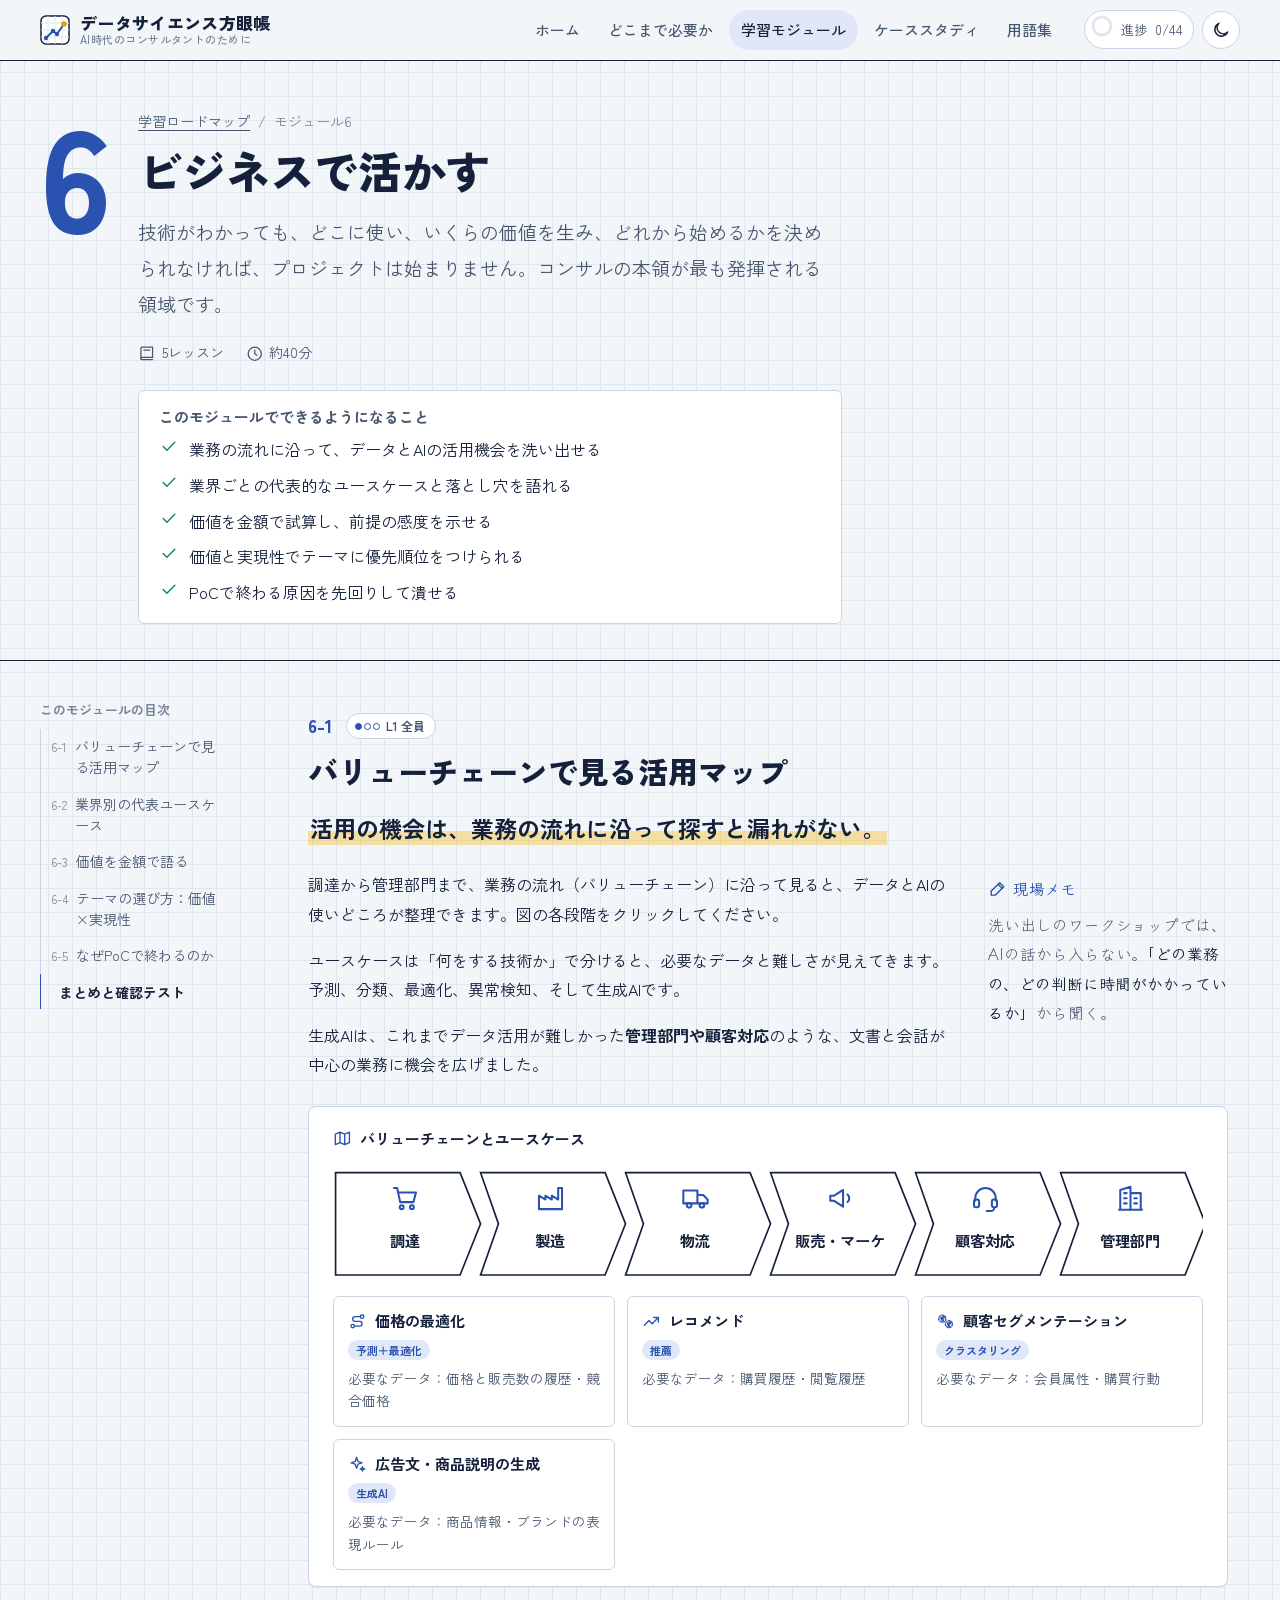
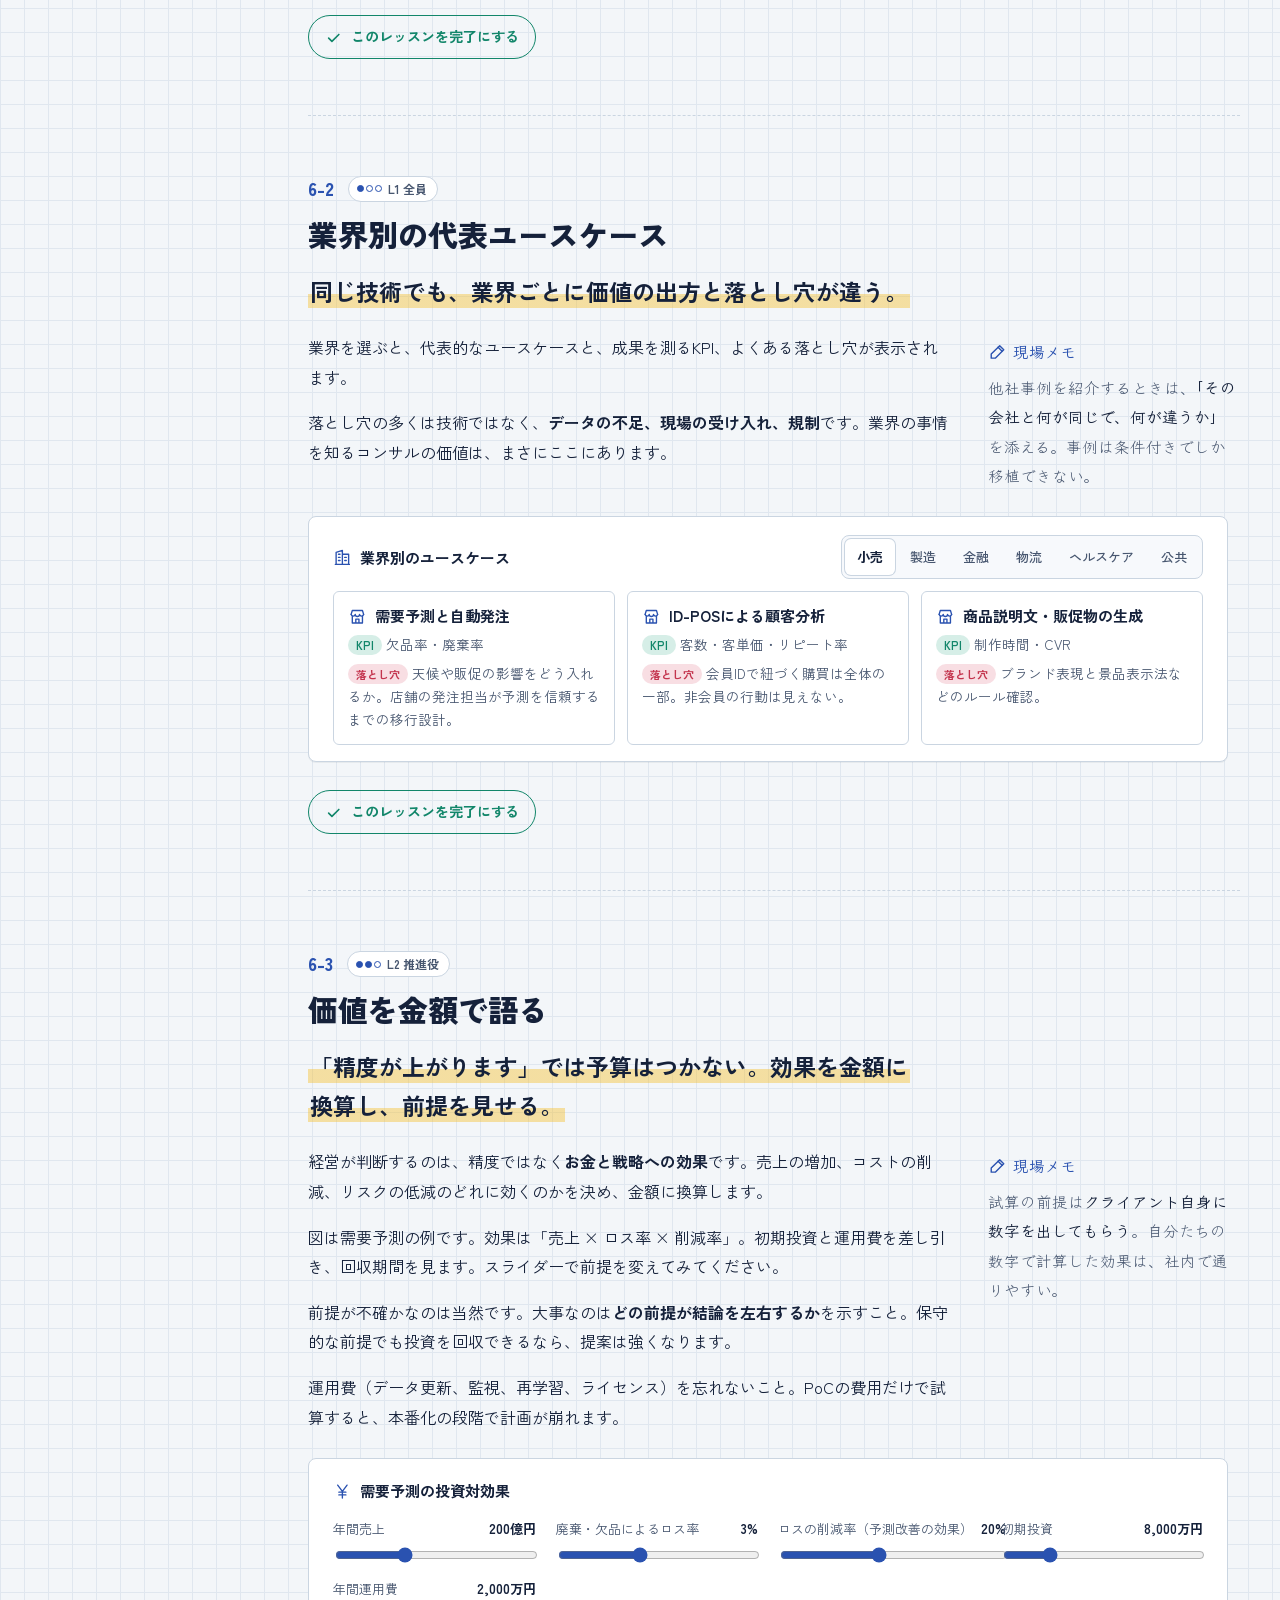
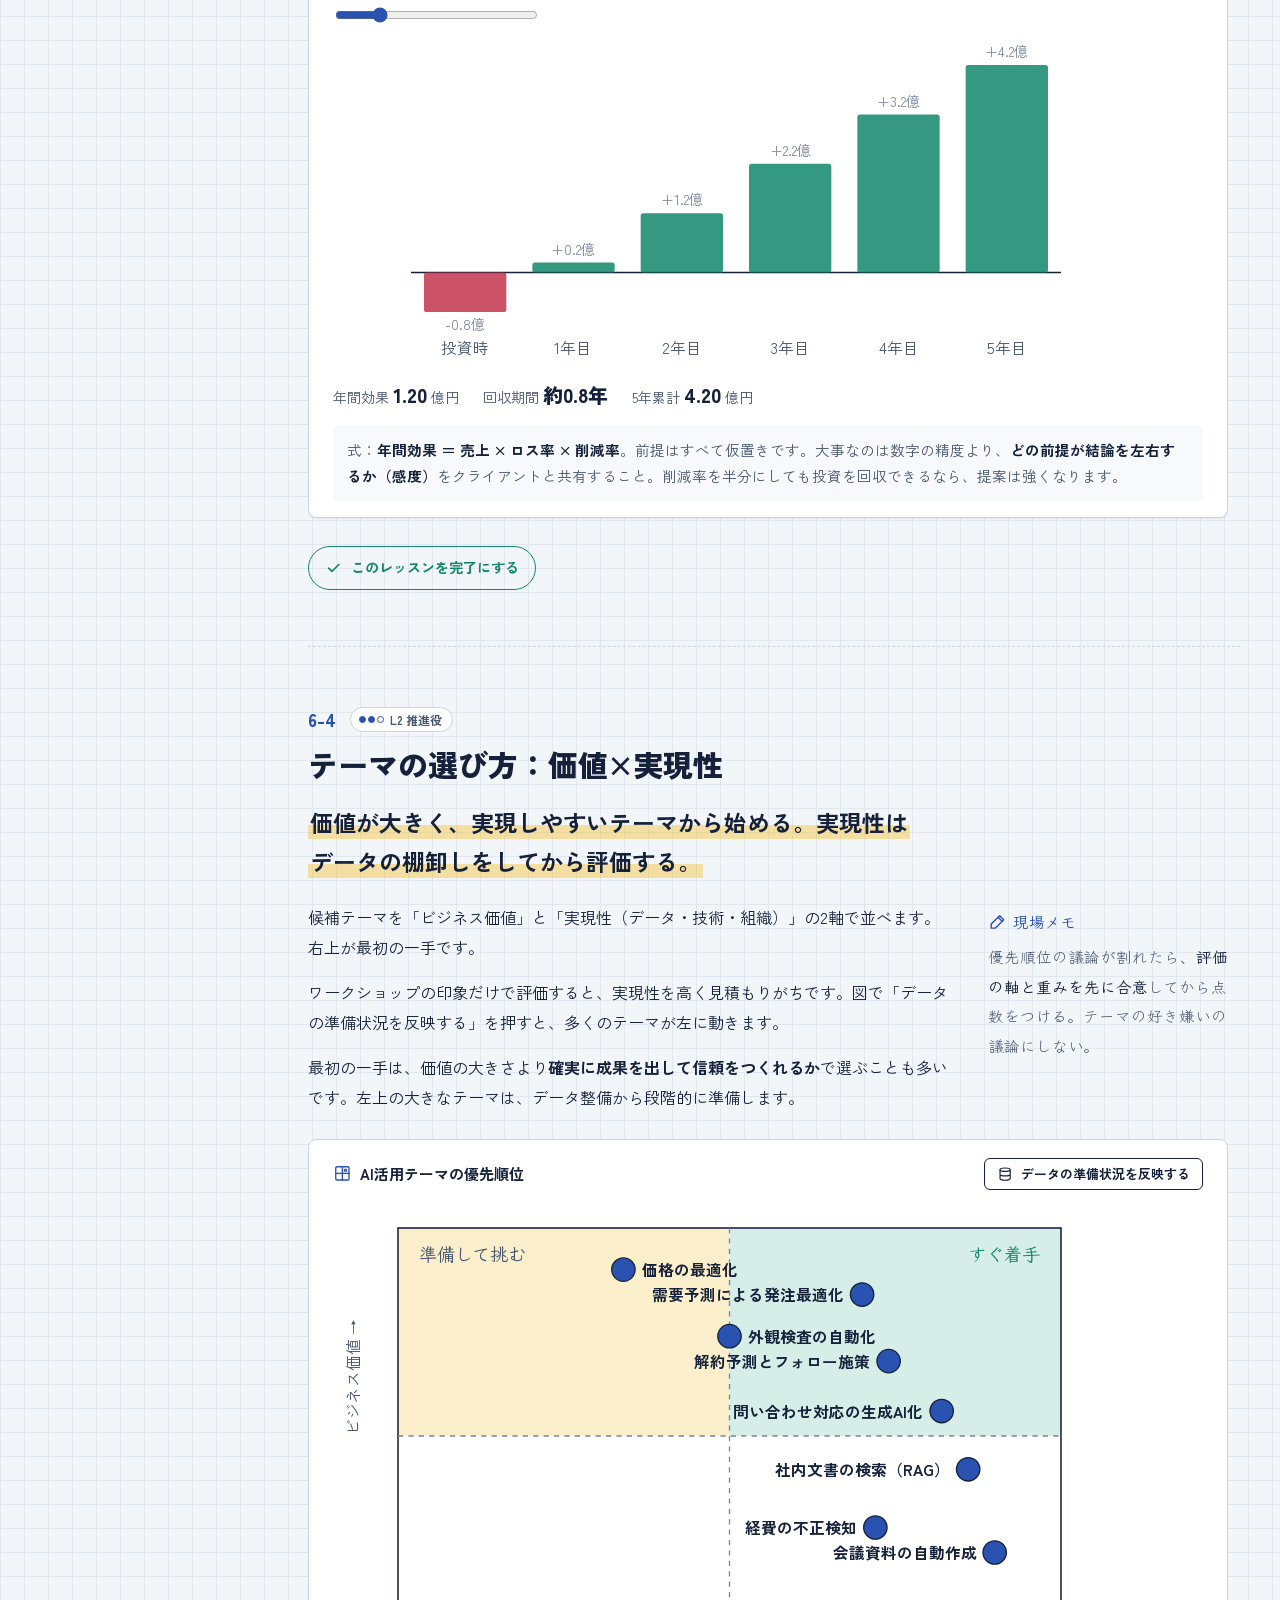
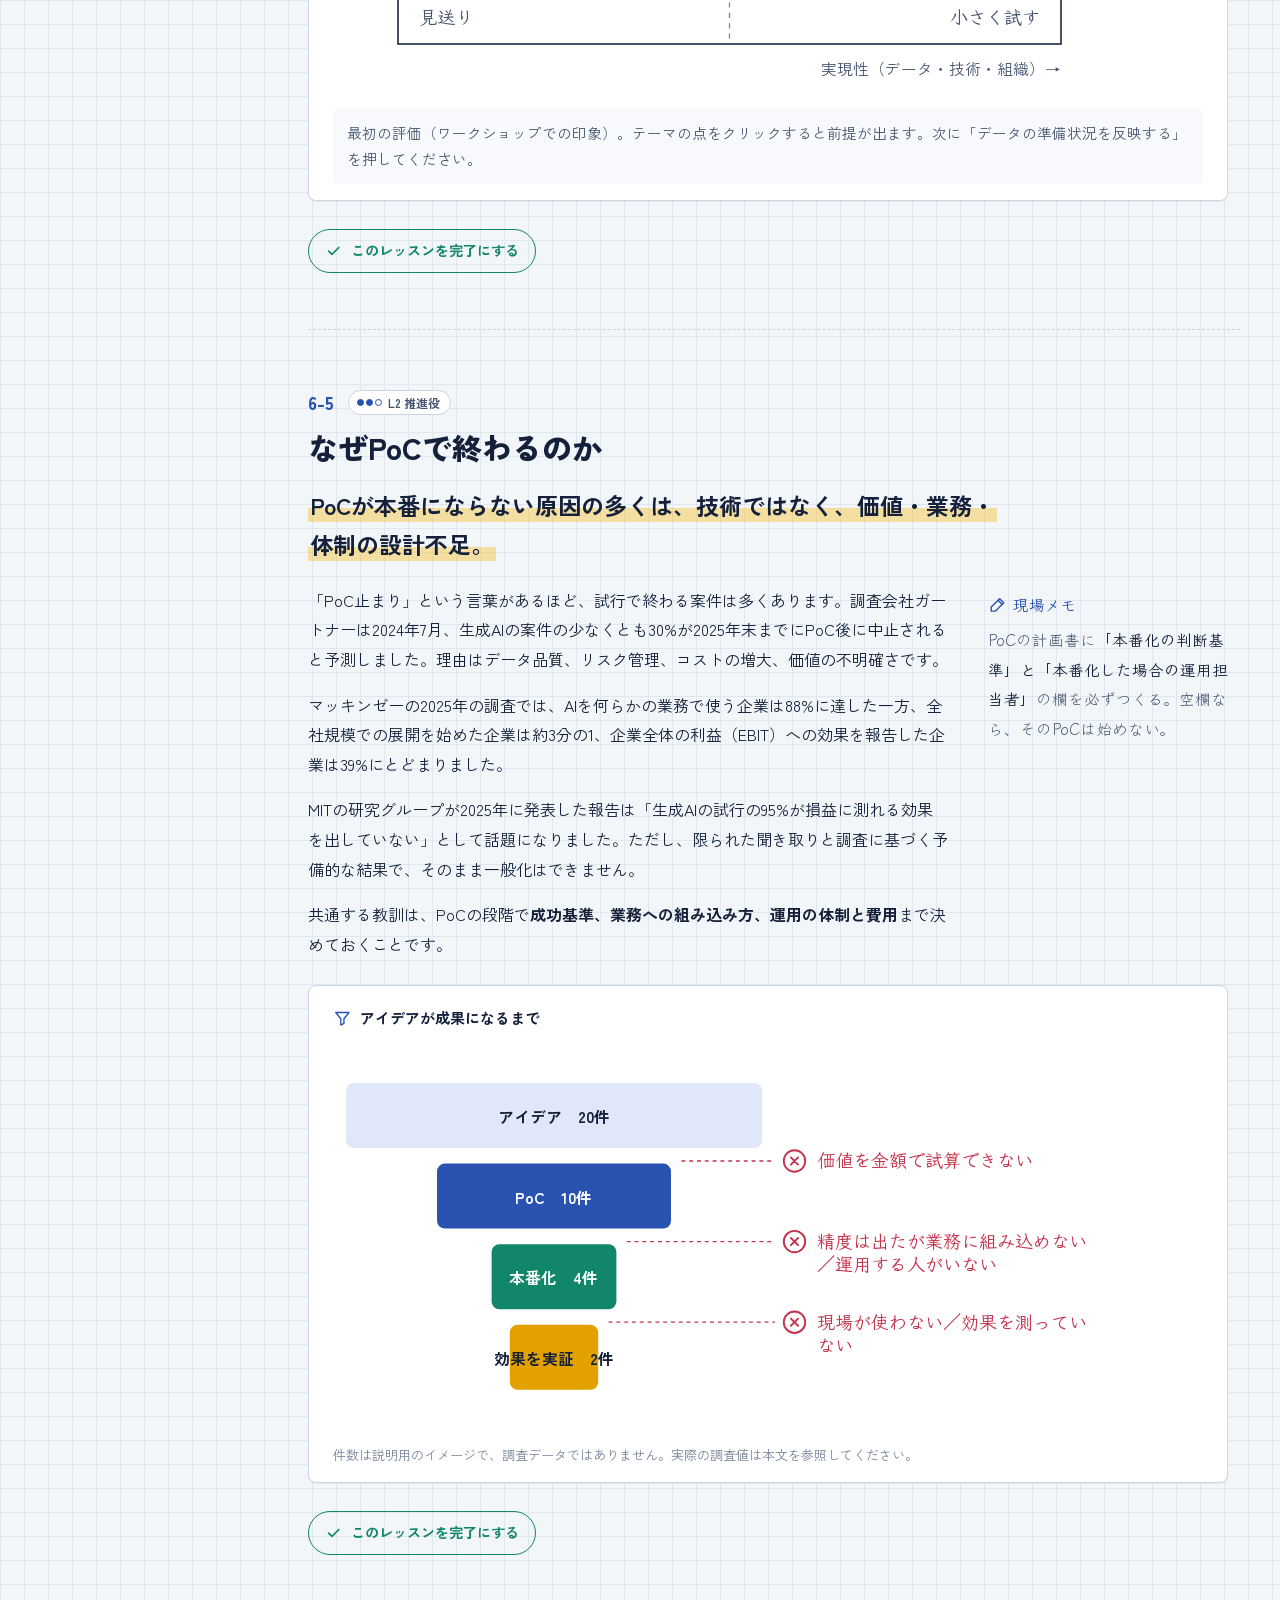
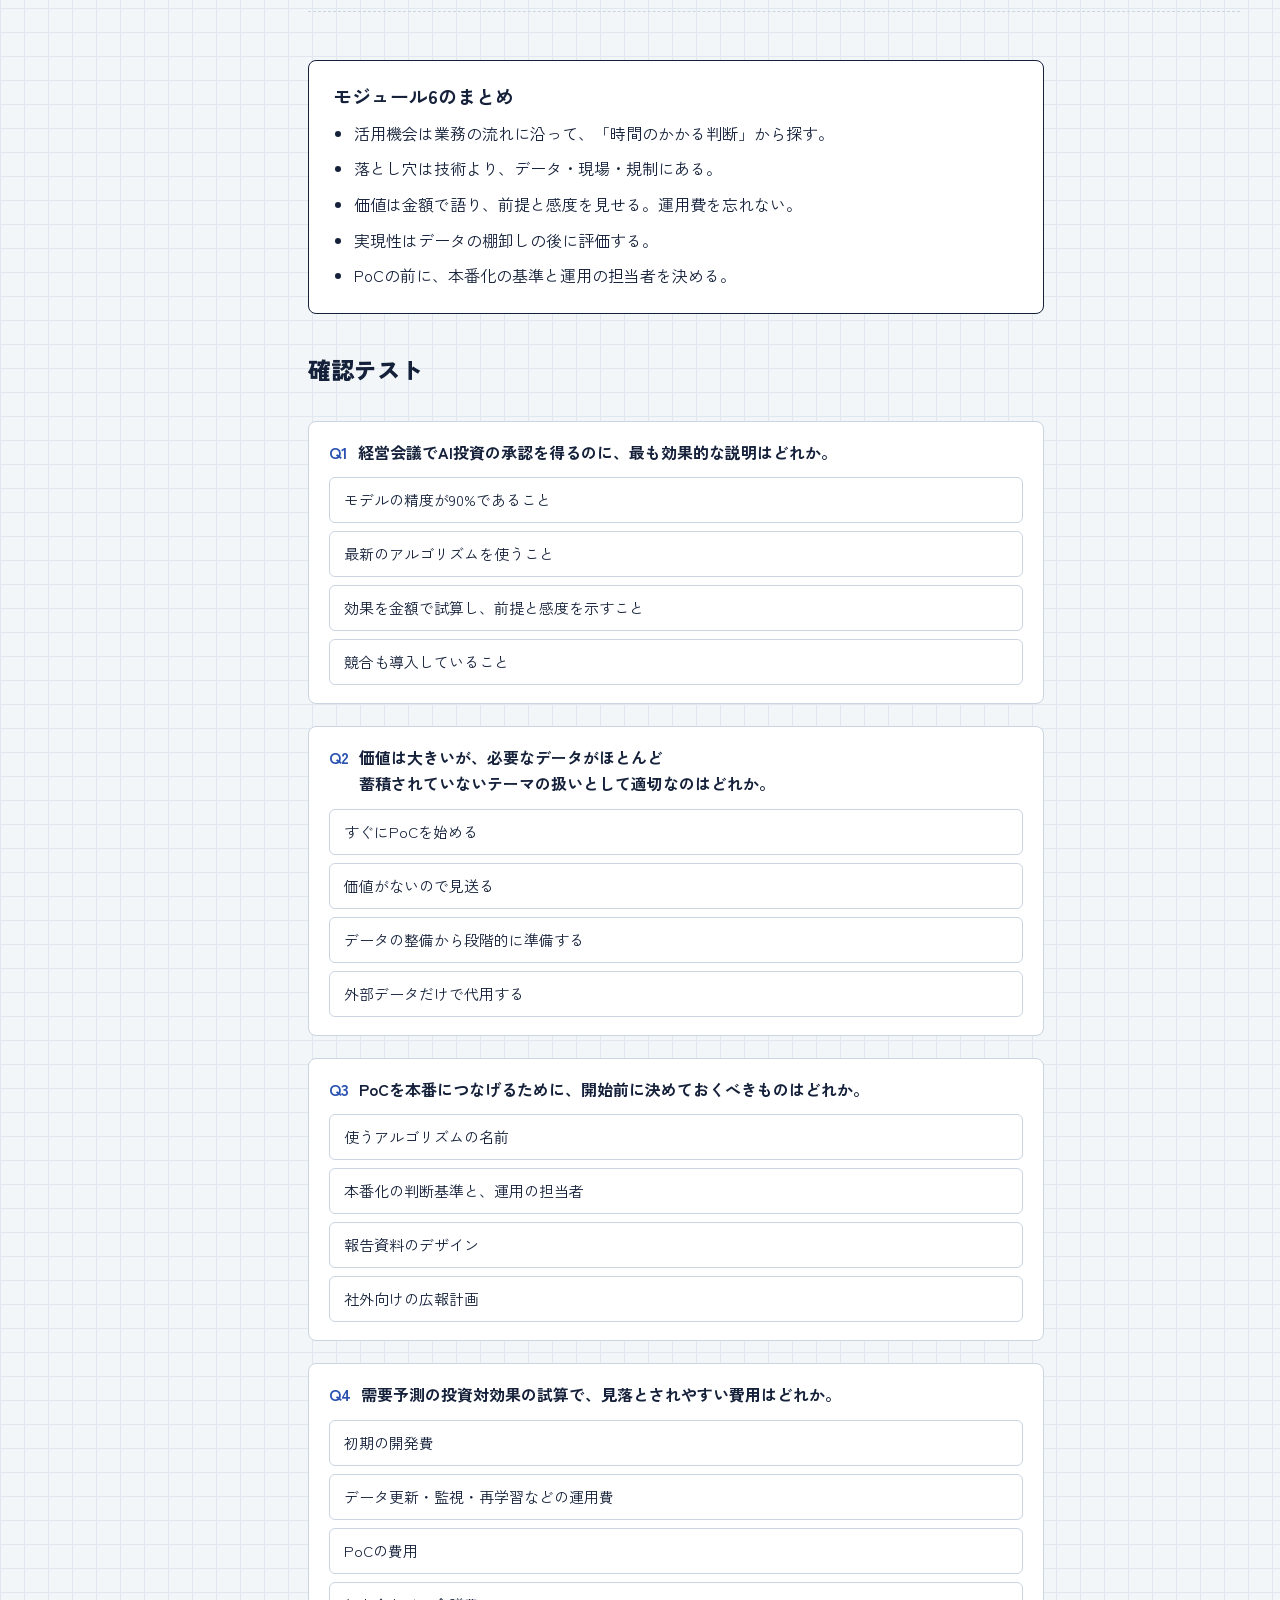
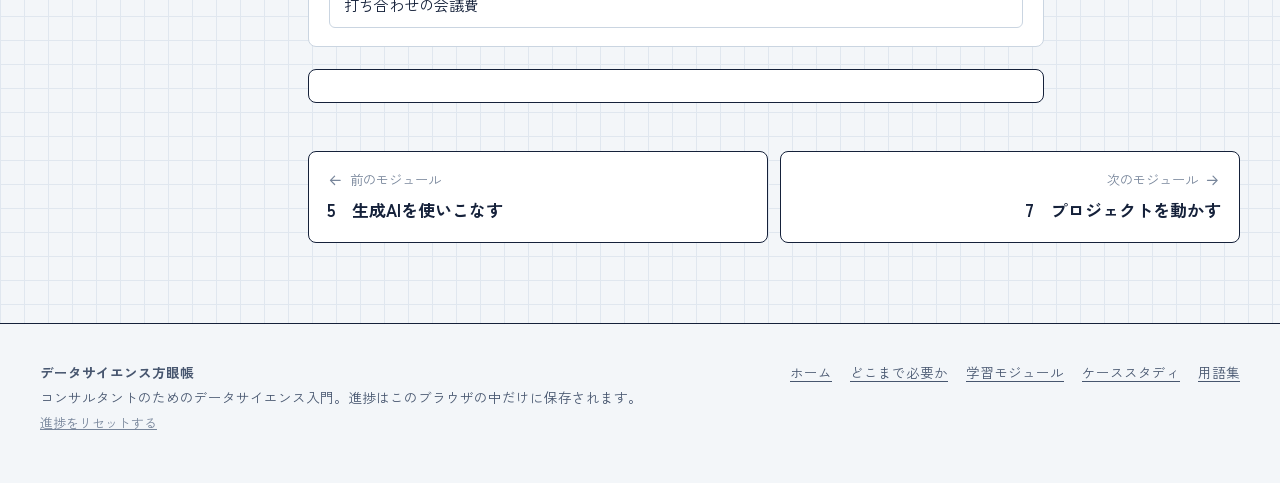
<file: modules/m6.html>
<!doctype html>
<html lang="ja">
<head>
<meta charset="utf-8">
<meta name="viewport" content="width=device-width, initial-scale=1, viewport-fit=cover">
<title>ビジネスで活かす｜データサイエンス方眼帳</title>
<meta name="ds-root" content="../">
<meta name="ds-page" content="modules">
<link rel="preconnect" href="https://fonts.googleapis.com">
<link rel="preconnect" href="https://fonts.gstatic.com" crossorigin>
<link rel="stylesheet" href="https://fonts.googleapis.com/css2?family=Klee+One:wght@400;600&family=Zen+Kaku+Gothic+New:wght@400;500;700;900&display=swap">
<link rel="stylesheet" href="../assets/css/style.css">
</head>
<body>
<div data-site-header></div>
<main id="main">

<section class="mod-hero">
  <div class="wrap mod-hero__grid">
    <div class="mod-hero__no" aria-hidden="true">6</div>
    <div>
      <p class="mod-hero__crumb"><a href="../index.html#roadmap">学習ロードマップ</a><span>/</span><span>モジュール6</span></p>
      <h1>ビジネスで活かす</h1>
      <p class="lead">技術がわかっても、どこに使い、いくらの価値を生み、どれから始めるかを決められなければ、プロジェクトは始まりません。コンサルの本領が最も発揮される領域です。</p>
      <div class="mod-hero__facts">
        <span><svg class="icon" aria-hidden="true"><use href="#i-book"/></svg>5レッスン</span>
        <span><svg class="icon" aria-hidden="true"><use href="#i-clock"/></svg>約40分</span>
      </div>
      <div class="outcomes">
        <h2>このモジュールでできるようになること</h2>
        <ul>
          <li><svg class="icon" aria-hidden="true"><use href="#i-check"/></svg>業務の流れに沿って、データとAIの活用機会を洗い出せる</li>
          <li><svg class="icon" aria-hidden="true"><use href="#i-check"/></svg>業界ごとの代表的なユースケースと落とし穴を語れる</li>
          <li><svg class="icon" aria-hidden="true"><use href="#i-check"/></svg>価値を金額で試算し、前提の感度を示せる</li>
          <li><svg class="icon" aria-hidden="true"><use href="#i-check"/></svg>価値と実現性でテーマに優先順位をつけられる</li>
          <li><svg class="icon" aria-hidden="true"><use href="#i-check"/></svg>PoCで終わる原因を先回りして潰せる</li>
        </ul>
      </div>
    </div>
  </div>
</section>

<div class="wrap mod-layout">
  <nav class="toc" data-toc aria-label="目次"></nav>
  <div>

    <section class="lesson" id="l6-1" data-lesson="6-1" data-level="1">
      <div class="lesson__head"><span class="lesson__no">6-1</span><h2>バリューチェーンで見る活用マップ</h2></div>
      <p class="lesson__key"><span>活用の機会は、業務の流れに沿って探すと漏れがない。</span></p>
      <div class="lesson__body">
        <div class="prose">
          <p>調達から管理部門まで、業務の流れ（バリューチェーン）に沿って見ると、データとAIの使いどころが整理できます。図の各段階をクリックしてください。</p>
          <p>ユースケースは「何をする技術か」で分けると、必要なデータと難しさが見えてきます。予測、分類、最適化、異常検知、そして生成AIです。</p>
          <p>生成AIは、これまでデータ活用が難しかった<strong>管理部門や顧客対応</strong>のような、文書と会話が中心の業務に機会を広げました。</p>
        </div>
        <aside class="memo">
          <span class="memo__head"><svg class="icon" aria-hidden="true"><use href="#i-pen"/></svg>現場メモ</span>
          <p>洗い出しのワークショップでは、AIの話から入らない。<b>「どの業務の、どの判断に時間がかかっているか」</b>から聞く。</p>
        </aside>
      </div>
      <figure class="fig" data-widget="value-chain" data-title="バリューチェーンとユースケース" data-icon="map"></figure>
    </section>

    <section class="lesson" id="l6-2" data-lesson="6-2" data-level="1">
      <div class="lesson__head"><span class="lesson__no">6-2</span><h2>業界別の代表ユースケース</h2></div>
      <p class="lesson__key"><span>同じ技術でも、業界ごとに価値の出方と落とし穴が違う。</span></p>
      <div class="lesson__body">
        <div class="prose">
          <p>業界を選ぶと、代表的なユースケースと、成果を測るKPI、よくある落とし穴が表示されます。</p>
          <p>落とし穴の多くは技術ではなく、<strong>データの不足、現場の受け入れ、規制</strong>です。業界の事情を知るコンサルの価値は、まさにここにあります。</p>
        </div>
        <aside class="memo">
          <span class="memo__head"><svg class="icon" aria-hidden="true"><use href="#i-pen"/></svg>現場メモ</span>
          <p>他社事例を紹介するときは、<b>「その会社と何が同じで、何が違うか」</b>を添える。事例は条件付きでしか移植できない。</p>
        </aside>
      </div>
      <figure class="fig" data-widget="industry" data-title="業界別のユースケース" data-icon="building"></figure>
    </section>

    <section class="lesson" id="l6-3" data-lesson="6-3" data-level="2">
      <div class="lesson__head"><span class="lesson__no">6-3</span><h2>価値を金額で語る</h2></div>
      <p class="lesson__key"><span>「精度が上がります」では予算はつかない。効果を金額に換算し、前提を見せる。</span></p>
      <div class="lesson__body">
        <div class="prose">
          <p>経営が判断するのは、精度ではなく<strong>お金と戦略への効果</strong>です。売上の増加、コストの削減、リスクの低減のどれに効くのかを決め、金額に換算します。</p>
          <p>図は需要予測の例です。効果は「売上 × ロス率 × 削減率」。初期投資と運用費を差し引き、回収期間を見ます。スライダーで前提を変えてみてください。</p>
          <p>前提が不確かなのは当然です。大事なのは<strong>どの前提が結論を左右するか</strong>を示すこと。保守的な前提でも投資を回収できるなら、提案は強くなります。</p>
          <p>運用費（データ更新、監視、再学習、ライセンス）を忘れないこと。PoCの費用だけで試算すると、本番化の段階で計画が崩れます。</p>
        </div>
        <aside class="memo">
          <span class="memo__head"><svg class="icon" aria-hidden="true"><use href="#i-pen"/></svg>現場メモ</span>
          <p>試算の前提は<b>クライアント自身に数字を出してもらう</b>。自分たちの数字で計算した効果は、社内で通りやすい。</p>
        </aside>
      </div>
      <figure class="fig" data-widget="roi" data-title="需要予測の投資対効果" data-icon="yen"></figure>
    </section>

    <section class="lesson" id="l6-4" data-lesson="6-4" data-level="2">
      <div class="lesson__head"><span class="lesson__no">6-4</span><h2>テーマの選び方：価値×実現性</h2></div>
      <p class="lesson__key"><span>価値が大きく、実現しやすいテーマから始める。実現性はデータの棚卸しをしてから評価する。</span></p>
      <div class="lesson__body">
        <div class="prose">
          <p>候補テーマを「ビジネス価値」と「実現性（データ・技術・組織）」の2軸で並べます。右上が最初の一手です。</p>
          <p>ワークショップの印象だけで評価すると、実現性を高く見積もりがちです。図で「データの準備状況を反映する」を押すと、多くのテーマが左に動きます。</p>
          <p>最初の一手は、価値の大きさより<strong>確実に成果を出して信頼をつくれるか</strong>で選ぶことも多いです。左上の大きなテーマは、データ整備から段階的に準備します。</p>
        </div>
        <aside class="memo">
          <span class="memo__head"><svg class="icon" aria-hidden="true"><use href="#i-pen"/></svg>現場メモ</span>
          <p>優先順位の議論が割れたら、<b>評価の軸と重みを先に合意</b>してから点数をつける。テーマの好き嫌いの議論にしない。</p>
        </aside>
      </div>
      <figure class="fig" data-widget="matrix" data-title="AI活用テーマの優先順位" data-icon="matrix"></figure>
    </section>

    <section class="lesson" id="l6-5" data-lesson="6-5" data-level="2">
      <div class="lesson__head"><span class="lesson__no">6-5</span><h2>なぜPoCで終わるのか</h2></div>
      <p class="lesson__key"><span>PoCが本番にならない原因の多くは、技術ではなく、価値・業務・体制の設計不足。</span></p>
      <div class="lesson__body">
        <div class="prose">
          <p>「PoC止まり」という言葉があるほど、試行で終わる案件は多くあります。調査会社ガートナーは2024年7月、生成AIの案件の少なくとも30%が2025年末までにPoC後に中止されると予測しました。理由はデータ品質、リスク管理、コストの増大、価値の不明確さです。</p>
          <p>マッキンゼーの2025年の調査では、AIを何らかの業務で使う企業は88%に達した一方、全社規模での展開を始めた企業は約3分の1、企業全体の利益（EBIT）への効果を報告した企業は39%にとどまりました。</p>
          <p>MITの研究グループが2025年に発表した報告は「生成AIの試行の95%が損益に測れる効果を出していない」として話題になりました。ただし、限られた聞き取りと調査に基づく予備的な結果で、そのまま一般化はできません。</p>
          <p>共通する教訓は、PoCの段階で<strong>成功基準、業務への組み込み方、運用の体制と費用</strong>まで決めておくことです。</p>
        </div>
        <aside class="memo">
          <span class="memo__head"><svg class="icon" aria-hidden="true"><use href="#i-pen"/></svg>現場メモ</span>
          <p>PoCの計画書に<b>「本番化の判断基準」と「本番化した場合の運用担当者」</b>の欄を必ずつくる。空欄なら、そのPoCは始めない。</p>
        </aside>
      </div>
      <figure class="fig" data-widget="poc-funnel" data-title="アイデアが成果になるまで" data-icon="funnel"></figure>
    </section>

    <section id="summary" data-toc-extra data-toc-title="まとめと確認テスト">
      <div class="summary-box">
        <h3>モジュール6のまとめ</h3>
        <ul>
          <li>活用機会は業務の流れに沿って、「時間のかかる判断」から探す。</li>
          <li>落とし穴は技術より、データ・現場・規制にある。</li>
          <li>価値は金額で語り、前提と感度を見せる。運用費を忘れない。</li>
          <li>実現性はデータの棚卸しの後に評価する。</li>
          <li>PoCの前に、本番化の基準と運用の担当者を決める。</li>
        </ul>
      </div>
      <h2 class="section__head" style="margin-top:40px;font-size:var(--step-2);font-weight:900">確認テスト</h2>
      <div class="quiz" data-quiz="m6"><script type="application/json">[
        {"q":"経営会議でAI投資の承認を得るのに、最も効果的な説明はどれか。","o":["モデルの精度が90%であること","最新のアルゴリズムを使うこと","効果を金額で試算し、前提と感度を示すこと","競合も導入していること"],"a":2,"exp":"経営は精度ではなく、お金と戦略への効果で判断します。前提を明示すると、議論が建設的になります。"},
        {"q":"価値は大きいが、必要なデータがほとんど蓄積されていないテーマの扱いとして適切なのはどれか。","o":["すぐにPoCを始める","価値がないので見送る","データの整備から段階的に準備する","外部データだけで代用する"],"a":2,"exp":"価値が大きいテーマは捨てずに、データを撮りため・整備する計画から始めます。"},
        {"q":"PoCを本番につなげるために、開始前に決めておくべきものはどれか。","o":["使うアルゴリズムの名前","本番化の判断基準と、運用の担当者","報告資料のデザイン","社外向けの広報計画"],"a":1,"exp":"成功基準と運用体制が決まっていないPoCは、結果が出ても本番に進めません。"},
        {"q":"需要予測の投資対効果の試算で、見落とされやすい費用はどれか。","o":["初期の開発費","データ更新・監視・再学習などの運用費","PoCの費用","打ち合わせの会議費"],"a":1,"exp":"モデルは運用し続ける資産です。運用費を入れないと、回収期間を過小に見積もってしまいます。"}
      ]</script></div>
    </section>
    <nav class="pager" data-pager="m6" aria-label="モジュールの移動"></nav>
  </div>
</div>
</main>
<div data-site-footer></div>
<script src="../assets/js/icons.js"></script>
<script src="../assets/js/curriculum.js"></script>
<script src="../assets/js/core.js"></script>
<script src="../assets/js/viz-foundations.js"></script>
<script src="../assets/js/viz-ml.js"></script>
<script src="../assets/js/viz-business.js"></script>
</body>
</html>
</file>
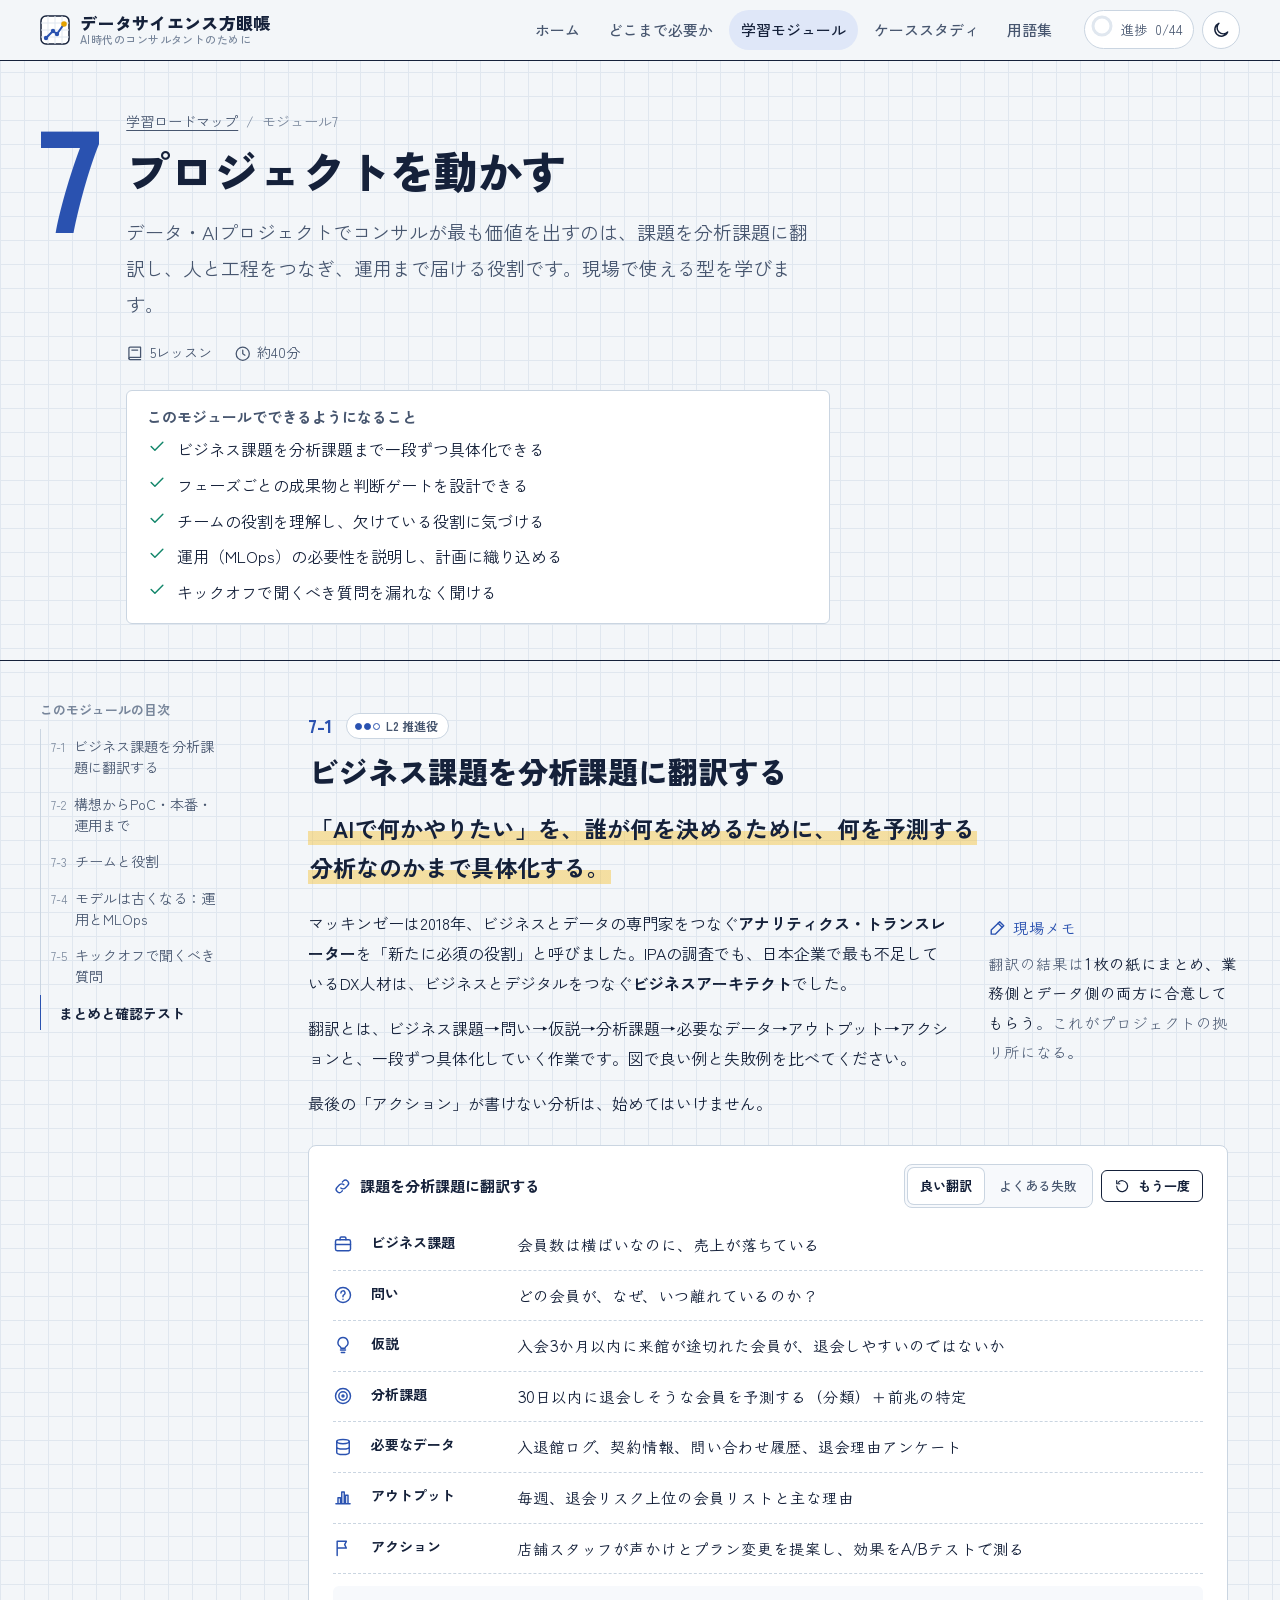
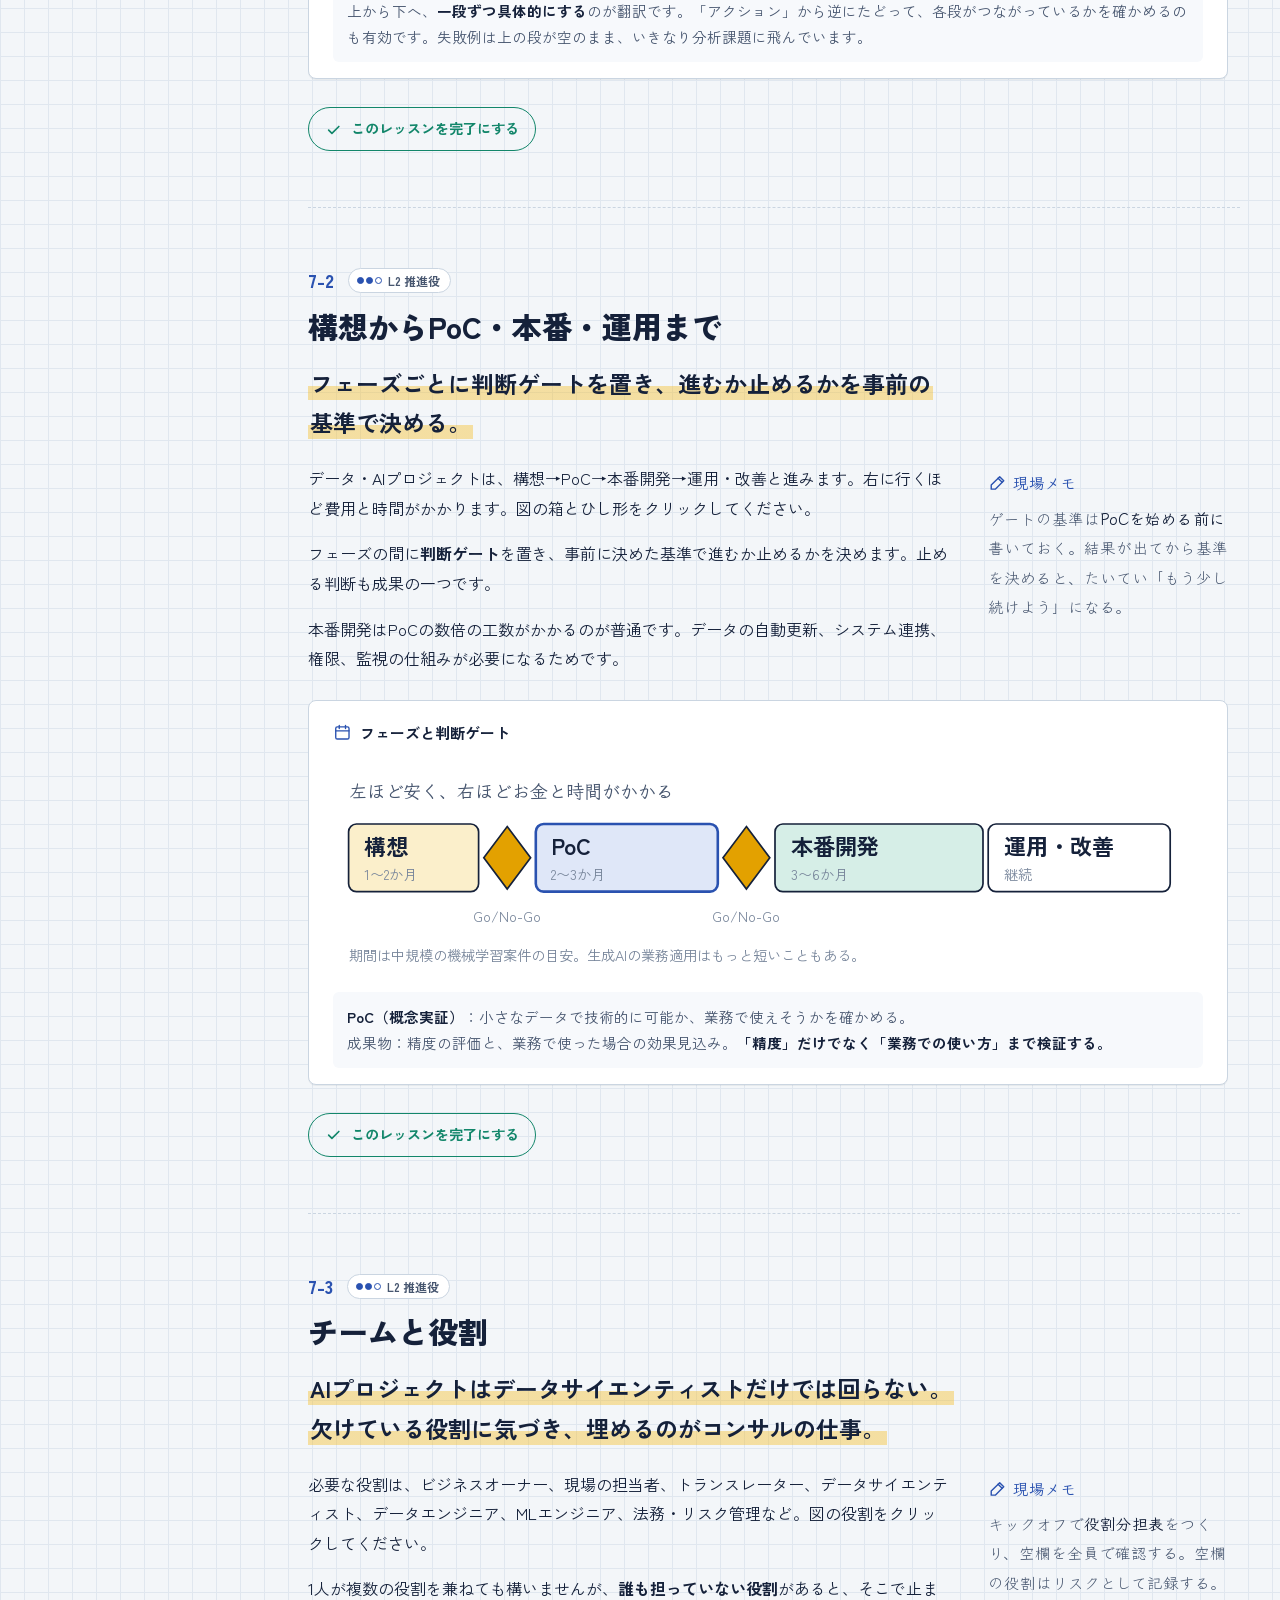
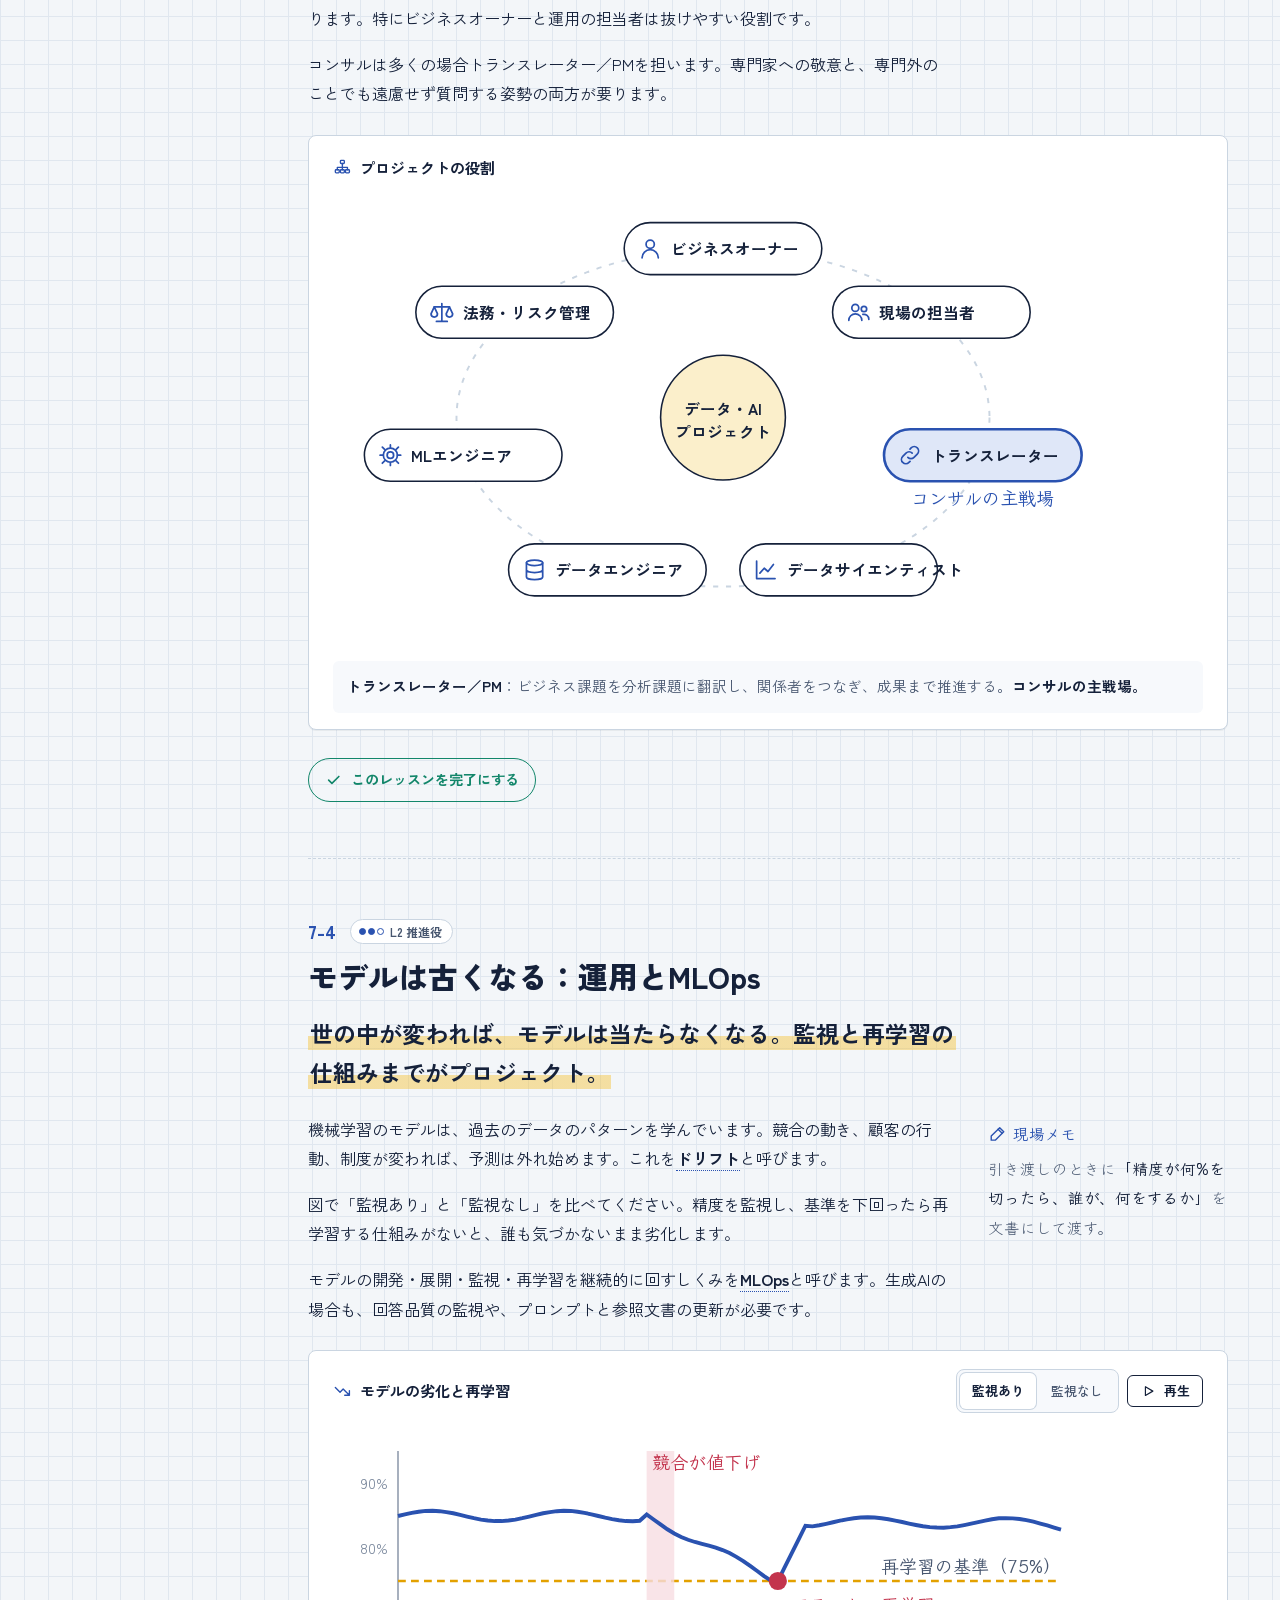
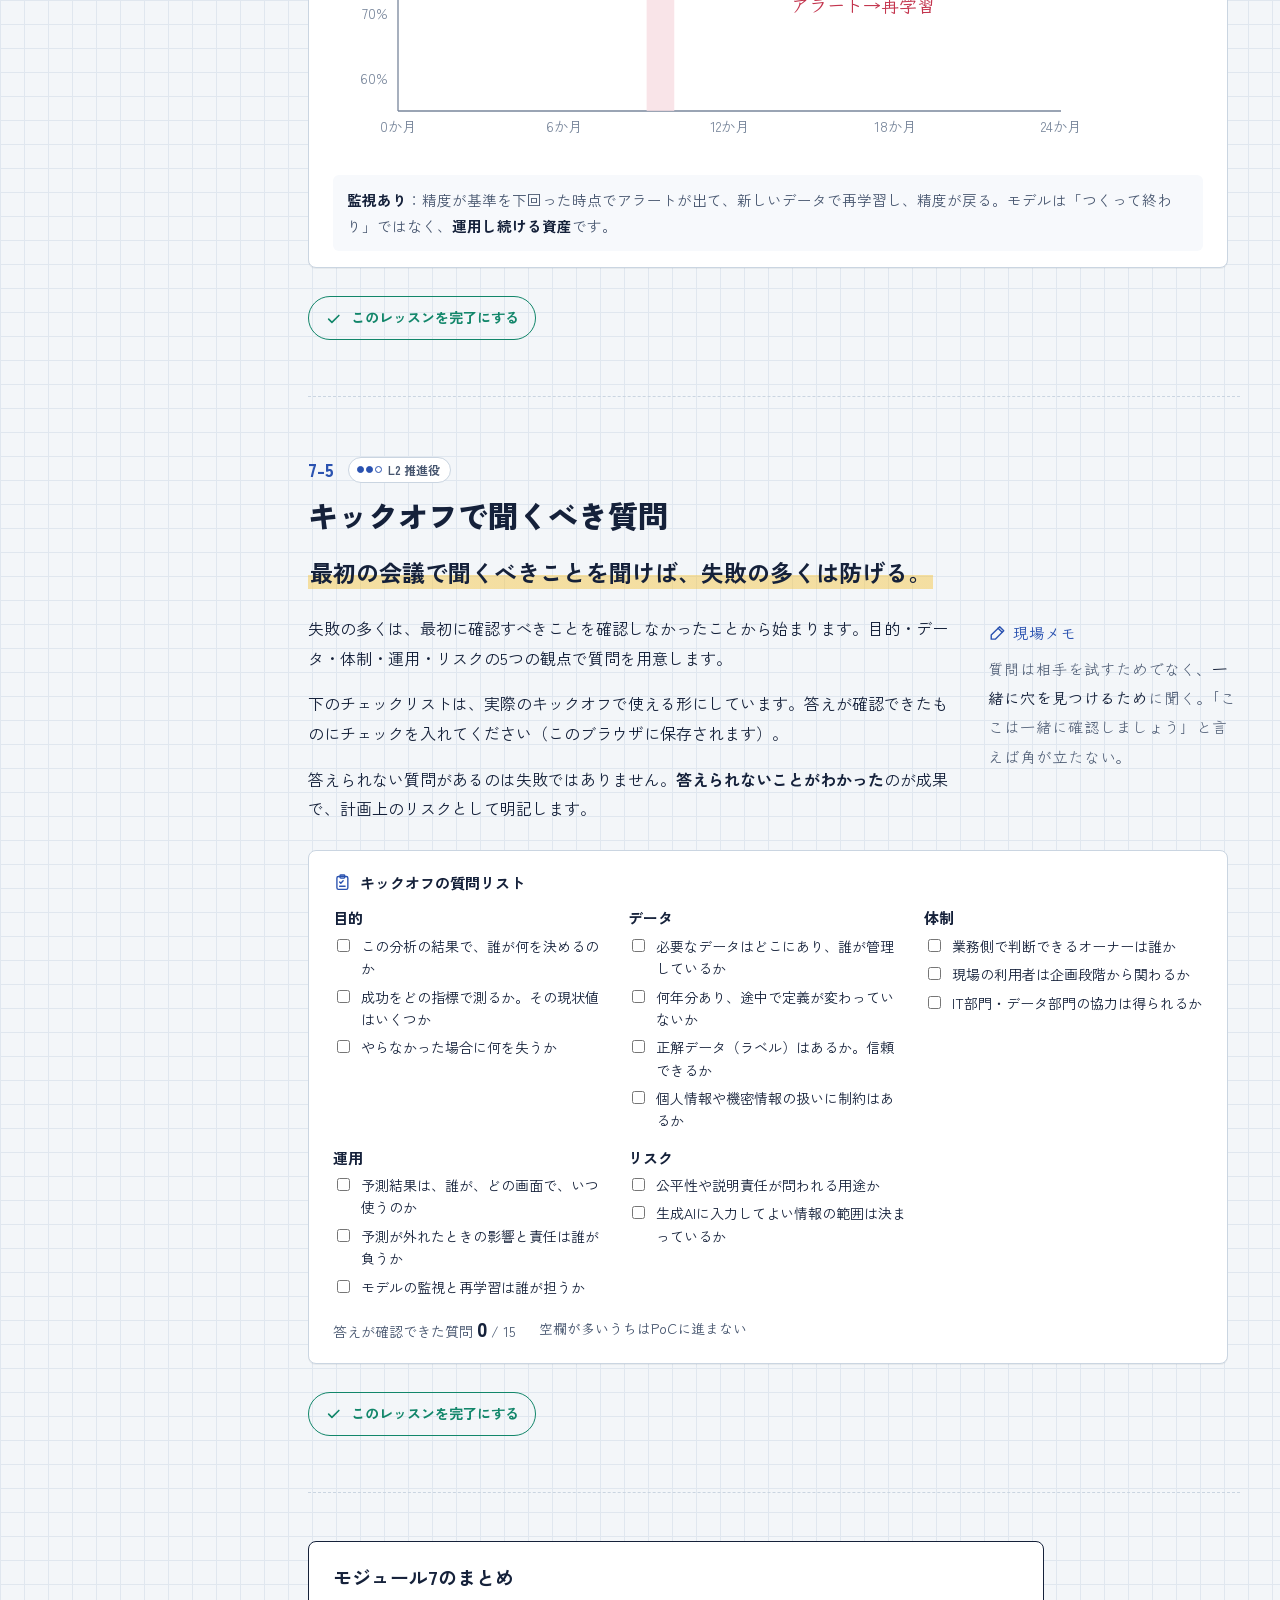
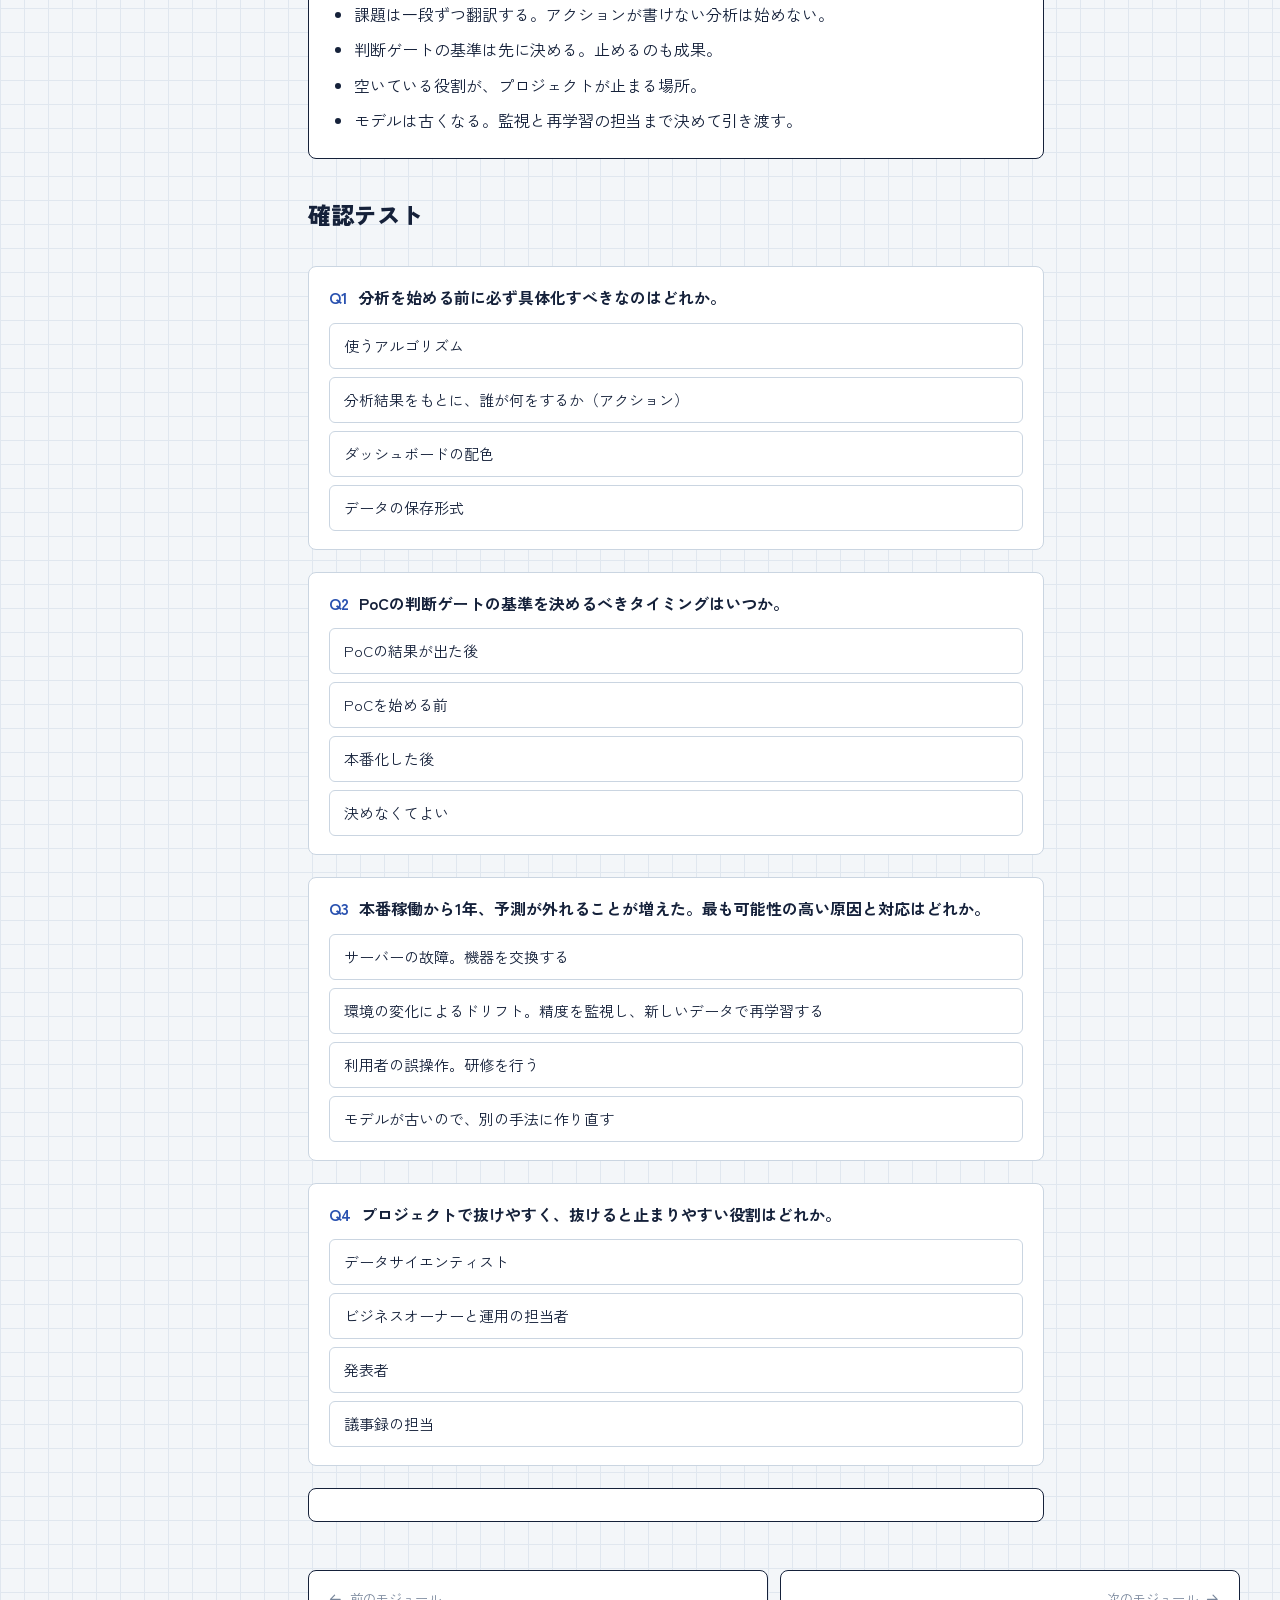
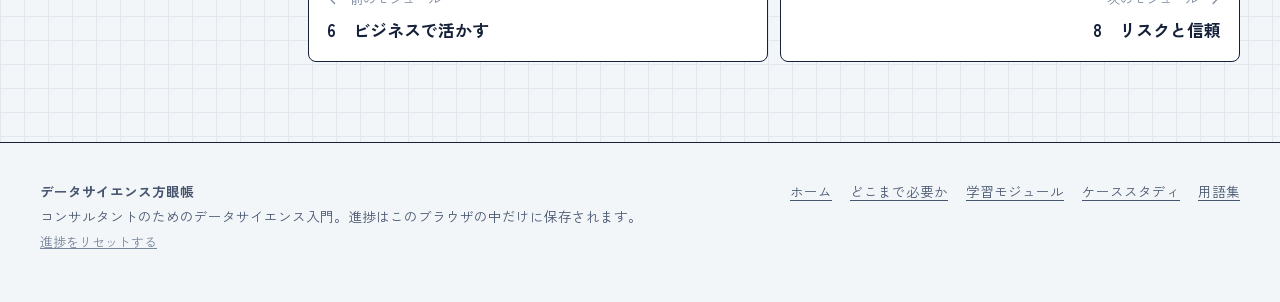
<file: modules/m7.html>
<!doctype html>
<html lang="ja">
<head>
<meta charset="utf-8">
<meta name="viewport" content="width=device-width, initial-scale=1, viewport-fit=cover">
<title>プロジェクトを動かす｜データサイエンス方眼帳</title>
<meta name="ds-root" content="../">
<meta name="ds-page" content="modules">
<link rel="preconnect" href="https://fonts.googleapis.com">
<link rel="preconnect" href="https://fonts.gstatic.com" crossorigin>
<link rel="stylesheet" href="https://fonts.googleapis.com/css2?family=Klee+One:wght@400;600&family=Zen+Kaku+Gothic+New:wght@400;500;700;900&display=swap">
<link rel="stylesheet" href="../assets/css/style.css">
</head>
<body>
<div data-site-header></div>
<main id="main">

<section class="mod-hero">
  <div class="wrap mod-hero__grid">
    <div class="mod-hero__no" aria-hidden="true">7</div>
    <div>
      <p class="mod-hero__crumb"><a href="../index.html#roadmap">学習ロードマップ</a><span>/</span><span>モジュール7</span></p>
      <h1>プロジェクトを動かす</h1>
      <p class="lead">データ・AIプロジェクトでコンサルが最も価値を出すのは、課題を分析課題に翻訳し、人と工程をつなぎ、運用まで届ける役割です。現場で使える型を学びます。</p>
      <div class="mod-hero__facts">
        <span><svg class="icon" aria-hidden="true"><use href="#i-book"/></svg>5レッスン</span>
        <span><svg class="icon" aria-hidden="true"><use href="#i-clock"/></svg>約40分</span>
      </div>
      <div class="outcomes">
        <h2>このモジュールでできるようになること</h2>
        <ul>
          <li><svg class="icon" aria-hidden="true"><use href="#i-check"/></svg>ビジネス課題を分析課題まで一段ずつ具体化できる</li>
          <li><svg class="icon" aria-hidden="true"><use href="#i-check"/></svg>フェーズごとの成果物と判断ゲートを設計できる</li>
          <li><svg class="icon" aria-hidden="true"><use href="#i-check"/></svg>チームの役割を理解し、欠けている役割に気づける</li>
          <li><svg class="icon" aria-hidden="true"><use href="#i-check"/></svg>運用（MLOps）の必要性を説明し、計画に織り込める</li>
          <li><svg class="icon" aria-hidden="true"><use href="#i-check"/></svg>キックオフで聞くべき質問を漏れなく聞ける</li>
        </ul>
      </div>
    </div>
  </div>
</section>

<div class="wrap mod-layout">
  <nav class="toc" data-toc aria-label="目次"></nav>
  <div>

    <section class="lesson" id="l7-1" data-lesson="7-1" data-level="2">
      <div class="lesson__head"><span class="lesson__no">7-1</span><h2>ビジネス課題を分析課題に翻訳する</h2></div>
      <p class="lesson__key"><span>「AIで何かやりたい」を、誰が何を決めるために、何を予測する分析なのかまで具体化する。</span></p>
      <div class="lesson__body">
        <div class="prose">
          <p>マッキンゼーは2018年、ビジネスとデータの専門家をつなぐ<strong>アナリティクス・トランスレーター</strong>を「新たに必須の役割」と呼びました。IPAの調査でも、日本企業で最も不足しているDX人材は、ビジネスとデジタルをつなぐ<strong>ビジネスアーキテクト</strong>でした。</p>
          <p>翻訳とは、ビジネス課題→問い→仮説→分析課題→必要なデータ→アウトプット→アクションと、一段ずつ具体化していく作業です。図で良い例と失敗例を比べてください。</p>
          <p>最後の「アクション」が書けない分析は、始めてはいけません。</p>
        </div>
        <aside class="memo">
          <span class="memo__head"><svg class="icon" aria-hidden="true"><use href="#i-pen"/></svg>現場メモ</span>
          <p>翻訳の結果は<b>1枚の紙にまとめ、業務側とデータ側の両方に合意してもらう</b>。これがプロジェクトの拠り所になる。</p>
        </aside>
      </div>
      <figure class="fig" data-widget="translate" data-title="課題を分析課題に翻訳する" data-icon="link"></figure>
    </section>

    <section class="lesson" id="l7-2" data-lesson="7-2" data-level="2">
      <div class="lesson__head"><span class="lesson__no">7-2</span><h2>構想からPoC・本番・運用まで</h2></div>
      <p class="lesson__key"><span>フェーズごとに判断ゲートを置き、進むか止めるかを事前の基準で決める。</span></p>
      <div class="lesson__body">
        <div class="prose">
          <p>データ・AIプロジェクトは、構想→PoC→本番開発→運用・改善と進みます。右に行くほど費用と時間がかかります。図の箱とひし形をクリックしてください。</p>
          <p>フェーズの間に<strong>判断ゲート</strong>を置き、事前に決めた基準で進むか止めるかを決めます。止める判断も成果の一つです。</p>
          <p>本番開発はPoCの数倍の工数がかかるのが普通です。データの自動更新、システム連携、権限、監視の仕組みが必要になるためです。</p>
        </div>
        <aside class="memo">
          <span class="memo__head"><svg class="icon" aria-hidden="true"><use href="#i-pen"/></svg>現場メモ</span>
          <p>ゲートの基準は<b>PoCを始める前に</b>書いておく。結果が出てから基準を決めると、たいてい「もう少し続けよう」になる。</p>
        </aside>
      </div>
      <figure class="fig" data-widget="timeline" data-title="フェーズと判断ゲート" data-icon="calendar"></figure>
    </section>

    <section class="lesson" id="l7-3" data-lesson="7-3" data-level="2">
      <div class="lesson__head"><span class="lesson__no">7-3</span><h2>チームと役割</h2></div>
      <p class="lesson__key"><span>AIプロジェクトはデータサイエンティストだけでは回らない。欠けている役割に気づき、埋めるのがコンサルの仕事。</span></p>
      <div class="lesson__body">
        <div class="prose">
          <p>必要な役割は、ビジネスオーナー、現場の担当者、トランスレーター、データサイエンティスト、データエンジニア、MLエンジニア、法務・リスク管理など。図の役割をクリックしてください。</p>
          <p>1人が複数の役割を兼ねても構いませんが、<strong>誰も担っていない役割</strong>があると、そこで止まります。特にビジネスオーナーと運用の担当者は抜けやすい役割です。</p>
          <p>コンサルは多くの場合トランスレーター／PMを担います。専門家への敬意と、専門外のことでも遠慮せず質問する姿勢の両方が要ります。</p>
        </div>
        <aside class="memo">
          <span class="memo__head"><svg class="icon" aria-hidden="true"><use href="#i-pen"/></svg>現場メモ</span>
          <p>キックオフで<b>役割分担表</b>をつくり、空欄を全員で確認する。空欄の役割はリスクとして記録する。</p>
        </aside>
      </div>
      <figure class="fig" data-widget="roles" data-title="プロジェクトの役割" data-icon="team"></figure>
    </section>

    <section class="lesson" id="l7-4" data-lesson="7-4" data-level="2">
      <div class="lesson__head"><span class="lesson__no">7-4</span><h2>モデルは古くなる：運用とMLOps</h2></div>
      <p class="lesson__key"><span>世の中が変われば、モデルは当たらなくなる。監視と再学習の仕組みまでがプロジェクト。</span></p>
      <div class="lesson__body">
        <div class="prose">
          <p>機械学習のモデルは、過去のデータのパターンを学んでいます。競合の動き、顧客の行動、制度が変われば、予測は外れ始めます。これを<span class="term">ドリフト</span>と呼びます。</p>
          <p>図で「監視あり」と「監視なし」を比べてください。精度を監視し、基準を下回ったら再学習する仕組みがないと、誰も気づかないまま劣化します。</p>
          <p>モデルの開発・展開・監視・再学習を継続的に回すしくみを<span class="term">MLOps</span>と呼びます。生成AIの場合も、回答品質の監視や、プロンプトと参照文書の更新が必要です。</p>
        </div>
        <aside class="memo">
          <span class="memo__head"><svg class="icon" aria-hidden="true"><use href="#i-pen"/></svg>現場メモ</span>
          <p>引き渡しのときに<b>「精度が何%を切ったら、誰が、何をするか」</b>を文書にして渡す。</p>
        </aside>
      </div>
      <figure class="fig" data-widget="drift" data-title="モデルの劣化と再学習" data-icon="trend-down"></figure>
    </section>

    <section class="lesson" id="l7-5" data-lesson="7-5" data-level="2">
      <div class="lesson__head"><span class="lesson__no">7-5</span><h2>キックオフで聞くべき質問</h2></div>
      <p class="lesson__key"><span>最初の会議で聞くべきことを聞けば、失敗の多くは防げる。</span></p>
      <div class="lesson__body">
        <div class="prose">
          <p>失敗の多くは、最初に確認すべきことを確認しなかったことから始まります。目的・データ・体制・運用・リスクの5つの観点で質問を用意します。</p>
          <p>下のチェックリストは、実際のキックオフで使える形にしています。答えが確認できたものにチェックを入れてください（このブラウザに保存されます）。</p>
          <p>答えられない質問があるのは失敗ではありません。<strong>答えられないことがわかった</strong>のが成果で、計画上のリスクとして明記します。</p>
        </div>
        <aside class="memo">
          <span class="memo__head"><svg class="icon" aria-hidden="true"><use href="#i-pen"/></svg>現場メモ</span>
          <p>質問は相手を試すためでなく、<b>一緒に穴を見つけるため</b>に聞く。「ここは一緒に確認しましょう」と言えば角が立たない。</p>
        </aside>
      </div>
      <figure class="fig" data-widget="checklist" data-title="キックオフの質問リスト" data-icon="clipboard"></figure>
    </section>

    <section id="summary" data-toc-extra data-toc-title="まとめと確認テスト">
      <div class="summary-box">
        <h3>モジュール7のまとめ</h3>
        <ul>
          <li>課題は一段ずつ翻訳する。アクションが書けない分析は始めない。</li>
          <li>判断ゲートの基準は先に決める。止めるのも成果。</li>
          <li>空いている役割が、プロジェクトが止まる場所。</li>
          <li>モデルは古くなる。監視と再学習の担当まで決めて引き渡す。</li>
        </ul>
      </div>
      <h2 class="section__head" style="margin-top:40px;font-size:var(--step-2);font-weight:900">確認テスト</h2>
      <div class="quiz" data-quiz="m7"><script type="application/json">[
        {"q":"分析を始める前に必ず具体化すべきなのはどれか。","o":["使うアルゴリズム","分析結果をもとに、誰が何をするか（アクション）","ダッシュボードの配色","データの保存形式"],"a":1,"exp":"アクションが決まっていない分析は、誰の行動も変えません。翻訳の最後の段から逆算して確かめます。"},
        {"q":"PoCの判断ゲートの基準を決めるべきタイミングはいつか。","o":["PoCの結果が出た後","PoCを始める前","本番化した後","決めなくてよい"],"a":1,"exp":"結果を見てから基準を決めると、都合のよい解釈に流されます。"},
        {"q":"本番稼働から1年、予測が外れることが増えた。最も可能性の高い原因と対応はどれか。","o":["サーバーの故障。機器を交換する","環境の変化によるドリフト。精度を監視し、新しいデータで再学習する","利用者の誤操作。研修を行う","モデルが古いので、別の手法に作り直す"],"a":1,"exp":"モデルは過去のパターンを学んでいるため、環境が変わると当たらなくなります。監視と再学習の仕組みが必要です。"},
        {"q":"プロジェクトで抜けやすく、抜けると止まりやすい役割はどれか。","o":["データサイエンティスト","ビジネスオーナーと運用の担当者","発表者","議事録の担当"],"a":1,"exp":"意思決定する人と、使い続ける仕組みを担う人がいないと、成果まで届きません。"}
      ]</script></div>
    </section>
    <nav class="pager" data-pager="m7" aria-label="モジュールの移動"></nav>
  </div>
</div>
</main>
<div data-site-footer></div>
<script src="../assets/js/icons.js"></script>
<script src="../assets/js/curriculum.js"></script>
<script src="../assets/js/core.js"></script>
<script src="../assets/js/viz-foundations.js"></script>
<script src="../assets/js/viz-ml.js"></script>
<script src="../assets/js/viz-business.js"></script>
</body>
</html>
</file>
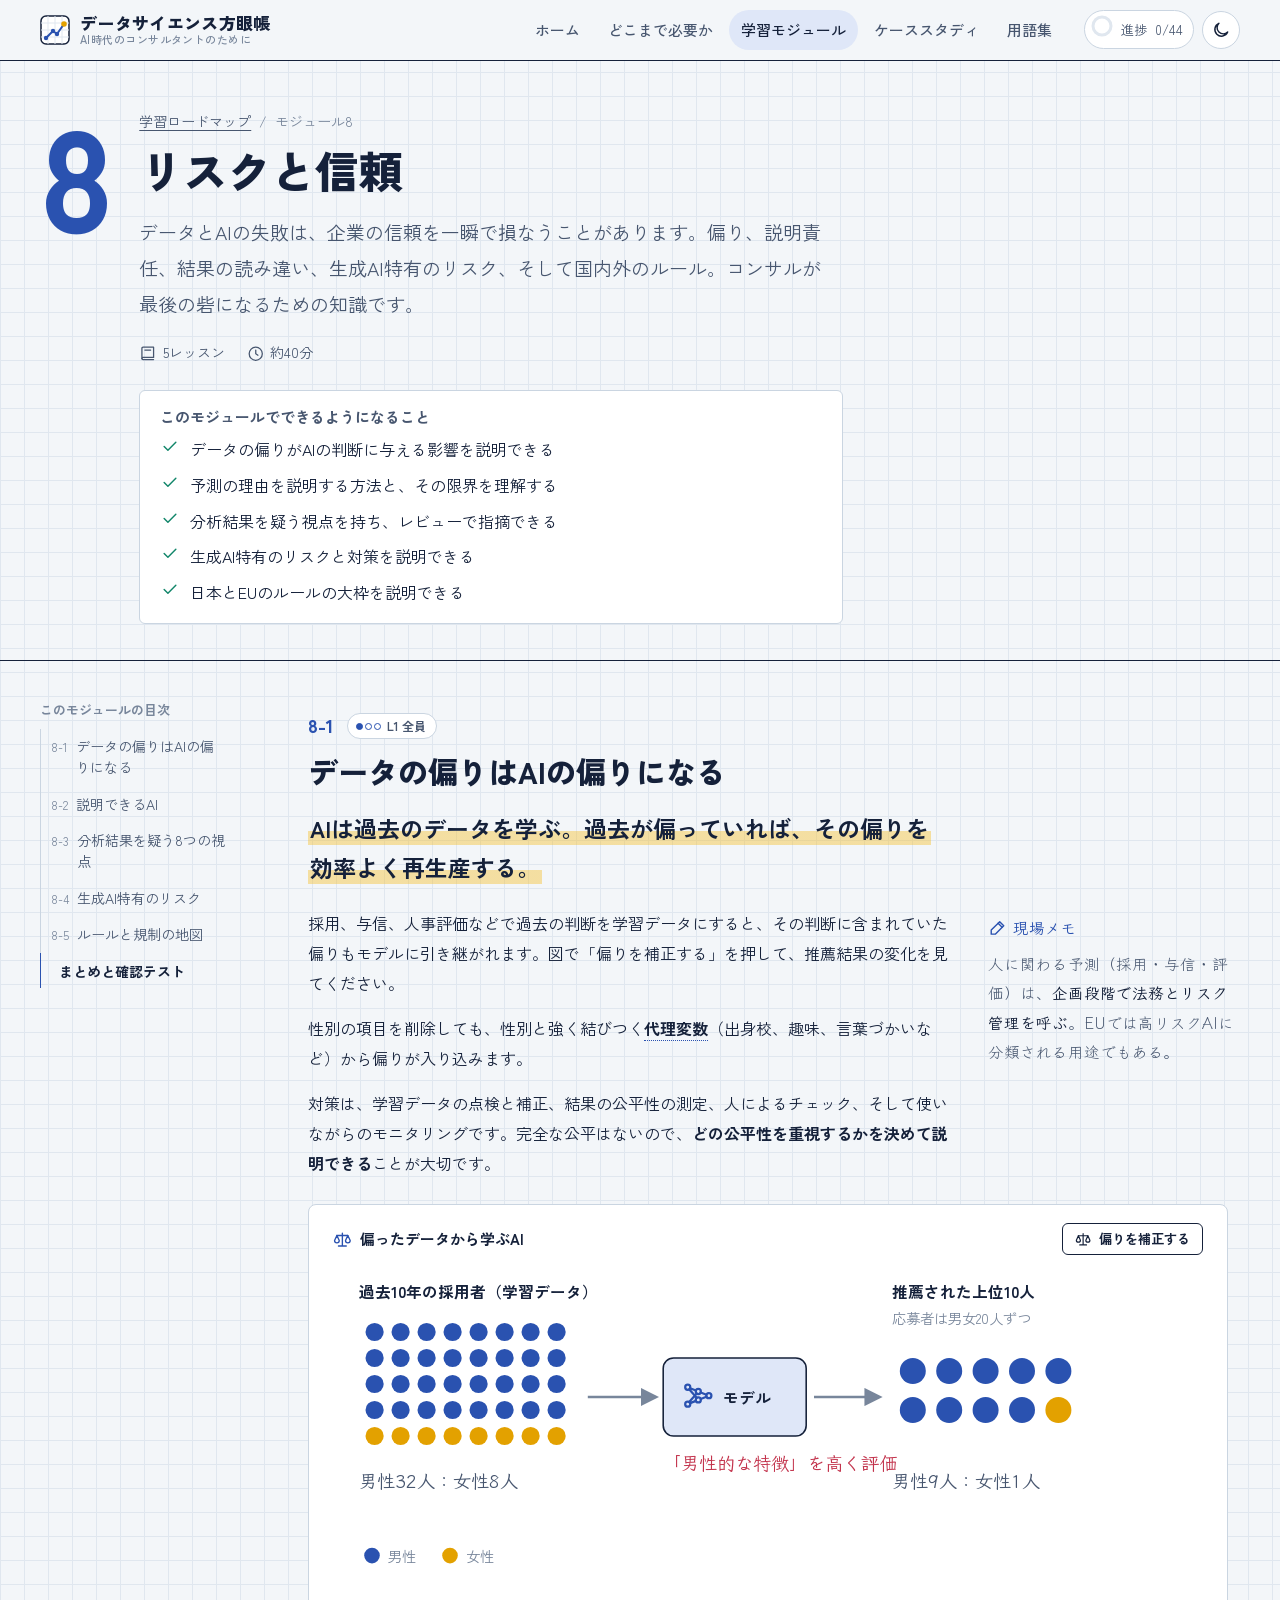
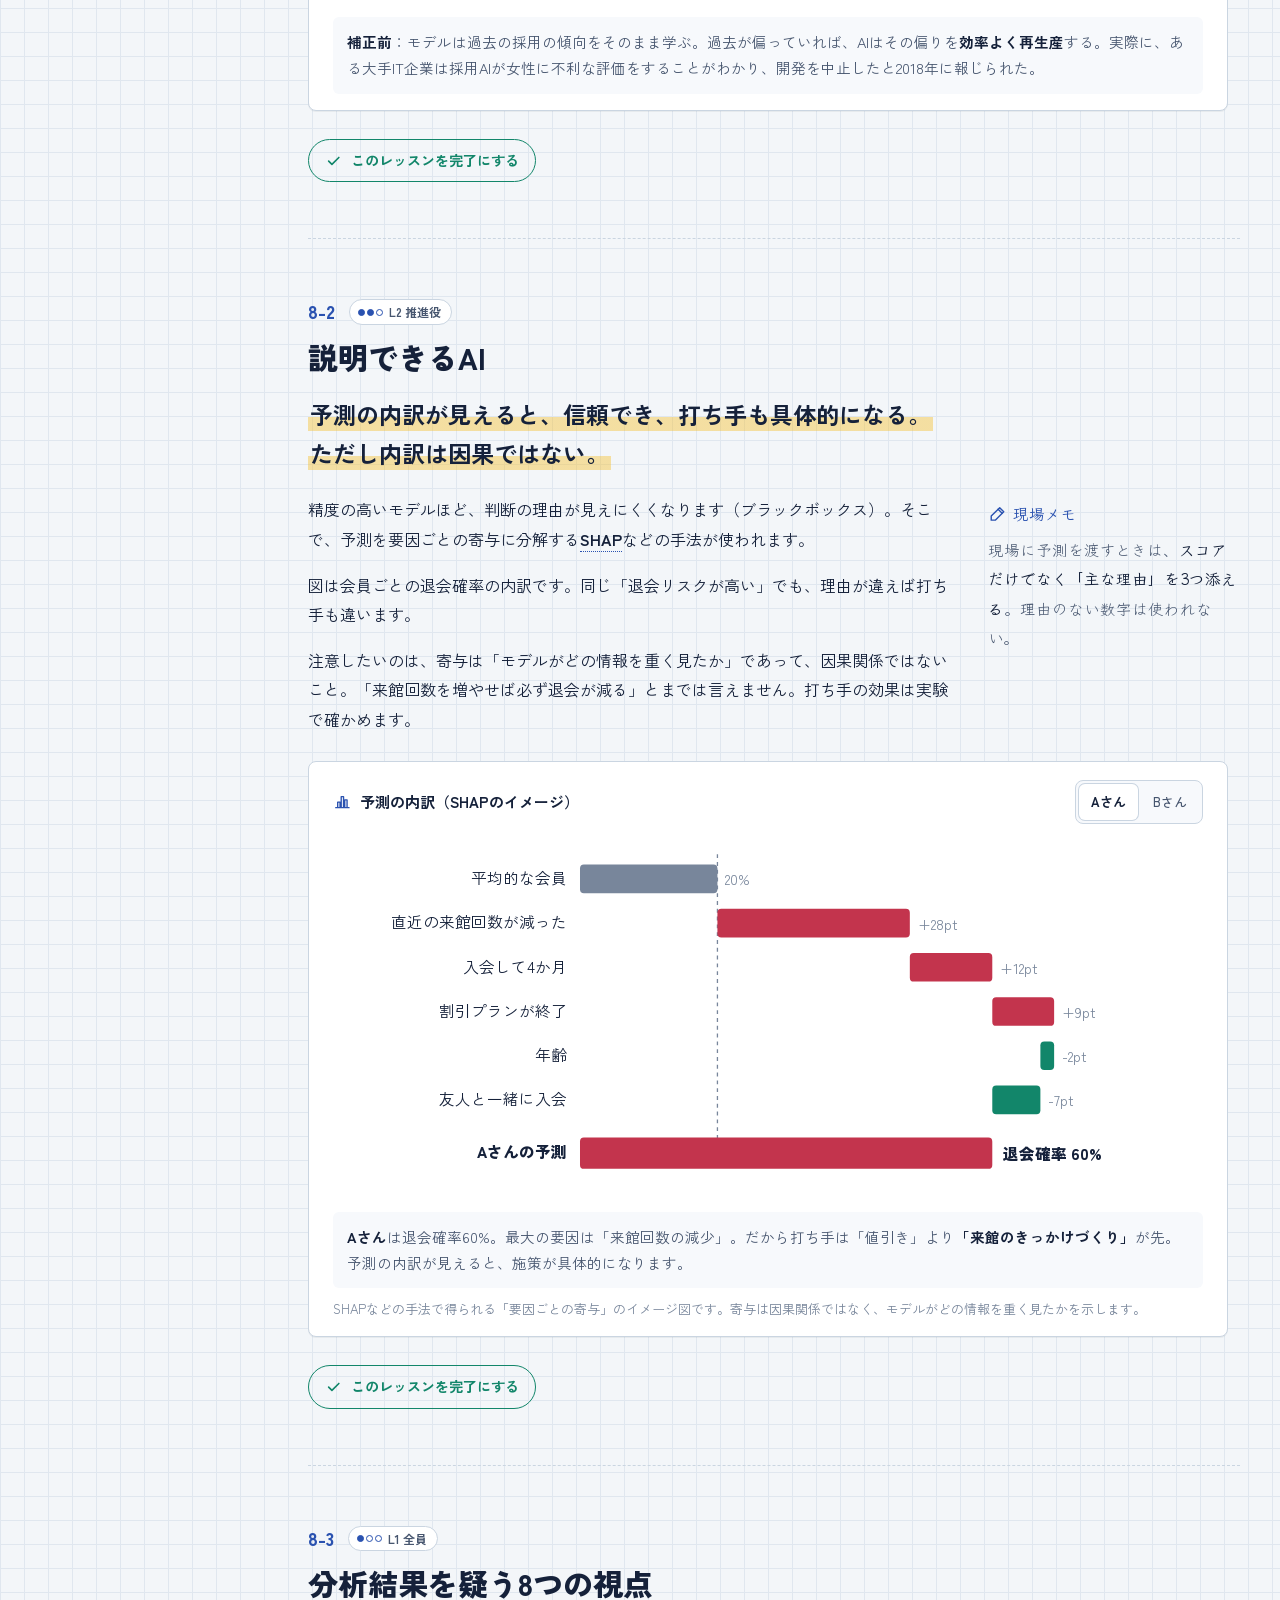
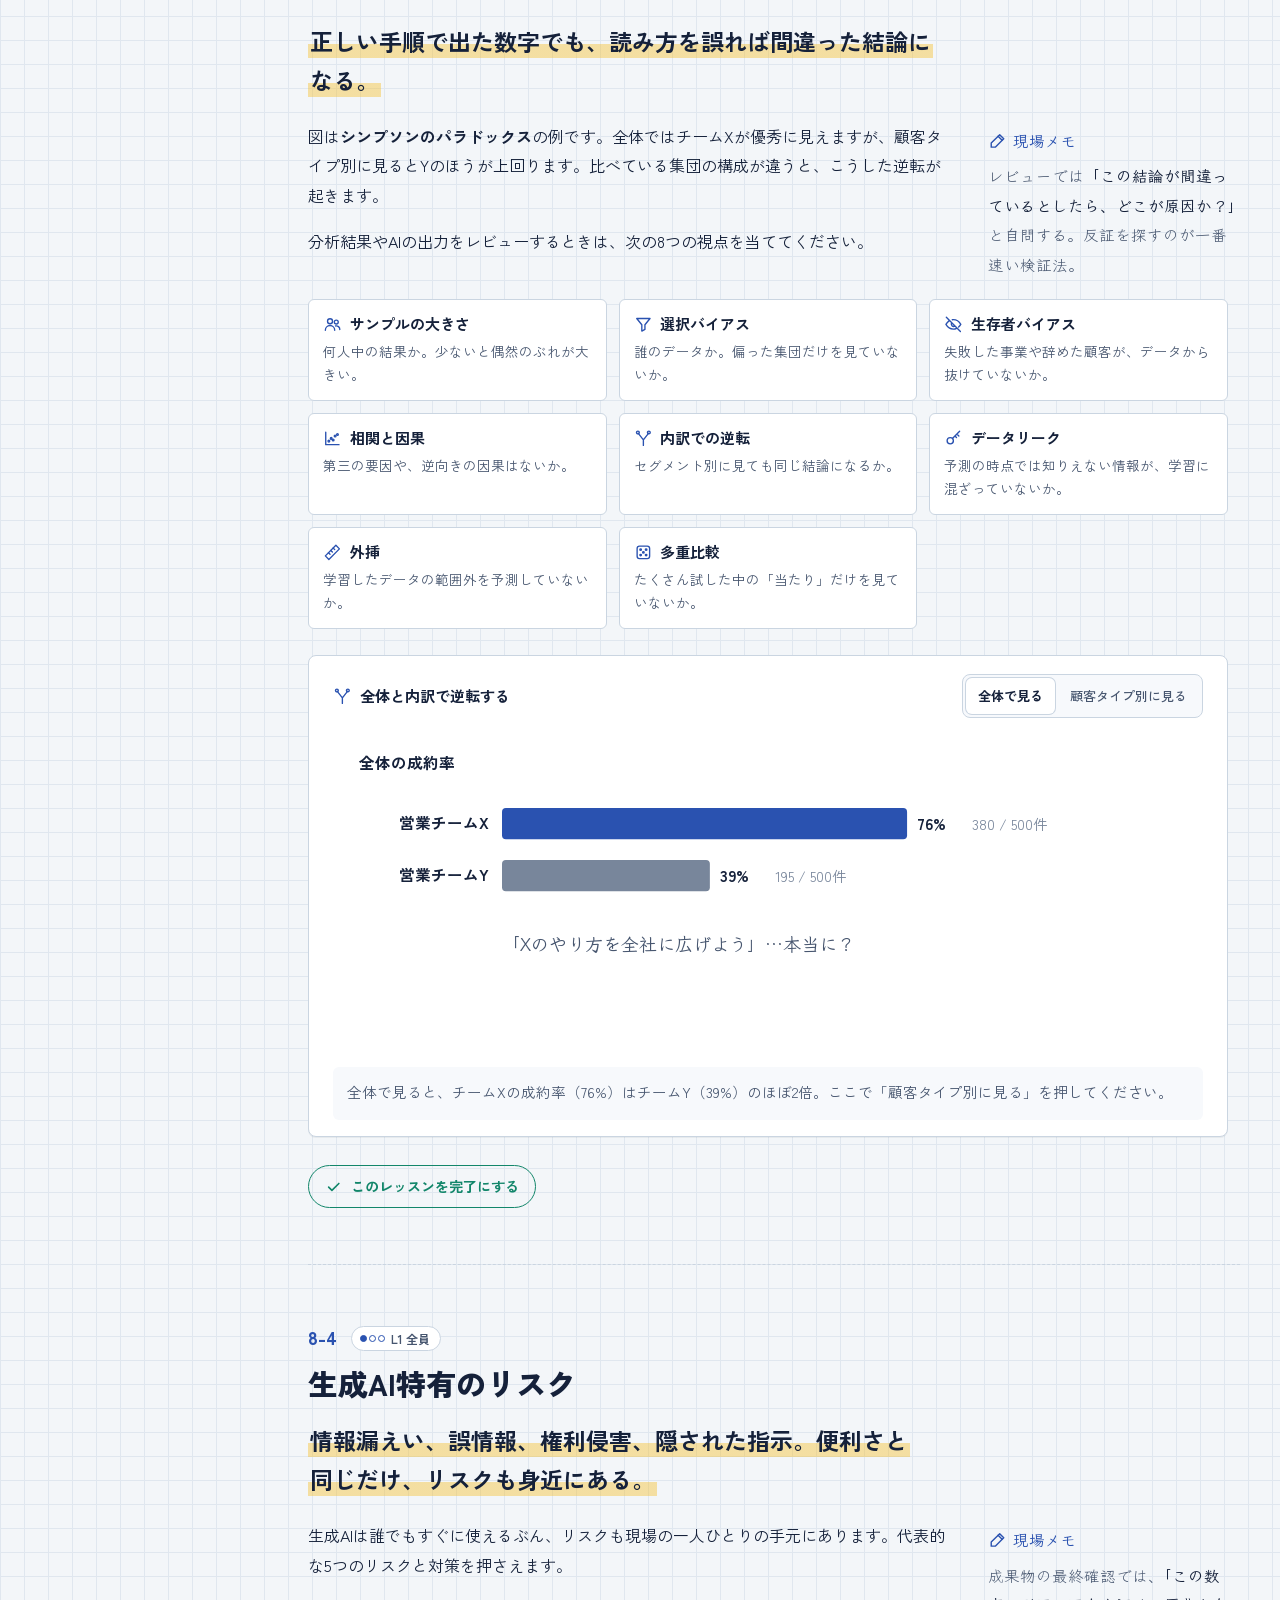
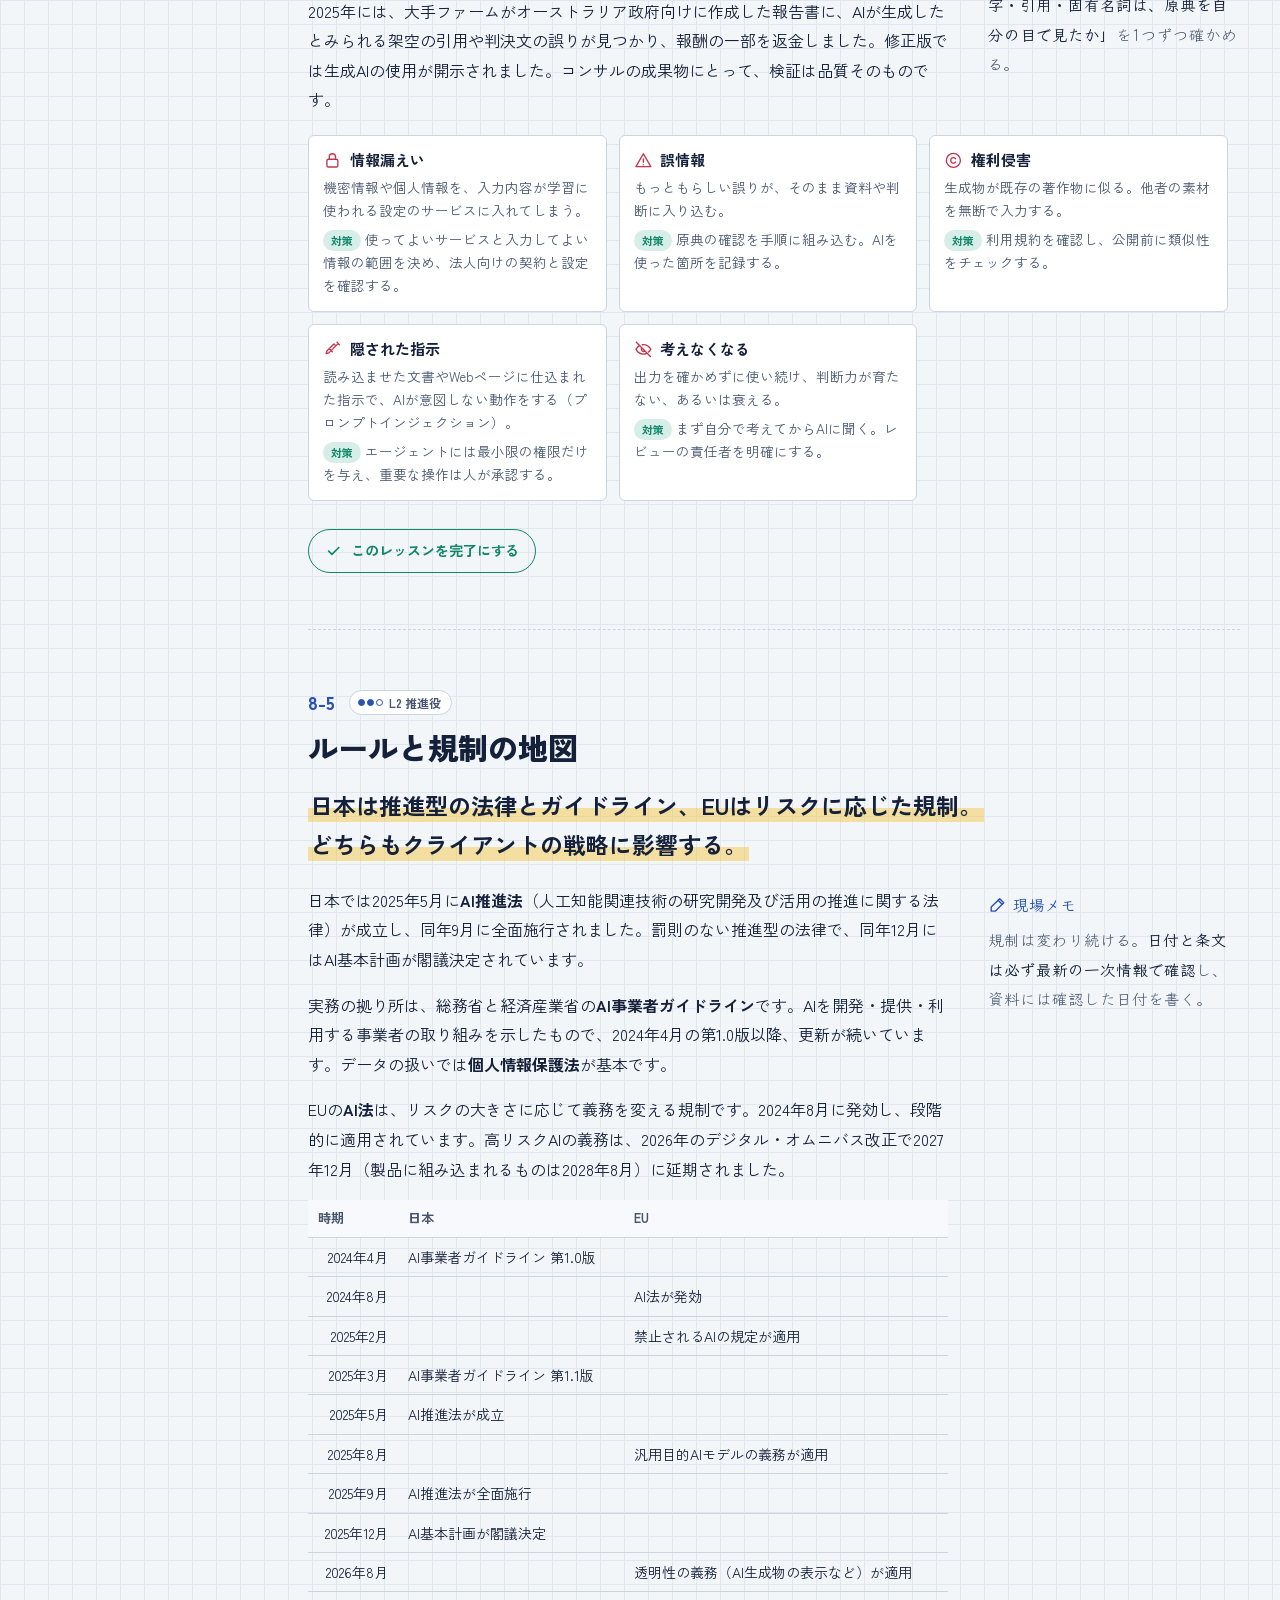
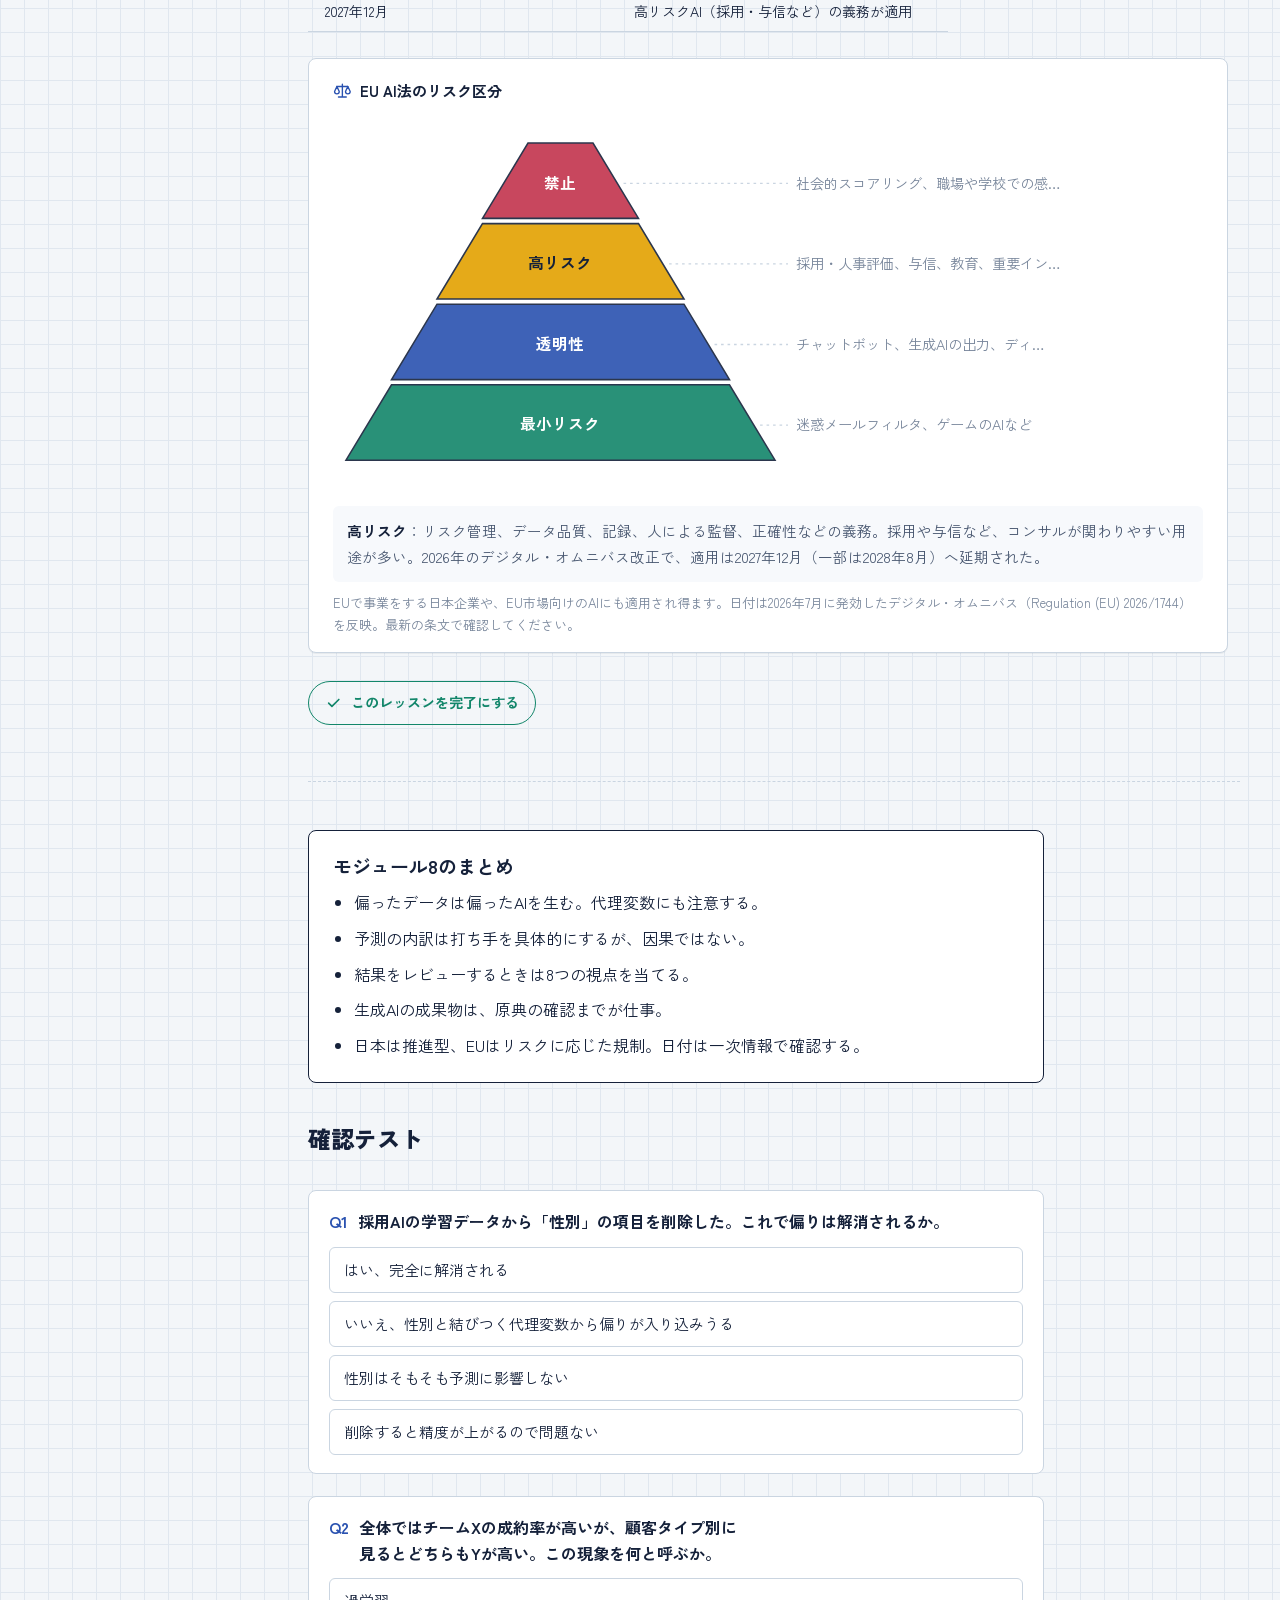
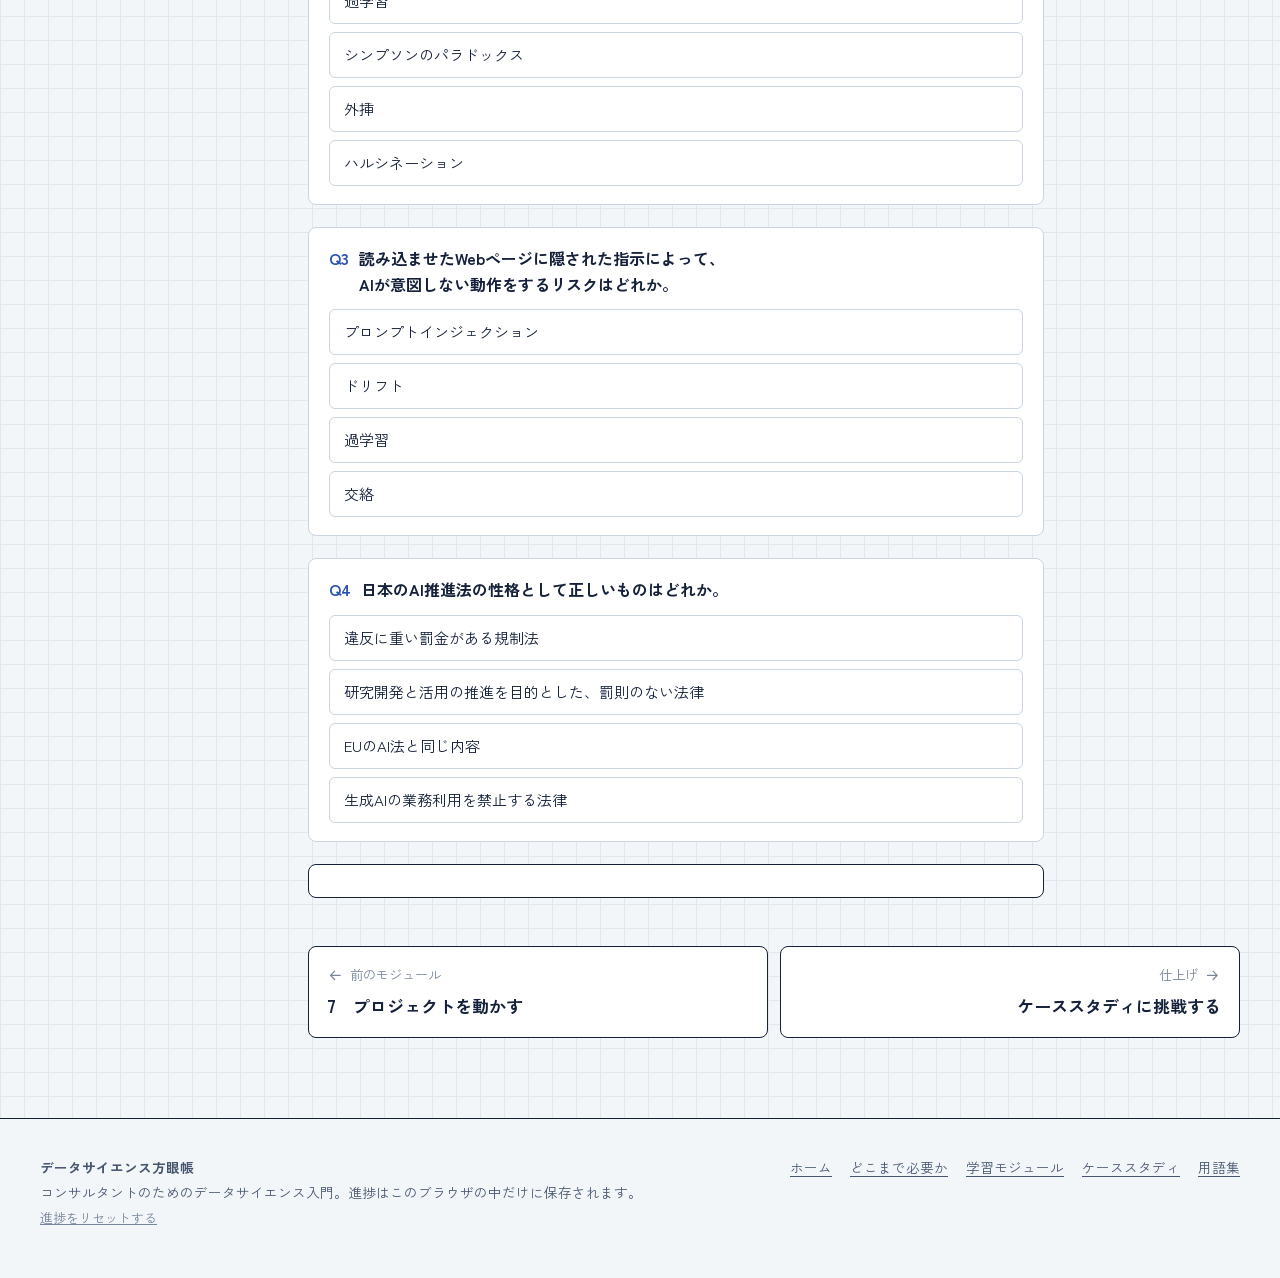
<file: modules/m8.html>
<!doctype html>
<html lang="ja">
<head>
<meta charset="utf-8">
<meta name="viewport" content="width=device-width, initial-scale=1, viewport-fit=cover">
<title>リスクと信頼｜データサイエンス方眼帳</title>
<meta name="ds-root" content="../">
<meta name="ds-page" content="modules">
<link rel="preconnect" href="https://fonts.googleapis.com">
<link rel="preconnect" href="https://fonts.gstatic.com" crossorigin>
<link rel="stylesheet" href="https://fonts.googleapis.com/css2?family=Klee+One:wght@400;600&family=Zen+Kaku+Gothic+New:wght@400;500;700;900&display=swap">
<link rel="stylesheet" href="../assets/css/style.css">
</head>
<body>
<div data-site-header></div>
<main id="main">

<section class="mod-hero">
  <div class="wrap mod-hero__grid">
    <div class="mod-hero__no" aria-hidden="true">8</div>
    <div>
      <p class="mod-hero__crumb"><a href="../index.html#roadmap">学習ロードマップ</a><span>/</span><span>モジュール8</span></p>
      <h1>リスクと信頼</h1>
      <p class="lead">データとAIの失敗は、企業の信頼を一瞬で損なうことがあります。偏り、説明責任、結果の読み違い、生成AI特有のリスク、そして国内外のルール。コンサルが最後の砦になるための知識です。</p>
      <div class="mod-hero__facts">
        <span><svg class="icon" aria-hidden="true"><use href="#i-book"/></svg>5レッスン</span>
        <span><svg class="icon" aria-hidden="true"><use href="#i-clock"/></svg>約40分</span>
      </div>
      <div class="outcomes">
        <h2>このモジュールでできるようになること</h2>
        <ul>
          <li><svg class="icon" aria-hidden="true"><use href="#i-check"/></svg>データの偏りがAIの判断に与える影響を説明できる</li>
          <li><svg class="icon" aria-hidden="true"><use href="#i-check"/></svg>予測の理由を説明する方法と、その限界を理解する</li>
          <li><svg class="icon" aria-hidden="true"><use href="#i-check"/></svg>分析結果を疑う視点を持ち、レビューで指摘できる</li>
          <li><svg class="icon" aria-hidden="true"><use href="#i-check"/></svg>生成AI特有のリスクと対策を説明できる</li>
          <li><svg class="icon" aria-hidden="true"><use href="#i-check"/></svg>日本とEUのルールの大枠を説明できる</li>
        </ul>
      </div>
    </div>
  </div>
</section>

<div class="wrap mod-layout">
  <nav class="toc" data-toc aria-label="目次"></nav>
  <div>

    <section class="lesson" id="l8-1" data-lesson="8-1" data-level="1">
      <div class="lesson__head"><span class="lesson__no">8-1</span><h2>データの偏りはAIの偏りになる</h2></div>
      <p class="lesson__key"><span>AIは過去のデータを学ぶ。過去が偏っていれば、その偏りを効率よく再生産する。</span></p>
      <div class="lesson__body">
        <div class="prose">
          <p>採用、与信、人事評価などで過去の判断を学習データにすると、その判断に含まれていた偏りもモデルに引き継がれます。図で「偏りを補正する」を押して、推薦結果の変化を見てください。</p>
          <p>性別の項目を削除しても、性別と強く結びつく<span class="term">代理変数</span>（出身校、趣味、言葉づかいなど）から偏りが入り込みます。</p>
          <p>対策は、学習データの点検と補正、結果の公平性の測定、人によるチェック、そして使いながらのモニタリングです。完全な公平はないので、<strong>どの公平性を重視するかを決めて説明できる</strong>ことが大切です。</p>
        </div>
        <aside class="memo">
          <span class="memo__head"><svg class="icon" aria-hidden="true"><use href="#i-pen"/></svg>現場メモ</span>
          <p>人に関わる予測（採用・与信・評価）は、<b>企画段階で法務とリスク管理を呼ぶ</b>。EUでは高リスクAIに分類される用途でもある。</p>
        </aside>
      </div>
      <figure class="fig" data-widget="bias" data-title="偏ったデータから学ぶAI" data-icon="scale"></figure>
    </section>

    <section class="lesson" id="l8-2" data-lesson="8-2" data-level="2">
      <div class="lesson__head"><span class="lesson__no">8-2</span><h2>説明できるAI</h2></div>
      <p class="lesson__key"><span>予測の内訳が見えると、信頼でき、打ち手も具体的になる。ただし内訳は因果ではない。</span></p>
      <div class="lesson__body">
        <div class="prose">
          <p>精度の高いモデルほど、判断の理由が見えにくくなります（ブラックボックス）。そこで、予測を要因ごとの寄与に分解する<span class="term">SHAP</span>などの手法が使われます。</p>
          <p>図は会員ごとの退会確率の内訳です。同じ「退会リスクが高い」でも、理由が違えば打ち手も違います。</p>
          <p>注意したいのは、寄与は「モデルがどの情報を重く見たか」であって、因果関係ではないこと。「来館回数を増やせば必ず退会が減る」とまでは言えません。打ち手の効果は実験で確かめます。</p>
        </div>
        <aside class="memo">
          <span class="memo__head"><svg class="icon" aria-hidden="true"><use href="#i-pen"/></svg>現場メモ</span>
          <p>現場に予測を渡すときは、<b>スコアだけでなく「主な理由」を3つ添える</b>。理由のない数字は使われない。</p>
        </aside>
      </div>
      <figure class="fig" data-widget="shap" data-title="予測の内訳（SHAPのイメージ）" data-icon="chart-bar"></figure>
    </section>

    <section class="lesson" id="l8-3" data-lesson="8-3" data-level="1">
      <div class="lesson__head"><span class="lesson__no">8-3</span><h2>分析結果を疑う8つの視点</h2></div>
      <p class="lesson__key"><span>正しい手順で出た数字でも、読み方を誤れば間違った結論になる。</span></p>
      <div class="lesson__body">
        <div class="prose">
          <p>図は<strong>シンプソンのパラドックス</strong>の例です。全体ではチームXが優秀に見えますが、顧客タイプ別に見るとYのほうが上回ります。比べている集団の構成が違うと、こうした逆転が起きます。</p>
          <p>分析結果やAIの出力をレビューするときは、次の8つの視点を当ててください。</p>
        </div>
        <aside class="memo">
          <span class="memo__head"><svg class="icon" aria-hidden="true"><use href="#i-pen"/></svg>現場メモ</span>
          <p>レビューでは<b>「この結論が間違っているとしたら、どこが原因か？」</b>と自問する。反証を探すのが一番速い検証法。</p>
        </aside>
      </div>
      <div class="grid-cards" style="margin-top:20px;max-width:920px">
        <div class="mini"><h4><svg class="icon" aria-hidden="true"><use href="#i-users"/></svg>サンプルの大きさ</h4><p>何人中の結果か。少ないと偶然のぶれが大きい。</p></div>
        <div class="mini"><h4><svg class="icon" aria-hidden="true"><use href="#i-funnel"/></svg>選択バイアス</h4><p>誰のデータか。偏った集団だけを見ていないか。</p></div>
        <div class="mini"><h4><svg class="icon" aria-hidden="true"><use href="#i-eye-off"/></svg>生存者バイアス</h4><p>失敗した事業や辞めた顧客が、データから抜けていないか。</p></div>
        <div class="mini"><h4><svg class="icon" aria-hidden="true"><use href="#i-scatter"/></svg>相関と因果</h4><p>第三の要因や、逆向きの因果はないか。</p></div>
        <div class="mini"><h4><svg class="icon" aria-hidden="true"><use href="#i-split"/></svg>内訳での逆転</h4><p>セグメント別に見ても同じ結論になるか。</p></div>
        <div class="mini"><h4><svg class="icon" aria-hidden="true"><use href="#i-key"/></svg>データリーク</h4><p>予測の時点では知りえない情報が、学習に混ざっていないか。</p></div>
        <div class="mini"><h4><svg class="icon" aria-hidden="true"><use href="#i-ruler"/></svg>外挿</h4><p>学習したデータの範囲外を予測していないか。</p></div>
        <div class="mini"><h4><svg class="icon" aria-hidden="true"><use href="#i-dice"/></svg>多重比較</h4><p>たくさん試した中の「当たり」だけを見ていないか。</p></div>
      </div>
      <figure class="fig" data-widget="simpson" data-title="全体と内訳で逆転する" data-icon="split"></figure>
    </section>

    <section class="lesson" id="l8-4" data-lesson="8-4" data-level="1">
      <div class="lesson__head"><span class="lesson__no">8-4</span><h2>生成AI特有のリスク</h2></div>
      <p class="lesson__key"><span>情報漏えい、誤情報、権利侵害、隠された指示。便利さと同じだけ、リスクも身近にある。</span></p>
      <div class="lesson__body">
        <div class="prose">
          <p>生成AIは誰でもすぐに使えるぶん、リスクも現場の一人ひとりの手元にあります。代表的な5つのリスクと対策を押さえます。</p>
          <p>2025年には、大手ファームがオーストラリア政府向けに作成した報告書に、AIが生成したとみられる架空の引用や判決文の誤りが見つかり、報酬の一部を返金しました。修正版では生成AIの使用が開示されました。コンサルの成果物にとって、検証は品質そのものです。</p>
        </div>
        <aside class="memo">
          <span class="memo__head"><svg class="icon" aria-hidden="true"><use href="#i-pen"/></svg>現場メモ</span>
          <p>成果物の最終確認では、<b>「この数字・引用・固有名詞は、原典を自分の目で見たか」</b>を1つずつ確かめる。</p>
        </aside>
      </div>
      <div class="grid-cards" style="margin-top:20px;max-width:920px">
        <div class="mini mini--bn"><h4><svg class="icon" aria-hidden="true"><use href="#i-lock"/></svg>情報漏えい</h4><p>機密情報や個人情報を、入力内容が学習に使われる設定のサービスに入れてしまう。</p><p><span class="tag tag--wk">対策</span> 使ってよいサービスと入力してよい情報の範囲を決め、法人向けの契約と設定を確認する。</p></div>
        <div class="mini mini--bn"><h4><svg class="icon" aria-hidden="true"><use href="#i-alert"/></svg>誤情報</h4><p>もっともらしい誤りが、そのまま資料や判断に入り込む。</p><p><span class="tag tag--wk">対策</span> 原典の確認を手順に組み込む。AIを使った箇所を記録する。</p></div>
        <div class="mini mini--bn"><h4><svg class="icon" aria-hidden="true"><use href="#i-copyright"/></svg>権利侵害</h4><p>生成物が既存の著作物に似る。他者の素材を無断で入力する。</p><p><span class="tag tag--wk">対策</span> 利用規約を確認し、公開前に類似性をチェックする。</p></div>
        <div class="mini mini--bn"><h4><svg class="icon" aria-hidden="true"><use href="#i-syringe"/></svg>隠された指示</h4><p>読み込ませた文書やWebページに仕込まれた指示で、AIが意図しない動作をする（プロンプトインジェクション）。</p><p><span class="tag tag--wk">対策</span> エージェントには最小限の権限だけを与え、重要な操作は人が承認する。</p></div>
        <div class="mini mini--bn"><h4><svg class="icon" aria-hidden="true"><use href="#i-eye-off"/></svg>考えなくなる</h4><p>出力を確かめずに使い続け、判断力が育たない、あるいは衰える。</p><p><span class="tag tag--wk">対策</span> まず自分で考えてからAIに聞く。レビューの責任者を明確にする。</p></div>
      </div>
    </section>

    <section class="lesson" id="l8-5" data-lesson="8-5" data-level="2">
      <div class="lesson__head"><span class="lesson__no">8-5</span><h2>ルールと規制の地図</h2></div>
      <p class="lesson__key"><span>日本は推進型の法律とガイドライン、EUはリスクに応じた規制。どちらもクライアントの戦略に影響する。</span></p>
      <div class="lesson__body">
        <div class="prose">
          <p>日本では2025年5月に<strong>AI推進法</strong>（人工知能関連技術の研究開発及び活用の推進に関する法律）が成立し、同年9月に全面施行されました。罰則のない推進型の法律で、同年12月にはAI基本計画が閣議決定されています。</p>
          <p>実務の拠り所は、総務省と経済産業省の<strong>AI事業者ガイドライン</strong>です。AIを開発・提供・利用する事業者の取り組みを示したもので、2024年4月の第1.0版以降、更新が続いています。データの扱いでは<strong>個人情報保護法</strong>が基本です。</p>
          <p>EUの<strong>AI法</strong>は、リスクの大きさに応じて義務を変える規制です。2024年8月に発効し、段階的に適用されています。高リスクAIの義務は、2026年のデジタル・オムニバス改正で2027年12月（製品に組み込まれるものは2028年8月）に延期されました。</p>
          <div class="tbl-wrap">
            <table class="tbl">
              <thead><tr><th>時期</th><th>日本</th><th>EU</th></tr></thead>
              <tbody>
                <tr><td class="num">2024年4月</td><td>AI事業者ガイドライン 第1.0版</td><td></td></tr>
                <tr><td class="num">2024年8月</td><td></td><td>AI法が発効</td></tr>
                <tr><td class="num">2025年2月</td><td></td><td>禁止されるAIの規定が適用</td></tr>
                <tr><td class="num">2025年3月</td><td>AI事業者ガイドライン 第1.1版</td><td></td></tr>
                <tr><td class="num">2025年5月</td><td>AI推進法が成立</td><td></td></tr>
                <tr><td class="num">2025年8月</td><td></td><td>汎用目的AIモデルの義務が適用</td></tr>
                <tr><td class="num">2025年9月</td><td>AI推進法が全面施行</td><td></td></tr>
                <tr><td class="num">2025年12月</td><td>AI基本計画が閣議決定</td><td></td></tr>
                <tr><td class="num">2026年8月</td><td></td><td>透明性の義務（AI生成物の表示など）が適用</td></tr>
                <tr><td class="num">2027年12月</td><td></td><td>高リスクAI（採用・与信など）の義務が適用</td></tr>
              </tbody>
            </table>
          </div>
        </div>
        <aside class="memo">
          <span class="memo__head"><svg class="icon" aria-hidden="true"><use href="#i-pen"/></svg>現場メモ</span>
          <p>規制は変わり続ける。<b>日付と条文は必ず最新の一次情報で確認</b>し、資料には確認した日付を書く。</p>
        </aside>
      </div>
      <figure class="fig" data-widget="eu-pyramid" data-title="EU AI法のリスク区分" data-icon="scale"></figure>
    </section>

    <section id="summary" data-toc-extra data-toc-title="まとめと確認テスト">
      <div class="summary-box">
        <h3>モジュール8のまとめ</h3>
        <ul>
          <li>偏ったデータは偏ったAIを生む。代理変数にも注意する。</li>
          <li>予測の内訳は打ち手を具体的にするが、因果ではない。</li>
          <li>結果をレビューするときは8つの視点を当てる。</li>
          <li>生成AIの成果物は、原典の確認までが仕事。</li>
          <li>日本は推進型、EUはリスクに応じた規制。日付は一次情報で確認する。</li>
        </ul>
      </div>
      <h2 class="section__head" style="margin-top:40px;font-size:var(--step-2);font-weight:900">確認テスト</h2>
      <div class="quiz" data-quiz="m8"><script type="application/json">[
        {"q":"採用AIの学習データから「性別」の項目を削除した。これで偏りは解消されるか。","o":["はい、完全に解消される","いいえ、性別と結びつく代理変数から偏りが入り込みうる","性別はそもそも予測に影響しない","削除すると精度が上がるので問題ない"],"a":1,"exp":"出身校や言葉づかいなど、性別と強く結びつく項目からも偏りは学習されます。結果の公平性を測り、監視し続ける必要があります。"},
        {"q":"全体ではチームXの成約率が高いが、顧客タイプ別に見るとどちらもYが高い。この現象を何と呼ぶか。","o":["過学習","シンプソンのパラドックス","外挿","ハルシネーション"],"a":1,"exp":"比べている集団の構成が違うと、全体と内訳で結論が逆転することがあります。"},
        {"q":"読み込ませたWebページに隠された指示によって、AIが意図しない動作をするリスクはどれか。","o":["プロンプトインジェクション","ドリフト","過学習","交絡"],"a":0,"exp":"エージェントに大きな権限を与えるほど影響が大きくなります。最小権限と人の承認で備えます。"},
        {"q":"日本のAI推進法の性格として正しいものはどれか。","o":["違反に重い罰金がある規制法","研究開発と活用の推進を目的とした、罰則のない法律","EUのAI法と同じ内容","生成AIの業務利用を禁止する法律"],"a":1,"exp":"AI推進法は推進型の法律で、実務の取り組みはAI事業者ガイドラインなどが拠り所になります。"}
      ]</script></div>
    </section>
    <nav class="pager" data-pager="m8" aria-label="モジュールの移動"></nav>
  </div>
</div>
</main>
<div data-site-footer></div>
<script src="../assets/js/icons.js"></script>
<script src="../assets/js/curriculum.js"></script>
<script src="../assets/js/core.js"></script>
<script src="../assets/js/viz-foundations.js"></script>
<script src="../assets/js/viz-ml.js"></script>
<script src="../assets/js/viz-business.js"></script>
</body>
</html>
</file>
<file: assets/css/style.css>
/* =========================================================
   データサイエンス方眼帳 — design tokens
   Layout: 方眼ノート(24px grid)の上に、本文カラム + 右余白の手書きメモ。
           データは「点」で描き、人の判断は手書き書体で描く。
   Color : 藍=データ/分析  若竹=モデル/良い結果  山吹=注目  紅=リスク
   Type  : Zen Kaku Gothic New (見出し・本文) / Klee One (人のメモ・注釈)
   ========================================================= */
:root {
  --paper: #F3F6F9;
  --grid: #E0E7EF;
  --surface: #FFFFFF;
  --surface-2: #F7F9FC;
  --rule: #CAD5E1;
  --ink: #15213A;
  --ink-2: #47566F;
  --ink-3: #78869B;
  --ai: #2A52B0;
  --ai-soft: #DFE7F8;
  --yamabuki: #E3A100;
  --yamabuki-soft: #FBEFCB;
  --marker: rgba(245, 190, 40, .42);
  --wakatake: #12866A;
  --wakatake-soft: #D6EEE7;
  --beni: #C3344D;
  --beni-soft: #F8DEE3;
  --on-accent: #FFFFFF;
  --shadow: 0 1px 0 rgba(21, 33, 58, .06);

  --font-sans: "Zen Kaku Gothic New", "Hiragino Kaku Gothic ProN", "Hiragino Sans", "Yu Gothic", "Meiryo", system-ui, sans-serif;
  --font-hand: "Klee One", "Zen Kaku Gothic New", "Hiragino Mincho ProN", "Yu Mincho", serif;

  --step--1: .8125rem;
  --step-0: 1rem;
  --step-1: 1.1875rem;
  --step-2: 1.4375rem;
  --step-3: 1.875rem;
  --step-4: 2.5rem;
  --step-5: 3.5rem;

  --cell: 24px;
  --gutter: clamp(16px, 4vw, 40px);
  --measure: 40em;
  --radius: 6px;
  color-scheme: light;
}

@media (prefers-color-scheme: dark) {
  :root:not([data-theme="light"]) {
    --paper: #0F1A2A;
    --grid: #172539;
    --surface: #15233A;
    --surface-2: #1A2A44;
    --rule: #2B3D58;
    --ink: #E8EEF6;
    --ink-2: #AAB7CA;
    --ink-3: #7F8DA3;
    --ai: #89A8F3;
    --ai-soft: #1F3157;
    --yamabuki: #F3C04A;
    --yamabuki-soft: #3D3218;
    --marker: rgba(243, 192, 74, .28);
    --wakatake: #52C9A3;
    --wakatake-soft: #163B35;
    --beni: #F27D91;
    --beni-soft: #46212B;
    --on-accent: #0F1A2A;
    --shadow: 0 1px 0 rgba(0, 0, 0, .25);
    color-scheme: dark;
  }
}
:root[data-theme="dark"] {
  --paper: #0F1A2A;
  --grid: #172539;
  --surface: #15233A;
  --surface-2: #1A2A44;
  --rule: #2B3D58;
  --ink: #E8EEF6;
  --ink-2: #AAB7CA;
  --ink-3: #7F8DA3;
  --ai: #89A8F3;
  --ai-soft: #1F3157;
  --yamabuki: #F3C04A;
  --yamabuki-soft: #3D3218;
  --marker: rgba(243, 192, 74, .28);
  --wakatake: #52C9A3;
  --wakatake-soft: #163B35;
  --beni: #F27D91;
  --beni-soft: #46212B;
  --on-accent: #0F1A2A;
  --shadow: 0 1px 0 rgba(0, 0, 0, .25);
  color-scheme: dark;
}

/* ---------- base ---------- */
*, *::before, *::after { box-sizing: border-box; }
html { -webkit-text-size-adjust: 100%; scroll-padding-top: 88px; }
body {
  margin: 0;
  background-color: var(--paper);
  background-image:
    linear-gradient(var(--grid) 1px, transparent 1px),
    linear-gradient(90deg, var(--grid) 1px, transparent 1px);
  background-size: var(--cell) var(--cell);
  color: var(--ink);
  font-family: var(--font-sans);
  font-size: var(--step-0);
  line-height: 1.85;
  font-feature-settings: "palt" 0;
  text-rendering: optimizeLegibility;
}
img, svg { max-width: 100%; }
a { color: var(--ai); text-underline-offset: .2em; text-decoration-thickness: 1px; }
a:hover { text-decoration-thickness: 2px; }
:focus-visible { outline: 2.5px solid var(--ai); outline-offset: 2px; border-radius: 3px; }
h1, h2, h3, h4 { line-height: 1.35; text-wrap: balance; word-break: auto-phrase; margin: 0; font-weight: 700; }
p { margin: 0; }
ul, ol { margin: 0; padding-left: 1.3em; }
button { font: inherit; color: inherit; }
.hand { font-family: var(--font-hand); font-weight: 600; }
.num { font-variant-numeric: tabular-nums; }
.visually-hidden { position: absolute !important; width: 1px; height: 1px; overflow: hidden; clip: rect(0 0 0 0); white-space: nowrap; }
.icon { width: 1.25em; height: 1.25em; flex: none; stroke: currentColor; fill: none; stroke-width: 1.75; stroke-linecap: round; stroke-linejoin: round; vertical-align: -.2em; }
.skip { position: absolute; left: -999px; top: 8px; background: var(--ink); color: var(--paper); padding: 8px 12px; z-index: 100; border-radius: 4px; }
.skip:focus { left: 8px; }

/* ---------- header ---------- */
.site-header {
  position: sticky; top: env(safe-area-inset-top, 0px); z-index: 50;
  background: var(--paper);
  border-bottom: 1.5px solid var(--ink);
}
.site-header__inner {
  display: flex; align-items: center; gap: 20px;
  max-width: 1280px; margin: 0 auto; padding: 10px var(--gutter);
}
.brand { display: flex; align-items: center; gap: 10px; color: var(--ink); text-decoration: none; font-weight: 900; font-size: 1.0625rem; letter-spacing: .02em; white-space: nowrap; }
.brand__mark { width: 30px; height: 30px; }
.brand small { display: block; font-weight: 500; font-size: .6875rem; color: var(--ink-3); letter-spacing: .04em; line-height: 1.2; }
.brand span { line-height: 1.2; }
.nav { display: flex; gap: 4px; margin-left: auto; align-items: center; }
.nav a {
  color: var(--ink-2); text-decoration: none; font-size: .9375rem; font-weight: 500;
  padding: 6px 12px; border-radius: 999px; white-space: nowrap;
}
.nav a:hover { color: var(--ink); background: var(--surface); }
.nav a[aria-current="page"] { color: var(--ink); background: var(--ai-soft); }
.header-tools { display: flex; gap: 8px; align-items: center; }
.progress-pill {
  display: flex; align-items: center; gap: 8px; font-size: .8125rem; color: var(--ink-2);
  padding: 4px 10px 4px 6px; border: 1px solid var(--rule); border-radius: 999px; background: var(--surface);
  text-decoration: none; white-space: nowrap;
}
.progress-pill svg { width: 22px; height: 22px; }
.icon-btn {
  display: inline-grid; place-items: center; width: 38px; height: 38px; border-radius: 999px;
  border: 1px solid var(--rule); background: var(--surface); cursor: pointer; color: var(--ink);
}
.icon-btn:hover { border-color: var(--ink-3); }
.menu-btn { display: none; }
@media (max-width: 960px) {
  .nav { display: none; position: absolute; left: 0; right: 0; top: 100%; flex-direction: column; align-items: stretch; gap: 0; background: var(--paper); border-bottom: 1.5px solid var(--ink); padding: 8px var(--gutter) 16px; }
  .nav.is-open { display: flex; }
  .nav a { padding: 12px 8px; border-radius: 4px; border-bottom: 1px dashed var(--rule); }
  .menu-btn { display: inline-grid; }
  .header-tools { margin-left: auto; }
  .progress-pill .progress-pill__label { display: none; }
}

/* ---------- layout ---------- */
.wrap { max-width: 1280px; margin: 0 auto; padding-inline: var(--gutter); }
.section { padding-block: 72px; }
.section + .section { border-top: 1.5px dashed var(--rule); }
.section__head { display: grid; gap: 12px; margin-bottom: 36px; max-width: 46em; }
.section__head h2 { font-size: var(--step-3); font-weight: 900; letter-spacing: .01em; }
.section__head p { color: var(--ink-2); }
.lead { font-size: var(--step-1); color: var(--ink-2); line-height: 1.9; max-width: 36em; }

/* ---------- buttons ---------- */
.btn {
  display: inline-flex; align-items: center; gap: 8px; justify-content: center;
  padding: 11px 20px; border-radius: var(--radius); border: 1.5px solid var(--ink);
  background: var(--surface); color: var(--ink); font-weight: 700; text-decoration: none; cursor: pointer;
  font-size: .9375rem; line-height: 1.4; transition: transform .15s ease, background .15s ease;
}
.btn:hover { transform: translateY(-1px); }
.btn:active { transform: translateY(0); }
.btn--primary { background: var(--ink); color: var(--paper); }
.btn--small { padding: 6px 12px; font-size: .8125rem; border-width: 1px; }
.btn[aria-pressed="true"] { background: var(--ai); border-color: var(--ai); color: var(--on-accent); }
.btn-row { display: flex; flex-wrap: wrap; gap: 8px; }
.seg { display: inline-flex; flex-wrap: wrap; border: 1px solid var(--rule); border-radius: 8px; padding: 3px; gap: 3px; background: var(--surface-2); }
.seg button { border: 0; background: transparent; padding: 6px 12px; border-radius: 6px; cursor: pointer; font-size: .8125rem; font-weight: 500; color: var(--ink-2); }
.seg button[aria-pressed="true"] { background: var(--surface); color: var(--ink); box-shadow: 0 0 0 1px var(--rule); font-weight: 700; }

/* ---------- level badge (dot meter) ---------- */
.level {
  display: inline-flex; align-items: center; gap: 6px; font-size: .75rem; font-weight: 700; color: var(--ink-2);
  border: 1px solid var(--rule); background: var(--surface); padding: 2px 10px 2px 8px; border-radius: 999px; white-space: nowrap; line-height: 1.6;
}
.level i { display: inline-flex; gap: 2px; }
.level i b { width: 7px; height: 7px; border-radius: 50%; border: 1.5px solid var(--ai); }
.level--1 i b:nth-child(-n+1),
.level--2 i b:nth-child(-n+2),
.level--3 i b:nth-child(-n+3) { background: var(--ai); }

/* ---------- home hero ---------- */
.hero { padding-block: 56px 40px; }
.hero__grid { display: grid; grid-template-columns: minmax(0, 1fr) minmax(0, 1.1fr); gap: 48px; align-items: center; }
.hero h1 { font-size: clamp(2.125rem, 5.2vw, 3.75rem); font-weight: 900; line-height: 1.22; letter-spacing: -.01em; }
.hero h1 .hero__line { display: block; }
.hero .lead { margin-top: 20px; }
.hero .btn-row { margin-top: 28px; }
.hero__meta { display: flex; flex-wrap: wrap; gap: 8px 20px; margin-top: 28px; color: var(--ink-2); font-size: .875rem; }
.hero__meta span { display: inline-flex; align-items: center; gap: 6px; }
.hero-viz { background: var(--surface); border: 1.5px solid var(--ink); border-radius: 10px; padding: 14px 14px 10px; position: relative; }
.hero-viz svg { display: block; width: 100%; height: auto; }
.stepper { display: grid; grid-template-columns: repeat(5, minmax(0, 1fr)); gap: 4px; margin-top: 8px; counter-reset: st; }
.stepper button {
  border: 0; background: transparent; cursor: pointer; padding: 8px 4px 4px; text-align: left; font-size: .8125rem; color: var(--ink-3);
  border-top: 3px solid var(--grid); font-weight: 500; line-height: 1.4;
}
.stepper button b { display: block; font-size: .6875rem; font-weight: 700; }
.stepper button[aria-current="step"] { color: var(--ink); border-top-color: var(--ai); }
.hero-viz__caption { font-family: var(--font-hand); font-weight: 600; color: var(--ink-2); min-height: 1.9em; margin-top: 4px; font-size: .9375rem; }
@media (max-width: 900px) { .hero__grid { grid-template-columns: minmax(0, 1fr); gap: 32px; } }

/* ---------- home: level ruler ---------- */
.ruler { background: var(--surface); border: 1.5px solid var(--ink); border-radius: 10px; padding: 28px clamp(16px, 3vw, 32px); }
.ruler__scale { display: grid; grid-template-columns: repeat(3, minmax(0, 1fr)); gap: 0; position: relative; }
.ruler__cell { padding: 18px 18px 18px 0; border-left: 1.5px solid var(--ink); padding-left: 18px; display: grid; gap: 8px; align-content: start; }
.ruler__cell h3 { font-size: var(--step-1); display: flex; align-items: center; gap: 10px; flex-wrap: wrap; }
.ruler__cell p { color: var(--ink-2); font-size: .9375rem; }
.ruler__cell ul { color: var(--ink-2); font-size: .875rem; padding-left: 1.1em; }
.ruler__cell.is-target { background: var(--ai-soft); border-radius: 0 8px 8px 0; }
.ruler__target { font-family: var(--font-hand); font-weight: 600; color: var(--ai); display: inline-flex; align-items: center; gap: 6px; font-size: .9375rem; }
.ruler__ticks { display: flex; justify-content: space-between; font-size: .75rem; color: var(--ink-3); margin-top: 10px; border-top: 1.5px solid var(--ink); padding-top: 6px; }
@media (max-width: 760px) { .ruler__scale { grid-template-columns: 1fr; } .ruler__cell { border-left: 0; border-top: 1.5px solid var(--ink); padding-left: 12px; } .ruler__cell.is-target { border-radius: 0 0 8px 8px; } }

/* ---------- home: roadmap ---------- */
.station--case { grid-column: 1 / -1; grid-template-columns: auto minmax(0, 1fr); grid-template-rows: auto; align-items: center; column-gap: 28px; }
.station--case > * { grid-column: 2; }
.station--case .station__top { grid-column: 1; grid-row: 1 / span 3; flex-direction: column; align-items: flex-start; }
.station--case p { max-width: 52em; }
@media (max-width: 640px) { .station--case { grid-template-columns: minmax(0, 1fr); } .station--case > *, .station--case .station__top { grid-column: 1; grid-row: auto; flex-direction: row; } }
.roadmap { display: grid; grid-template-columns: repeat(auto-fill, minmax(min(100%, 280px), 1fr)); gap: 0; border-top: 1.5px solid var(--ink); border-left: 1.5px solid var(--ink); }
.station {
  display: grid; grid-template-rows: auto auto 1fr auto; gap: 10px; padding: 22px 20px 18px; text-decoration: none; color: var(--ink);
  border-right: 1.5px solid var(--ink); border-bottom: 1.5px solid var(--ink); background: var(--surface); position: relative; min-width: 0;
}
.station:hover { background: var(--surface-2); }
.station__top { display: flex; align-items: center; justify-content: space-between; gap: 8px; }
.station__no { font-size: 2.75rem; font-weight: 900; line-height: 1; color: var(--ai); letter-spacing: -.02em; }
.station__icon { width: 40px; height: 40px; color: var(--ink); stroke-width: 1.5; }
.station h3 { font-size: var(--step-1); font-weight: 900; }
.station p { color: var(--ink-2); font-size: .875rem; line-height: 1.75; }
.station__foot { display: flex; align-items: center; gap: 10px; font-size: .75rem; color: var(--ink-3); }
.station__bar { flex: 1; height: 6px; background: var(--grid); border-radius: 3px; overflow: hidden; }
.station__bar span { display: block; height: 100%; background: var(--wakatake); width: 0; transition: width .4s ease; }
.station--case .station__no { color: var(--yamabuki); }
.station--case { background: var(--yamabuki-soft); }

/* ---------- home: how to use ---------- */
.howto { display: grid; grid-template-columns: repeat(auto-fit, minmax(min(100%, 240px), 1fr)); gap: 28px; }
.howto__item { display: grid; gap: 8px; align-content: start; }
.howto__item svg.icon { width: 32px; height: 32px; color: var(--ai); stroke-width: 1.5; }
.howto__item h3 { font-size: var(--step-1); }
.howto__item p { color: var(--ink-2); font-size: .9375rem; }

/* ---------- module page ---------- */
.mod-hero { padding-block: 48px 36px; border-bottom: 1.5px solid var(--ink); }
.mod-hero__grid { display: grid; grid-template-columns: auto minmax(0, 1fr); gap: 12px 32px; align-items: start; }
.mod-hero__no { font-size: clamp(5rem, 13vw, 9rem); font-weight: 900; line-height: .85; color: var(--ai); letter-spacing: -.04em; }
.mod-hero__crumb { font-size: .875rem; color: var(--ink-3); display: flex; align-items: center; gap: 8px; }
.mod-hero__crumb a { color: var(--ink-2); }
.mod-hero h1 { font-size: clamp(1.875rem, 4vw, 2.75rem); font-weight: 900; margin-top: 6px; }
.mod-hero .lead { margin-top: 14px; }
.mod-hero__facts { display: flex; flex-wrap: wrap; gap: 8px 22px; margin-top: 18px; color: var(--ink-2); font-size: .875rem; }
.mod-hero__facts span { display: inline-flex; gap: 6px; align-items: center; }
.outcomes { margin-top: 24px; display: grid; gap: 8px; max-width: 44em; padding: 16px 20px; background: var(--surface); border: 1px solid var(--rule); border-radius: var(--radius); }
.outcomes h2 { font-size: .9375rem; font-weight: 700; color: var(--ink-2); }
.outcomes ul { list-style: none; padding: 0; display: grid; gap: 6px; }
.outcomes li { display: flex; gap: 10px; align-items: baseline; }
.outcomes li svg { color: var(--wakatake); }
@media (max-width: 640px) { .mod-hero__grid { grid-template-columns: minmax(0, 1fr); } .mod-hero__no { font-size: 4.5rem; } }

.mod-layout { display: grid; grid-template-columns: 220px minmax(0, 1fr); gap: 48px; padding-block: 40px 80px; }
.mod-layout > * { min-width: 0; }
.toc { position: sticky; top: 84px; align-self: start; font-size: .875rem; }
.toc h2 { font-size: .8125rem; color: var(--ink-3); font-weight: 700; margin-bottom: 10px; }
.toc ol { list-style: none; padding: 0; display: grid; gap: 2px; border-left: 1.5px solid var(--rule); }
.toc a { display: flex; gap: 8px; align-items: baseline; padding: 6px 10px; color: var(--ink-2); text-decoration: none; margin-left: -1.5px; border-left: 1.5px solid transparent; line-height: 1.5; }
.toc a:hover { color: var(--ink); }
.toc a.is-active { color: var(--ink); border-left-color: var(--ai); font-weight: 700; }
.toc a .toc__no { color: var(--ink-3); font-variant-numeric: tabular-nums; flex: none; font-size: .75rem; }
.toc a .toc__check { margin-left: auto; color: var(--wakatake); visibility: hidden; flex: none; }
.toc a.is-done .toc__check { visibility: visible; }
.toc details summary { display: none; }
@media (max-width: 1000px) {
  .mod-layout { grid-template-columns: minmax(0, 1fr); gap: 24px; }
  .toc { position: static; background: var(--surface); border: 1px solid var(--rule); border-radius: var(--radius); padding: 12px 16px; }
  .toc details summary { display: flex; cursor: pointer; font-weight: 700; color: var(--ink); list-style: none; align-items: center; gap: 8px; }
  .toc details summary::-webkit-details-marker { display: none; }
  .toc details[open] summary { margin-bottom: 10px; }
  .toc h2 { display: none; }
}

/* ---------- lesson ---------- */
.lesson { padding-block: 8px 56px; border-bottom: 1.5px dashed var(--rule); margin-bottom: 48px; }
.lesson:last-of-type { border-bottom: 0; }
.lesson__head { display: flex; align-items: center; flex-wrap: wrap; gap: 8px 14px; }
.lesson__no { font-size: 1.125rem; font-weight: 900; color: var(--ai); font-variant-numeric: tabular-nums; }
.lesson__head h2 { font-size: var(--step-3); font-weight: 900; flex-basis: 100%; order: 3; }
.lesson__key { word-break: auto-phrase; margin-top: 18px; font-size: var(--step-2); font-weight: 700; line-height: 1.7; max-width: 30em; }
.lesson__key span { background: linear-gradient(transparent 58%, var(--marker) 58%); -webkit-box-decoration-break: clone; box-decoration-break: clone; padding-inline: 2px; }
.lesson__body { display: grid; grid-template-columns: minmax(0, var(--measure)) minmax(0, 1fr); gap: 16px 40px; margin-top: 22px; align-items: start; }
.prose { display: grid; gap: 1em; min-width: 0; }
.prose h3 { font-size: var(--step-1); margin-top: .6em; }
.prose ul, .prose ol { display: grid; gap: .35em; }
.prose strong { font-weight: 700; }
.prose .term { font-weight: 700; border-bottom: 1.5px dotted var(--ai); }
.memo { font-family: var(--font-hand); font-weight: 400; color: var(--ink-2); font-size: .9688rem; line-height: 1.9; display: grid; gap: 6px; padding-top: 4px; position: relative; min-width: 0; }
.memo__head { display: flex; align-items: center; gap: 6px; font-weight: 600; color: var(--ai); }
.memo p + p { margin-top: .4em; }
.memo b { font-weight: 600; color: var(--ink); }
@media (max-width: 1180px) {
  .lesson__body { grid-template-columns: minmax(0, 1fr); max-width: var(--measure); }
  .memo { border-top: 1px dashed var(--rule); padding-top: 14px; }
}
.lesson__foot { margin-top: 28px; display: flex; flex-wrap: wrap; gap: 12px; align-items: center; }
.done-btn { display: inline-flex; align-items: center; gap: 8px; cursor: pointer; border: 1.5px solid var(--wakatake); color: var(--wakatake); background: transparent; padding: 8px 16px; border-radius: 999px; font-weight: 700; font-size: .875rem; }
.done-btn[aria-pressed="true"] { background: var(--wakatake); color: var(--on-accent); }
.done-btn .icon { stroke-width: 2.25; }

/* ---------- figure panel ---------- */
.fig { margin: 26px 0 0; background: var(--surface); border: 1px solid var(--rule); border-radius: 8px; padding: 18px clamp(12px, 2.4vw, 24px) 16px; box-shadow: var(--shadow); max-width: 920px; min-width: 0; }
.fig__head { display: flex; flex-wrap: wrap; justify-content: space-between; align-items: center; gap: 10px 16px; margin-bottom: 12px; }
.fig__title { font-size: .9375rem; font-weight: 700; display: flex; align-items: center; gap: 8px; }
.fig__title .icon { color: var(--ai); }
.fig__controls { display: flex; flex-wrap: wrap; gap: 8px; align-items: center; }
.fig__stage { position: relative; min-width: 0; }
@media (max-width: 600px) {
  .fig__stage { overflow-x: auto; -webkit-overflow-scrolling: touch; }
  .fig__stage > svg[role="img"] { min-width: 520px; }
}
.fig__stage svg[role="img"] { display: block; width: 100%; height: auto; overflow: visible; }
.fig__scroll { overflow-x: auto; -webkit-overflow-scrolling: touch; }
.fig__scroll > svg[role="img"] { min-width: 560px; }
.fig__note { margin-top: 10px; font-size: .8125rem; color: var(--ink-3); line-height: 1.7; }
.fig__out { margin-top: 12px; display: flex; flex-wrap: wrap; gap: 10px 24px; font-size: .875rem; color: var(--ink-2); }
.fig__out b { font-size: 1.25rem; color: var(--ink); font-weight: 900; font-variant-numeric: tabular-nums; }
.fig__explain { margin-top: 12px; padding: 12px 14px; background: var(--surface-2); border-radius: 6px; font-size: .9063rem; color: var(--ink-2); line-height: 1.8; min-height: 3.6em; }
.fig__explain strong { color: var(--ink); }
.slider { display: grid; gap: 4px; font-size: .8125rem; color: var(--ink-2); min-width: min(100%, 220px); flex: 1; }
.slider label span { white-space: nowrap; }
.slider label { display: flex; justify-content: space-between; gap: 8px; }
.slider output { font-weight: 700; color: var(--ink); font-variant-numeric: tabular-nums; }
input[type="range"] { width: 100%; accent-color: var(--ai); }
.legend { display: flex; flex-wrap: wrap; gap: 6px 16px; font-size: .8125rem; color: var(--ink-2); margin-top: 8px; }
.legend span { display: inline-flex; align-items: center; gap: 6px; }
.legend i { width: 10px; height: 10px; border-radius: 50%; display: inline-block; }

/* SVG vocabulary — every color from tokens */
.s-ink { fill: var(--ink); } .s-ink2 { fill: var(--ink-2); } .s-ink3 { fill: var(--ink-3); }
.s-ai { fill: var(--ai); } .s-wk { fill: var(--wakatake); } .s-ym { fill: var(--yamabuki); } .s-bn { fill: var(--beni); }
.s-surface { fill: var(--surface); } .s-paper { fill: var(--paper); } .s-grid { fill: var(--grid); }
.s-aisoft { fill: var(--ai-soft); } .s-wksoft { fill: var(--wakatake-soft); } .s-ymsoft { fill: var(--yamabuki-soft); } .s-bnsoft { fill: var(--beni-soft); }
.st-ink { stroke: var(--ink); } .st-ink3 { stroke: var(--ink-3); } .st-rule { stroke: var(--rule); } .st-grid { stroke: var(--grid); }
.st-ai { stroke: var(--ai); } .st-wk { stroke: var(--wakatake); } .st-ym { stroke: var(--yamabuki); } .st-bn { stroke: var(--beni); }
.nofill { fill: none; }
svg text { font-family: var(--font-sans); fill: var(--ink); font-size: 14px; }
svg text.t-sm { font-size: 12px; fill: var(--ink-2); }
svg text.t-xs { font-size: 11px; fill: var(--ink-3); }
svg text.t-lg { font-size: 17px; font-weight: 700; }
svg text.t-xl { font-size: 22px; font-weight: 900; }
svg text.hand { font-family: var(--font-hand); font-weight: 600; fill: var(--ink-2); }
svg text.t-ai { fill: var(--ai); } svg text.t-wk { fill: var(--wakatake); } svg text.t-bn { fill: var(--beni); } svg text.t-ym { fill: var(--yamabuki); }
svg text.t-on { fill: var(--on-accent); }
svg .dot { transition: transform .9s cubic-bezier(.6, .05, .25, 1), fill .5s ease, opacity .5s ease, r .4s ease; }
svg .fade { transition: opacity .6s ease; }
svg .clickable { cursor: pointer; }
svg .clickable:focus-visible { outline: none; }
svg .clickable:focus-visible .hit, svg .clickable:hover .hit { stroke: var(--ai); stroke-width: 2.5; }
.axis line, .axis path { stroke: var(--ink-3); stroke-width: 1; }
svg .si { fill: none; stroke: var(--ink); stroke-width: 1.6; stroke-linecap: round; stroke-linejoin: round; }
svg .si.si-ai { stroke: var(--ai); } svg .si.si-wk { stroke: var(--wakatake); } svg .si.si-bn { stroke: var(--beni); } svg .si.si-on { stroke: var(--on-accent); } svg .si.si-ink2 { stroke: var(--ink-2); }
svg .node rect.hit, svg .node circle.hit { transition: fill .3s ease, stroke .3s ease; }
svg .node.is-on rect.hit, svg .node.is-on circle.hit { fill: var(--ai-soft); stroke: var(--ai); stroke-width: 2; }
.sort-board { display: grid; gap: 10px; }
.sort-bins { display: grid; grid-template-columns: repeat(3, minmax(0, 1fr)); gap: 10px; }
.sort-bin { border: 1.5px dashed var(--rule); border-radius: 8px; padding: 10px; display: grid; gap: 8px; align-content: start; min-height: 120px; }
.sort-bin h4 { font-size: .875rem; }
.sort-bin p { font-size: .75rem; color: var(--ink-3); line-height: 1.6; }
.sort-pool { display: flex; flex-wrap: wrap; gap: 8px; min-height: 48px; }
.tile { display: inline-flex; align-items: center; gap: 6px; padding: 6px 10px; border: 1px solid var(--rule); border-radius: 6px; background: var(--surface); font-size: .8125rem; white-space: nowrap; }
.tile .icon { color: var(--ai); }
.tile.k-s { border-color: var(--ai); } .tile.k-m { border-color: var(--yamabuki); } .tile.k-u { border-color: var(--wakatake); }
.tile.k-m .icon { color: var(--yamabuki); } .tile.k-u .icon { color: var(--wakatake); }
@media (max-width: 640px) { .sort-bins { grid-template-columns: 1fr; } .sort-bin { min-height: 0; } }
.dirty td { transition: background .4s ease, color .4s ease; }
.dirty tr.is-gone td { opacity: .25; text-decoration: line-through; }
.dirty .bad { background: var(--beni-soft); color: var(--beni); font-weight: 700; }
.dirty .fixed { background: var(--wakatake-soft); color: var(--wakatake); font-weight: 700; }
.dirty .note { font-family: var(--font-hand); font-size: .75rem; display: block; font-weight: 600; }
.timebar { display: flex; height: 30px; border-radius: 6px; overflow: hidden; margin-top: 8px; font-size: .75rem; font-weight: 700; }
.timebar span { display: flex; align-items: center; padding-inline: 8px; white-space: nowrap; overflow: hidden; }

/* ---------- chips / cards used inside figures ---------- */
.chips { display: flex; flex-wrap: wrap; gap: 8px; }
.chip { display: inline-flex; align-items: center; gap: 6px; padding: 5px 12px; border-radius: 999px; border: 1px solid var(--rule); background: var(--surface); font-size: .8125rem; cursor: pointer; color: var(--ink-2); }
.chip[aria-pressed="true"] { border-color: var(--ai); color: var(--ink); background: var(--ai-soft); font-weight: 700; }
.tag { display: inline-block; font-size: .6875rem; font-weight: 700; padding: 1px 8px; border-radius: 999px; background: var(--ai-soft); color: var(--ai); white-space: nowrap; }
.tag--wk { background: var(--wakatake-soft); color: var(--wakatake); }
.tag--ym { background: var(--yamabuki-soft); color: var(--ink); }
.tag--bn { background: var(--beni-soft); color: var(--beni); }

.grid-cards { display: grid; grid-template-columns: repeat(auto-fill, minmax(min(100%, 230px), 1fr)); gap: 12px; }
.mini { border: 1px solid var(--rule); border-radius: 6px; padding: 14px; display: grid; gap: 6px; align-content: start; background: var(--surface); min-width: 0; }
.mini h4 { font-size: .9375rem; display: flex; align-items: center; gap: 8px; }
.mini h4 .icon { color: var(--ai); }
.mini p, .mini li { font-size: .8438rem; color: var(--ink-2); line-height: 1.7; }
.mini--bn h4 .icon { color: var(--beni); }
.mini--wk h4 .icon { color: var(--wakatake); }

table.tbl { border-collapse: collapse; width: 100%; font-size: .875rem; }
.tbl th, .tbl td { border-bottom: 1px solid var(--rule); padding: 8px 10px; text-align: left; vertical-align: top; line-height: 1.6; }
.tbl th { font-weight: 700; color: var(--ink-2); font-size: .8125rem; background: var(--surface-2); }
.tbl td.c, .tbl th.c { text-align: center; }
.tbl .num { text-align: right; }
.tbl-wrap { overflow-x: auto; }

/* ---------- quiz ---------- */
.quiz { margin-top: 8px; display: grid; gap: 22px; max-width: 46em; }
.quiz__q { background: var(--surface); border: 1px solid var(--rule); border-radius: 8px; padding: 18px 20px; }
.quiz__q h3 { font-size: 1rem; font-weight: 700; display: flex; gap: 10px; line-height: 1.6; }
.quiz__q h3 span:first-child { color: var(--ai); flex: none; font-variant-numeric: tabular-nums; }
.quiz__q h3 span + span { flex: 1; min-width: 0; color: inherit; }
.quiz__opts { display: grid; gap: 8px; margin-top: 12px; }
.quiz__opt { text-align: left; border: 1.5px solid var(--rule); background: var(--surface); padding: 10px 14px; border-radius: 6px; cursor: pointer; font-size: .9375rem; line-height: 1.6; display: flex; gap: 10px; align-items: baseline; }
.quiz__opt:hover:not([disabled]) { border-color: var(--ink-3); }
.quiz__opt[disabled] { cursor: default; }
.quiz__opt.is-correct { border-color: var(--wakatake); background: var(--wakatake-soft); }
.quiz__opt.is-wrong { border-color: var(--beni); background: var(--beni-soft); }
.quiz__opt .icon { margin-left: auto; align-self: center; }
.quiz__exp { margin-top: 12px; font-size: .9063rem; color: var(--ink-2); padding-left: 14px; border-left: 2px solid var(--ai); }
.quiz__score { display: flex; align-items: center; gap: 16px; flex-wrap: wrap; padding: 16px 20px; border: 1.5px solid var(--ink); border-radius: 8px; background: var(--surface); }
.quiz__score b { font-size: 1.75rem; font-weight: 900; font-variant-numeric: tabular-nums; }

/* ---------- module end / pager ---------- */
.summary-box { background: var(--surface); border: 1.5px solid var(--ink); border-radius: 8px; padding: 22px 24px; max-width: 46em; }
.summary-box h3 { font-size: var(--step-1); margin-bottom: 10px; }
.summary-box ul { display: grid; gap: 6px; }
.pager { display: grid; grid-template-columns: 1fr 1fr; gap: 12px; margin-top: 48px; }
.pager a { display: grid; gap: 2px; padding: 16px 18px; border: 1.5px solid var(--ink); border-radius: 8px; text-decoration: none; color: var(--ink); background: var(--surface); }
.pager a:hover { background: var(--surface-2); }
.pager small { color: var(--ink-3); display: flex; gap: 6px; align-items: center; }
.pager .next { text-align: right; justify-items: end; }
.pager strong { font-size: 1.0625rem; }
@media (max-width: 600px) { .pager { grid-template-columns: 1fr; } }

/* ---------- insight page ---------- */
.verdict { display: grid; grid-template-columns: repeat(auto-fit, minmax(min(100%, 260px), 1fr)); gap: 0; border: 1.5px solid var(--ink); border-radius: 10px; overflow: hidden; background: var(--surface); }
.verdict > div { padding: 22px; display: grid; gap: 8px; align-content: start; border-right: 1px solid var(--rule); }
.verdict > div:last-child { border-right: 0; }
.verdict h3 { font-size: var(--step-1); display: flex; gap: 8px; align-items: center; }
.verdict p { font-size: .9375rem; color: var(--ink-2); }
.verdict .icon { color: var(--ai); width: 28px; height: 28px; }
.evidence { display: grid; gap: 0; border-top: 1.5px solid var(--ink); }
.ev { display: grid; grid-template-columns: 64px minmax(0, 1fr) minmax(0, 300px); gap: 8px 28px; padding: 28px 0; border-bottom: 1px solid var(--rule); }
.ev__no { font-size: 2.25rem; font-weight: 900; color: var(--ai); line-height: 1; }
.ev h3 { font-size: var(--step-2); font-weight: 900; margin-bottom: 10px; }
.ev__body { display: grid; gap: 10px; color: var(--ink-2); font-size: .9688rem; }
.ev__so { font-family: var(--font-hand); font-weight: 600; color: var(--ink); padding: 12px 14px; background: var(--yamabuki-soft); border-radius: 6px; font-size: .9688rem; line-height: 1.8; }
.ev__stats { display: grid; gap: 10px; align-content: start; }
.stat { border: 1px solid var(--rule); background: var(--surface); border-radius: 6px; padding: 12px 14px; display: grid; gap: 2px; }
.stat b { font-size: 1.75rem; font-weight: 900; line-height: 1.15; font-variant-numeric: tabular-nums; color: var(--ink); }
.stat span { font-size: .8125rem; color: var(--ink-2); line-height: 1.6; }
.stat cite { font-style: normal; font-size: .6875rem; color: var(--ink-3); }
@media (max-width: 980px) { .ev { grid-template-columns: 48px minmax(0, 1fr); } .ev__stats { grid-column: 2; } }
@media (max-width: 560px) { .ev { grid-template-columns: 1fr; } .ev__stats { grid-column: auto; } }
.split { display: grid; grid-template-columns: 1fr 1fr; gap: 0; border: 1.5px solid var(--ink); border-radius: 10px; overflow: hidden; }
.split > div { padding: 22px; display: grid; gap: 12px; align-content: start; }
.split > div:first-child { background: var(--surface); border-right: 1.5px solid var(--ink); }
.split > div:last-child { background: var(--yamabuki-soft); }
.split h3 { display: flex; gap: 10px; align-items: center; font-size: var(--step-1); }
.split ul { list-style: none; padding: 0; display: grid; gap: 10px; }
.split li { display: grid; grid-template-columns: 28px minmax(0, 1fr); gap: 8px; font-size: .9375rem; color: var(--ink-2); }
.split li b { color: var(--ink); display: block; }
.split li .icon { margin-top: 3px; }
.split .human li, .split .human h3 { font-family: var(--font-hand); }
@media (max-width: 760px) { .split { grid-template-columns: 1fr; } .split > div:first-child { border-right: 0; border-bottom: 1.5px solid var(--ink); } }
.caveats { display: grid; gap: 14px; max-width: 46em; }
.caveats li { color: var(--ink-2); }
.caveats li b { color: var(--ink); }
.sources { font-size: .8438rem; color: var(--ink-2); display: grid; gap: 6px; max-width: 60em; }
.sources li { line-height: 1.7; }
.plan { display: grid; grid-template-columns: repeat(auto-fit, minmax(min(100%, 250px), 1fr)); gap: 0; border-top: 1.5px solid var(--ink); }
.plan > div { padding: 20px 20px 20px 0; border-bottom: 1px solid var(--rule); display: grid; gap: 8px; align-content: start; }
.plan h3 { font-size: var(--step-1); }
.plan .plan__when { font-family: var(--font-hand); font-weight: 600; color: var(--ai); }
.plan p, .plan li { font-size: .9063rem; color: var(--ink-2); }

/* ---------- diagnosis ---------- */
.diag { display: grid; grid-template-columns: minmax(0, 1fr) minmax(0, 1fr); gap: 28px; align-items: start; }
.diag__list { display: grid; gap: 14px; }
.diag__row { display: grid; gap: 6px; }
.diag__row label { display: flex; align-items: center; gap: 8px; font-weight: 700; font-size: .9375rem; }
.diag__row .icon { color: var(--ai); }
.diag__levels { display: grid; grid-template-columns: repeat(5, minmax(0, 1fr)); gap: 4px; }
.diag__levels button { border: 1px solid var(--rule); background: var(--surface); padding: 6px 2px; font-size: .6875rem; border-radius: 4px; cursor: pointer; color: var(--ink-2); line-height: 1.35; }
.diag__levels button[aria-pressed="true"] { background: var(--ai); border-color: var(--ai); color: var(--on-accent); font-weight: 700; }
.diag__result { position: sticky; top: 90px; display: grid; gap: 14px; }
@media (max-width: 900px) { .diag { grid-template-columns: 1fr; } .diag__result { position: static; } }

/* ---------- glossary ---------- */
.gl-tools { display: flex; flex-wrap: wrap; gap: 12px; align-items: center; margin-bottom: 24px; }
.gl-search { flex: 1 1 260px; display: flex; align-items: center; gap: 8px; background: var(--surface); border: 1.5px solid var(--ink); border-radius: 8px; padding: 0 12px; }
.gl-search input { border: 0; background: transparent; padding: 12px 0; font: inherit; color: var(--ink); width: 100%; outline: none; }
.gl-search:focus-within { outline: 2.5px solid var(--ai); outline-offset: 2px; }
.gl-list { display: grid; grid-template-columns: repeat(auto-fill, minmax(min(100%, 320px), 1fr)); gap: 0; border-top: 1.5px solid var(--ink); }
.gl-item { padding: 18px 18px 18px 0; border-bottom: 1px solid var(--rule); display: grid; grid-template-columns: 36px minmax(0, 1fr); gap: 12px; }
.gl-item .icon { width: 28px; height: 28px; color: var(--ai); stroke-width: 1.5; margin-top: 2px; }
.gl-item h3 { font-size: 1.0625rem; display: flex; flex-wrap: wrap; gap: 4px 10px; align-items: baseline; }
.gl-item h3 small { font-size: .75rem; color: var(--ink-3); font-weight: 500; }
.gl-item p { font-size: .9063rem; color: var(--ink-2); margin-top: 4px; line-height: 1.75; }
.gl-item a { font-size: .8125rem; }
.gl-empty { padding: 28px 0; color: var(--ink-2); }

/* ---------- case study ---------- */
.case-steps { display: grid; gap: 0; }
.case-step { display: grid; grid-template-columns: 72px minmax(0, 1fr); gap: 20px; padding-block: 36px; border-bottom: 1.5px dashed var(--rule); }
.case-step__no { font-size: 3rem; font-weight: 900; color: var(--yamabuki); line-height: 1; }
.case-step h2 { font-size: var(--step-3); font-weight: 900; margin-bottom: 14px; }
.case-step .prose { max-width: var(--measure); }
.dialog { display: grid; gap: 10px; max-width: 44em; margin-top: 16px; }
.say { display: grid; grid-template-columns: 40px minmax(0, 1fr); gap: 10px; align-items: start; }
.say__who { width: 40px; height: 40px; border-radius: 50%; display: grid; place-items: center; background: var(--ai-soft); color: var(--ai); font-size: .75rem; font-weight: 700; }
.say--you .say__who { background: var(--yamabuki-soft); color: var(--ink); }
.say__text { background: var(--surface); border: 1px solid var(--rule); border-radius: 0 10px 10px 10px; padding: 10px 14px; font-size: .9375rem; }
.say--you .say__text { font-family: var(--font-hand); font-weight: 600; }
.say__text small { display: block; color: var(--ink-3); font-size: .75rem; font-family: var(--font-sans); font-weight: 500; }
.choice { margin-top: 18px; max-width: 46em; }
.choice > p { font-weight: 700; margin-bottom: 8px; display: flex; gap: 8px; align-items: center; }
.choice > p .icon { color: var(--yamabuki); }
@media (max-width: 640px) { .case-step { grid-template-columns: minmax(0, 1fr); gap: 8px; } }
.case-step > div { min-width: 0; }

/* ---------- footer ---------- */
.site-footer { border-top: 1.5px solid var(--ink); padding-block: 36px 48px; background: var(--paper); font-size: .8438rem; color: var(--ink-2); }
.site-footer__inner { display: flex; flex-wrap: wrap; justify-content: space-between; gap: 16px 32px; }
.site-footer a { color: var(--ink-2); }
.site-footer nav { display: flex; flex-wrap: wrap; gap: 8px 18px; }
.reset-btn { background: transparent; border: 0; color: var(--ink-3); text-decoration: underline; cursor: pointer; font-size: .8125rem; padding: 0; }

/* ---------- motion preferences ---------- */
@media (prefers-reduced-motion: reduce) {
  *, *::before, *::after { animation-duration: .001ms !important; animation-iteration-count: 1 !important; transition-duration: .001ms !important; scroll-behavior: auto !important; }
}
</file>
